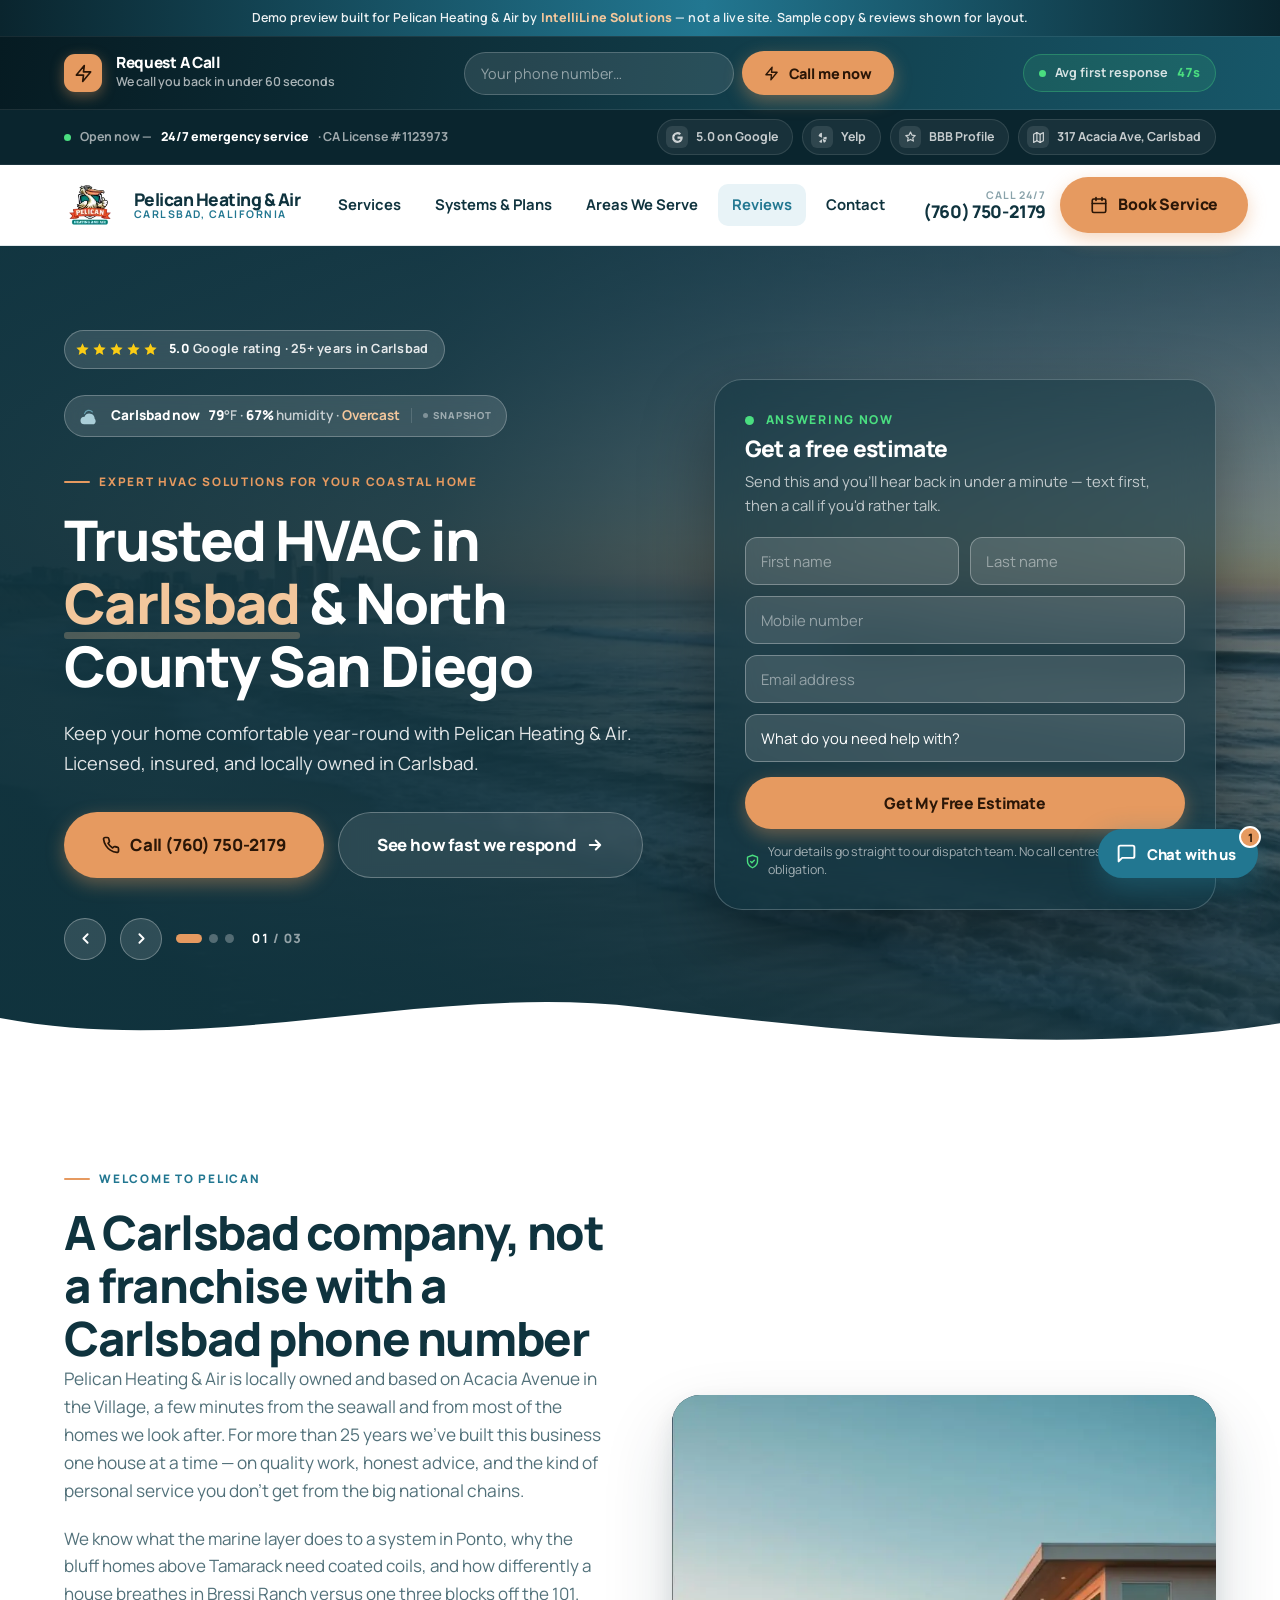
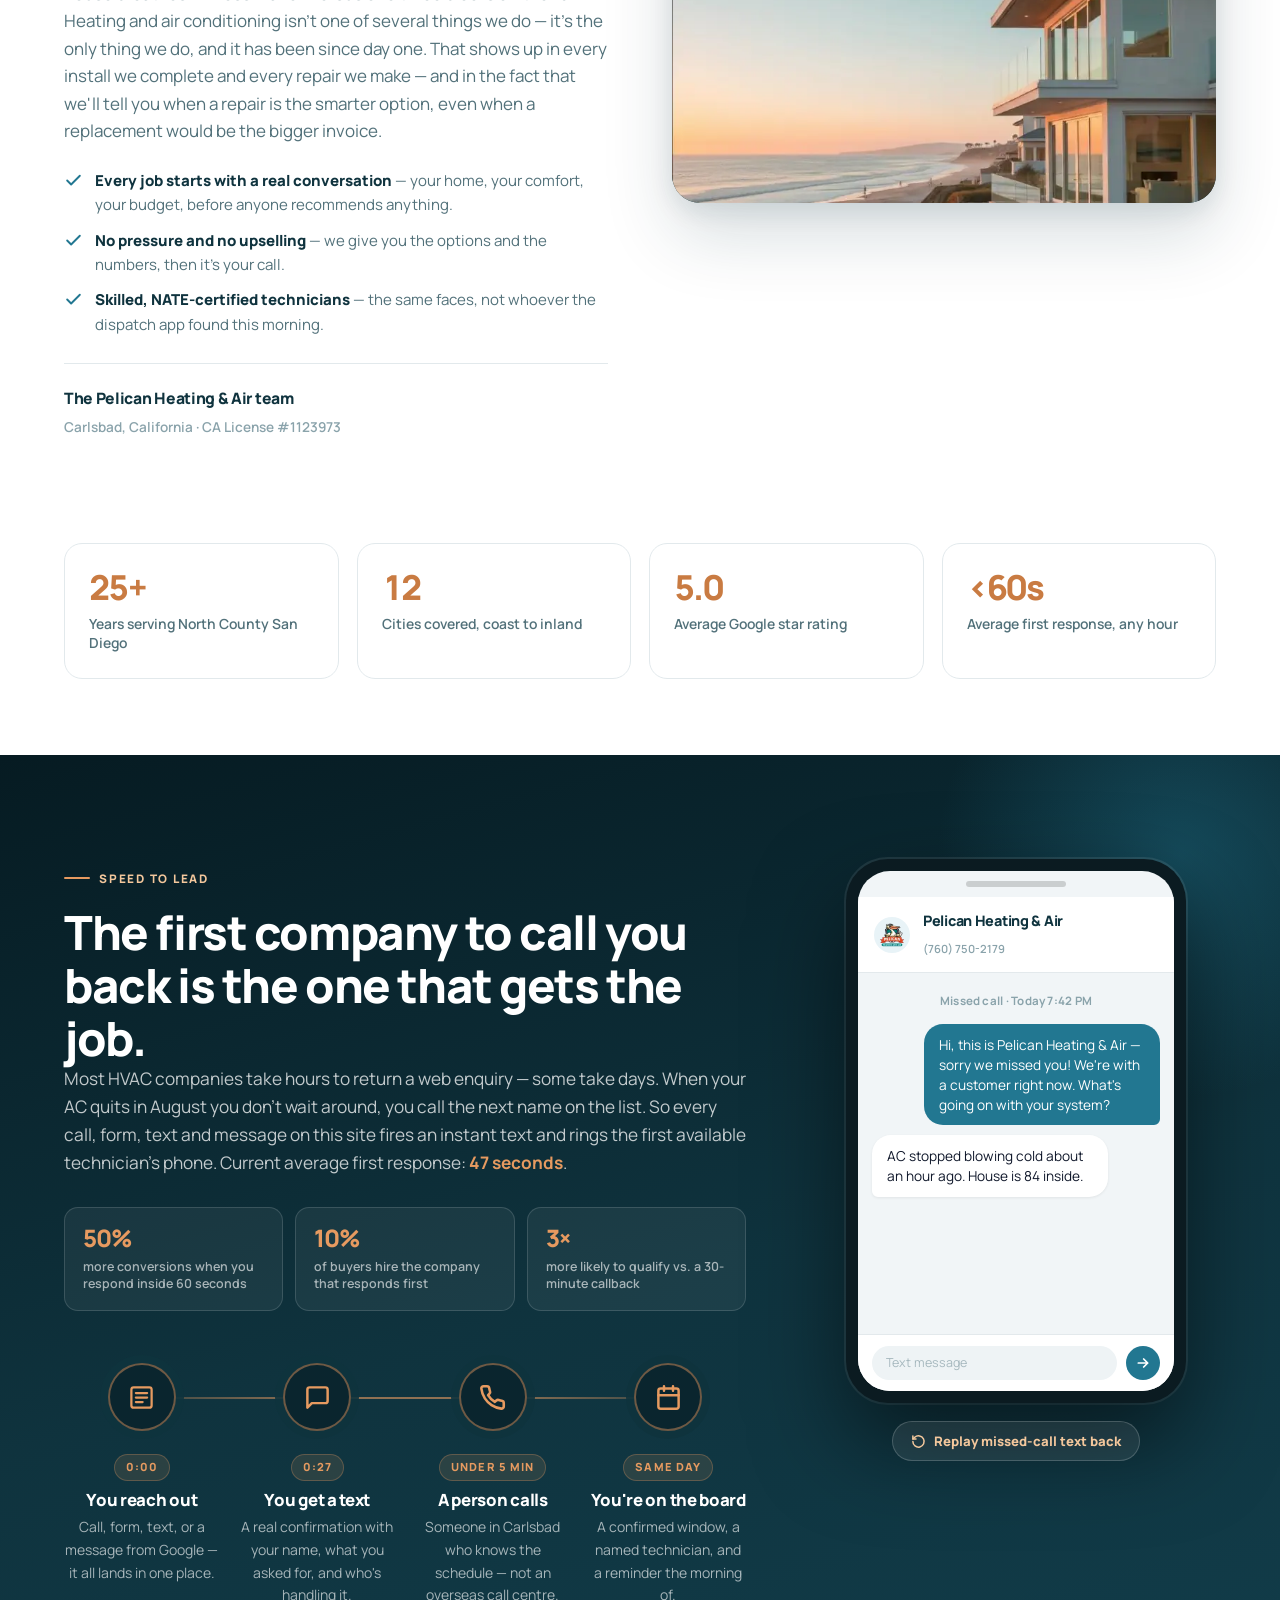
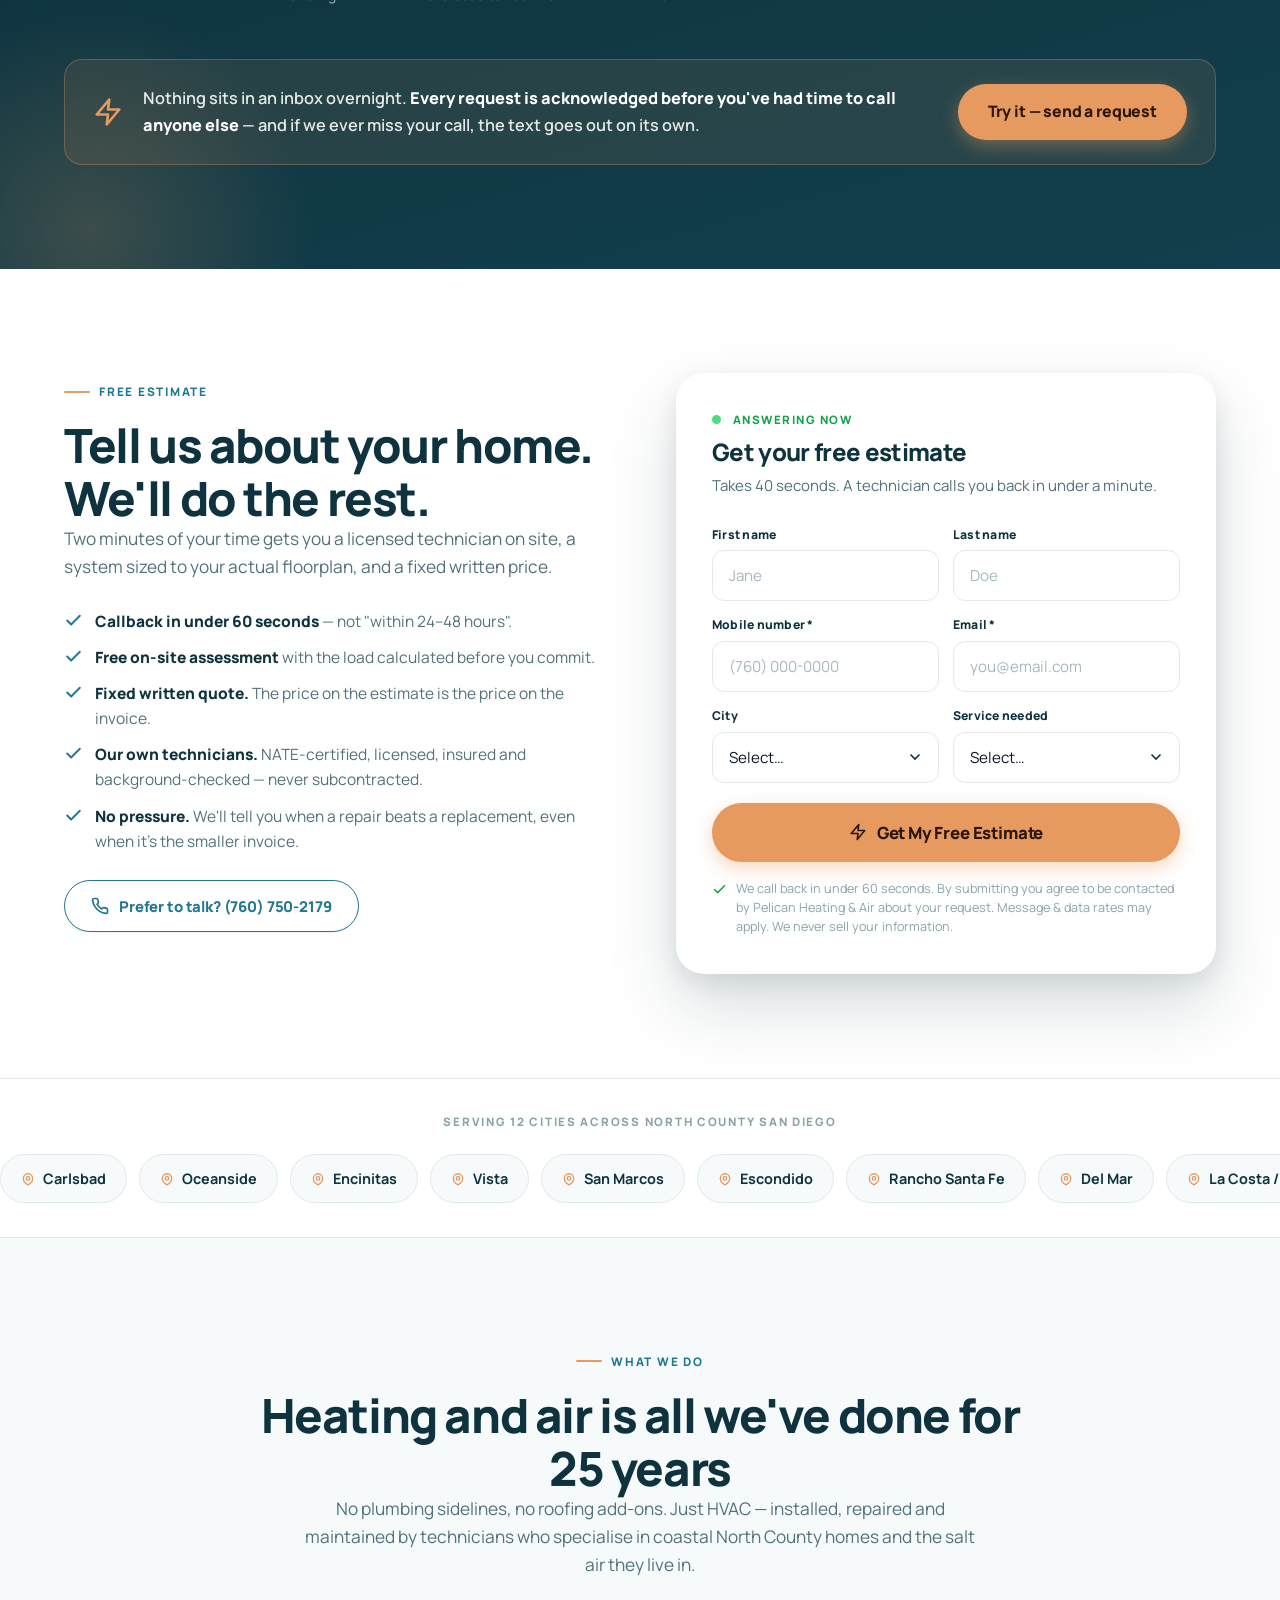
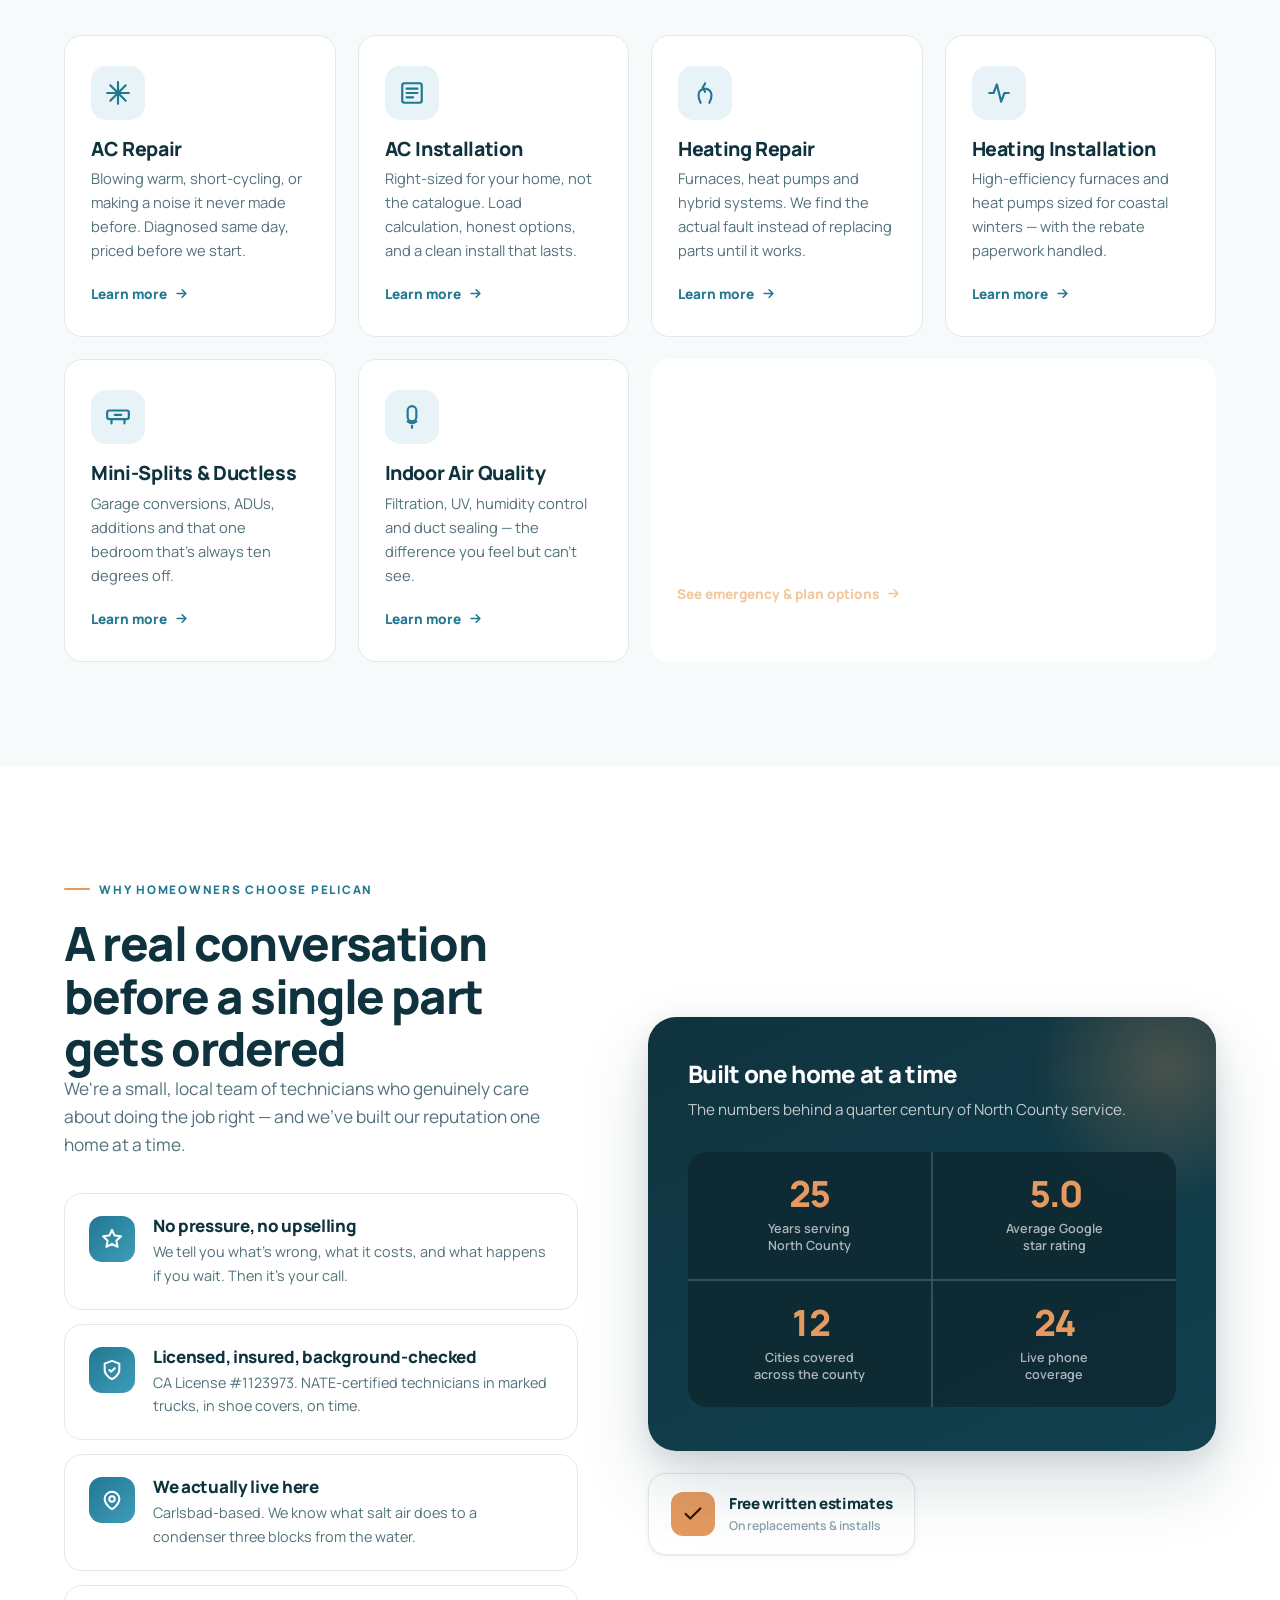
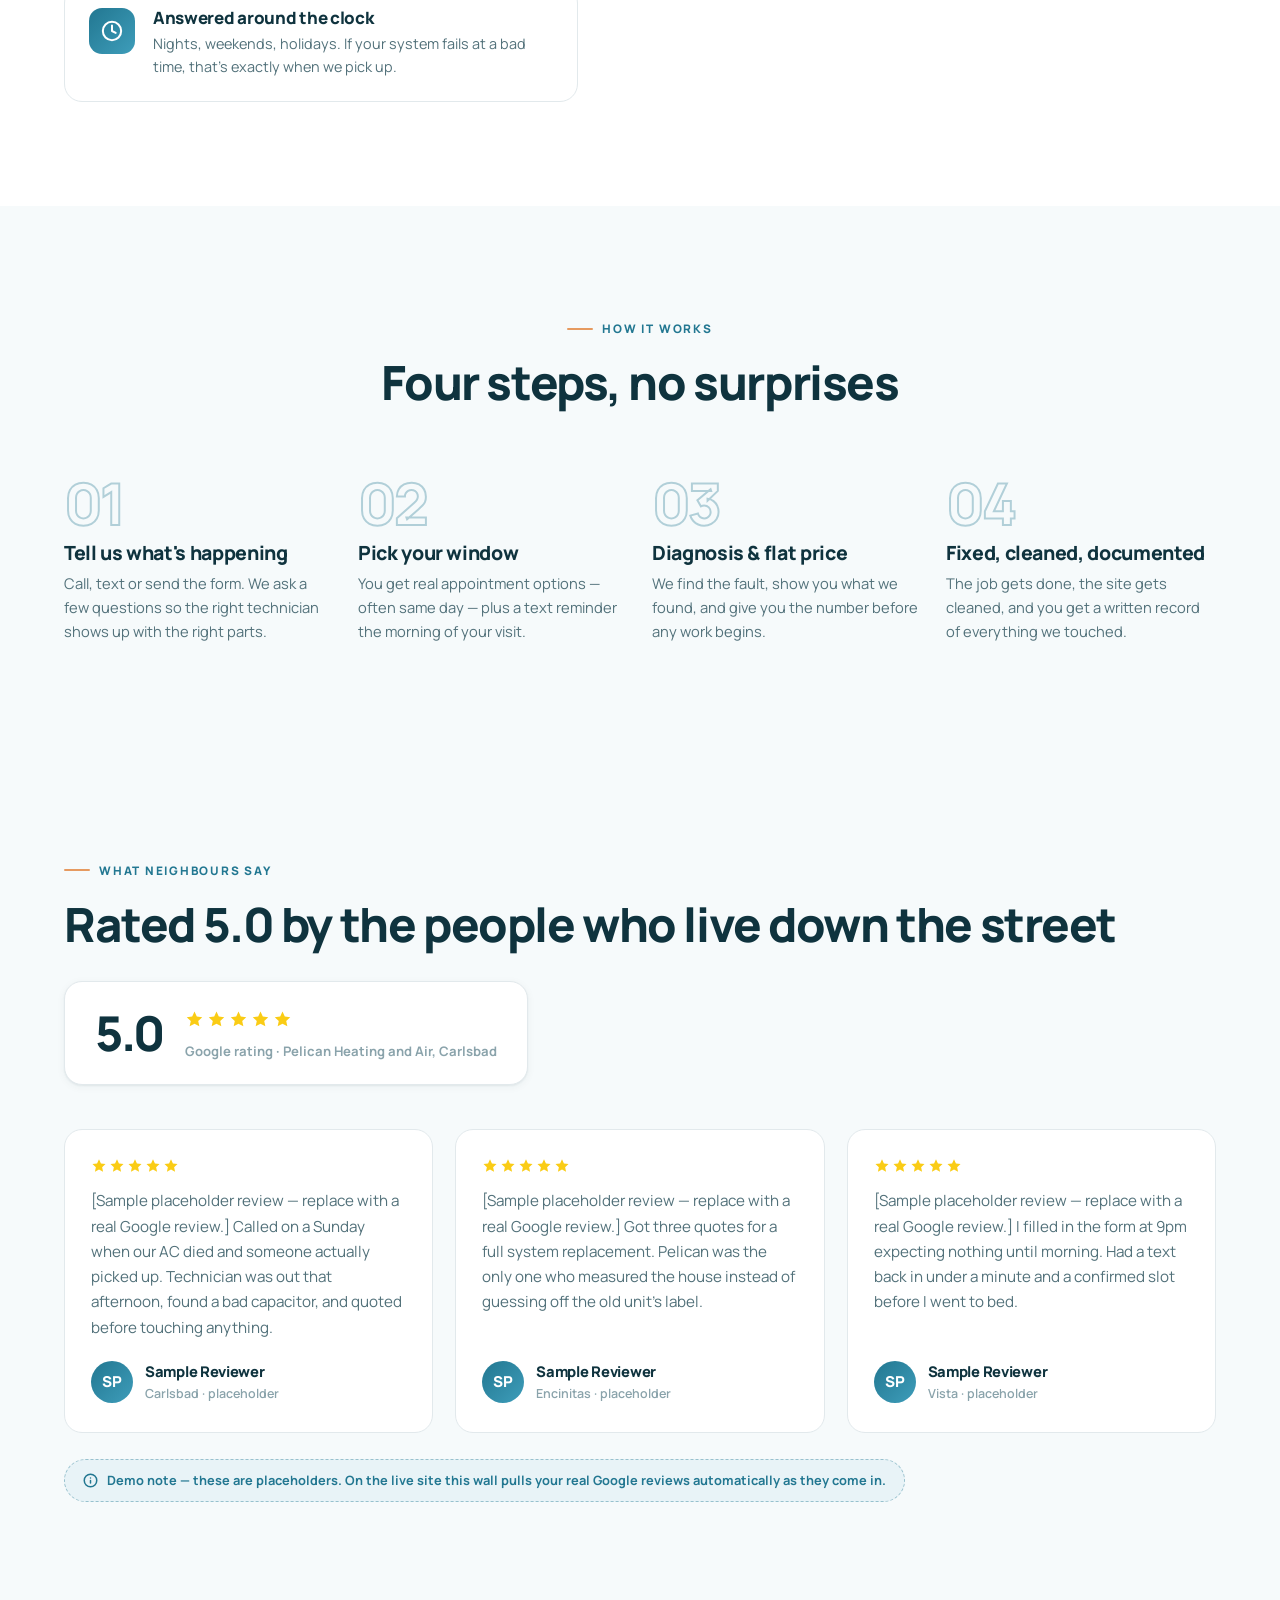
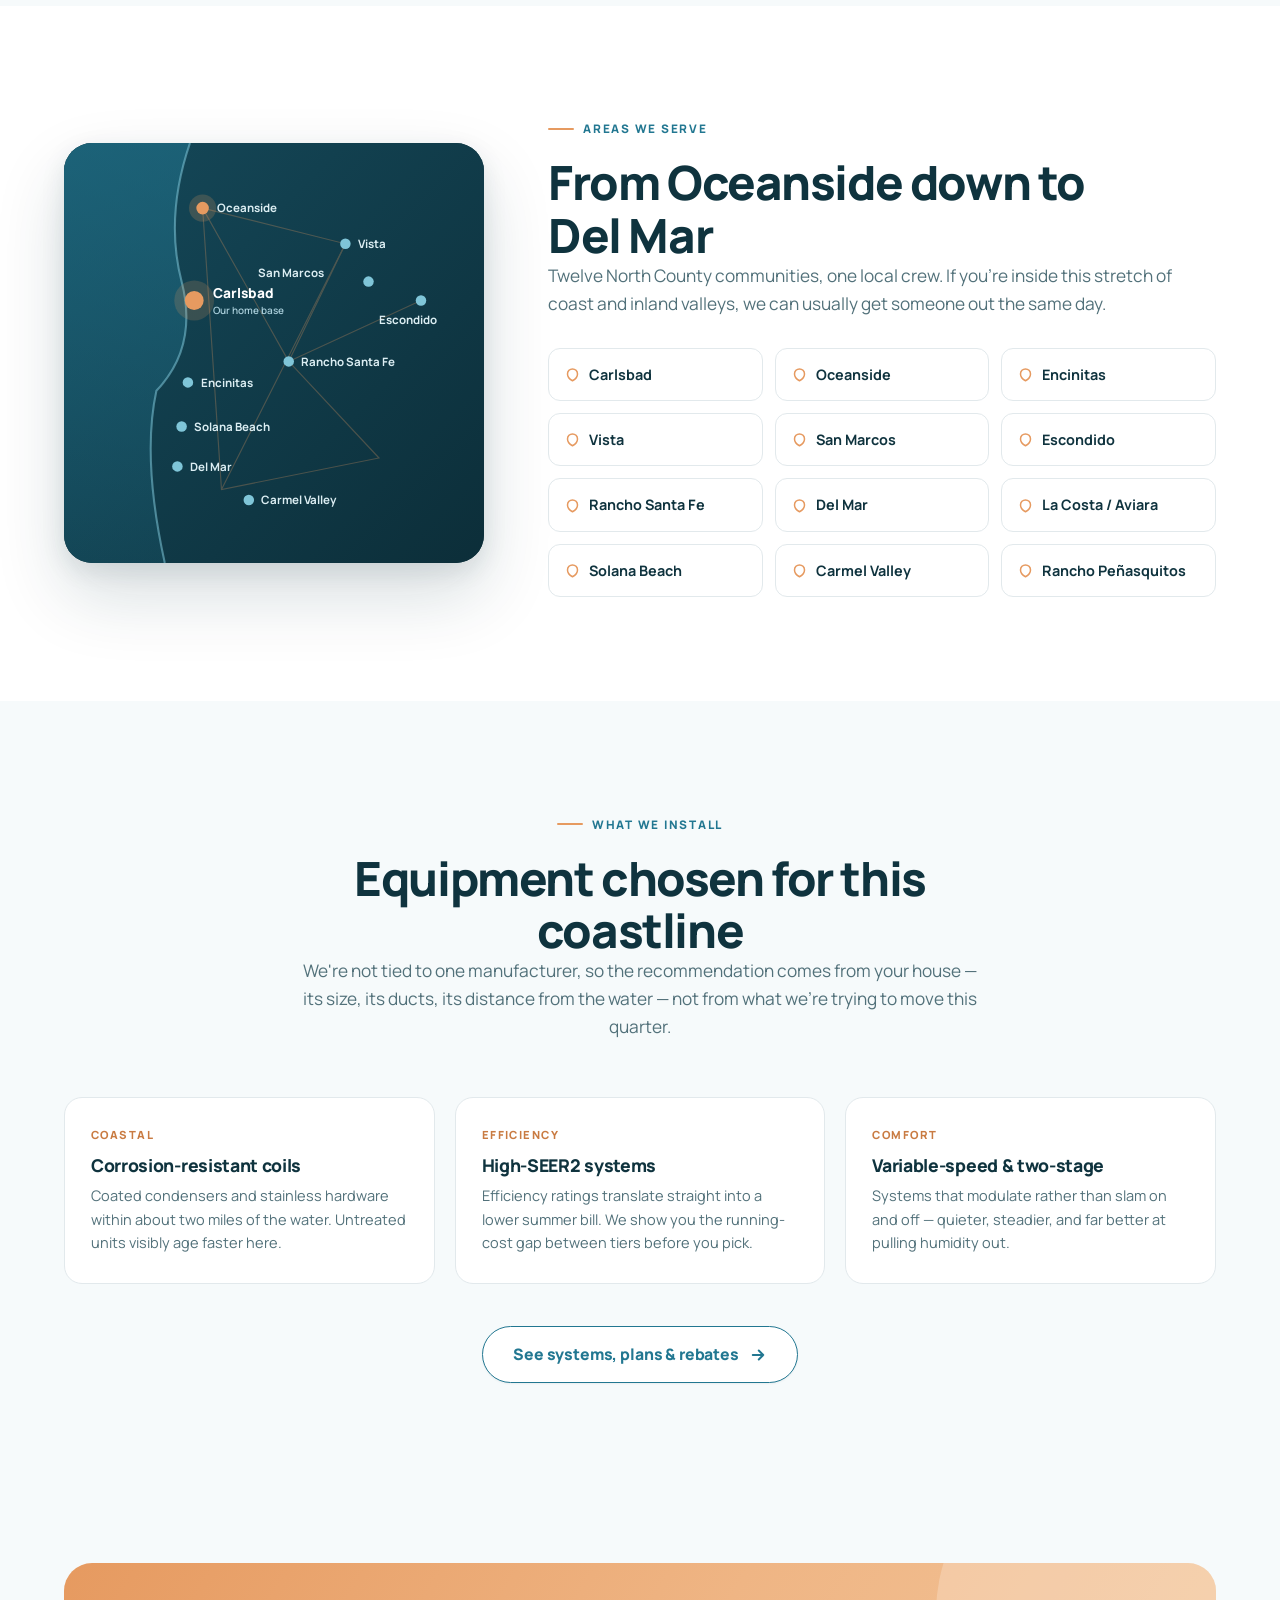
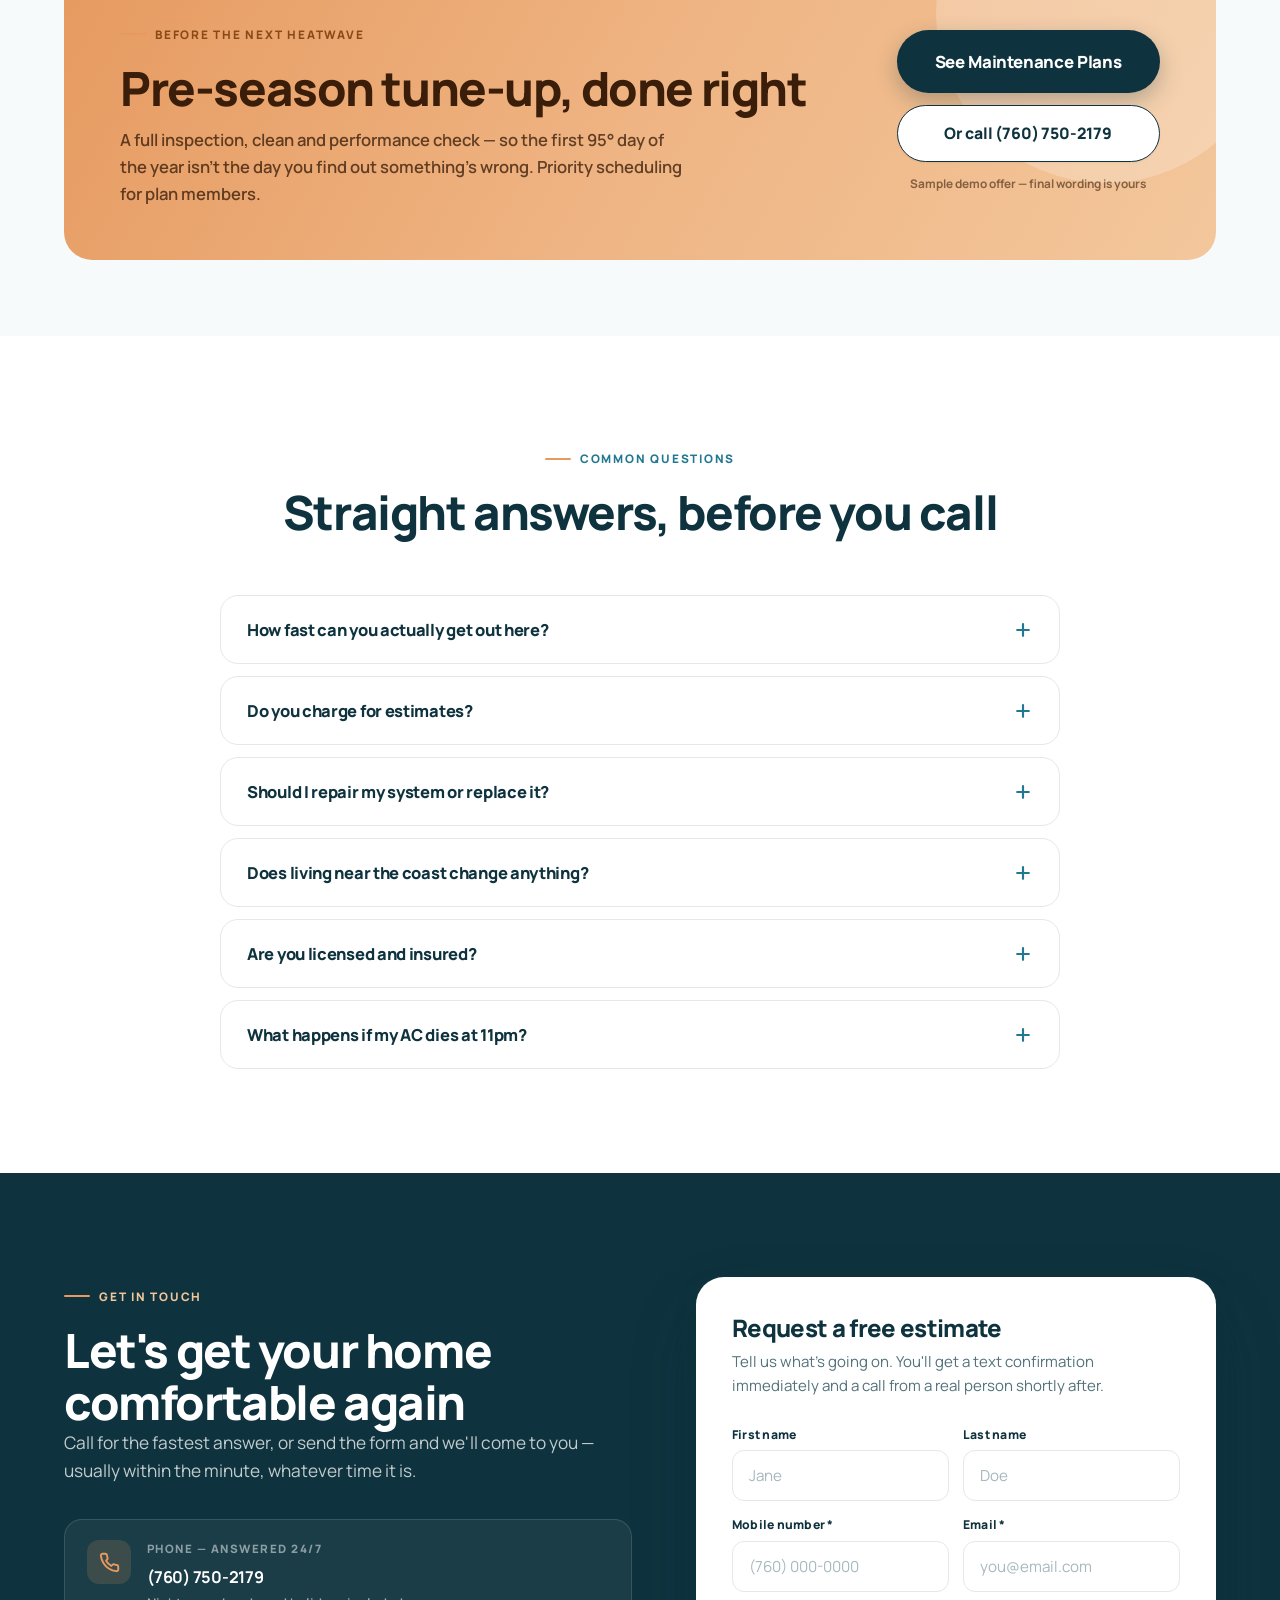
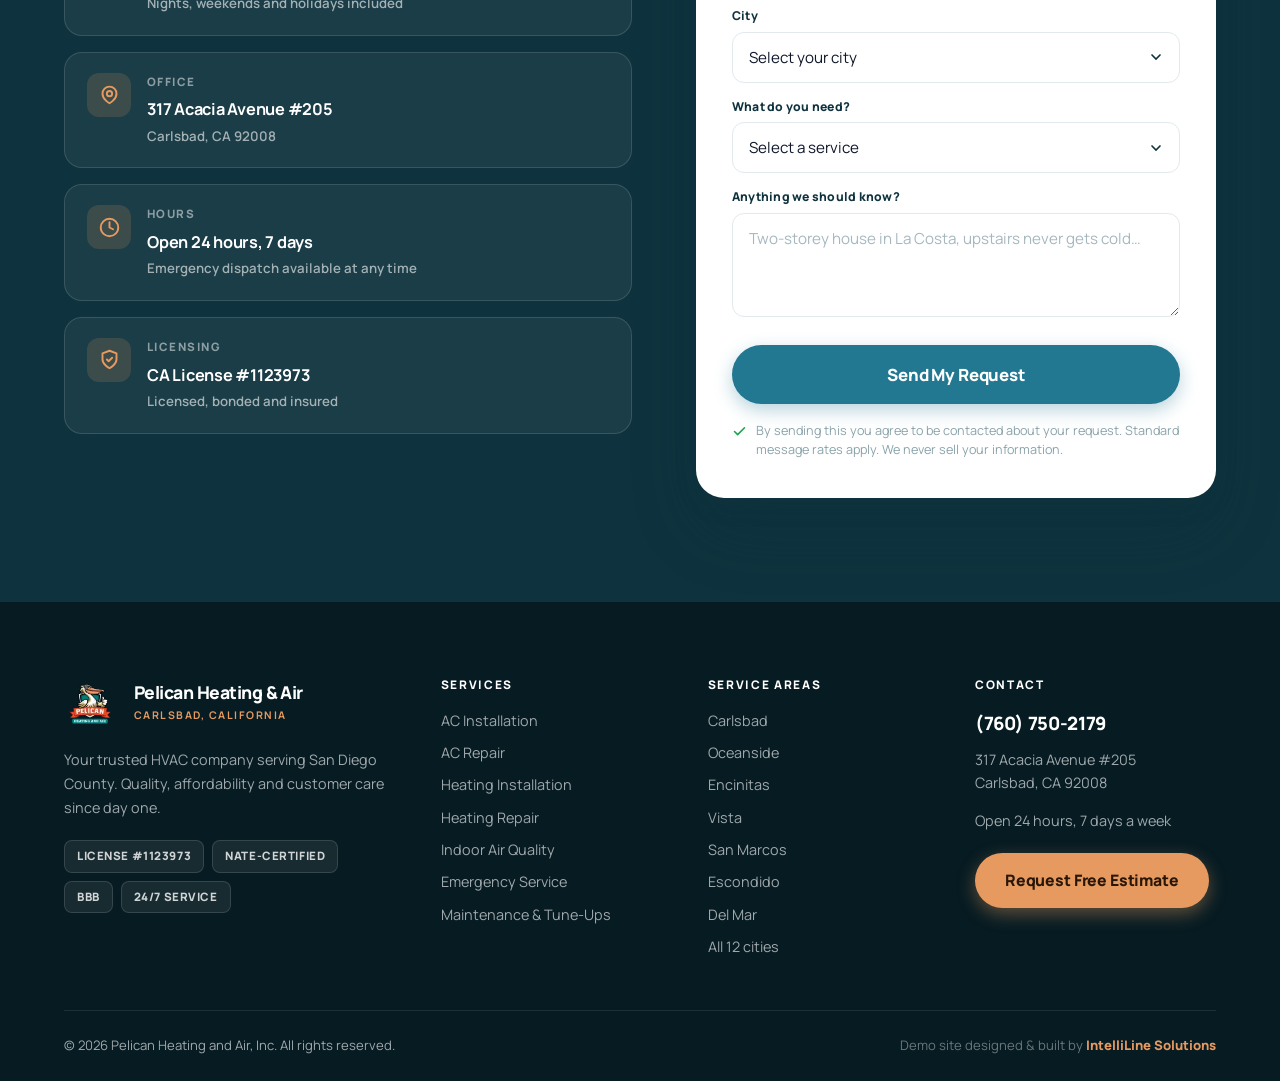
<file: index.html>
<!DOCTYPE html>
<html lang="en">
<head>
<meta charset="utf-8">
<meta name="viewport" content="width=device-width,initial-scale=1">
<title>Pelican Heating &amp; Air | 60-Second Callback | HVAC in Carlsbad, CA</title>
<meta name="description" content="Licensed, insured, locally owned HVAC in Carlsbad and North County San Diego. AC repair, heating, heat pumps and 24/7 emergency service. Callback in under 60 seconds. (760) 750-2179.">
<meta name="robots" content="noindex,nofollow">
<meta property="og:title" content="Pelican Heating &amp; Air | 60-Second Callback | HVAC in Carlsbad, CA">
<meta property="og:description" content="Licensed, insured, locally owned HVAC in Carlsbad and North County San Diego. AC repair, heating, heat pumps and 24/7 emergency service. Callback in under 60 seconds. (760) 750-2179.">
<meta property="og:type" content="website">
<link rel="icon" href="assets/logo.webp">
<link rel="preconnect" href="https://fonts.googleapis.com">
<link rel="preconnect" href="https://fonts.gstatic.com" crossorigin>
<link href="https://fonts.googleapis.com/css2?family=Manrope:wght@500;600;700;800&display=swap" rel="stylesheet">
<link rel="stylesheet" href="assets/styles.css">
</head>
<body data-page="home">

<div class="demobar">
  Demo preview built for Pelican Heating &amp; Air by <b>IntelliLine Solutions</b> — not a live site. Sample copy &amp; reviews shown for layout.
</div>


<div class="reqbar">
  <div class="wrap">
    <div class="reqbar-l">
      <span class="reqbar-ico"><svg viewBox="0 0 24 24" fill="none" stroke="currentColor" stroke-width="2.1" stroke-linecap="round" stroke-linejoin="round"><path d="M13 2L3 14h9l-1 8 10-12h-9z"/></svg></span>
      <span class="reqbar-t">
        <b>Request A Call</b>
        <span>We call you back in under 60 seconds</span>
      </span>
    </div>
    <form class="reqbar-form" id="reqForm" novalidate>
      <input type="tel" id="reqPhone" placeholder="Your phone number…" aria-label="Your phone number for a callback" autocomplete="tel" required>
      <button class="btn btn--primary" type="submit"><svg viewBox="0 0 24 24" fill="none" stroke="currentColor" stroke-width="2.1" stroke-linecap="round" stroke-linejoin="round"><path d="M13 2L3 14h9l-1 8 10-12h-9z"/></svg> Call me now</button>
    </form>
    <span class="reqbar-ok" id="reqOk"><svg viewBox="0 0 24 24" fill="none" stroke="currentColor" stroke-width="2.4" stroke-linecap="round" stroke-linejoin="round"><path d="M20 6L9 17l-5-5"/></svg> Got it — calling you now.</span>
    <span class="reqbar-live"><span class="pulse-dot"></span> Avg first response <b id="avgResp">47s</b></span>
  </div>
</div>

<div class="socials">
  <div class="wrap">
    <span class="socials-l"><span class="pulse-dot"></span> Open now — <b>24/7 emergency service</b> · CA License #1123973</span>
    <span class="socials-r">
    <a class="soc" href="https://www.google.com/search?q=Pelican+Heating+and+Air+Carlsbad" target="_blank" rel="noopener"><i><svg viewBox="0 0 24 24" fill="currentColor"><path d="M21.6 12.2c0-.7-.1-1.4-.2-2H12v3.9h5.4a4.6 4.6 0 0 1-2 3v2.5h3.2c1.9-1.7 3-4.3 3-7.4z"/><path d="M12 22c2.7 0 5-.9 6.6-2.4l-3.2-2.5c-.9.6-2 1-3.4 1-2.6 0-4.8-1.7-5.6-4.1H3.1v2.6A10 10 0 0 0 12 22z"/><path d="M6.4 14c-.2-.6-.3-1.3-.3-2s.1-1.4.3-2V7.4H3.1a10 10 0 0 0 0 9.2z"/><path d="M12 5.9c1.5 0 2.8.5 3.8 1.5l2.8-2.8A10 10 0 0 0 3.1 7.4L6.4 10c.8-2.4 3-4.1 5.6-4.1z"/></svg></i><span>5.0 on Google</span></a>
    <a class="soc" href="https://www.yelp.com/biz/pelican-heating-and-air-carlsbad-2" target="_blank" rel="noopener"><i><svg viewBox="0 0 24 24" fill="currentColor"><path d="M11 3.2v9.1L5.4 9.6a1 1 0 0 1-.5-1.3 8.9 8.9 0 0 1 4.9-4.9 1 1 0 0 1 1.2.8z"/><path d="M11 15.4v5.4a1 1 0 0 1-1.2.9 8.4 8.4 0 0 1-3.3-1.6 1 1 0 0 1-.1-1.4z"/><path d="M13.4 14.6l4.6 2.7a1 1 0 0 1 .3 1.4 8.6 8.6 0 0 1-2.8 2.6 1 1 0 0 1-1.4-.5l-1.7-4.6a1 1 0 0 1 1-1.6z"/><path d="M13.6 12.2l4.8-1.5a1 1 0 0 1 1.3.8 8.5 8.5 0 0 1-.3 3.8 1 1 0 0 1-1.4.6l-4.5-2.1a1 1 0 0 1 .1-1.6z"/></svg></i><span>Yelp</span></a>
    <a class="soc" href="https://www.bbb.org/us/ca/carlsbad/profile/air-conditioning-contractor/pelican-heating-and-air-inc-1126-1000131248" target="_blank" rel="noopener"><i><svg viewBox="0 0 24 24" fill="none" stroke="currentColor" stroke-width="2.2" stroke-linecap="round" stroke-linejoin="round"><path d="M12 2l2.6 5.6 6.1.8-4.5 4.2 1.2 6-5.4-3-5.4 3 1.2-6L3.3 8.4l6.1-.8z"/></svg></i><span>BBB Profile</span></a>
    <a class="soc" href="https://maps.google.com/?q=317+Acacia+Avenue+205+Carlsbad+CA+92008" target="_blank" rel="noopener"><i><svg viewBox="0 0 24 24" fill="none" stroke="currentColor" stroke-width="2.2" stroke-linecap="round" stroke-linejoin="round"><path d="M9 3L3 6v15l6-3 6 3 6-3V3l-6 3z"/><path d="M9 3v15M15 6v15"/></svg></i><span>317 Acacia Ave, Carlsbad</span></a>
    </span>
  </div>
</div>


<header class="hdr" id="hdr">
  <div class="wrap">
    <a class="brand" href="index.html">
      <img src="assets/logo.webp" alt="Pelican Heating and Air logo" onerror="this.style.display='none'">
      <span class="brand-txt">
        <b>Pelican Heating &amp; Air</b>
        <span>Carlsbad, California</span>
      </span>
    </a>
    <nav class="nav">
      <a href="services.html">Services</a>
      <a href="systems.html">Systems &amp; Plans</a>
      <a href="service-areas.html">Areas We Serve</a>
      <a href="index.html#reviews" class="is-active">Reviews</a>
      <a href="contact.html">Contact</a>
    </nav>
    <div class="hdr-cta">
      <a class="hdr-phone" href="tel:+17607502179">
        <span>Call 24/7</span>
        <b>(760) 750-2179</b>
      </a>
      <a class="btn btn--primary" href="contact.html"><svg viewBox="0 0 24 24" fill="none" stroke="currentColor" stroke-width="2.2" stroke-linecap="round" stroke-linejoin="round"><rect x="3" y="4" width="18" height="18" rx="2"/><path d="M16 2v4M8 2v4M3 10h18"/></svg> Book Service</a>
      <button class="burger" id="burger" aria-label="Open menu">
        <svg viewBox="0 0 24 24" fill="none" stroke="currentColor" stroke-width="2.4" stroke-linecap="round"><path d="M4 7h16M4 12h16M4 17h16"/></svg>
      </button>
    </div>
  </div>
</header>

<div class="mobnav" id="mobnav">
  <div class="mobnav-top">
    <img src="assets/logo.webp" alt="" onerror="this.style.display='none'">
    <button class="mobclose" id="mobclose" aria-label="Close menu">
      <svg viewBox="0 0 24 24" fill="none" stroke="currentColor" stroke-width="2.4" stroke-linecap="round"><path d="M6 6l12 12M18 6L6 18"/></svg>
    </button>
  </div>
  <a class="mlink" href="index.html">Home</a>
  <a class="mlink" href="services.html">Services</a>
  <a class="mlink" href="systems.html">Systems &amp; Plans</a>
  <a class="mlink" href="service-areas.html">Areas We Serve</a>
  <a class="mlink" href="index.html#reviews">Reviews</a>
  <a class="mlink" href="contact.html">Contact</a>
  <a class="btn btn--primary" href="tel:+17607502179">Call (760) 750-2179</a>
  <a class="btn btn--ghost" href="contact.html">Request Free Estimate</a>
</div>

<main>

<!-- ══ 1. hero ═══════════════════════════════════════════════════════════ -->
<section class="hero" id="top">
  <div class="hero-bg" aria-hidden="true"></div>
  <div class="hero-veil"></div>

  <div class="wrap">
    <div class="hero-grid">
      <div>
        <div class="hero-rating rv">
          <span class="stars" aria-hidden="true"><svg viewBox="0 0 24 24" fill="currentColor"><path d="M12 2l2.9 6.3 6.9.8-5.1 4.7 1.4 6.8L12 17.3 5.9 20.6l1.4-6.8L2.2 9.1l6.9-.8z"/></svg><svg viewBox="0 0 24 24" fill="currentColor"><path d="M12 2l2.9 6.3 6.9.8-5.1 4.7 1.4 6.8L12 17.3 5.9 20.6l1.4-6.8L2.2 9.1l6.9-.8z"/></svg><svg viewBox="0 0 24 24" fill="currentColor"><path d="M12 2l2.9 6.3 6.9.8-5.1 4.7 1.4 6.8L12 17.3 5.9 20.6l1.4-6.8L2.2 9.1l6.9-.8z"/></svg><svg viewBox="0 0 24 24" fill="currentColor"><path d="M12 2l2.9 6.3 6.9.8-5.1 4.7 1.4 6.8L12 17.3 5.9 20.6l1.4-6.8L2.2 9.1l6.9-.8z"/></svg><svg viewBox="0 0 24 24" fill="currentColor"><path d="M12 2l2.9 6.3 6.9.8-5.1 4.7 1.4 6.8L12 17.3 5.9 20.6l1.4-6.8L2.2 9.1l6.9-.8z"/></svg></span>
          <span><b>5.0</b> Google rating · 25+ years in Carlsbad</span>
        </div>

        <div class="wxbar rv rv-d1" id="wx" title="Live conditions in Carlsbad">
          <span class="wxbar-ico" id="wxIcon" aria-hidden="true"></span>
          <span class="wxbar-t">
            <b>Carlsbad now</b>
            <span id="wxTemp">79</span>&deg;F
            &middot; <span id="wxHum">67%</span> humidity
            &middot; <span id="wxCond">Overcast</span>
          </span>
          <span class="wxbar-badge is-snap" id="wxBadge">
            <span class="pulse-dot"></span><span id="wxBadgeT">SNAPSHOT</span>
          </span>
        </div>

        <div class="slides" id="slides">
          
        <div class="slide is-on" data-slide="0">
          <span class="eyebrow" style="color:var(--sand)">Expert HVAC solutions for your coastal home</span>
          <h1 class="hero-h">Trusted HVAC in <em>Carlsbad</em> &amp; North County <span class="nb">San Diego</span></h1>
          <p class="hero-sub">Keep your home comfortable year-round with Pelican Heating &amp; Air. Licensed, insured, and locally owned in Carlsbad.</p>
          <div class="hero-btns">
            <a class="btn btn--primary btn--lg" href="tel:+17607502179"><svg viewBox="0 0 24 24" fill="none" stroke="currentColor" stroke-width="2.3" stroke-linecap="round" stroke-linejoin="round"><path d="M22 16.9v3a2 2 0 0 1-2.2 2 19.8 19.8 0 0 1-8.6-3.1 19.5 19.5 0 0 1-6-6A19.8 19.8 0 0 1 2.1 4.2 2 2 0 0 1 4.1 2h3a2 2 0 0 1 2 1.7c.1 1 .4 1.9.7 2.8a2 2 0 0 1-.5 2.1L8.1 9.9a16 16 0 0 0 6 6l1.3-1.2a2 2 0 0 1 2.1-.5c.9.3 1.8.6 2.8.7a2 2 0 0 1 1.7 2z"/></svg> Call (760) 750-2179</a>
            <a class="btn btn--ghost btn--lg" href="#speed">See how fast we respond <svg viewBox="0 0 24 24" fill="none" stroke="currentColor" stroke-width="2.6" stroke-linecap="round" stroke-linejoin="round"><path d="M5 12h14M13 6l6 6-6 6"/></svg></a>
          </div>
        </div>
        <div class="slide" data-slide="1">
          <span class="eyebrow" style="color:var(--sand)">Emergency service · 24 hours, 7 days</span>
          <p class="hero-h">No cooling at 2am?<br>We <em>actually answer</em>.</p>
          <p class="hero-sub">No answering service, no overnight voicemail box. Nights, weekends and holidays, the phone is picked up by someone in Carlsbad who can see today's schedule and get you on it.</p>
          <div class="hero-btns">
            <a class="btn btn--primary btn--lg" href="tel:+17607502179"><svg viewBox="0 0 24 24" fill="none" stroke="currentColor" stroke-width="2.3" stroke-linecap="round" stroke-linejoin="round"><path d="M22 16.9v3a2 2 0 0 1-2.2 2 19.8 19.8 0 0 1-8.6-3.1 19.5 19.5 0 0 1-6-6A19.8 19.8 0 0 1 2.1 4.2 2 2 0 0 1 4.1 2h3a2 2 0 0 1 2 1.7c.1 1 .4 1.9.7 2.8a2 2 0 0 1-.5 2.1L8.1 9.9a16 16 0 0 0 6 6l1.3-1.2a2 2 0 0 1 2.1-.5c.9.3 1.8.6 2.8.7a2 2 0 0 1 1.7 2z"/></svg> Call (760) 750-2179</a>
            <a class="btn btn--ghost btn--lg" href="#speed">How our dispatch works <svg viewBox="0 0 24 24" fill="none" stroke="currentColor" stroke-width="2.6" stroke-linecap="round" stroke-linejoin="round"><path d="M5 12h14M13 6l6 6-6 6"/></svg></a>
          </div>
        </div>
        <div class="slide" data-slide="2">
          <span class="eyebrow" style="color:var(--sand)">System replacement · Free written estimates</span>
          <p class="hero-h">A new system,<br>sized for <em>your house</em>.</p>
          <p class="hero-sub">We measure the home — square footage, insulation, window orientation, ceiling height — before we recommend anything. Then you get the number in writing, itemised, with no pressure attached.</p>
          <div class="hero-btns">
            <a class="btn btn--primary btn--lg" href="tel:+17607502179"><svg viewBox="0 0 24 24" fill="none" stroke="currentColor" stroke-width="2.3" stroke-linecap="round" stroke-linejoin="round"><path d="M22 16.9v3a2 2 0 0 1-2.2 2 19.8 19.8 0 0 1-8.6-3.1 19.5 19.5 0 0 1-6-6A19.8 19.8 0 0 1 2.1 4.2 2 2 0 0 1 4.1 2h3a2 2 0 0 1 2 1.7c.1 1 .4 1.9.7 2.8a2 2 0 0 1-.5 2.1L8.1 9.9a16 16 0 0 0 6 6l1.3-1.2a2 2 0 0 1 2.1-.5c.9.3 1.8.6 2.8.7a2 2 0 0 1 1.7 2z"/></svg> Call (760) 750-2179</a>
            <a class="btn btn--ghost btn--lg" href="systems.html">See what we install <svg viewBox="0 0 24 24" fill="none" stroke="currentColor" stroke-width="2.6" stroke-linecap="round" stroke-linejoin="round"><path d="M5 12h14M13 6l6 6-6 6"/></svg></a>
          </div>
        </div>
        </div>

        <div class="hero-nav">
          <button class="hnav-btn" id="hPrev" aria-label="Previous slide">
            <svg viewBox="0 0 24 24" fill="none" stroke="currentColor" stroke-width="2.6" stroke-linecap="round" stroke-linejoin="round"><path d="M15 6l-6 6 6 6"/></svg>
          </button>
          <button class="hnav-btn" id="hNext" aria-label="Next slide">
            <svg viewBox="0 0 24 24" fill="none" stroke="currentColor" stroke-width="2.6" stroke-linecap="round" stroke-linejoin="round"><path d="M9 6l6 6-6 6"/></svg>
          </button>
          <span class="hdots" id="hDots"><span class="hdot is-on" data-dot="0"></span><span class="hdot" data-dot="1"></span><span class="hdot" data-dot="2"></span></span>
          <span class="hcount"><b id="hNum">01</b> / 03</span>
        </div>

      </div>

      <!-- hero estimate form -->
      <div class="hero-card rv rv-d3">
        <div id="hFormWrap">
          <div class="hero-card-h"><span class="pulse-dot"></span><b>Answering now</b></div>
          <h3>Get a free estimate</h3>
          <p>Send this and you'll hear back in under a minute &mdash; text first, then a call if you'd rather talk.</p>
          <form class="hcf" id="hForm" novalidate>
            <div class="hcf-row">
              <input type="text" name="first" placeholder="First name" aria-label="First name" autocomplete="given-name" required>
              <input type="text" name="last" placeholder="Last name" aria-label="Last name" autocomplete="family-name">
            </div>
            <input type="tel" name="phone" placeholder="Mobile number" aria-label="Mobile number" autocomplete="tel" required>
            <input type="email" name="email" placeholder="Email address" aria-label="Email address" autocomplete="email" required>
            <select name="need" aria-label="What do you need help with?" required>
              <option value="">What do you need help with?</option>
              <option>AC isn't cooling</option>
              <option>Heater isn't working</option>
              <option>New system / replacement quote</option>
              <option>Maintenance or tune-up</option>
              <option>Mini-split or ductless</option>
              <option>Indoor air quality</option>
              <option>Something else</option>
            </select>
            <button class="btn btn--primary" type="submit">Get My Free Estimate</button>
          </form>
          <div class="hcf-note">
            <svg viewBox="0 0 24 24" fill="none" stroke="currentColor" stroke-width="2.2" stroke-linecap="round" stroke-linejoin="round"><path d="M12 22s8-4 8-10V5l-8-3-8 3v7c0 6 8 10 8 10z"/><path d="M9 12l2 2 4-4"/></svg>
            <span>Your details go straight to our dispatch team. No call centres, no spam, no obligation.</span>
          </div>
        </div>

        <div class="hero-success" id="hSuccess">
          <div class="tick"><svg viewBox="0 0 24 24" fill="none" stroke="currentColor" stroke-width="2.4" stroke-linecap="round" stroke-linejoin="round"><path d="M20 6L9 17l-5-5"/></svg></div>
          <h4>Got it &mdash; you're in the queue</h4>
          <p>A confirmation text just went out and dispatch has your request.</p>
          <div class="hero-timer"><b id="hTimer">0.0</b><span>seconds to first response</span></div>
          <p style="font-size:.76rem;color:rgba(255,255,255,.45);margin-top:14px">Demo preview &mdash; nothing was actually sent.</p>
        </div>
      </div>
    </div>
  </div>

  <div class="hero-wave">
    <svg viewBox="0 0 1440 90" preserveAspectRatio="none" aria-hidden="true">
      <path d="M0 46 C 240 92, 480 6, 720 34 C 960 62, 1200 90, 1440 52 L1440 90 L0 90Z" fill="#ffffff"/>
    </svg>
  </div>
</section>
<!-- ══ 3b. welcome ═══════════════════════════════════════════════════════ -->
<section class="section" id="welcome">
  <div class="wrap">
    <div class="welcome">
      <div class="rv">
        <span class="eyebrow">Welcome to Pelican</span>
        <h2>A Carlsbad company, not a franchise with a Carlsbad phone number</h2>
        <p class="lede" style="margin-bottom:20px">
          Pelican Heating &amp; Air is locally owned and based on Acacia Avenue in the Village, a few
          minutes from the seawall and from most of the homes we look after. For more than 25 years we've built this business one house
          at a time — on quality work, honest advice, and the kind of personal service you don't get
          from the big national chains.
        </p>
        <p style="color:var(--slate)">
          We know what the marine layer does to a system in Ponto, why the bluff homes above Tamarack
          need coated coils, and how differently a house breathes in Bressi Ranch versus one three
          blocks off the 101. Heating and air conditioning isn't one of several things we do — it's
          the only thing we do, and it has been since day one. That shows up in every install we complete and every repair
          we make — and in the fact that we'll tell you when a repair is the smarter option, even
          when a replacement would be the bigger invoice.
        </p>
        <ul class="dlist" style="margin-top:24px">
          <li><svg viewBox="0 0 24 24" fill="none" stroke="currentColor" stroke-width="2.4" stroke-linecap="round" stroke-linejoin="round"><path d="M20 6L9 17l-5-5"/></svg><span><b>Every job starts with a real conversation</b> — your home, your comfort, your budget, before anyone recommends anything.</span></li>
          <li><svg viewBox="0 0 24 24" fill="none" stroke="currentColor" stroke-width="2.4" stroke-linecap="round" stroke-linejoin="round"><path d="M20 6L9 17l-5-5"/></svg><span><b>No pressure and no upselling</b> — we give you the options and the numbers, then it's your call.</span></li>
          <li><svg viewBox="0 0 24 24" fill="none" stroke="currentColor" stroke-width="2.4" stroke-linecap="round" stroke-linejoin="round"><path d="M20 6L9 17l-5-5"/></svg><span><b>Skilled, NATE-certified technicians</b> — the same faces, not whoever the dispatch app found this morning.</span></li>
        </ul>
        <div class="sig">
          <b>The Pelican Heating &amp; Air team</b>
          <span>Carlsbad, California · CA License #1123973</span>
        </div>
      </div>

      <div class="welcome-media rv rv-d2">
        <img src="assets/welcome.webp"
             alt="A bluff-top home above the sand on the Carlsbad coast at sunset"
             loading="lazy" decoding="async">
      </div>
    </div>
  </div>
</section>






















<!-- ══ 4. stat strip ═════════════════════════════════════════════════════ -->
<section class="section section--tight" style="padding-top:0">
  <div class="wrap">
    <div class="sstrip">
      <div class="sstat rv"><b data-count="25" data-suffix="+">25+</b><span>Years serving North County San Diego</span></div>
      <div class="sstat rv rv-d1"><b data-count="12">12</b><span>Cities covered, coast to inland</span></div>
      <div class="sstat rv rv-d2"><b data-count="5" data-decimals="1">5.0</b><span>Average Google star rating</span></div>
      <div class="sstat rv rv-d3"><b>&lt;60s</b><span>Average first response, any hour</span></div>
    </div>
  </div>
</section>

<!-- ══ 5. speed to lead ══════════════════════════════════════════════════ -->
<section class="section stl" id="speed">
  <div class="wrap">
    <div class="mc" style="align-items:start">
      <div>
        <span class="eyebrow rv">Speed to lead</span>
        <h2 class="rv rv-d1">The first company to call you back is the one that gets the job.</h2>
        <p class="lede rv rv-d2">
          Most HVAC companies take hours to return a web enquiry — some take days. When your AC quits
          in August you don't wait around, you call the next name on the list. So every call, form,
          text and message on this site fires an instant text and rings the first available
          technician's phone. Current average first response: <b style="color:var(--sand)">47 seconds</b>.
        </p>

        <div class="mstats rv rv-d3">
          <div class="mstat"><b>50%</b><span>more conversions when you respond inside 60 seconds</span></div>
          <div class="mstat"><b>10%</b><span>of buyers hire the company that responds first</span></div>
          <div class="mstat"><b>3&times;</b><span>more likely to qualify vs. a 30-minute callback</span></div>
        </div>

        <div class="flow" id="flow" style="margin-top:52px">
          <div class="flow-i rv" data-step="0">
            <div class="flow-num"><svg viewBox="0 0 24 24" fill="none" stroke="currentColor" stroke-width="2" stroke-linecap="round" stroke-linejoin="round"><rect x="3" y="3" width="18" height="18" rx="2"/><path d="M7 8h10M7 12h10M7 16h6"/></svg></div>
            <span class="flow-time">0:00</span>
            <h3>You reach out</h3>
            <p>Call, form, text, or a message from Google — it all lands in one place.</p>
          </div>
          <div class="flow-i rv rv-d1" data-step="1">
            <div class="flow-num"><svg viewBox="0 0 24 24" fill="none" stroke="currentColor" stroke-width="2.2" stroke-linecap="round" stroke-linejoin="round"><path d="M21 15a2 2 0 0 1-2 2H7l-4 4V5a2 2 0 0 1 2-2h14a2 2 0 0 1 2 2z"/></svg></div>
            <span class="flow-time">0:27</span>
            <h3>You get a text</h3>
            <p>A real confirmation with your name, what you asked for, and who's handling it.</p>
          </div>
          <div class="flow-i rv rv-d2" data-step="2">
            <div class="flow-num"><svg viewBox="0 0 24 24" fill="none" stroke="currentColor" stroke-width="2.3" stroke-linecap="round" stroke-linejoin="round"><path d="M22 16.9v3a2 2 0 0 1-2.2 2 19.8 19.8 0 0 1-8.6-3.1 19.5 19.5 0 0 1-6-6A19.8 19.8 0 0 1 2.1 4.2 2 2 0 0 1 4.1 2h3a2 2 0 0 1 2 1.7c.1 1 .4 1.9.7 2.8a2 2 0 0 1-.5 2.1L8.1 9.9a16 16 0 0 0 6 6l1.3-1.2a2 2 0 0 1 2.1-.5c.9.3 1.8.6 2.8.7a2 2 0 0 1 1.7 2z"/></svg></div>
            <span class="flow-time">Under 5 min</span>
            <h3>A person calls</h3>
            <p>Someone in Carlsbad who knows the schedule — not an overseas call centre.</p>
          </div>
          <div class="flow-i rv rv-d3" data-step="3">
            <div class="flow-num"><svg viewBox="0 0 24 24" fill="none" stroke="currentColor" stroke-width="2.2" stroke-linecap="round" stroke-linejoin="round"><rect x="3" y="4" width="18" height="18" rx="2"/><path d="M16 2v4M8 2v4M3 10h18"/></svg></div>
            <span class="flow-time">Same day</span>
            <h3>You're on the board</h3>
            <p>A confirmed window, a named technician, and a reminder the morning of.</p>
          </div>
        </div>
      </div>

      <div class="mc-phonewrap rv rv-d2">
        <div class="phone">
          <div class="phone-in">
            <div class="phone-notch"><i></i></div>
            <div class="phone-hdr">
              <img src="assets/logo.webp" alt="" onerror="this.style.display='none'">
              <div>
                <b>Pelican Heating &amp; Air</b>
                <span>(760) 750-2179</span>
              </div>
            </div>
            <div class="phone-body" id="smsBody"></div>
            <div class="phone-foot">
              <i>Text message</i>
              <em><svg viewBox="0 0 24 24" fill="none" stroke="currentColor" stroke-width="2.6" stroke-linecap="round" stroke-linejoin="round"><path d="M5 12h14M13 6l6 6-6 6"/></svg></em>
            </div>
          </div>
        </div>
        <button class="mc-replay" id="smsReplay">
          <svg viewBox="0 0 24 24" fill="none" stroke="currentColor" stroke-width="2.4" stroke-linecap="round" stroke-linejoin="round"><path d="M3 12a9 9 0 1 0 3-6.7L3 8"/><path d="M3 3v5h5"/></svg>
          Replay missed-call text back
        </button>
      </div>
    </div>

    <div class="stl-callout rv" style="margin-top:52px">
      <svg viewBox="0 0 24 24" fill="none" stroke="currentColor" stroke-width="2.1" stroke-linecap="round" stroke-linejoin="round"><path d="M13 2L3 14h9l-1 8 10-12h-9z"/></svg>
      <p>Nothing sits in an inbox overnight. <b>Every request is acknowledged before you've had time to call anyone else</b> — and if we ever miss your call, the text goes out on its own.</p>
      <a class="btn btn--primary" href="#quote">Try it — send a request</a>
    </div>
  </div>
</section>

<!-- ══ 6. quote ══════════════════════════════════════════════════════════ -->
<section class="section" id="quote">
  <div class="wrap">
    <div class="quote">
      <div>
        <span class="eyebrow rv">Free estimate</span>
        <h2 class="rv rv-d1">Tell us about your home. We'll do the rest.</h2>
        <p class="lede rv rv-d2" style="margin-bottom:28px">
          Two minutes of your time gets you a licensed technician on site, a system sized to your
          actual floorplan, and a fixed written price.
        </p>
        <ul class="dlist rv rv-d3">
          <li><svg viewBox="0 0 24 24" fill="none" stroke="currentColor" stroke-width="2.4" stroke-linecap="round" stroke-linejoin="round"><path d="M20 6L9 17l-5-5"/></svg><span><b>Callback in under 60 seconds</b> — not "within 24–48 hours".</span></li>
          <li><svg viewBox="0 0 24 24" fill="none" stroke="currentColor" stroke-width="2.4" stroke-linecap="round" stroke-linejoin="round"><path d="M20 6L9 17l-5-5"/></svg><span><b>Free on-site assessment</b> with the load calculated before you commit.</span></li>
          <li><svg viewBox="0 0 24 24" fill="none" stroke="currentColor" stroke-width="2.4" stroke-linecap="round" stroke-linejoin="round"><path d="M20 6L9 17l-5-5"/></svg><span><b>Fixed written quote.</b> The price on the estimate is the price on the invoice.</span></li>
          <li><svg viewBox="0 0 24 24" fill="none" stroke="currentColor" stroke-width="2.4" stroke-linecap="round" stroke-linejoin="round"><path d="M20 6L9 17l-5-5"/></svg><span><b>Our own technicians.</b> NATE-certified, licensed, insured and background-checked — never subcontracted.</span></li>
          <li><svg viewBox="0 0 24 24" fill="none" stroke="currentColor" stroke-width="2.4" stroke-linecap="round" stroke-linejoin="round"><path d="M20 6L9 17l-5-5"/></svg><span><b>No pressure.</b> We'll tell you when a repair beats a replacement, even when it's the smaller invoice.</span></li>
        </ul>
        <div class="drow-cta rv rv-d4" style="margin-top:26px">
          <a class="btn btn--outline" href="tel:+17607502179"><svg viewBox="0 0 24 24" fill="none" stroke="currentColor" stroke-width="2.3" stroke-linecap="round" stroke-linejoin="round"><path d="M22 16.9v3a2 2 0 0 1-2.2 2 19.8 19.8 0 0 1-8.6-3.1 19.5 19.5 0 0 1-6-6A19.8 19.8 0 0 1 2.1 4.2 2 2 0 0 1 4.1 2h3a2 2 0 0 1 2 1.7c.1 1 .4 1.9.7 2.8a2 2 0 0 1-.5 2.1L8.1 9.9a16 16 0 0 0 6 6l1.3-1.2a2 2 0 0 1 2.1-.5c.9.3 1.8.6 2.8.7a2 2 0 0 1 1.7 2z"/></svg> Prefer to talk? (760) 750-2179</a>
        </div>
      </div>

      <div class="form-card rv rv-d2">
        <div id="heroFormWrap">
          <div class="hero-card-h" style="margin-bottom:10px">
            <span class="pulse-dot"></span>
            <b style="font-size:.72rem;font-weight:800;letter-spacing:.13em;text-transform:uppercase;color:#16A34A">Answering now</b>
          </div>
          <h3>Get your free estimate</h3>
          <p>Takes 40 seconds. A technician calls you back in under a minute.</p>
          <form class="f" id="heroForm" novalidate>
            <div class="f-row">
              <div><label for="qfn">First name</label><input id="qfn" name="first" type="text" placeholder="Jane" autocomplete="given-name" required></div>
              <div><label for="qln">Last name</label><input id="qln" name="last" type="text" placeholder="Doe" autocomplete="family-name"></div>
            </div>
            <div class="f-row">
              <div><label for="qph">Mobile number *</label><input id="qph" name="phone" type="tel" placeholder="(760) 000-0000" autocomplete="tel" required></div>
              <div><label for="qem">Email *</label><input id="qem" name="email" type="email" placeholder="you@email.com" autocomplete="email" required></div>
            </div>
            <div class="f-row">
              <div>
                <label for="qcty">City</label>
                <select id="qcty">
                  <option value="">Select…</option>
                  <option>Carlsbad</option><option>Oceanside</option><option>Encinitas</option>
                  <option>Vista</option><option>San Marcos</option><option>Escondido</option>
                  <option>Rancho Santa Fe</option><option>Del Mar</option><option>La Costa / Aviara</option>
                  <option>Solana Beach</option><option>Carmel Valley</option><option>Rancho Peñasquitos</option>
                </select>
              </div>
              <div>
                <label for="qsvc">Service needed</label>
                <select id="qsvc" name="need" required>
                  <option value="">Select…</option>
                  <option>AC isn't cooling</option>
                  <option>Heater isn't working</option>
                  <option>New system / replacement</option>
                  <option>Maintenance or tune-up</option>
                  <option>Mini-split or ductless</option>
                  <option>Indoor air quality</option>
                  <option>Emergency — no heat or cooling</option>
                </select>
              </div>
            </div>
            <button class="btn btn--primary btn--lg" type="submit"><svg viewBox="0 0 24 24" fill="none" stroke="currentColor" stroke-width="2.1" stroke-linecap="round" stroke-linejoin="round"><path d="M13 2L3 14h9l-1 8 10-12h-9z"/></svg> Get My Free Estimate</button>
            <div class="f-note">
              <svg viewBox="0 0 24 24" fill="none" stroke="currentColor" stroke-width="2.4" stroke-linecap="round" stroke-linejoin="round"><path d="M20 6L9 17l-5-5"/></svg>
              <span>We call back in under 60 seconds. By submitting you agree to be contacted by Pelican Heating &amp; Air about your request. Message &amp; data rates may apply. We never sell your information.</span>
            </div>
          </form>
        </div>

        <div class="form-success" id="heroSuccess">
          <div class="tick"><svg viewBox="0 0 24 24" fill="none" stroke="currentColor" stroke-width="2.4" stroke-linecap="round" stroke-linejoin="round"><path d="M20 6L9 17l-5-5"/></svg></div>
          <h4>Got it — you're in the queue</h4>
          <p>A confirmation text just went out and dispatch has your request.</p>
          <div class="hero-timer" style="background:rgba(22,163,74,.1);border-color:rgba(22,163,74,.35)">
            <b id="heroTimer" style="color:#16A34A">0.0</b><span style="color:#52717A">seconds to first response</span>
          </div>
          <p style="font-size:.78rem;color:#8AA3AB;margin-top:16px">Demo preview — nothing was actually sent.</p>
        </div>
      </div>
    </div>
  </div>
</section>

<!-- ══ 7. city marquee ═══════════════════════════════════════════════════ -->
<div class="marq">
  <div class="marq-h">Serving 12 cities across North County San Diego</div>
  <div class="marq-track"><a class="marq-i" href="service-areas.html#carlsbad"><svg viewBox="0 0 24 24" fill="none" stroke="currentColor" stroke-width="2.3" stroke-linecap="round" stroke-linejoin="round"><path d="M12 22s8-4.5 8-11a8 8 0 1 0-16 0c0 6.5 8 11 8 11z"/><circle cx="12" cy="11" r="3"/></svg>Carlsbad</a><a class="marq-i" href="service-areas.html#oceanside"><svg viewBox="0 0 24 24" fill="none" stroke="currentColor" stroke-width="2.3" stroke-linecap="round" stroke-linejoin="round"><path d="M12 22s8-4.5 8-11a8 8 0 1 0-16 0c0 6.5 8 11 8 11z"/><circle cx="12" cy="11" r="3"/></svg>Oceanside</a><a class="marq-i" href="service-areas.html#encinitas"><svg viewBox="0 0 24 24" fill="none" stroke="currentColor" stroke-width="2.3" stroke-linecap="round" stroke-linejoin="round"><path d="M12 22s8-4.5 8-11a8 8 0 1 0-16 0c0 6.5 8 11 8 11z"/><circle cx="12" cy="11" r="3"/></svg>Encinitas</a><a class="marq-i" href="service-areas.html#vista"><svg viewBox="0 0 24 24" fill="none" stroke="currentColor" stroke-width="2.3" stroke-linecap="round" stroke-linejoin="round"><path d="M12 22s8-4.5 8-11a8 8 0 1 0-16 0c0 6.5 8 11 8 11z"/><circle cx="12" cy="11" r="3"/></svg>Vista</a><a class="marq-i" href="service-areas.html#san-marcos"><svg viewBox="0 0 24 24" fill="none" stroke="currentColor" stroke-width="2.3" stroke-linecap="round" stroke-linejoin="round"><path d="M12 22s8-4.5 8-11a8 8 0 1 0-16 0c0 6.5 8 11 8 11z"/><circle cx="12" cy="11" r="3"/></svg>San Marcos</a><a class="marq-i" href="service-areas.html#escondido"><svg viewBox="0 0 24 24" fill="none" stroke="currentColor" stroke-width="2.3" stroke-linecap="round" stroke-linejoin="round"><path d="M12 22s8-4.5 8-11a8 8 0 1 0-16 0c0 6.5 8 11 8 11z"/><circle cx="12" cy="11" r="3"/></svg>Escondido</a><a class="marq-i" href="service-areas.html#rancho-santa-fe"><svg viewBox="0 0 24 24" fill="none" stroke="currentColor" stroke-width="2.3" stroke-linecap="round" stroke-linejoin="round"><path d="M12 22s8-4.5 8-11a8 8 0 1 0-16 0c0 6.5 8 11 8 11z"/><circle cx="12" cy="11" r="3"/></svg>Rancho Santa Fe</a><a class="marq-i" href="service-areas.html#del-mar"><svg viewBox="0 0 24 24" fill="none" stroke="currentColor" stroke-width="2.3" stroke-linecap="round" stroke-linejoin="round"><path d="M12 22s8-4.5 8-11a8 8 0 1 0-16 0c0 6.5 8 11 8 11z"/><circle cx="12" cy="11" r="3"/></svg>Del Mar</a><a class="marq-i" href="service-areas.html#la-costa-aviara"><svg viewBox="0 0 24 24" fill="none" stroke="currentColor" stroke-width="2.3" stroke-linecap="round" stroke-linejoin="round"><path d="M12 22s8-4.5 8-11a8 8 0 1 0-16 0c0 6.5 8 11 8 11z"/><circle cx="12" cy="11" r="3"/></svg>La Costa / Aviara</a><a class="marq-i" href="service-areas.html#solana-beach"><svg viewBox="0 0 24 24" fill="none" stroke="currentColor" stroke-width="2.3" stroke-linecap="round" stroke-linejoin="round"><path d="M12 22s8-4.5 8-11a8 8 0 1 0-16 0c0 6.5 8 11 8 11z"/><circle cx="12" cy="11" r="3"/></svg>Solana Beach</a><a class="marq-i" href="service-areas.html#carmel-valley"><svg viewBox="0 0 24 24" fill="none" stroke="currentColor" stroke-width="2.3" stroke-linecap="round" stroke-linejoin="round"><path d="M12 22s8-4.5 8-11a8 8 0 1 0-16 0c0 6.5 8 11 8 11z"/><circle cx="12" cy="11" r="3"/></svg>Carmel Valley</a><a class="marq-i" href="service-areas.html#rancho-penasquitos"><svg viewBox="0 0 24 24" fill="none" stroke="currentColor" stroke-width="2.3" stroke-linecap="round" stroke-linejoin="round"><path d="M12 22s8-4.5 8-11a8 8 0 1 0-16 0c0 6.5 8 11 8 11z"/><circle cx="12" cy="11" r="3"/></svg>Rancho Peñasquitos</a><a class="marq-i" href="service-areas.html#carlsbad"><svg viewBox="0 0 24 24" fill="none" stroke="currentColor" stroke-width="2.3" stroke-linecap="round" stroke-linejoin="round"><path d="M12 22s8-4.5 8-11a8 8 0 1 0-16 0c0 6.5 8 11 8 11z"/><circle cx="12" cy="11" r="3"/></svg>Carlsbad</a><a class="marq-i" href="service-areas.html#oceanside"><svg viewBox="0 0 24 24" fill="none" stroke="currentColor" stroke-width="2.3" stroke-linecap="round" stroke-linejoin="round"><path d="M12 22s8-4.5 8-11a8 8 0 1 0-16 0c0 6.5 8 11 8 11z"/><circle cx="12" cy="11" r="3"/></svg>Oceanside</a><a class="marq-i" href="service-areas.html#encinitas"><svg viewBox="0 0 24 24" fill="none" stroke="currentColor" stroke-width="2.3" stroke-linecap="round" stroke-linejoin="round"><path d="M12 22s8-4.5 8-11a8 8 0 1 0-16 0c0 6.5 8 11 8 11z"/><circle cx="12" cy="11" r="3"/></svg>Encinitas</a><a class="marq-i" href="service-areas.html#vista"><svg viewBox="0 0 24 24" fill="none" stroke="currentColor" stroke-width="2.3" stroke-linecap="round" stroke-linejoin="round"><path d="M12 22s8-4.5 8-11a8 8 0 1 0-16 0c0 6.5 8 11 8 11z"/><circle cx="12" cy="11" r="3"/></svg>Vista</a><a class="marq-i" href="service-areas.html#san-marcos"><svg viewBox="0 0 24 24" fill="none" stroke="currentColor" stroke-width="2.3" stroke-linecap="round" stroke-linejoin="round"><path d="M12 22s8-4.5 8-11a8 8 0 1 0-16 0c0 6.5 8 11 8 11z"/><circle cx="12" cy="11" r="3"/></svg>San Marcos</a><a class="marq-i" href="service-areas.html#escondido"><svg viewBox="0 0 24 24" fill="none" stroke="currentColor" stroke-width="2.3" stroke-linecap="round" stroke-linejoin="round"><path d="M12 22s8-4.5 8-11a8 8 0 1 0-16 0c0 6.5 8 11 8 11z"/><circle cx="12" cy="11" r="3"/></svg>Escondido</a><a class="marq-i" href="service-areas.html#rancho-santa-fe"><svg viewBox="0 0 24 24" fill="none" stroke="currentColor" stroke-width="2.3" stroke-linecap="round" stroke-linejoin="round"><path d="M12 22s8-4.5 8-11a8 8 0 1 0-16 0c0 6.5 8 11 8 11z"/><circle cx="12" cy="11" r="3"/></svg>Rancho Santa Fe</a><a class="marq-i" href="service-areas.html#del-mar"><svg viewBox="0 0 24 24" fill="none" stroke="currentColor" stroke-width="2.3" stroke-linecap="round" stroke-linejoin="round"><path d="M12 22s8-4.5 8-11a8 8 0 1 0-16 0c0 6.5 8 11 8 11z"/><circle cx="12" cy="11" r="3"/></svg>Del Mar</a><a class="marq-i" href="service-areas.html#la-costa-aviara"><svg viewBox="0 0 24 24" fill="none" stroke="currentColor" stroke-width="2.3" stroke-linecap="round" stroke-linejoin="round"><path d="M12 22s8-4.5 8-11a8 8 0 1 0-16 0c0 6.5 8 11 8 11z"/><circle cx="12" cy="11" r="3"/></svg>La Costa / Aviara</a><a class="marq-i" href="service-areas.html#solana-beach"><svg viewBox="0 0 24 24" fill="none" stroke="currentColor" stroke-width="2.3" stroke-linecap="round" stroke-linejoin="round"><path d="M12 22s8-4.5 8-11a8 8 0 1 0-16 0c0 6.5 8 11 8 11z"/><circle cx="12" cy="11" r="3"/></svg>Solana Beach</a><a class="marq-i" href="service-areas.html#carmel-valley"><svg viewBox="0 0 24 24" fill="none" stroke="currentColor" stroke-width="2.3" stroke-linecap="round" stroke-linejoin="round"><path d="M12 22s8-4.5 8-11a8 8 0 1 0-16 0c0 6.5 8 11 8 11z"/><circle cx="12" cy="11" r="3"/></svg>Carmel Valley</a><a class="marq-i" href="service-areas.html#rancho-penasquitos"><svg viewBox="0 0 24 24" fill="none" stroke="currentColor" stroke-width="2.3" stroke-linecap="round" stroke-linejoin="round"><path d="M12 22s8-4.5 8-11a8 8 0 1 0-16 0c0 6.5 8 11 8 11z"/><circle cx="12" cy="11" r="3"/></svg>Rancho Peñasquitos</a></div>
</div>
<!-- ══ 4. services ═══════════════════════════════════════════════════════ -->
<section class="section section--alt" id="services">
  <div class="wrap">
    <div class="head head--center">
      <span class="eyebrow rv">What we do</span>
      <h2 class="rv rv-d1">Heating and air is all we've done for 25 years</h2>
      <p class="lede rv rv-d2">
        No plumbing sidelines, no roofing add-ons. Just HVAC — installed, repaired and maintained by
        technicians who specialise in coastal North County homes and the salt air they live in.
      </p>
    </div>

    <div class="svc-grid">
      <article class="svc rv">
        <div class="svc-ico">
          <svg viewBox="0 0 24 24" fill="none" stroke="currentColor" stroke-width="2" stroke-linecap="round" stroke-linejoin="round"><path d="M12 2v20M2 12h20M4.9 4.9l14.2 14.2M19.1 4.9L4.9 19.1"/></svg>
        </div>
        <h3>AC Repair</h3>
        <p>Blowing warm, short-cycling, or making a noise it never made before. Diagnosed same day, priced before we start.</p>
        <a class="svc-link" href="services.html#ac-repair">Learn more <svg viewBox="0 0 24 24" fill="none" stroke="currentColor" stroke-width="2.6" stroke-linecap="round" stroke-linejoin="round"><path d="M5 12h14M13 6l6 6-6 6"/></svg></a>
      </article>

      <article class="svc rv rv-d1">
        <div class="svc-ico">
          <svg viewBox="0 0 24 24" fill="none" stroke="currentColor" stroke-width="2" stroke-linecap="round" stroke-linejoin="round"><rect x="3" y="3" width="18" height="18" rx="2"/><path d="M7 8h10M7 12h10M7 16h6"/></svg>
        </div>
        <h3>AC Installation</h3>
        <p>Right-sized for your home, not the catalogue. Load calculation, honest options, and a clean install that lasts.</p>
        <a class="svc-link" href="services.html#ac-installation">Learn more <svg viewBox="0 0 24 24" fill="none" stroke="currentColor" stroke-width="2.6" stroke-linecap="round" stroke-linejoin="round"><path d="M5 12h14M13 6l6 6-6 6"/></svg></a>
      </article>

      <article class="svc rv rv-d2">
        <div class="svc-ico">
          <svg viewBox="0 0 24 24" fill="none" stroke="currentColor" stroke-width="2" stroke-linecap="round" stroke-linejoin="round"><path d="M8 21s-2-4-2-7a6 6 0 0 1 12 0c0 3-2 7-2 7"/><path d="M12 3c0 2-2 2-2 4s2 2 2 4"/></svg>
        </div>
        <h3>Heating Repair</h3>
        <p>Furnaces, heat pumps and hybrid systems. We find the actual fault instead of replacing parts until it works.</p>
        <a class="svc-link" href="services.html#heating-repair">Learn more <svg viewBox="0 0 24 24" fill="none" stroke="currentColor" stroke-width="2.6" stroke-linecap="round" stroke-linejoin="round"><path d="M5 12h14M13 6l6 6-6 6"/></svg></a>
      </article>

      <article class="svc rv rv-d3">
        <div class="svc-ico">
          <svg viewBox="0 0 24 24" fill="none" stroke="currentColor" stroke-width="2" stroke-linecap="round" stroke-linejoin="round"><path d="M3 12h4l3-8 4 16 3-8h4"/></svg>
        </div>
        <h3>Heating Installation</h3>
        <p>High-efficiency furnaces and heat pumps sized for coastal winters — with the rebate paperwork handled.</p>
        <a class="svc-link" href="services.html#heating-installation">Learn more <svg viewBox="0 0 24 24" fill="none" stroke="currentColor" stroke-width="2.6" stroke-linecap="round" stroke-linejoin="round"><path d="M5 12h14M13 6l6 6-6 6"/></svg></a>
      </article>

      <article class="svc rv">
        <div class="svc-ico">
          <svg viewBox="0 0 24 24" fill="none" stroke="currentColor" stroke-width="2" stroke-linecap="round" stroke-linejoin="round"><rect x="2" y="6" width="20" height="8" rx="2"/><path d="M6 14v4M18 14v4M9 10h6"/></svg>
        </div>
        <h3>Mini-Splits &amp; Ductless</h3>
        <p>Garage conversions, ADUs, additions and that one bedroom that's always ten degrees off.</p>
        <a class="svc-link" href="services.html#mini-split">Learn more <svg viewBox="0 0 24 24" fill="none" stroke="currentColor" stroke-width="2.6" stroke-linecap="round" stroke-linejoin="round"><path d="M5 12h14M13 6l6 6-6 6"/></svg></a>
      </article>

      <article class="svc rv rv-d1">
        <div class="svc-ico">
          <svg viewBox="0 0 24 24" fill="none" stroke="currentColor" stroke-width="2" stroke-linecap="round" stroke-linejoin="round"><path d="M12 2a4 4 0 0 1 4 4v6a4 4 0 0 1-8 0V6a4 4 0 0 1 4-4z"/><path d="M8 16a6 6 0 0 0 8 0"/><path d="M12 22v-2"/></svg>
        </div>
        <h3>Indoor Air Quality</h3>
        <p>Filtration, UV, humidity control and duct sealing — the difference you feel but can't see.</p>
        <a class="svc-link" href="services.html#indoor-air-quality">Learn more <svg viewBox="0 0 24 24" fill="none" stroke="currentColor" stroke-width="2.6" stroke-linecap="round" stroke-linejoin="round"><path d="M5 12h14M13 6l6 6-6 6"/></svg></a>
      </article>

      <article class="svc svc--wide rv rv-d2">
        <div class="svc-ico">
          <svg viewBox="0 0 24 24" fill="none" stroke="currentColor" stroke-width="2" stroke-linecap="round" stroke-linejoin="round"><path d="M13 2L3 14h9l-1 8 10-12h-9z"/></svg>
        </div>
        <h3>24/7 Emergency Service &amp; Maintenance Plans</h3>
        <p>Call at 2am in a heatwave and a person picks up. Or get ahead of it — two visits a year, priority scheduling, and a written record of everything we touch.</p>
        <a class="svc-link" href="services.html#emergency">See emergency &amp; plan options <svg viewBox="0 0 24 24" fill="none" stroke="currentColor" stroke-width="2.6" stroke-linecap="round" stroke-linejoin="round"><path d="M5 12h14M13 6l6 6-6 6"/></svg></a>
      </article>
    </div>
  </div>
</section>

<!-- ══ 5. why pelican ════════════════════════════════════════════════════ -->
<section class="section" id="why">
  <div class="wrap">
    <div class="why">
      <div>
        <span class="eyebrow rv">Why homeowners choose Pelican</span>
        <h2 class="rv rv-d1">A real conversation before a single part gets ordered</h2>
        <p class="lede rv rv-d2" style="margin-bottom:34px">
          We're a small, local team of technicians who genuinely care about doing the job right —
          and we've built our reputation one home at a time.
        </p>

        <div class="why-list">
          <div class="why-i rv rv-d2">
            <div class="why-ico">
              <svg viewBox="0 0 24 24" fill="none" stroke="currentColor" stroke-width="2.2" stroke-linecap="round" stroke-linejoin="round"><path d="M12 2l2.9 6.3 6.9.8-5.1 4.7 1.4 6.8L12 17.3 5.9 20.6l1.4-6.8L2.2 9.1l6.9-.8z"/></svg>
            </div>
            <div>
              <h3>No pressure, no upselling</h3>
              <p>We tell you what's wrong, what it costs, and what happens if you wait. Then it's your call.</p>
            </div>
          </div>
          <div class="why-i rv rv-d3">
            <div class="why-ico">
              <svg viewBox="0 0 24 24" fill="none" stroke="currentColor" stroke-width="2.2" stroke-linecap="round" stroke-linejoin="round"><path d="M12 22s8-4 8-10V5l-8-3-8 3v7c0 6 8 10 8 10z"/><path d="M9 12l2 2 4-4"/></svg>
            </div>
            <div>
              <h3>Licensed, insured, background-checked</h3>
              <p>CA License #1123973. NATE-certified technicians in marked trucks, in shoe covers, on time.</p>
            </div>
          </div>
          <div class="why-i rv rv-d4">
            <div class="why-ico">
              <svg viewBox="0 0 24 24" fill="none" stroke="currentColor" stroke-width="2.2" stroke-linecap="round" stroke-linejoin="round"><path d="M12 22s8-4.5 8-11a8 8 0 1 0-16 0c0 6.5 8 11 8 11z"/><circle cx="12" cy="11" r="3"/></svg>
            </div>
            <div>
              <h3>We actually live here</h3>
              <p>Carlsbad-based. We know what salt air does to a condenser three blocks from the water.</p>
            </div>
          </div>
          <div class="why-i rv rv-d5">
            <div class="why-ico">
              <svg viewBox="0 0 24 24" fill="none" stroke="currentColor" stroke-width="2.2" stroke-linecap="round" stroke-linejoin="round"><circle cx="12" cy="12" r="10"/><path d="M12 6v6l4 2"/></svg>
            </div>
            <div>
              <h3>Answered around the clock</h3>
              <p>Nights, weekends, holidays. If your system fails at a bad time, that's exactly when we pick up.</p>
            </div>
          </div>
        </div>
      </div>

      <div class="why-visual rv rv-d2">
        <div class="why-panel">
          <div class="why-panel-in">
            <h3>Built one home at a time</h3>
            <p>The numbers behind a quarter century of North County service.</p>
            <div class="stats">
              <div class="stat"><b data-count="25" data-suffix="+">25+</b><span>Years serving<br>North County</span></div>
              <div class="stat"><b data-count="5" data-decimals="1">5.0</b><span>Average Google<br>star rating</span></div>
              <div class="stat"><b data-count="12">12</b><span>Cities covered<br>across the county</span></div>
              <div class="stat"><b data-count="24" data-suffix="/7">24/7</b><span>Live phone<br>coverage</span></div>
            </div>
          </div>
        </div>
        <div class="why-badge">
          <div class="why-badge-ico">
            <svg viewBox="0 0 24 24" fill="none" stroke="currentColor" stroke-width="2.4" stroke-linecap="round" stroke-linejoin="round"><path d="M20 6L9 17l-5-5"/></svg>
          </div>
          <div>
            <b>Free written estimates</b>
            <span>On replacements &amp; installs</span>
          </div>
        </div>
      </div>
    </div>
  </div>
</section>

<!-- ══ 6. process ════════════════════════════════════════════════════════ -->
<section class="section section--alt">
  <div class="wrap">
    <div class="head head--center">
      <span class="eyebrow rv">How it works</span>
      <h2 class="rv rv-d1">Four steps, no surprises</h2>
    </div>
    <div class="proc">
      <div class="proc-i rv">
        <div class="proc-n">01</div>
        <h3>Tell us what's happening</h3>
        <p>Call, text or send the form. We ask a few questions so the right technician shows up with the right parts.</p>
      </div>
      <div class="proc-i rv rv-d1">
        <div class="proc-n">02</div>
        <h3>Pick your window</h3>
        <p>You get real appointment options — often same day — plus a text reminder the morning of your visit.</p>
      </div>
      <div class="proc-i rv rv-d2">
        <div class="proc-n">03</div>
        <h3>Diagnosis &amp; flat price</h3>
        <p>We find the fault, show you what we found, and give you the number before any work begins.</p>
      </div>
      <div class="proc-i rv rv-d3">
        <div class="proc-n">04</div>
        <h3>Fixed, cleaned, documented</h3>
        <p>The job gets done, the site gets cleaned, and you get a written record of everything we touched.</p>
      </div>
    </div>
  </div>
</section>

<!-- ══ 8. reviews ════════════════════════════════════════════════════════ -->
<section class="section section--alt" id="reviews">
  <div class="wrap">
    <div class="rev-top">
      <div>
        <span class="eyebrow rv">What neighbours say</span>
        <h2 class="rv rv-d1">Rated 5.0 by the people who live down the street</h2>
      </div>
      <div class="rev-score rv rv-d2">
        <div>
          <div class="rev-score-n">5.0</div>
        </div>
        <div>
          <span class="stars" aria-hidden="true">
            <svg viewBox="0 0 24 24" fill="#FACC15"><path d="M12 2l2.9 6.3 6.9.8-5.1 4.7 1.4 6.8L12 17.3 5.9 20.6l1.4-6.8L2.2 9.1l6.9-.8z"/></svg>
            <svg viewBox="0 0 24 24" fill="#FACC15"><path d="M12 2l2.9 6.3 6.9.8-5.1 4.7 1.4 6.8L12 17.3 5.9 20.6l1.4-6.8L2.2 9.1l6.9-.8z"/></svg>
            <svg viewBox="0 0 24 24" fill="#FACC15"><path d="M12 2l2.9 6.3 6.9.8-5.1 4.7 1.4 6.8L12 17.3 5.9 20.6l1.4-6.8L2.2 9.1l6.9-.8z"/></svg>
            <svg viewBox="0 0 24 24" fill="#FACC15"><path d="M12 2l2.9 6.3 6.9.8-5.1 4.7 1.4 6.8L12 17.3 5.9 20.6l1.4-6.8L2.2 9.1l6.9-.8z"/></svg>
            <svg viewBox="0 0 24 24" fill="#FACC15"><path d="M12 2l2.9 6.3 6.9.8-5.1 4.7 1.4 6.8L12 17.3 5.9 20.6l1.4-6.8L2.2 9.1l6.9-.8z"/></svg>
          </span>
          <span>Google rating · Pelican Heating and Air, Carlsbad</span>
        </div>
      </div>
    </div>

    <div class="rev-grid">
      <article class="rev rv">
        <span class="stars" aria-hidden="true">
          <svg viewBox="0 0 24 24" fill="#FACC15"><path d="M12 2l2.9 6.3 6.9.8-5.1 4.7 1.4 6.8L12 17.3 5.9 20.6l1.4-6.8L2.2 9.1l6.9-.8z"/></svg>
          <svg viewBox="0 0 24 24" fill="#FACC15"><path d="M12 2l2.9 6.3 6.9.8-5.1 4.7 1.4 6.8L12 17.3 5.9 20.6l1.4-6.8L2.2 9.1l6.9-.8z"/></svg>
          <svg viewBox="0 0 24 24" fill="#FACC15"><path d="M12 2l2.9 6.3 6.9.8-5.1 4.7 1.4 6.8L12 17.3 5.9 20.6l1.4-6.8L2.2 9.1l6.9-.8z"/></svg>
          <svg viewBox="0 0 24 24" fill="#FACC15"><path d="M12 2l2.9 6.3 6.9.8-5.1 4.7 1.4 6.8L12 17.3 5.9 20.6l1.4-6.8L2.2 9.1l6.9-.8z"/></svg>
          <svg viewBox="0 0 24 24" fill="#FACC15"><path d="M12 2l2.9 6.3 6.9.8-5.1 4.7 1.4 6.8L12 17.3 5.9 20.6l1.4-6.8L2.2 9.1l6.9-.8z"/></svg>
        </span>
        <p>[Sample placeholder review — replace with a real Google review.] Called on a Sunday when our AC died and someone actually picked up. Technician was out that afternoon, found a bad capacitor, and quoted before touching anything.</p>
        <div class="rev-who">
          <div class="rev-av">SP</div>
          <div><b>Sample Reviewer</b><span>Carlsbad · placeholder</span></div>
        </div>
      </article>

      <article class="rev rv rv-d1">
        <span class="stars" aria-hidden="true">
          <svg viewBox="0 0 24 24" fill="#FACC15"><path d="M12 2l2.9 6.3 6.9.8-5.1 4.7 1.4 6.8L12 17.3 5.9 20.6l1.4-6.8L2.2 9.1l6.9-.8z"/></svg>
          <svg viewBox="0 0 24 24" fill="#FACC15"><path d="M12 2l2.9 6.3 6.9.8-5.1 4.7 1.4 6.8L12 17.3 5.9 20.6l1.4-6.8L2.2 9.1l6.9-.8z"/></svg>
          <svg viewBox="0 0 24 24" fill="#FACC15"><path d="M12 2l2.9 6.3 6.9.8-5.1 4.7 1.4 6.8L12 17.3 5.9 20.6l1.4-6.8L2.2 9.1l6.9-.8z"/></svg>
          <svg viewBox="0 0 24 24" fill="#FACC15"><path d="M12 2l2.9 6.3 6.9.8-5.1 4.7 1.4 6.8L12 17.3 5.9 20.6l1.4-6.8L2.2 9.1l6.9-.8z"/></svg>
          <svg viewBox="0 0 24 24" fill="#FACC15"><path d="M12 2l2.9 6.3 6.9.8-5.1 4.7 1.4 6.8L12 17.3 5.9 20.6l1.4-6.8L2.2 9.1l6.9-.8z"/></svg>
        </span>
        <p>[Sample placeholder review — replace with a real Google review.] Got three quotes for a full system replacement. Pelican was the only one who measured the house instead of guessing off the old unit's label.</p>
        <div class="rev-who">
          <div class="rev-av">SP</div>
          <div><b>Sample Reviewer</b><span>Encinitas · placeholder</span></div>
        </div>
      </article>

      <article class="rev rv rv-d2">
        <span class="stars" aria-hidden="true">
          <svg viewBox="0 0 24 24" fill="#FACC15"><path d="M12 2l2.9 6.3 6.9.8-5.1 4.7 1.4 6.8L12 17.3 5.9 20.6l1.4-6.8L2.2 9.1l6.9-.8z"/></svg>
          <svg viewBox="0 0 24 24" fill="#FACC15"><path d="M12 2l2.9 6.3 6.9.8-5.1 4.7 1.4 6.8L12 17.3 5.9 20.6l1.4-6.8L2.2 9.1l6.9-.8z"/></svg>
          <svg viewBox="0 0 24 24" fill="#FACC15"><path d="M12 2l2.9 6.3 6.9.8-5.1 4.7 1.4 6.8L12 17.3 5.9 20.6l1.4-6.8L2.2 9.1l6.9-.8z"/></svg>
          <svg viewBox="0 0 24 24" fill="#FACC15"><path d="M12 2l2.9 6.3 6.9.8-5.1 4.7 1.4 6.8L12 17.3 5.9 20.6l1.4-6.8L2.2 9.1l6.9-.8z"/></svg>
          <svg viewBox="0 0 24 24" fill="#FACC15"><path d="M12 2l2.9 6.3 6.9.8-5.1 4.7 1.4 6.8L12 17.3 5.9 20.6l1.4-6.8L2.2 9.1l6.9-.8z"/></svg>
        </span>
        <p>[Sample placeholder review — replace with a real Google review.] I filled in the form at 9pm expecting nothing until morning. Had a text back in under a minute and a confirmed slot before I went to bed.</p>
        <div class="rev-who">
          <div class="rev-av">SP</div>
          <div><b>Sample Reviewer</b><span>Vista · placeholder</span></div>
        </div>
      </article>
    </div>

    <div class="samplenote rv">
      <svg viewBox="0 0 24 24" fill="none" stroke="currentColor" stroke-width="2.4" stroke-linecap="round" stroke-linejoin="round"><circle cx="12" cy="12" r="10"/><path d="M12 16v-4M12 8h.01"/></svg>
      Demo note — these are placeholders. On the live site this wall pulls your real Google reviews automatically as they come in.
    </div>
  </div>
</section>

<!-- ══ 9. service areas ══════════════════════════════════════════════════ -->
<section class="section" id="areas">
  <div class="wrap">
    <div class="areas">
      <div class="map rv">
        <svg viewBox="0 0 400 400" aria-hidden="true">
          <defs>
            <linearGradient id="land" x1="0" y1="0" x2="1" y2="1">
              <stop offset="0%" stop-color="#15495A"/><stop offset="100%" stop-color="#0C2E39"/>
            </linearGradient>
            <linearGradient id="sea" x1="0" y1="0" x2="0" y2="1">
              <stop offset="0%" stop-color="#227791" stop-opacity=".55"/><stop offset="100%" stop-color="#227791" stop-opacity=".18"/>
            </linearGradient>
          </defs>
          <rect width="400" height="400" fill="url(#land)"/>
          <path d="M0 0 L120 0 Q96 70 112 132 T88 236 Q74 300 96 400 L0 400Z" fill="url(#sea)"/>
          <path d="M120 0 Q96 70 112 132 T88 236 Q74 300 96 400" fill="none" stroke="#7FC5D8" stroke-width="2" opacity=".55"/>
          <g stroke="#E69A60" stroke-width="1.1" opacity=".28" fill="none">
            <path d="M132 62 L268 96 L214 208 L300 300 L150 330 Z"/>
            <path d="M132 62 L214 208 M268 96 L150 330 M214 208 L340 150"/>
          </g>
          <g font-family="Manrope, sans-serif" font-size="11" font-weight="700" fill="#DCEEF3">
            <g><circle cx="132" cy="62" r="6" fill="#E69A60"/><circle cx="132" cy="62" r="13" fill="#E69A60" opacity=".2"/><text x="146" y="66">Oceanside</text></g>
            <g><circle cx="268" cy="96" r="5" fill="#7FC5D8"/><text x="280" y="100">Vista</text></g>
            <g><circle cx="340" cy="150" r="5" fill="#7FC5D8"/><text x="300" y="172">Escondido</text></g>
            <g><circle cx="290" cy="132" r="5" fill="#7FC5D8"/><text x="248" y="128" text-anchor="end">San Marcos</text></g>
            <g><circle cx="124" cy="150" r="9" fill="#E69A60"/><circle cx="124" cy="150" r="19" fill="#E69A60" opacity=".18"/><text x="142" y="148" font-size="13" font-weight="800" fill="#fff">Carlsbad</text><text x="142" y="163" font-size="9.5" font-weight="600" fill="#A9CEDA">Our home base</text></g>
            <g><circle cx="214" cy="208" r="5" fill="#7FC5D8"/><text x="226" y="212">Rancho Santa Fe</text></g>
            <g><circle cx="118" cy="228" r="5" fill="#7FC5D8"/><text x="130" y="232">Encinitas</text></g>
            <g><circle cx="112" cy="270" r="5" fill="#7FC5D8"/><text x="124" y="274">Solana Beach</text></g>
            <g><circle cx="108" cy="308" r="5" fill="#7FC5D8"/><text x="120" y="312">Del Mar</text></g>
            <g><circle cx="176" cy="340" r="5" fill="#7FC5D8"/><text x="188" y="344">Carmel Valley</text></g>
          </g>
        </svg>
      </div>

      <div>
        <span class="eyebrow rv">Areas we serve</span>
        <h2 class="rv rv-d1">From Oceanside down to Del&nbsp;Mar</h2>
        <p class="lede rv rv-d2" style="margin-bottom:30px">
          Twelve North County communities, one local crew. If you're inside this stretch of coast
          and inland valleys, we can usually get someone out the same day.
        </p>
        <div class="area-grid">
          <a class="area rv rv-d1" href="service-areas.html#carlsbad"><svg viewBox="0 0 24 24" fill="none" stroke="currentColor" stroke-width="2.4" stroke-linecap="round" stroke-linejoin="round"><path d="M12 22s8-4.5 8-11a8 8 0 1 0-16 0c0 6.5 8 11 8 11z"/></svg>Carlsbad</a>
          <a class="area rv rv-d1" href="service-areas.html#oceanside"><svg viewBox="0 0 24 24" fill="none" stroke="currentColor" stroke-width="2.4" stroke-linecap="round" stroke-linejoin="round"><path d="M12 22s8-4.5 8-11a8 8 0 1 0-16 0c0 6.5 8 11 8 11z"/></svg>Oceanside</a>
          <a class="area rv rv-d2" href="service-areas.html#encinitas"><svg viewBox="0 0 24 24" fill="none" stroke="currentColor" stroke-width="2.4" stroke-linecap="round" stroke-linejoin="round"><path d="M12 22s8-4.5 8-11a8 8 0 1 0-16 0c0 6.5 8 11 8 11z"/></svg>Encinitas</a>
          <a class="area rv rv-d2" href="service-areas.html#vista"><svg viewBox="0 0 24 24" fill="none" stroke="currentColor" stroke-width="2.4" stroke-linecap="round" stroke-linejoin="round"><path d="M12 22s8-4.5 8-11a8 8 0 1 0-16 0c0 6.5 8 11 8 11z"/></svg>Vista</a>
          <a class="area rv rv-d3" href="service-areas.html#san-marcos"><svg viewBox="0 0 24 24" fill="none" stroke="currentColor" stroke-width="2.4" stroke-linecap="round" stroke-linejoin="round"><path d="M12 22s8-4.5 8-11a8 8 0 1 0-16 0c0 6.5 8 11 8 11z"/></svg>San Marcos</a>
          <a class="area rv rv-d3" href="service-areas.html#escondido"><svg viewBox="0 0 24 24" fill="none" stroke="currentColor" stroke-width="2.4" stroke-linecap="round" stroke-linejoin="round"><path d="M12 22s8-4.5 8-11a8 8 0 1 0-16 0c0 6.5 8 11 8 11z"/></svg>Escondido</a>
          <a class="area rv rv-d4" href="service-areas.html#rancho-santa-fe"><svg viewBox="0 0 24 24" fill="none" stroke="currentColor" stroke-width="2.4" stroke-linecap="round" stroke-linejoin="round"><path d="M12 22s8-4.5 8-11a8 8 0 1 0-16 0c0 6.5 8 11 8 11z"/></svg>Rancho Santa Fe</a>
          <a class="area rv rv-d4" href="service-areas.html#del-mar"><svg viewBox="0 0 24 24" fill="none" stroke="currentColor" stroke-width="2.4" stroke-linecap="round" stroke-linejoin="round"><path d="M12 22s8-4.5 8-11a8 8 0 1 0-16 0c0 6.5 8 11 8 11z"/></svg>Del Mar</a>
          <a class="area rv rv-d5" href="service-areas.html#la-costa-aviara"><svg viewBox="0 0 24 24" fill="none" stroke="currentColor" stroke-width="2.4" stroke-linecap="round" stroke-linejoin="round"><path d="M12 22s8-4.5 8-11a8 8 0 1 0-16 0c0 6.5 8 11 8 11z"/></svg>La Costa / Aviara</a>
          <a class="area rv rv-d5" href="service-areas.html#solana-beach"><svg viewBox="0 0 24 24" fill="none" stroke="currentColor" stroke-width="2.4" stroke-linecap="round" stroke-linejoin="round"><path d="M12 22s8-4.5 8-11a8 8 0 1 0-16 0c0 6.5 8 11 8 11z"/></svg>Solana Beach</a>
          <a class="area rv rv-d6" href="service-areas.html#carmel-valley"><svg viewBox="0 0 24 24" fill="none" stroke="currentColor" stroke-width="2.4" stroke-linecap="round" stroke-linejoin="round"><path d="M12 22s8-4.5 8-11a8 8 0 1 0-16 0c0 6.5 8 11 8 11z"/></svg>Carmel Valley</a>
          <a class="area rv rv-d6" href="service-areas.html#rancho-penasquitos"><svg viewBox="0 0 24 24" fill="none" stroke="currentColor" stroke-width="2.4" stroke-linecap="round" stroke-linejoin="round"><path d="M12 22s8-4.5 8-11a8 8 0 1 0-16 0c0 6.5 8 11 8 11z"/></svg>Rancho Peñasquitos</a>
        </div>
      </div>
    </div>
  </div>
</section>


<!-- ══ 9b. equipment ═════════════════════════════════════════════════════ -->
<section class="section section--alt" id="equipment">
  <div class="wrap">
    <div class="head head--center">
      <span class="eyebrow rv">What we install</span>
      <h2 class="rv rv-d1">Equipment chosen for this coastline</h2>
      <p class="lede rv rv-d2">We're not tied to one manufacturer, so the recommendation comes from your house — its size, its ducts, its distance from the water — not from what we're trying to move this quarter.</p>
    </div>
    <div class="spec">
      <div class="spec-i rv"><span class="num">Coastal</span><h3>Corrosion-resistant coils</h3><p>Coated condensers and stainless hardware within about two miles of the water. Untreated units visibly age faster here.</p></div>
      <div class="spec-i rv rv-d1"><span class="num">Efficiency</span><h3>High-SEER2 systems</h3><p>Efficiency ratings translate straight into a lower summer bill. We show you the running-cost gap between tiers before you pick.</p></div>
      <div class="spec-i rv rv-d2"><span class="num">Comfort</span><h3>Variable-speed &amp; two-stage</h3><p>Systems that modulate rather than slam on and off — quieter, steadier, and far better at pulling humidity out.</p></div>
    </div>
    <div style="text-align:center;margin-top:42px">
      <a class="btn btn--outline rv" href="systems.html">See systems, plans &amp; rebates <svg viewBox="0 0 24 24" fill="none" stroke="currentColor" stroke-width="2.6" stroke-linecap="round" stroke-linejoin="round"><path d="M5 12h14M13 6l6 6-6 6"/></svg></a>
    </div>
  </div>
</section>

<!-- ══ 10. offer ═════════════════════════════════════════════════════════ -->
<section class="section section--tight section--alt">
  <div class="wrap">
    <div class="offer rv">
      <div class="offer-in">
        <span class="eyebrow" style="color:#8A4A18">Before the next heatwave</span>
        <h2>Pre-season tune-up, done right</h2>
        <p>A full inspection, clean and performance check — so the first 95° day of the year isn't the day you find out something's wrong. Priority scheduling for plan members.</p>
      </div>
      <div class="offer-cta">
        <a class="btn btn--dark btn--lg" href="systems.html">See Maintenance Plans</a>
        <a class="btn btn--outline" href="tel:+17607502179">Or call (760) 750-2179</a>
        <span class="offer-fine">Sample demo offer — final wording is yours</span>
      </div>
    </div>
  </div>
</section>

<!-- ══ 11. faq ═══════════════════════════════════════════════════════════ -->
<section class="section" id="faq">
  <div class="wrap">
    <div class="head head--center">
      <span class="eyebrow rv">Common questions</span>
      <h2 class="rv rv-d1">Straight answers, before you call</h2>
    </div>

    <div class="faq">
      <div class="faq-i rv">
        <button class="faq-q">How fast can you actually get out here?
          <svg viewBox="0 0 24 24" fill="none" stroke="currentColor" stroke-width="2.6" stroke-linecap="round"><path d="M12 5v14M5 12h14"/></svg>
        </button>
        <div class="faq-a"><p>Most repair calls placed before early afternoon get a same-day visit, and we hold emergency slots for no-cooling and no-heat situations. You'll get a confirmed window in writing rather than a vague "sometime today."</p></div>
      </div>
      <div class="faq-i rv rv-d1">
        <button class="faq-q">Do you charge for estimates?
          <svg viewBox="0 0 24 24" fill="none" stroke="currentColor" stroke-width="2.6" stroke-linecap="round"><path d="M12 5v14M5 12h14"/></svg>
        </button>
        <div class="faq-a"><p>Estimates on new systems and replacements are free and written down. For repair calls there's a standard diagnostic fee, which we tell you before we book — and you approve the repair price before any work starts.</p></div>
      </div>
      <div class="faq-i rv rv-d2">
        <button class="faq-q">Should I repair my system or replace it?
          <svg viewBox="0 0 24 24" fill="none" stroke="currentColor" stroke-width="2.6" stroke-linecap="round"><path d="M12 5v14M5 12h14"/></svg>
        </button>
        <div class="faq-a"><p>It depends on the age of the unit, what's failed, and what the repair costs relative to a replacement. We'll show you both numbers and tell you honestly which one we'd choose if it were our house. No pressure either way.</p></div>
      </div>
      <div class="faq-i rv rv-d3">
        <button class="faq-q">Does living near the coast change anything?
          <svg viewBox="0 0 24 24" fill="none" stroke="currentColor" stroke-width="2.6" stroke-linecap="round"><path d="M12 5v14M5 12h14"/></svg>
        </button>
        <div class="faq-a"><p>Quite a bit. Salt air corrodes condenser coils and fasteners much faster than it does inland, which is why we recommend coastal-rated equipment and more frequent coil cleaning for homes within a mile or two of the water.</p></div>
      </div>
      <div class="faq-i rv rv-d4">
        <button class="faq-q">Are you licensed and insured?
          <svg viewBox="0 0 24 24" fill="none" stroke="currentColor" stroke-width="2.6" stroke-linecap="round"><path d="M12 5v14M5 12h14"/></svg>
        </button>
        <div class="faq-a"><p>Yes — California contractor's license #1123973, fully insured, with NATE-certified technicians. Ask any contractor for their number before they start work; a legitimate one will give it to you without hesitating.</p></div>
      </div>
      <div class="faq-i rv rv-d5">
        <button class="faq-q">What happens if my AC dies at 11pm?
          <svg viewBox="0 0 24 24" fill="none" stroke="currentColor" stroke-width="2.6" stroke-linecap="round"><path d="M12 5v14M5 12h14"/></svg>
        </button>
        <div class="faq-a"><p>Call us. Our line is answered around the clock, every day of the year. If a technician can't safely reach you until morning we'll tell you straight away and get you first on the board — not leave you wondering.</p></div>
      </div>
    </div>
  </div>
</section>

<!-- ══ 12. contact ═══════════════════════════════════════════════════════ -->
<section class="section section--deep" id="contact">
  <div class="wrap">
    <div class="contact">
      <div>
        <span class="eyebrow rv">Get in touch</span>
        <h2 class="rv rv-d1">Let's get your home comfortable again</h2>
        <p class="lede rv rv-d2">
          Call for the fastest answer, or send the form and we'll come to you — usually
          within the minute, whatever time it is.
        </p>

        <div class="ci-list">
          <div class="ci rv rv-d2">
            <div class="ci-ico"><svg viewBox="0 0 24 24" fill="none" stroke="currentColor" stroke-width="2.2" stroke-linecap="round" stroke-linejoin="round"><path d="M22 16.9v3a2 2 0 0 1-2.2 2 19.8 19.8 0 0 1-8.6-3.1 19.5 19.5 0 0 1-6-6A19.8 19.8 0 0 1 2.1 4.2 2 2 0 0 1 4.1 2h3a2 2 0 0 1 2 1.7c.1 1 .4 1.9.7 2.8a2 2 0 0 1-.5 2.1L8.1 9.9a16 16 0 0 0 6 6l1.3-1.2a2 2 0 0 1 2.1-.5c.9.3 1.8.6 2.8.7a2 2 0 0 1 1.7 2z"/></svg></div>
            <div><b>Phone — answered 24/7</b><p><a href="tel:+17607502179">(760) 750-2179</a><small>Nights, weekends and holidays included</small></p></div>
          </div>
          <div class="ci rv rv-d3">
            <div class="ci-ico"><svg viewBox="0 0 24 24" fill="none" stroke="currentColor" stroke-width="2.2" stroke-linecap="round" stroke-linejoin="round"><path d="M12 22s8-4.5 8-11a8 8 0 1 0-16 0c0 6.5 8 11 8 11z"/><circle cx="12" cy="11" r="3"/></svg></div>
            <div><b>Office</b><p>317 Acacia Avenue #205<small>Carlsbad, CA 92008</small></p></div>
          </div>
          <div class="ci rv rv-d4">
            <div class="ci-ico"><svg viewBox="0 0 24 24" fill="none" stroke="currentColor" stroke-width="2.2" stroke-linecap="round" stroke-linejoin="round"><circle cx="12" cy="12" r="10"/><path d="M12 6v6l4 2"/></svg></div>
            <div><b>Hours</b><p>Open 24 hours, 7 days<small>Emergency dispatch available at any time</small></p></div>
          </div>
          <div class="ci rv rv-d5">
            <div class="ci-ico"><svg viewBox="0 0 24 24" fill="none" stroke="currentColor" stroke-width="2.2" stroke-linecap="round" stroke-linejoin="round"><path d="M12 22s8-4 8-10V5l-8-3-8 3v7c0 6 8 10 8 10z"/><path d="M9 12l2 2 4-4"/></svg></div>
            <div><b>Licensing</b><p>CA License #1123973<small>Licensed, bonded and insured</small></p></div>
          </div>
        </div>
      </div>

      <div class="form-card rv rv-d2">
        <div id="mainFormWrap">
          <h3>Request a free estimate</h3>
          <p>Tell us what's going on. You'll get a text confirmation immediately and a call from a real person shortly after.</p>
          <form class="f" id="mainForm" novalidate>
            <div class="f-row">
              <div><label for="fn">First name</label><input id="fn" type="text" placeholder="Jane" autocomplete="given-name" required></div>
              <div><label for="ln">Last name</label><input id="ln" type="text" placeholder="Doe" autocomplete="family-name"></div>
            </div>
            <div class="f-row">
              <div><label for="ph">Mobile number *</label><input id="ph" type="tel" placeholder="(760) 000-0000" autocomplete="tel" required></div>
              <div><label for="em">Email *</label><input id="em" type="email" placeholder="you@email.com" autocomplete="email" required></div>
            </div>
            <div>
              <label for="cty">City</label>
              <select id="cty">
                <option value="">Select your city</option>
                <option>Carlsbad</option><option>Oceanside</option><option>Encinitas</option>
                <option>Vista</option><option>San Marcos</option><option>Escondido</option>
                <option>Rancho Santa Fe</option><option>Del Mar</option><option>La Costa / Aviara</option>
                <option>Solana Beach</option><option>Carmel Valley</option><option>Rancho Peñasquitos</option>
              </select>
            </div>
            <div>
              <label for="svc">What do you need?</label>
              <select id="svc">
                <option value="">Select a service</option>
                <option>AC repair</option><option>AC installation / replacement</option>
                <option>Heating repair</option><option>Heating installation</option>
                <option>Mini-split / ductless</option><option>Indoor air quality</option>
                <option>Maintenance &amp; tune-up</option><option>Emergency — no cooling or heat</option>
              </select>
            </div>
            <div><label for="msg">Anything we should know?</label><textarea id="msg" placeholder="Two-storey house in La Costa, upstairs never gets cold…"></textarea></div>
            <button class="btn btn--teal btn--lg" type="submit">Send My Request</button>
            <div class="f-note">
              <svg viewBox="0 0 24 24" fill="none" stroke="currentColor" stroke-width="2.4" stroke-linecap="round" stroke-linejoin="round"><path d="M20 6L9 17l-5-5"/></svg>
              <span>By sending this you agree to be contacted about your request. Standard message rates apply. We never sell your information.</span>
            </div>
          </form>
        </div>

        <div class="form-success" id="mainSuccess">
          <div class="tick"><svg viewBox="0 0 24 24" fill="none" stroke="currentColor" stroke-width="2.6" stroke-linecap="round" stroke-linejoin="round"><path d="M20 6L9 17l-5-5"/></svg></div>
          <h4>Request received</h4>
          <p>A confirmation text is on its way and dispatch has your details. Expect a call from a Carlsbad number shortly.</p>
          <div class="hero-timer" style="background:rgba(22,163,74,.1);border-color:rgba(22,163,74,.35)">
            <b id="mainTimer" style="color:#16A34A">0.0</b><span style="color:#52717A">seconds to first response</span>
          </div>
          <p style="font-size:.78rem;color:#8AA3AB;margin-top:16px">Demo preview — nothing was actually sent.</p>
        </div>
      </div>
    </div>
  </div>
</section>

</main>

<footer class="ftr">
  <div class="wrap">
    <div class="ftr-grid">
      <div>
        <div class="ftr-brand">
          <img src="assets/logo.webp" alt="Pelican Heating and Air logo" onerror="this.style.display='none'">
          <div>
            <b>Pelican Heating &amp; Air</b>
            <span>Carlsbad, California</span>
          </div>
        </div>
        <p>Your trusted HVAC company serving San Diego County. Quality, affordability and customer care since day one.</p>
        <div class="ftr-badges">
          <span class="ftr-badge">LICENSE #1123973</span>
          <span class="ftr-badge">NATE-CERTIFIED</span>
          <span class="ftr-badge">BBB</span>
          <span class="ftr-badge">24/7 SERVICE</span>
        </div>
      </div>

      <div>
        <h4>Services</h4>
        <div class="ftr-links">
          <a href="services.html#ac-installation">AC Installation</a>
          <a href="services.html#ac-repair">AC Repair</a>
          <a href="services.html#heating-installation">Heating Installation</a>
          <a href="services.html#heating-repair">Heating Repair</a>
          <a href="services.html#indoor-air-quality">Indoor Air Quality</a>
          <a href="services.html#emergency">Emergency Service</a>
          <a href="services.html#maintenance">Maintenance &amp; Tune-Ups</a>
        </div>
      </div>

      <div>
        <h4>Service Areas</h4>
        <div class="ftr-links">
          <a href="service-areas.html#carlsbad">Carlsbad</a>
          <a href="service-areas.html#oceanside">Oceanside</a>
          <a href="service-areas.html#encinitas">Encinitas</a>
          <a href="service-areas.html#vista">Vista</a>
          <a href="service-areas.html#san-marcos">San Marcos</a>
          <a href="service-areas.html#escondido">Escondido</a>
          <a href="service-areas.html#del-mar">Del Mar</a>
          <a href="service-areas.html">All 12 cities</a>
        </div>
      </div>

      <div>
        <h4>Contact</h4>
        <div class="ftr-links">
          <a href="tel:+17607502179" style="font-size:1.15rem;font-weight:800;color:#fff;letter-spacing:-.02em">(760) 750-2179</a>
          <span style="font-size:.9rem">317 Acacia Avenue #205<br>Carlsbad, CA 92008</span>
          <span style="font-size:.9rem;margin-top:6px">Open 24 hours, 7 days a week</span>
        </div>
        <a class="btn btn--primary" href="contact.html" style="margin-top:20px">Request Free Estimate</a>
      </div>
    </div>

    <div class="ftr-bot">
      <span>© 2026 Pelican Heating and Air, Inc. All rights reserved.</span>
      <span class="ftr-by">Demo site designed &amp; built by <b>IntelliLine Solutions</b></span>
    </div>
  </div>
</footer>

<div class="callbar">
  <a class="btn btn--primary" href="tel:+17607502179"><svg viewBox="0 0 24 24" fill="none" stroke="currentColor" stroke-width="2.3" stroke-linecap="round" stroke-linejoin="round"><path d="M22 16.9v3a2 2 0 0 1-2.2 2 19.8 19.8 0 0 1-8.6-3.1 19.5 19.5 0 0 1-6-6A19.8 19.8 0 0 1 2.1 4.2 2 2 0 0 1 4.1 2h3a2 2 0 0 1 2 1.7c.1 1 .4 1.9.7 2.8a2 2 0 0 1-.5 2.1L8.1 9.9a16 16 0 0 0 6 6l1.3-1.2a2 2 0 0 1 2.1-.5c.9.3 1.8.6 2.8.7a2 2 0 0 1 1.7 2z"/></svg> Call Now</a>
  <a class="btn btn--teal" href="contact.html">Free Estimate</a>
</div>

<div class="chat-bubble" id="chatBubble">
  <span class="bx" id="chatBubbleX">&times;</span>
  <b>Need an HVAC quote?</b>
  <em>Marina, our assistant, can price your job in about 60 seconds — or hand you straight to a technician.</em>
</div>

<button class="chat-fab" id="chatFab" aria-label="Open chat">
  <svg viewBox="0 0 24 24" fill="none" stroke="currentColor" stroke-width="2.2" stroke-linecap="round" stroke-linejoin="round"><path d="M21 15a2 2 0 0 1-2 2H7l-4 4V5a2 2 0 0 1 2-2h14a2 2 0 0 1 2 2z"/></svg>
  <span class="fab-t">Chat with us</span>
  <span class="ping">1</span>
</button>

<div class="chat" id="chat" role="dialog" aria-label="Chat with Pelican Heating and Air">
  <div class="chat-hdr">
    <img src="assets/logo.webp" alt="" onerror="this.style.display='none'">
    <div class="chat-hdr-t">
      <b>Marina · Pelican Assistant</b>
      <span><span class="pulse-dot"></span> Live now · replies in seconds</span>
    </div>
    <button class="chat-x" id="chatX" aria-label="Close chat">
      <svg viewBox="0 0 24 24" fill="none" stroke="currentColor" stroke-width="2.4" stroke-linecap="round"><path d="M6 6l12 12M18 6L6 18"/></svg>
    </button>
  </div>
  <div class="chat-body" id="chatBody"></div>
  <div class="chat-opts" id="chatOpts"></div>
  <div class="chat-foot">
    <input id="chatInput" type="text" placeholder="Type a message…" autocomplete="off">
    <button class="chat-send" id="chatSend" aria-label="Send">
      <svg viewBox="0 0 24 24" fill="none" stroke="currentColor" stroke-width="2.4" stroke-linecap="round" stroke-linejoin="round"><path d="M22 2L11 13M22 2l-7 20-4-9-9-4z"/></svg>
    </button>
  </div>
  <div class="chat-legal">Demo assistant — scripted for this preview. Nothing is sent.</div>
</div>

<script src="assets/app.js"></script>
</body>
</html>
</file>
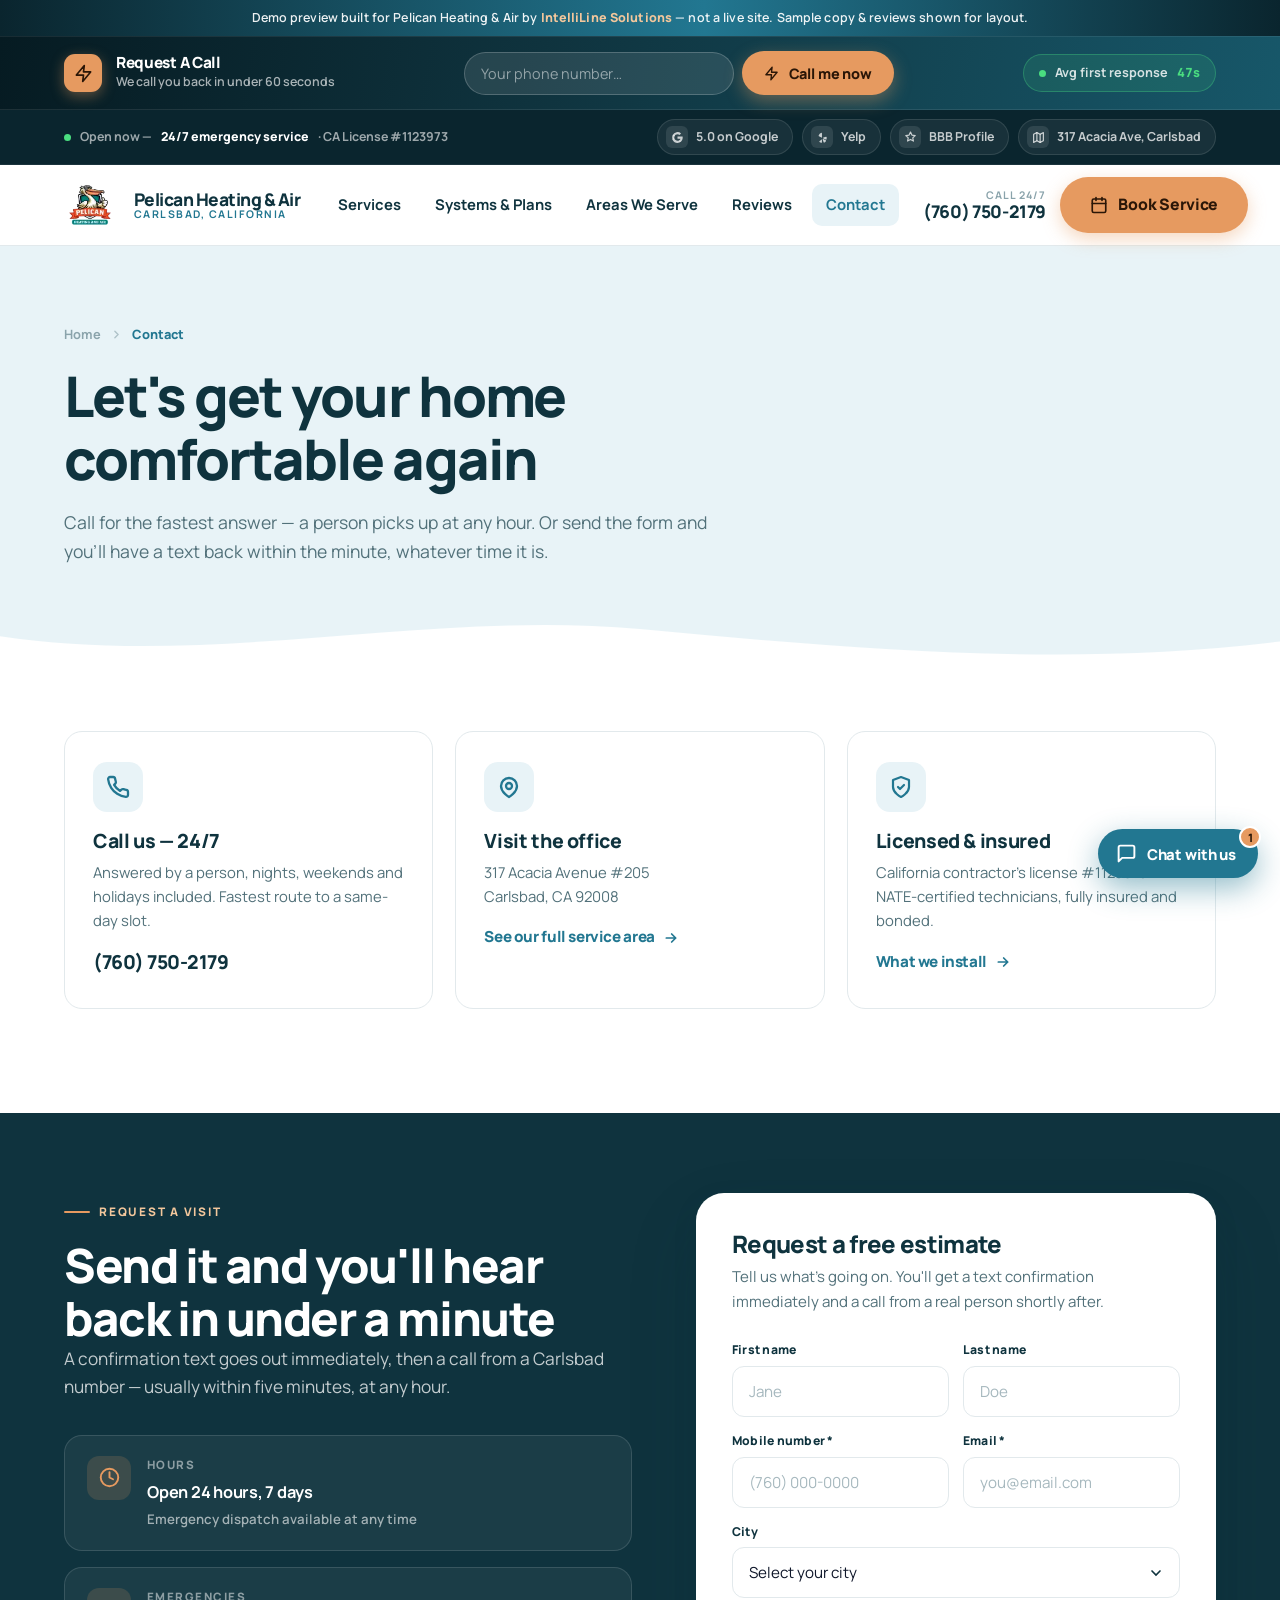
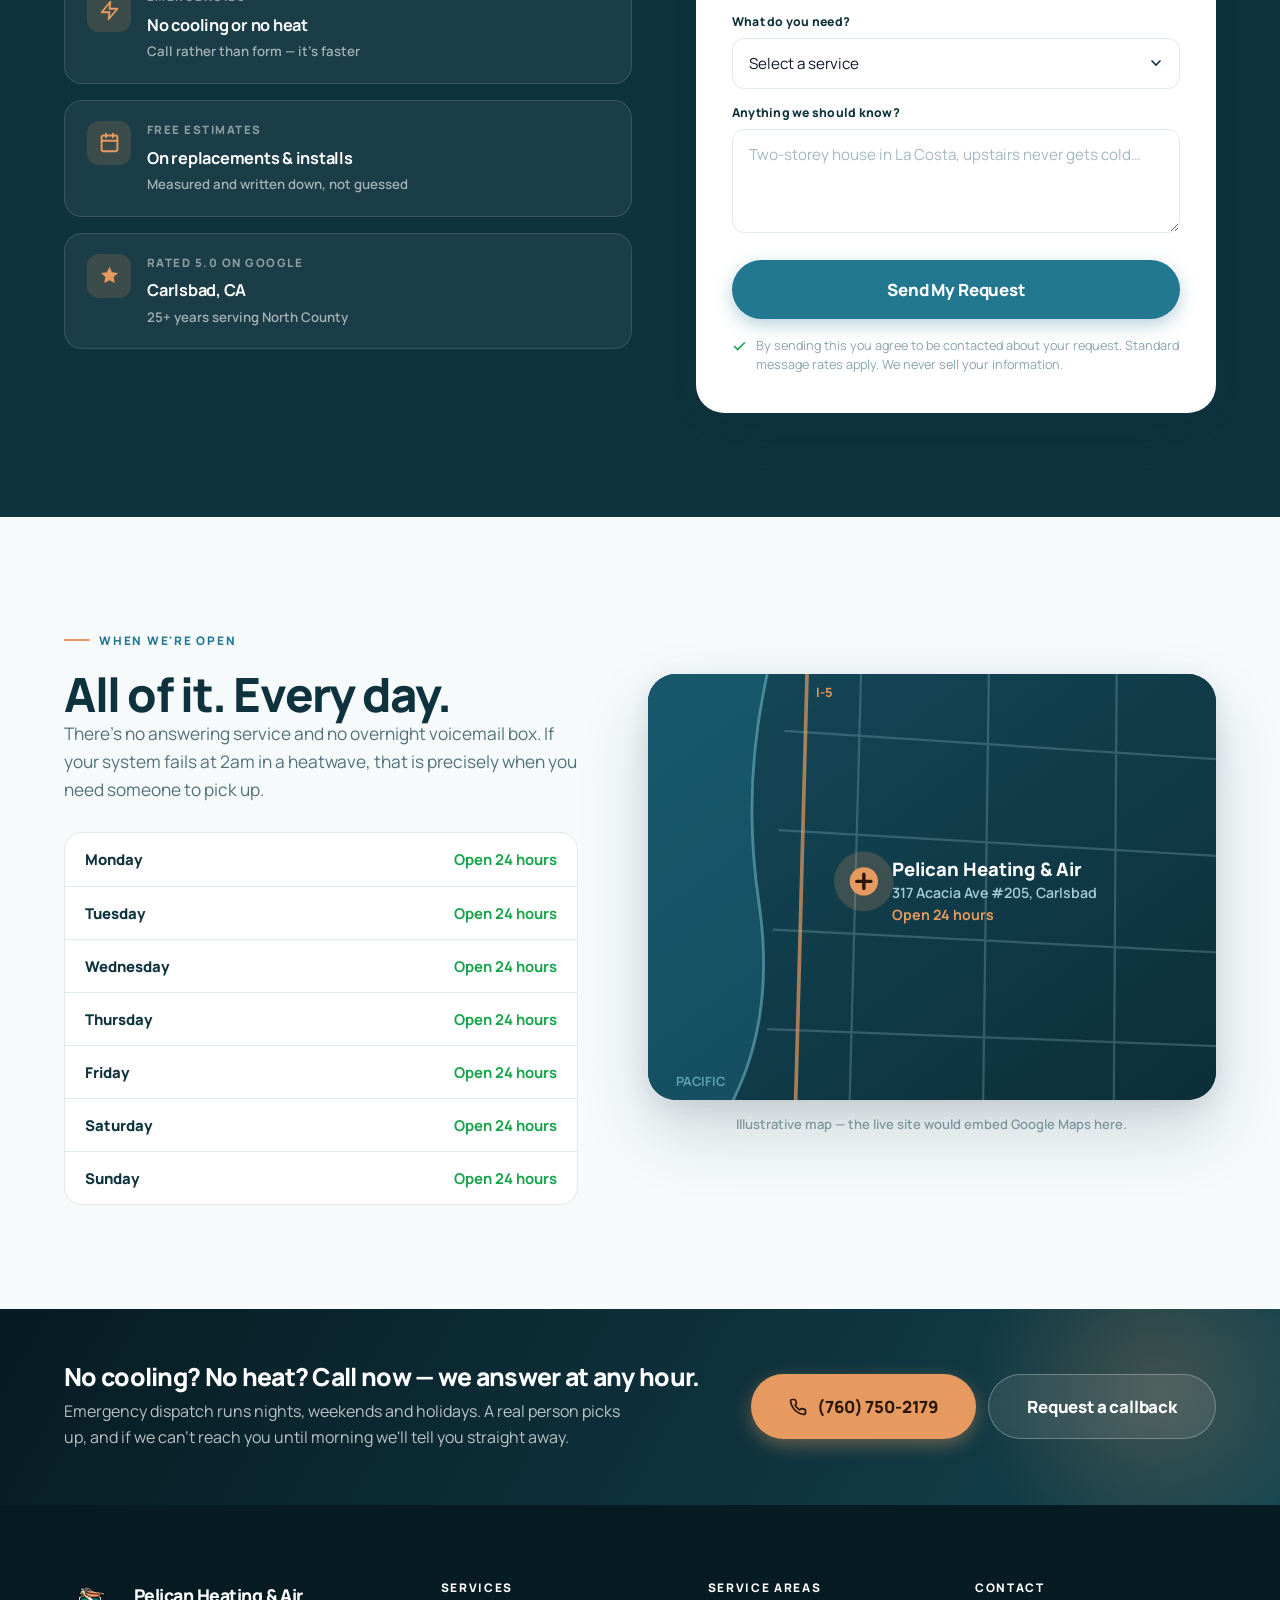
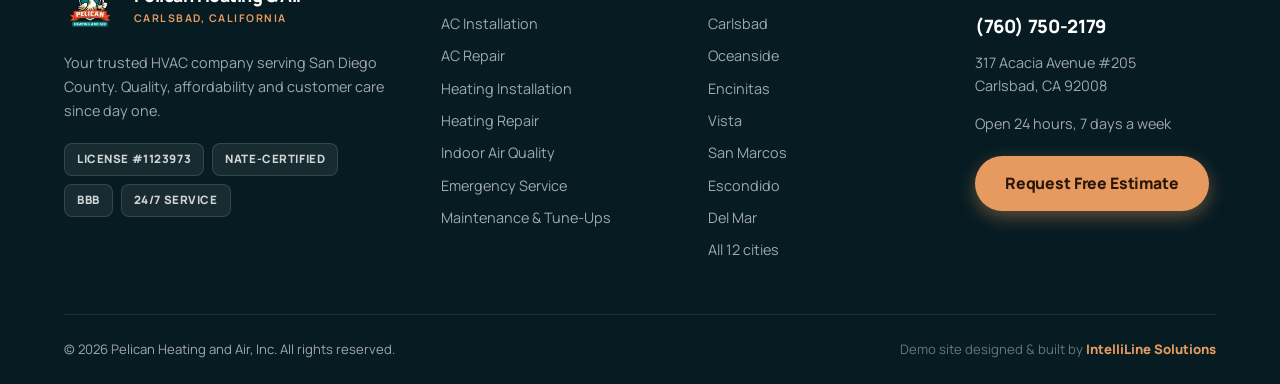
<file: contact.html>
<!DOCTYPE html>
<html lang="en">
<head>
<meta charset="utf-8">
<meta name="viewport" content="width=device-width,initial-scale=1">
<title>Contact Pelican Heating &amp; Air | Carlsbad, CA | (760) 750-2179</title>
<meta name="description" content="Call (760) 750-2179 any hour, or request a free estimate. Pelican Heating & Air, 317 Acacia Avenue #205, Carlsbad, CA 92008. Open 24 hours, 7 days.">
<meta name="robots" content="noindex,nofollow">
<meta property="og:title" content="Contact Pelican Heating &amp; Air | Carlsbad, CA | (760) 750-2179">
<meta property="og:description" content="Call (760) 750-2179 any hour, or request a free estimate. Pelican Heating & Air, 317 Acacia Avenue #205, Carlsbad, CA 92008. Open 24 hours, 7 days.">
<meta property="og:type" content="website">
<link rel="icon" href="assets/logo.webp">
<link rel="preconnect" href="https://fonts.googleapis.com">
<link rel="preconnect" href="https://fonts.gstatic.com" crossorigin>
<link href="https://fonts.googleapis.com/css2?family=Manrope:wght@500;600;700;800&display=swap" rel="stylesheet">
<link rel="stylesheet" href="assets/styles.css">
</head>
<body data-page="contact">

<div class="demobar">
  Demo preview built for Pelican Heating &amp; Air by <b>IntelliLine Solutions</b> — not a live site. Sample copy &amp; reviews shown for layout.
</div>


<div class="reqbar">
  <div class="wrap">
    <div class="reqbar-l">
      <span class="reqbar-ico"><svg viewBox="0 0 24 24" fill="none" stroke="currentColor" stroke-width="2.1" stroke-linecap="round" stroke-linejoin="round"><path d="M13 2L3 14h9l-1 8 10-12h-9z"/></svg></span>
      <span class="reqbar-t">
        <b>Request A Call</b>
        <span>We call you back in under 60 seconds</span>
      </span>
    </div>
    <form class="reqbar-form" id="reqForm" novalidate>
      <input type="tel" id="reqPhone" placeholder="Your phone number…" aria-label="Your phone number for a callback" autocomplete="tel" required>
      <button class="btn btn--primary" type="submit"><svg viewBox="0 0 24 24" fill="none" stroke="currentColor" stroke-width="2.1" stroke-linecap="round" stroke-linejoin="round"><path d="M13 2L3 14h9l-1 8 10-12h-9z"/></svg> Call me now</button>
    </form>
    <span class="reqbar-ok" id="reqOk"><svg viewBox="0 0 24 24" fill="none" stroke="currentColor" stroke-width="2.4" stroke-linecap="round" stroke-linejoin="round"><path d="M20 6L9 17l-5-5"/></svg> Got it — calling you now.</span>
    <span class="reqbar-live"><span class="pulse-dot"></span> Avg first response <b id="avgResp">47s</b></span>
  </div>
</div>

<div class="socials">
  <div class="wrap">
    <span class="socials-l"><span class="pulse-dot"></span> Open now — <b>24/7 emergency service</b> · CA License #1123973</span>
    <span class="socials-r">
    <a class="soc" href="https://www.google.com/search?q=Pelican+Heating+and+Air+Carlsbad" target="_blank" rel="noopener"><i><svg viewBox="0 0 24 24" fill="currentColor"><path d="M21.6 12.2c0-.7-.1-1.4-.2-2H12v3.9h5.4a4.6 4.6 0 0 1-2 3v2.5h3.2c1.9-1.7 3-4.3 3-7.4z"/><path d="M12 22c2.7 0 5-.9 6.6-2.4l-3.2-2.5c-.9.6-2 1-3.4 1-2.6 0-4.8-1.7-5.6-4.1H3.1v2.6A10 10 0 0 0 12 22z"/><path d="M6.4 14c-.2-.6-.3-1.3-.3-2s.1-1.4.3-2V7.4H3.1a10 10 0 0 0 0 9.2z"/><path d="M12 5.9c1.5 0 2.8.5 3.8 1.5l2.8-2.8A10 10 0 0 0 3.1 7.4L6.4 10c.8-2.4 3-4.1 5.6-4.1z"/></svg></i><span>5.0 on Google</span></a>
    <a class="soc" href="https://www.yelp.com/biz/pelican-heating-and-air-carlsbad-2" target="_blank" rel="noopener"><i><svg viewBox="0 0 24 24" fill="currentColor"><path d="M11 3.2v9.1L5.4 9.6a1 1 0 0 1-.5-1.3 8.9 8.9 0 0 1 4.9-4.9 1 1 0 0 1 1.2.8z"/><path d="M11 15.4v5.4a1 1 0 0 1-1.2.9 8.4 8.4 0 0 1-3.3-1.6 1 1 0 0 1-.1-1.4z"/><path d="M13.4 14.6l4.6 2.7a1 1 0 0 1 .3 1.4 8.6 8.6 0 0 1-2.8 2.6 1 1 0 0 1-1.4-.5l-1.7-4.6a1 1 0 0 1 1-1.6z"/><path d="M13.6 12.2l4.8-1.5a1 1 0 0 1 1.3.8 8.5 8.5 0 0 1-.3 3.8 1 1 0 0 1-1.4.6l-4.5-2.1a1 1 0 0 1 .1-1.6z"/></svg></i><span>Yelp</span></a>
    <a class="soc" href="https://www.bbb.org/us/ca/carlsbad/profile/air-conditioning-contractor/pelican-heating-and-air-inc-1126-1000131248" target="_blank" rel="noopener"><i><svg viewBox="0 0 24 24" fill="none" stroke="currentColor" stroke-width="2.2" stroke-linecap="round" stroke-linejoin="round"><path d="M12 2l2.6 5.6 6.1.8-4.5 4.2 1.2 6-5.4-3-5.4 3 1.2-6L3.3 8.4l6.1-.8z"/></svg></i><span>BBB Profile</span></a>
    <a class="soc" href="https://maps.google.com/?q=317+Acacia+Avenue+205+Carlsbad+CA+92008" target="_blank" rel="noopener"><i><svg viewBox="0 0 24 24" fill="none" stroke="currentColor" stroke-width="2.2" stroke-linecap="round" stroke-linejoin="round"><path d="M9 3L3 6v15l6-3 6 3 6-3V3l-6 3z"/><path d="M9 3v15M15 6v15"/></svg></i><span>317 Acacia Ave, Carlsbad</span></a>
    </span>
  </div>
</div>


<header class="hdr" id="hdr">
  <div class="wrap">
    <a class="brand" href="index.html">
      <img src="assets/logo.webp" alt="Pelican Heating and Air logo" onerror="this.style.display='none'">
      <span class="brand-txt">
        <b>Pelican Heating &amp; Air</b>
        <span>Carlsbad, California</span>
      </span>
    </a>
    <nav class="nav">
      <a href="services.html">Services</a>
      <a href="systems.html">Systems &amp; Plans</a>
      <a href="service-areas.html">Areas We Serve</a>
      <a href="index.html#reviews">Reviews</a>
      <a href="contact.html" class="is-active">Contact</a>
    </nav>
    <div class="hdr-cta">
      <a class="hdr-phone" href="tel:+17607502179">
        <span>Call 24/7</span>
        <b>(760) 750-2179</b>
      </a>
      <a class="btn btn--primary" href="contact.html"><svg viewBox="0 0 24 24" fill="none" stroke="currentColor" stroke-width="2.2" stroke-linecap="round" stroke-linejoin="round"><rect x="3" y="4" width="18" height="18" rx="2"/><path d="M16 2v4M8 2v4M3 10h18"/></svg> Book Service</a>
      <button class="burger" id="burger" aria-label="Open menu">
        <svg viewBox="0 0 24 24" fill="none" stroke="currentColor" stroke-width="2.4" stroke-linecap="round"><path d="M4 7h16M4 12h16M4 17h16"/></svg>
      </button>
    </div>
  </div>
</header>

<div class="mobnav" id="mobnav">
  <div class="mobnav-top">
    <img src="assets/logo.webp" alt="" onerror="this.style.display='none'">
    <button class="mobclose" id="mobclose" aria-label="Close menu">
      <svg viewBox="0 0 24 24" fill="none" stroke="currentColor" stroke-width="2.4" stroke-linecap="round"><path d="M6 6l12 12M18 6L6 18"/></svg>
    </button>
  </div>
  <a class="mlink" href="index.html">Home</a>
  <a class="mlink" href="services.html">Services</a>
  <a class="mlink" href="systems.html">Systems &amp; Plans</a>
  <a class="mlink" href="service-areas.html">Areas We Serve</a>
  <a class="mlink" href="index.html#reviews">Reviews</a>
  <a class="mlink" href="contact.html">Contact</a>
  <a class="btn btn--primary" href="tel:+17607502179">Call (760) 750-2179</a>
  <a class="btn btn--ghost" href="contact.html">Request Free Estimate</a>
</div>

<section class="phero">
  <div class="phero-bg">
    <svg viewBox="0 0 1440 420" preserveAspectRatio="xMidYMid slice" aria-hidden="true">
      <defs>
        <linearGradient id="psky" x1="0" y1="0" x2="0" y2="1">
          <stop offset="0%" stop-color="#0A2530"/><stop offset="100%" stop-color="#1B647C"/>
        </linearGradient>
        <linearGradient id="psun" x1="0" y1="0" x2="0" y2="1">
          <stop offset="0%" stop-color="#E69A60" stop-opacity=".45"/><stop offset="100%" stop-color="#E69A60" stop-opacity="0"/>
        </linearGradient>
      </defs>
      <rect width="1440" height="420" fill="url(#psky)"/>
      <circle cx="1150" cy="140" r="190" fill="url(#psun)"/>
      <path d="M0 300 Q200 268 400 296 T800 292 T1200 276 T1440 288 L1440 420 L0 420Z" fill="#0F333E" opacity=".55"/>
      <path d="M0 348 Q240 320 480 348 T960 344 T1440 330 L1440 420 L0 420Z" fill="#082129" opacity=".7"/>
      <g stroke="#082129" stroke-width="6" fill="none" stroke-linecap="round" opacity=".9">
        <path d="M300 420 q-6 -52 3 -88"/>
        <path d="M303 332 q-30 -16 -50 -6M303 332 q-12 -32 -38 -38M303 332 q22 -28 50 -24"/>
        <path d="M1180 420 q-5 -44 2 -74"/>
        <path d="M1182 346 q-26 -14 -44 -5M1182 346 q-10 -28 -34 -33M1182 346 q20 -24 44 -21"/>
      </g>
    </svg>
  </div>
  <div class="phero-veil"></div>
  <div class="wrap">
    <div class="crumb">
      <a href="index.html">Home</a> <svg viewBox="0 0 24 24" fill="none" stroke="currentColor" stroke-width="2.6" stroke-linecap="round" stroke-linejoin="round"><path d="M9 6l6 6-6 6"/></svg> <b>Contact</b>
    </div>
    <h1>Let's get your home comfortable again</h1>
    <p class="lede">Call for the fastest answer — a person picks up at any hour. Or send the form and you'll have a text back within the minute, whatever time it is.</p>
  </div>
  <div class="phero-wave">
    <svg viewBox="0 0 1440 70" preserveAspectRatio="none" aria-hidden="true">
      <path d="M0 34 C 240 70, 480 4, 720 26 C 960 48, 1200 70, 1440 40 L1440 70 L0 70Z" fill="#ffffff"/>
    </svg>
  </div>
</section>

<main>
  <section class="section" style="padding-top:64px">
    <div class="wrap">
      <div class="cgrid">
        <div class="ccard rv">
          <div class="ccard-ico"><svg viewBox="0 0 24 24" fill="none" stroke="currentColor" stroke-width="2.3" stroke-linecap="round" stroke-linejoin="round"><path d="M22 16.9v3a2 2 0 0 1-2.2 2 19.8 19.8 0 0 1-8.6-3.1 19.5 19.5 0 0 1-6-6A19.8 19.8 0 0 1 2.1 4.2 2 2 0 0 1 4.1 2h3a2 2 0 0 1 2 1.7c.1 1 .4 1.9.7 2.8a2 2 0 0 1-.5 2.1L8.1 9.9a16 16 0 0 0 6 6l1.3-1.2a2 2 0 0 1 2.1-.5c.9.3 1.8.6 2.8.7a2 2 0 0 1 1.7 2z"/></svg></div>
          <h3>Call us — 24/7</h3>
          <p>Answered by a person, nights, weekends and holidays included. Fastest route to a same-day slot.</p>
          <a class="big" href="tel:+17607502179">(760) 750-2179</a>
        </div>
        <div class="ccard rv rv-d1">
          <div class="ccard-ico"><svg viewBox="0 0 24 24" fill="none" stroke="currentColor" stroke-width="2.3" stroke-linecap="round" stroke-linejoin="round"><path d="M12 22s8-4.5 8-11a8 8 0 1 0-16 0c0 6.5 8 11 8 11z"/><circle cx="12" cy="11" r="3"/></svg></div>
          <h3>Visit the office</h3>
          <p>317 Acacia Avenue #205<br>Carlsbad, CA 92008</p>
          <a class="big" href="service-areas.html" style="font-size:.95rem;color:var(--teal)">See our full service area <svg viewBox="0 0 24 24" fill="none" stroke="currentColor" stroke-width="2.6" stroke-linecap="round" stroke-linejoin="round"><path d="M5 12h14M13 6l6 6-6 6"/></svg></a>
        </div>
        <div class="ccard rv rv-d2">
          <div class="ccard-ico"><svg viewBox="0 0 24 24" fill="none" stroke="currentColor" stroke-width="2.2" stroke-linecap="round" stroke-linejoin="round"><path d="M12 22s8-4 8-10V5l-8-3-8 3v7c0 6 8 10 8 10z"/><path d="M9 12l2 2 4-4"/></svg></div>
          <h3>Licensed &amp; insured</h3>
          <p>California contractor's license #1123973. NATE-certified technicians, fully insured and bonded.</p>
          <a class="big" href="systems.html" style="font-size:.95rem;color:var(--teal)">What we install <svg viewBox="0 0 24 24" fill="none" stroke="currentColor" stroke-width="2.6" stroke-linecap="round" stroke-linejoin="round"><path d="M5 12h14M13 6l6 6-6 6"/></svg></a>
        </div>
      </div>
    </div>
  </section>

  <section class="section section--deep" id="request" style="padding-top:80px">
    <div class="wrap">
      <div class="contact">
        <div>
          <span class="eyebrow rv">Request a visit</span>
          <h2 class="rv rv-d1">Send it and you'll hear back in under a minute</h2>
          <p class="lede rv rv-d2">A confirmation text goes out immediately, then a call from a Carlsbad number — usually within five minutes, at any hour.</p>

          <div class="ci-list">
            <div class="ci rv rv-d2">
              <div class="ci-ico"><svg viewBox="0 0 24 24" fill="none" stroke="currentColor" stroke-width="2.2" stroke-linecap="round" stroke-linejoin="round"><circle cx="12" cy="12" r="10"/><path d="M12 6v6l4 2"/></svg></div>
              <div><b>Hours</b><p>Open 24 hours, 7 days<small>Emergency dispatch available at any time</small></p></div>
            </div>
            <div class="ci rv rv-d3">
              <div class="ci-ico"><svg viewBox="0 0 24 24" fill="none" stroke="currentColor" stroke-width="2.1" stroke-linecap="round" stroke-linejoin="round"><path d="M13 2L3 14h9l-1 8 10-12h-9z"/></svg></div>
              <div><b>Emergencies</b><p>No cooling or no heat<small>Call rather than form — it's faster</small></p></div>
            </div>
            <div class="ci rv rv-d4">
              <div class="ci-ico"><svg viewBox="0 0 24 24" fill="none" stroke="currentColor" stroke-width="2.2" stroke-linecap="round" stroke-linejoin="round"><rect x="3" y="4" width="18" height="18" rx="2"/><path d="M16 2v4M8 2v4M3 10h18"/></svg></div>
              <div><b>Free estimates</b><p>On replacements &amp; installs<small>Measured and written down, not guessed</small></p></div>
            </div>
            <div class="ci rv rv-d5">
              <div class="ci-ico"><svg viewBox="0 0 24 24" fill="currentColor"><path d="M12 2l2.9 6.3 6.9.8-5.1 4.7 1.4 6.8L12 17.3 5.9 20.6l1.4-6.8L2.2 9.1l6.9-.8z"/></svg></div>
              <div><b>Rated 5.0 on Google</b><p>Carlsbad, CA<small>25+ years serving North County</small></p></div>
            </div>
          </div>
        </div>

        <div class="form-card rv rv-d2">
          <div id="mainFormWrap">
            <h3>Request a free estimate</h3>
            <p>Tell us what's going on. You'll get a text confirmation immediately and a call from a real person shortly after.</p>
            <form class="f" id="mainForm" novalidate>
              <div class="f-row">
                <div><label for="fn">First name</label><input id="fn" type="text" placeholder="Jane" autocomplete="given-name" required></div>
                <div><label for="ln">Last name</label><input id="ln" type="text" placeholder="Doe" autocomplete="family-name"></div>
              </div>
              <div class="f-row">
                <div><label for="ph">Mobile number *</label><input id="ph" type="tel" placeholder="(760) 000-0000" autocomplete="tel" required></div>
                <div><label for="em">Email *</label><input id="em" type="email" placeholder="you@email.com" autocomplete="email" required></div>
              </div>
              <div>
                <label for="cty">City</label>
                <select id="cty">
                  <option value="">Select your city</option>
                  <option>Carlsbad</option><option>Oceanside</option><option>Encinitas</option>
                  <option>Vista</option><option>San Marcos</option><option>Escondido</option>
                  <option>Rancho Santa Fe</option><option>Del Mar</option><option>La Costa / Aviara</option>
                  <option>Solana Beach</option><option>Carmel Valley</option><option>Rancho Peñasquitos</option>
                </select>
              </div>
              <div>
                <label for="svc">What do you need?</label>
                <select id="svc">
                  <option value="">Select a service</option>
                  <option>AC repair</option><option>AC installation / replacement</option>
                  <option>Heating repair</option><option>Heating installation</option>
                  <option>Heat pump</option><option>Mini-split / ductless</option>
                  <option>Indoor air quality</option><option>Ductwork</option>
                  <option>Thermostat</option><option>Maintenance &amp; tune-up</option>
                  <option>Emergency — no cooling or heat</option>
                </select>
              </div>
              <div><label for="msg">Anything we should know?</label><textarea id="msg" placeholder="Two-storey house in La Costa, upstairs never gets cold…"></textarea></div>
              <button class="btn btn--teal btn--lg" type="submit">Send My Request</button>
              <div class="f-note">
                <svg viewBox="0 0 24 24" fill="none" stroke="currentColor" stroke-width="2.4" stroke-linecap="round" stroke-linejoin="round"><path d="M20 6L9 17l-5-5"/></svg>
                <span>By sending this you agree to be contacted about your request. Standard message rates apply. We never sell your information.</span>
              </div>
            </form>
          </div>

          <div class="form-success" id="mainSuccess">
            <div class="tick"><svg viewBox="0 0 24 24" fill="none" stroke="currentColor" stroke-width="2.4" stroke-linecap="round" stroke-linejoin="round"><path d="M20 6L9 17l-5-5"/></svg></div>
            <h4>Request received</h4>
            <p>A confirmation text is on its way and dispatch has your details. Expect a call from a Carlsbad number shortly.</p>
            <div class="hero-timer" style="background:rgba(22,163,74,.1);border-color:rgba(22,163,74,.35)">
              <b id="mainTimer" style="color:#16A34A">0.0</b><span style="color:#52717A">seconds to first response</span>
            </div>
            <p style="font-size:.78rem;color:#8AA3AB;margin-top:16px">Demo preview — nothing was actually sent.</p>
          </div>
        </div>
      </div>
    </div>
  </section>

  <section class="section section--alt">
    <div class="wrap">
      <div class="why">
        <div>
          <span class="eyebrow rv">When we're open</span>
          <h2 class="rv rv-d1">All of it. Every day.</h2>
          <p class="lede rv rv-d2" style="margin-bottom:28px">There's no answering service and no overnight voicemail box. If your system fails at 2am in a heatwave, that is precisely when you need someone to pick up.</p>
          <div class="hours rv rv-d3">
            <div class="hours-r"><b>Monday</b><span>Open 24 hours</span></div>
            <div class="hours-r"><b>Tuesday</b><span>Open 24 hours</span></div>
            <div class="hours-r"><b>Wednesday</b><span>Open 24 hours</span></div>
            <div class="hours-r"><b>Thursday</b><span>Open 24 hours</span></div>
            <div class="hours-r"><b>Friday</b><span>Open 24 hours</span></div>
            <div class="hours-r"><b>Saturday</b><span>Open 24 hours</span></div>
            <div class="hours-r"><b>Sunday</b><span>Open 24 hours</span></div>
          </div>
        </div>
        <div class="rv rv-d2">
          <div class="map" style="aspect-ratio:4/3">
            <svg viewBox="0 0 400 300" aria-hidden="true">
              <defs>
                <linearGradient id="mland" x1="0" y1="0" x2="1" y2="1">
                  <stop offset="0%" stop-color="#15495A"/><stop offset="100%" stop-color="#0C2E39"/>
                </linearGradient>
              </defs>
              <rect width="400" height="300" fill="url(#mland)"/>
              <path d="M0 0 L84 0 Q66 80 78 160 T60 300 L0 300Z" fill="#227791" opacity=".35"/>
              <path d="M84 0 Q66 80 78 160 T60 300" fill="none" stroke="#7FC5D8" stroke-width="2" opacity=".5"/>
              <g stroke="#8FB4C0" stroke-width="1.6" opacity=".3" fill="none">
                <path d="M96 40 L400 60M92 110 L400 128M88 180 L400 196M84 250 L400 262"/>
                <path d="M150 0 L142 300M240 0 L236 300M330 0 L328 300"/>
              </g>
              <g stroke="#E69A60" stroke-width="2.6" opacity=".7" fill="none"><path d="M112 0 L104 300"/></g>
              <g font-family="Manrope, sans-serif" font-weight="700" fill="#DCEEF3" font-size="10">
                <text x="118" y="16" fill="#E69A60" font-size="9">I-5</text>
                <g>
                  <circle cx="152" cy="146" r="10" fill="#E69A60"/>
                  <circle cx="152" cy="146" r="21" fill="#E69A60" opacity=".2"/>
                  <path d="M152 141 v10 M147 146 h10" stroke="#2A1607" stroke-width="2.4" stroke-linecap="round"/>
                  <text x="172" y="142" font-size="13" font-weight="800" fill="#fff">Pelican Heating &amp; Air</text>
                  <text x="172" y="158" font-size="10" font-weight="600" fill="#A9CEDA">317 Acacia Ave #205, Carlsbad</text>
                  <text x="172" y="173" font-size="10" font-weight="700" fill="#E69A60">Open 24 hours</text>
                </g>
              </g>
              <text x="20" y="290" font-family="Manrope, sans-serif" font-size="9" font-weight="700" fill="#7FC5D8" opacity=".7">PACIFIC</text>
            </svg>
          </div>
          <p style="font-size:.82rem;color:var(--slate-lt);text-align:center;margin-top:14px;font-weight:600">Illustrative map — the live site would embed Google Maps here.</p>
        </div>
      </div>
    </div>
  </section>

  
<section class="eband">
  <div class="wrap">
    <div class="eband-t">
      <h3>No cooling? No heat? Call now — we answer at any hour.</h3>
      <p>Emergency dispatch runs nights, weekends and holidays. A real person picks up, and if we can't reach you until morning we'll tell you straight away.</p>
    </div>
    <div class="eband-cta">
      <a class="btn btn--primary btn--lg" href="tel:+17607502179"><svg viewBox="0 0 24 24" fill="none" stroke="currentColor" stroke-width="2.3" stroke-linecap="round" stroke-linejoin="round"><path d="M22 16.9v3a2 2 0 0 1-2.2 2 19.8 19.8 0 0 1-8.6-3.1 19.5 19.5 0 0 1-6-6A19.8 19.8 0 0 1 2.1 4.2 2 2 0 0 1 4.1 2h3a2 2 0 0 1 2 1.7c.1 1 .4 1.9.7 2.8a2 2 0 0 1-.5 2.1L8.1 9.9a16 16 0 0 0 6 6l1.3-1.2a2 2 0 0 1 2.1-.5c.9.3 1.8.6 2.8.7a2 2 0 0 1 1.7 2z"/></svg> (760) 750-2179</a>
      <a class="btn btn--ghost btn--lg" href="contact.html">Request a callback</a>
    </div>
  </div>
</section>

</main>

<footer class="ftr">
  <div class="wrap">
    <div class="ftr-grid">
      <div>
        <div class="ftr-brand">
          <img src="assets/logo.webp" alt="Pelican Heating and Air logo" onerror="this.style.display='none'">
          <div>
            <b>Pelican Heating &amp; Air</b>
            <span>Carlsbad, California</span>
          </div>
        </div>
        <p>Your trusted HVAC company serving San Diego County. Quality, affordability and customer care since day one.</p>
        <div class="ftr-badges">
          <span class="ftr-badge">LICENSE #1123973</span>
          <span class="ftr-badge">NATE-CERTIFIED</span>
          <span class="ftr-badge">BBB</span>
          <span class="ftr-badge">24/7 SERVICE</span>
        </div>
      </div>

      <div>
        <h4>Services</h4>
        <div class="ftr-links">
          <a href="services.html#ac-installation">AC Installation</a>
          <a href="services.html#ac-repair">AC Repair</a>
          <a href="services.html#heating-installation">Heating Installation</a>
          <a href="services.html#heating-repair">Heating Repair</a>
          <a href="services.html#indoor-air-quality">Indoor Air Quality</a>
          <a href="services.html#emergency">Emergency Service</a>
          <a href="services.html#maintenance">Maintenance &amp; Tune-Ups</a>
        </div>
      </div>

      <div>
        <h4>Service Areas</h4>
        <div class="ftr-links">
          <a href="service-areas.html#carlsbad">Carlsbad</a>
          <a href="service-areas.html#oceanside">Oceanside</a>
          <a href="service-areas.html#encinitas">Encinitas</a>
          <a href="service-areas.html#vista">Vista</a>
          <a href="service-areas.html#san-marcos">San Marcos</a>
          <a href="service-areas.html#escondido">Escondido</a>
          <a href="service-areas.html#del-mar">Del Mar</a>
          <a href="service-areas.html">All 12 cities</a>
        </div>
      </div>

      <div>
        <h4>Contact</h4>
        <div class="ftr-links">
          <a href="tel:+17607502179" style="font-size:1.15rem;font-weight:800;color:#fff;letter-spacing:-.02em">(760) 750-2179</a>
          <span style="font-size:.9rem">317 Acacia Avenue #205<br>Carlsbad, CA 92008</span>
          <span style="font-size:.9rem;margin-top:6px">Open 24 hours, 7 days a week</span>
        </div>
        <a class="btn btn--primary" href="contact.html" style="margin-top:20px">Request Free Estimate</a>
      </div>
    </div>

    <div class="ftr-bot">
      <span>© 2026 Pelican Heating and Air, Inc. All rights reserved.</span>
      <span class="ftr-by">Demo site designed &amp; built by <b>IntelliLine Solutions</b></span>
    </div>
  </div>
</footer>

<div class="callbar">
  <a class="btn btn--primary" href="tel:+17607502179"><svg viewBox="0 0 24 24" fill="none" stroke="currentColor" stroke-width="2.3" stroke-linecap="round" stroke-linejoin="round"><path d="M22 16.9v3a2 2 0 0 1-2.2 2 19.8 19.8 0 0 1-8.6-3.1 19.5 19.5 0 0 1-6-6A19.8 19.8 0 0 1 2.1 4.2 2 2 0 0 1 4.1 2h3a2 2 0 0 1 2 1.7c.1 1 .4 1.9.7 2.8a2 2 0 0 1-.5 2.1L8.1 9.9a16 16 0 0 0 6 6l1.3-1.2a2 2 0 0 1 2.1-.5c.9.3 1.8.6 2.8.7a2 2 0 0 1 1.7 2z"/></svg> Call Now</a>
  <a class="btn btn--teal" href="contact.html">Free Estimate</a>
</div>

<div class="chat-bubble" id="chatBubble">
  <span class="bx" id="chatBubbleX">&times;</span>
  <b>Need an HVAC quote?</b>
  <em>Marina, our assistant, can price your job in about 60 seconds — or hand you straight to a technician.</em>
</div>

<button class="chat-fab" id="chatFab" aria-label="Open chat">
  <svg viewBox="0 0 24 24" fill="none" stroke="currentColor" stroke-width="2.2" stroke-linecap="round" stroke-linejoin="round"><path d="M21 15a2 2 0 0 1-2 2H7l-4 4V5a2 2 0 0 1 2-2h14a2 2 0 0 1 2 2z"/></svg>
  <span class="fab-t">Chat with us</span>
  <span class="ping">1</span>
</button>

<div class="chat" id="chat" role="dialog" aria-label="Chat with Pelican Heating and Air">
  <div class="chat-hdr">
    <img src="assets/logo.webp" alt="" onerror="this.style.display='none'">
    <div class="chat-hdr-t">
      <b>Marina · Pelican Assistant</b>
      <span><span class="pulse-dot"></span> Live now · replies in seconds</span>
    </div>
    <button class="chat-x" id="chatX" aria-label="Close chat">
      <svg viewBox="0 0 24 24" fill="none" stroke="currentColor" stroke-width="2.4" stroke-linecap="round"><path d="M6 6l12 12M18 6L6 18"/></svg>
    </button>
  </div>
  <div class="chat-body" id="chatBody"></div>
  <div class="chat-opts" id="chatOpts"></div>
  <div class="chat-foot">
    <input id="chatInput" type="text" placeholder="Type a message…" autocomplete="off">
    <button class="chat-send" id="chatSend" aria-label="Send">
      <svg viewBox="0 0 24 24" fill="none" stroke="currentColor" stroke-width="2.4" stroke-linecap="round" stroke-linejoin="round"><path d="M22 2L11 13M22 2l-7 20-4-9-9-4z"/></svg>
    </button>
  </div>
  <div class="chat-legal">Demo assistant — scripted for this preview. Nothing is sent.</div>
</div>

<script src="assets/app.js"></script>
</body>
</html>
</file>
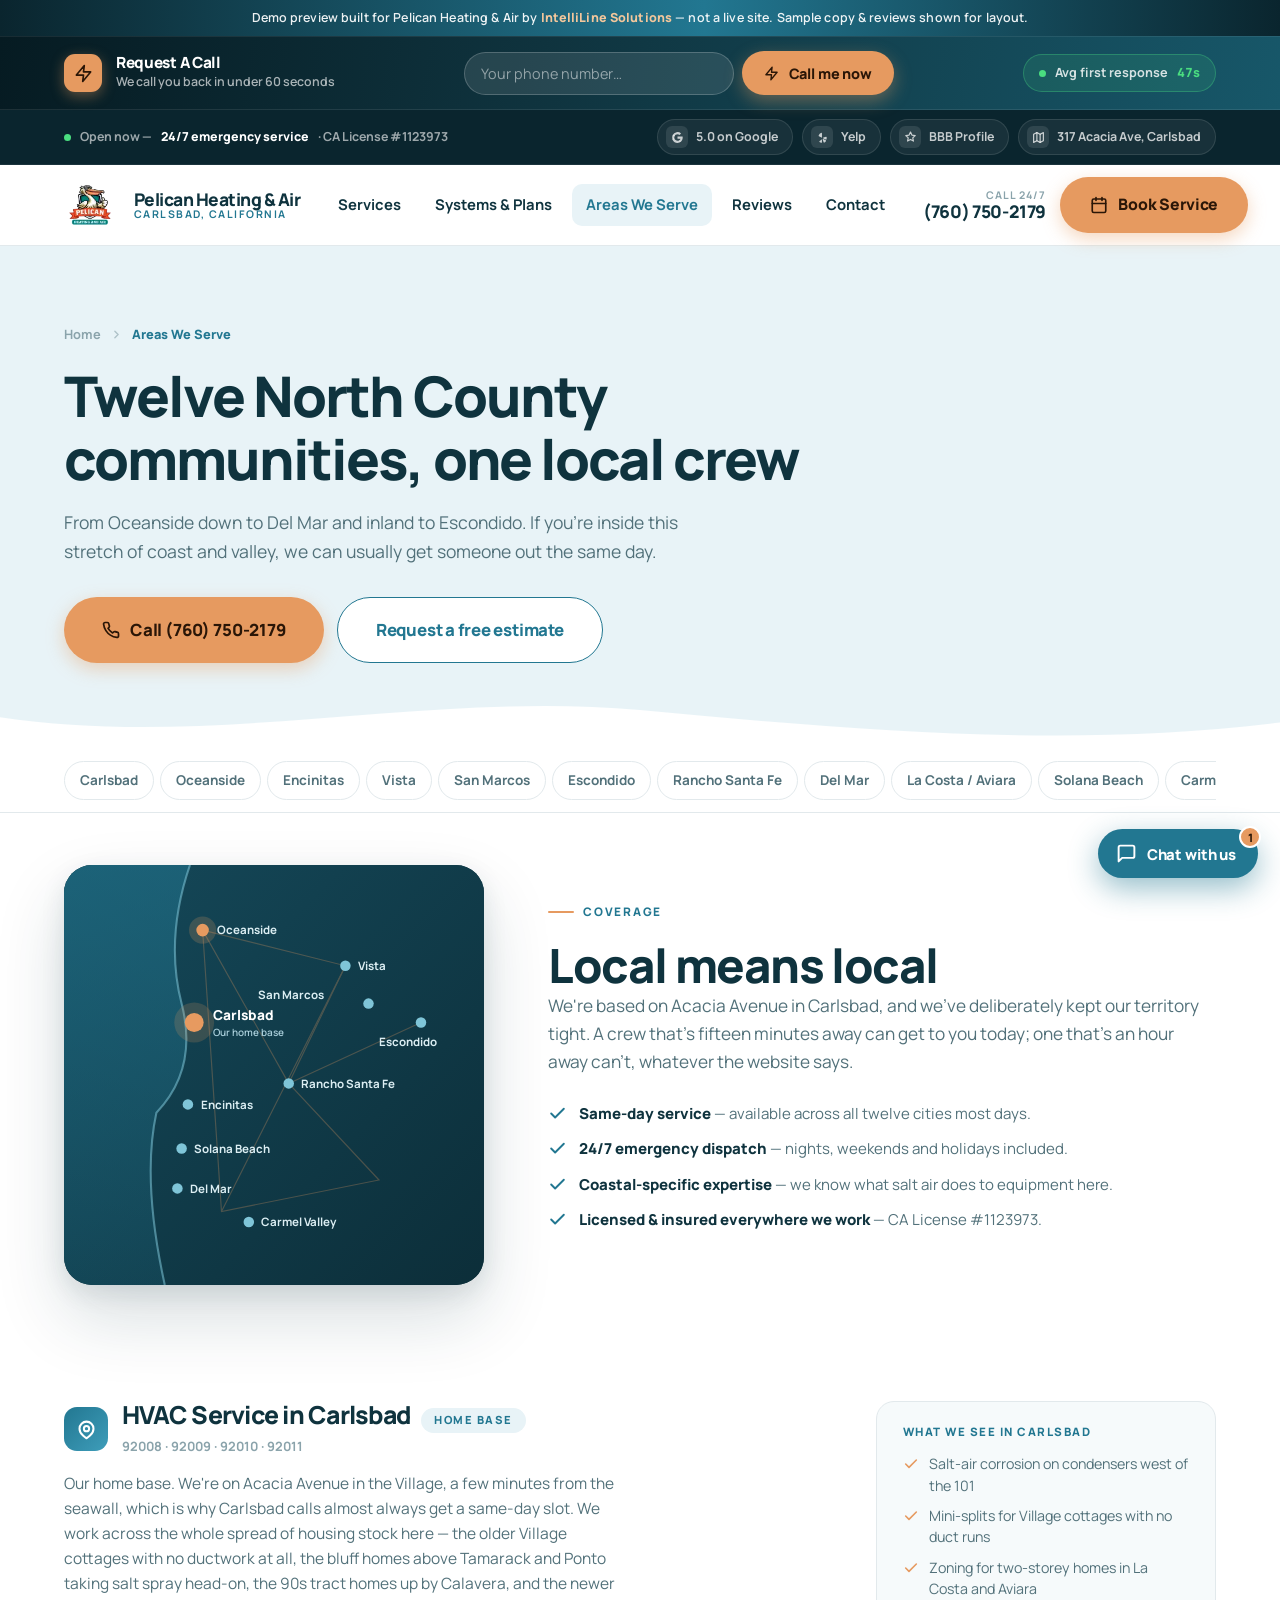
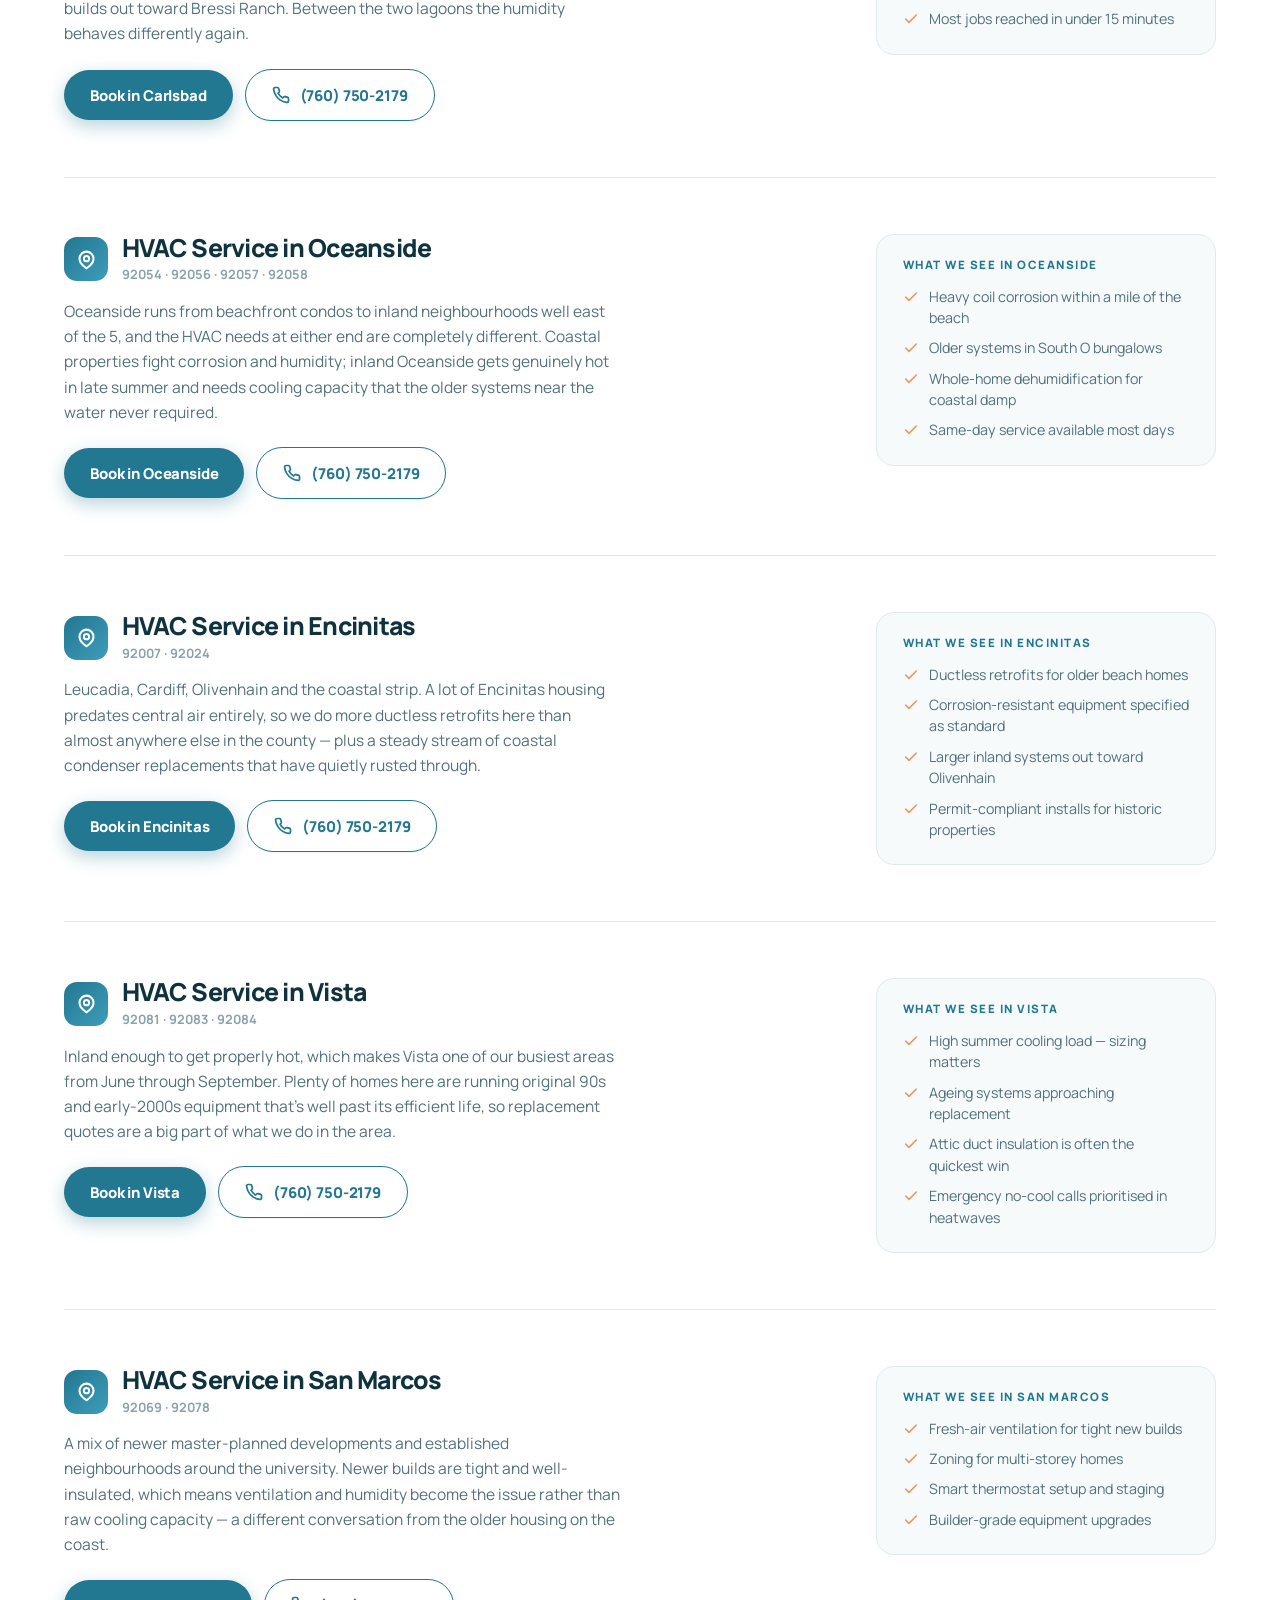
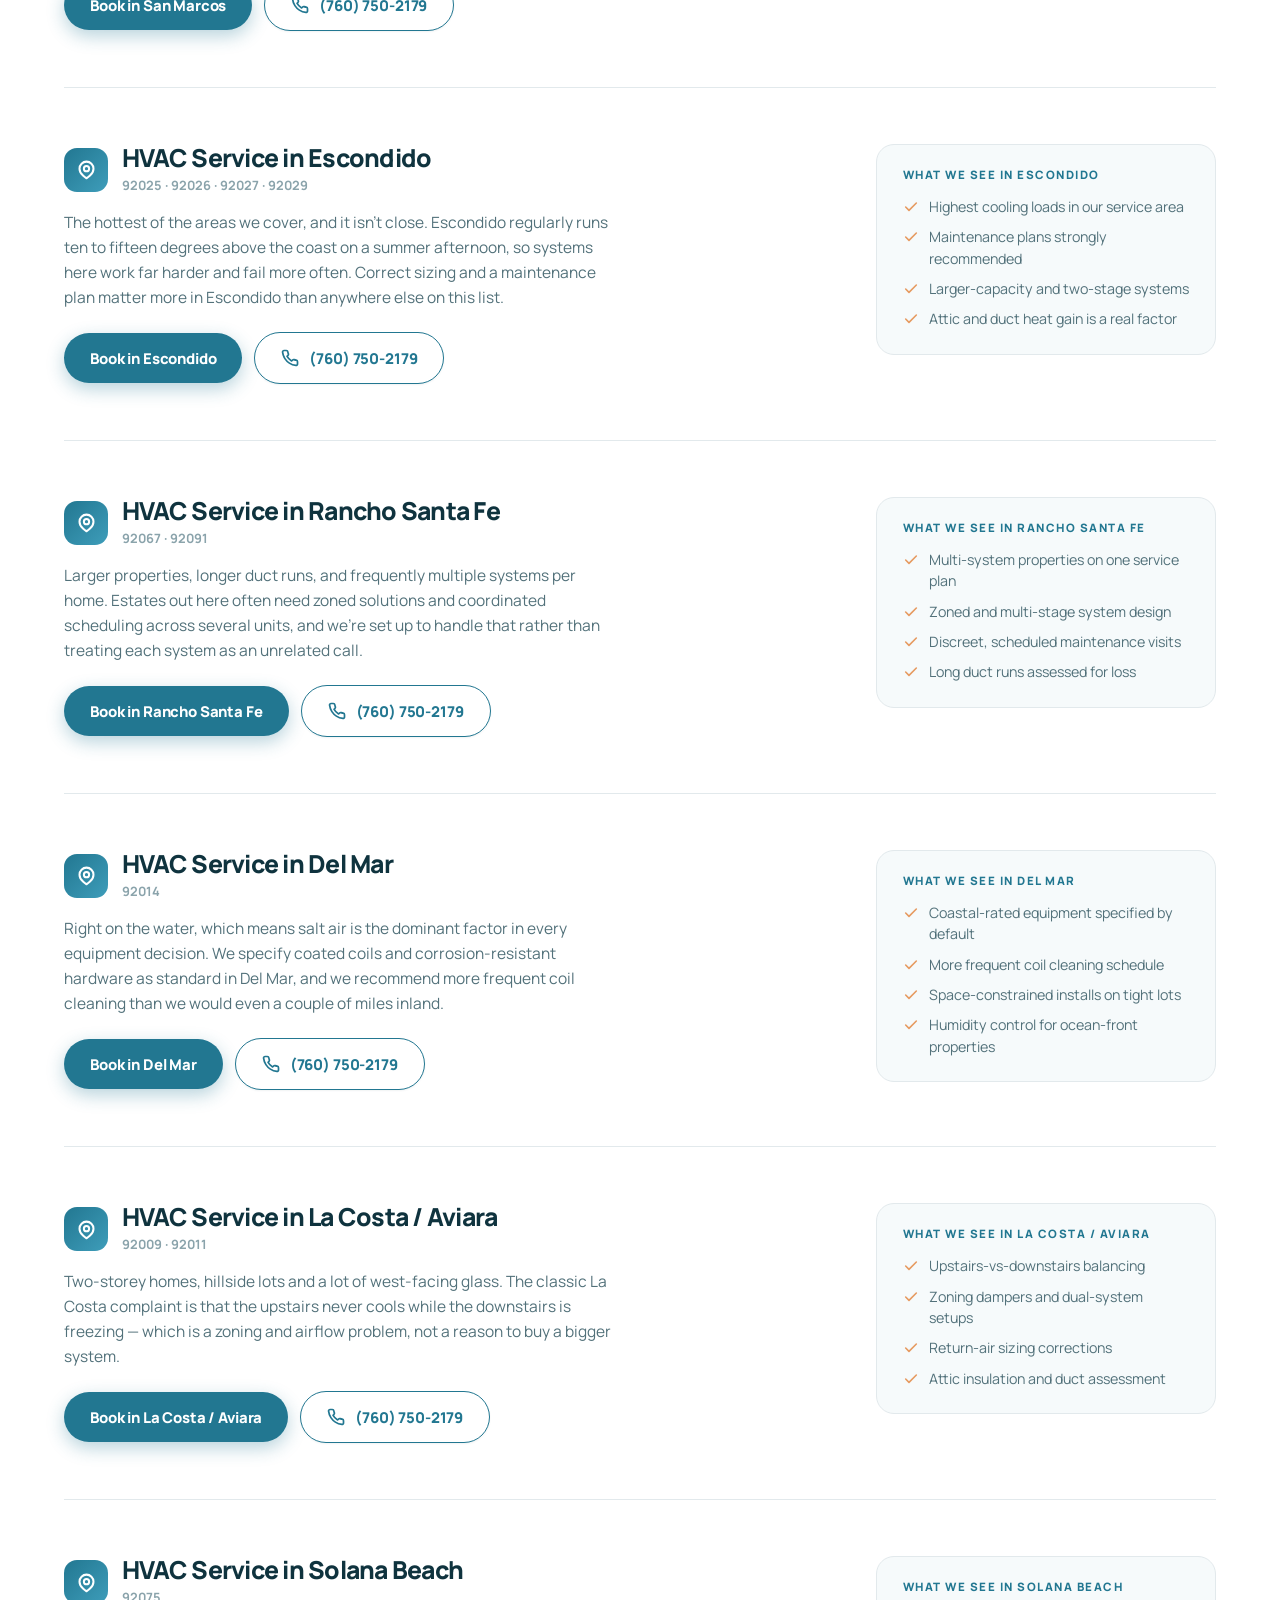
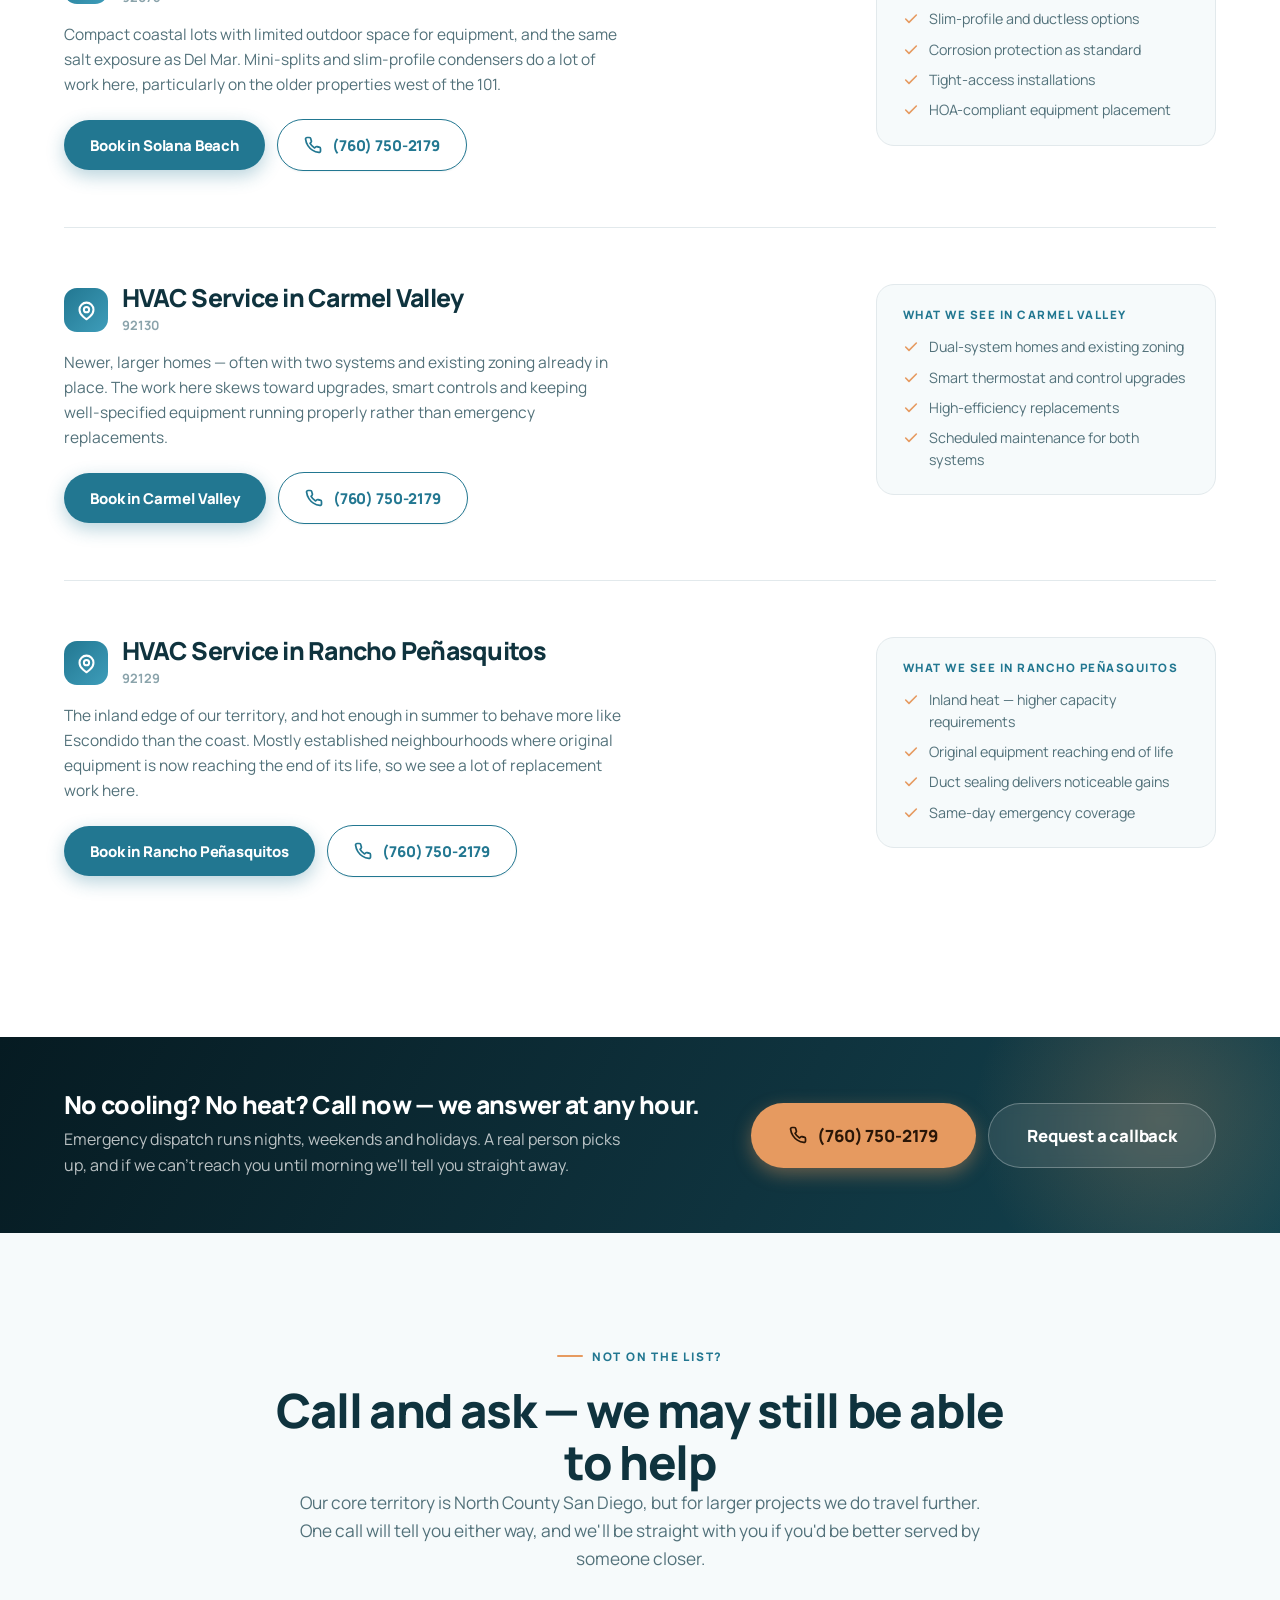
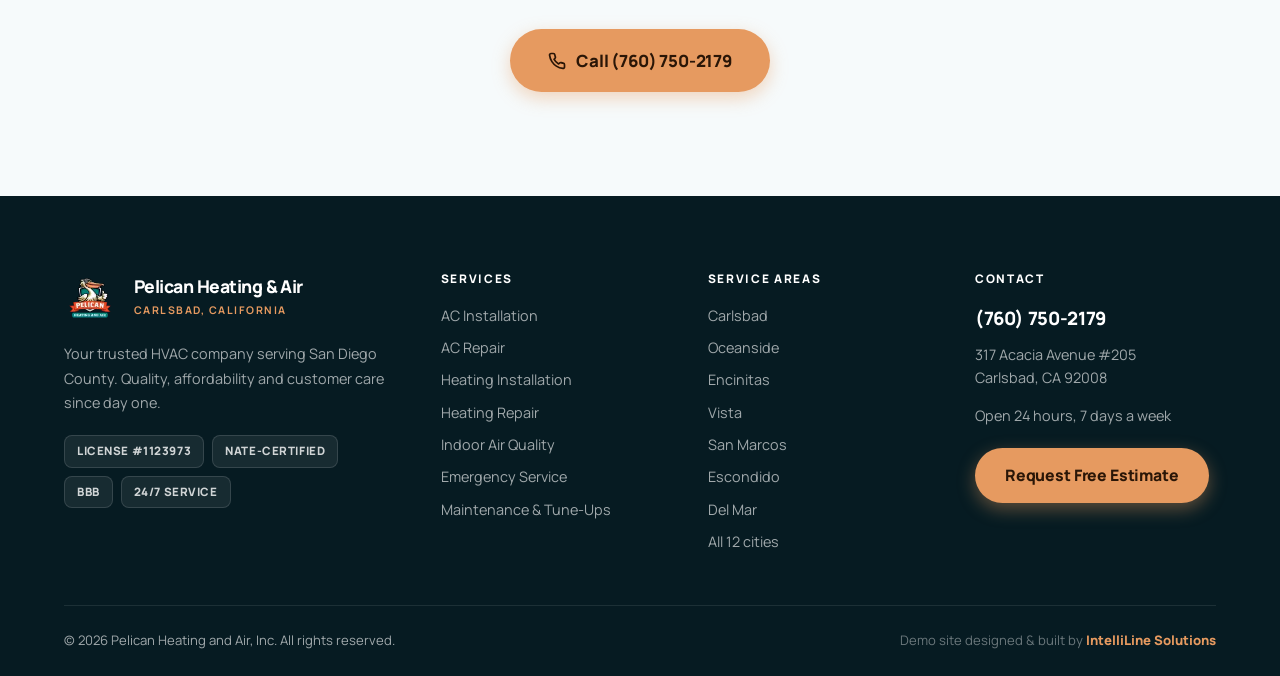
<file: service-areas.html>
<!DOCTYPE html>
<html lang="en">
<head>
<meta charset="utf-8">
<meta name="viewport" content="width=device-width,initial-scale=1">
<title>HVAC Service Areas | Carlsbad &amp; North County San Diego | Pelican Heating &amp; Air</title>
<meta name="description" content="Pelican Heating & Air serves Carlsbad, Oceanside, Encinitas, Vista, San Marcos, Escondido, Rancho Santa Fe, Del Mar, La Costa, Solana Beach, Carmel Valley and Rancho Peñasquitos.">
<meta name="robots" content="noindex,nofollow">
<meta property="og:title" content="HVAC Service Areas | Carlsbad &amp; North County San Diego | Pelican Heating &amp; Air">
<meta property="og:description" content="Pelican Heating & Air serves Carlsbad, Oceanside, Encinitas, Vista, San Marcos, Escondido, Rancho Santa Fe, Del Mar, La Costa, Solana Beach, Carmel Valley and Rancho Peñasquitos.">
<meta property="og:type" content="website">
<link rel="icon" href="assets/logo.webp">
<link rel="preconnect" href="https://fonts.googleapis.com">
<link rel="preconnect" href="https://fonts.gstatic.com" crossorigin>
<link href="https://fonts.googleapis.com/css2?family=Manrope:wght@500;600;700;800&display=swap" rel="stylesheet">
<link rel="stylesheet" href="assets/styles.css">
</head>
<body data-page="areas">

<div class="demobar">
  Demo preview built for Pelican Heating &amp; Air by <b>IntelliLine Solutions</b> — not a live site. Sample copy &amp; reviews shown for layout.
</div>


<div class="reqbar">
  <div class="wrap">
    <div class="reqbar-l">
      <span class="reqbar-ico"><svg viewBox="0 0 24 24" fill="none" stroke="currentColor" stroke-width="2.1" stroke-linecap="round" stroke-linejoin="round"><path d="M13 2L3 14h9l-1 8 10-12h-9z"/></svg></span>
      <span class="reqbar-t">
        <b>Request A Call</b>
        <span>We call you back in under 60 seconds</span>
      </span>
    </div>
    <form class="reqbar-form" id="reqForm" novalidate>
      <input type="tel" id="reqPhone" placeholder="Your phone number…" aria-label="Your phone number for a callback" autocomplete="tel" required>
      <button class="btn btn--primary" type="submit"><svg viewBox="0 0 24 24" fill="none" stroke="currentColor" stroke-width="2.1" stroke-linecap="round" stroke-linejoin="round"><path d="M13 2L3 14h9l-1 8 10-12h-9z"/></svg> Call me now</button>
    </form>
    <span class="reqbar-ok" id="reqOk"><svg viewBox="0 0 24 24" fill="none" stroke="currentColor" stroke-width="2.4" stroke-linecap="round" stroke-linejoin="round"><path d="M20 6L9 17l-5-5"/></svg> Got it — calling you now.</span>
    <span class="reqbar-live"><span class="pulse-dot"></span> Avg first response <b id="avgResp">47s</b></span>
  </div>
</div>

<div class="socials">
  <div class="wrap">
    <span class="socials-l"><span class="pulse-dot"></span> Open now — <b>24/7 emergency service</b> · CA License #1123973</span>
    <span class="socials-r">
    <a class="soc" href="https://www.google.com/search?q=Pelican+Heating+and+Air+Carlsbad" target="_blank" rel="noopener"><i><svg viewBox="0 0 24 24" fill="currentColor"><path d="M21.6 12.2c0-.7-.1-1.4-.2-2H12v3.9h5.4a4.6 4.6 0 0 1-2 3v2.5h3.2c1.9-1.7 3-4.3 3-7.4z"/><path d="M12 22c2.7 0 5-.9 6.6-2.4l-3.2-2.5c-.9.6-2 1-3.4 1-2.6 0-4.8-1.7-5.6-4.1H3.1v2.6A10 10 0 0 0 12 22z"/><path d="M6.4 14c-.2-.6-.3-1.3-.3-2s.1-1.4.3-2V7.4H3.1a10 10 0 0 0 0 9.2z"/><path d="M12 5.9c1.5 0 2.8.5 3.8 1.5l2.8-2.8A10 10 0 0 0 3.1 7.4L6.4 10c.8-2.4 3-4.1 5.6-4.1z"/></svg></i><span>5.0 on Google</span></a>
    <a class="soc" href="https://www.yelp.com/biz/pelican-heating-and-air-carlsbad-2" target="_blank" rel="noopener"><i><svg viewBox="0 0 24 24" fill="currentColor"><path d="M11 3.2v9.1L5.4 9.6a1 1 0 0 1-.5-1.3 8.9 8.9 0 0 1 4.9-4.9 1 1 0 0 1 1.2.8z"/><path d="M11 15.4v5.4a1 1 0 0 1-1.2.9 8.4 8.4 0 0 1-3.3-1.6 1 1 0 0 1-.1-1.4z"/><path d="M13.4 14.6l4.6 2.7a1 1 0 0 1 .3 1.4 8.6 8.6 0 0 1-2.8 2.6 1 1 0 0 1-1.4-.5l-1.7-4.6a1 1 0 0 1 1-1.6z"/><path d="M13.6 12.2l4.8-1.5a1 1 0 0 1 1.3.8 8.5 8.5 0 0 1-.3 3.8 1 1 0 0 1-1.4.6l-4.5-2.1a1 1 0 0 1 .1-1.6z"/></svg></i><span>Yelp</span></a>
    <a class="soc" href="https://www.bbb.org/us/ca/carlsbad/profile/air-conditioning-contractor/pelican-heating-and-air-inc-1126-1000131248" target="_blank" rel="noopener"><i><svg viewBox="0 0 24 24" fill="none" stroke="currentColor" stroke-width="2.2" stroke-linecap="round" stroke-linejoin="round"><path d="M12 2l2.6 5.6 6.1.8-4.5 4.2 1.2 6-5.4-3-5.4 3 1.2-6L3.3 8.4l6.1-.8z"/></svg></i><span>BBB Profile</span></a>
    <a class="soc" href="https://maps.google.com/?q=317+Acacia+Avenue+205+Carlsbad+CA+92008" target="_blank" rel="noopener"><i><svg viewBox="0 0 24 24" fill="none" stroke="currentColor" stroke-width="2.2" stroke-linecap="round" stroke-linejoin="round"><path d="M9 3L3 6v15l6-3 6 3 6-3V3l-6 3z"/><path d="M9 3v15M15 6v15"/></svg></i><span>317 Acacia Ave, Carlsbad</span></a>
    </span>
  </div>
</div>


<header class="hdr" id="hdr">
  <div class="wrap">
    <a class="brand" href="index.html">
      <img src="assets/logo.webp" alt="Pelican Heating and Air logo" onerror="this.style.display='none'">
      <span class="brand-txt">
        <b>Pelican Heating &amp; Air</b>
        <span>Carlsbad, California</span>
      </span>
    </a>
    <nav class="nav">
      <a href="services.html">Services</a>
      <a href="systems.html">Systems &amp; Plans</a>
      <a href="service-areas.html" class="is-active">Areas We Serve</a>
      <a href="index.html#reviews">Reviews</a>
      <a href="contact.html">Contact</a>
    </nav>
    <div class="hdr-cta">
      <a class="hdr-phone" href="tel:+17607502179">
        <span>Call 24/7</span>
        <b>(760) 750-2179</b>
      </a>
      <a class="btn btn--primary" href="contact.html"><svg viewBox="0 0 24 24" fill="none" stroke="currentColor" stroke-width="2.2" stroke-linecap="round" stroke-linejoin="round"><rect x="3" y="4" width="18" height="18" rx="2"/><path d="M16 2v4M8 2v4M3 10h18"/></svg> Book Service</a>
      <button class="burger" id="burger" aria-label="Open menu">
        <svg viewBox="0 0 24 24" fill="none" stroke="currentColor" stroke-width="2.4" stroke-linecap="round"><path d="M4 7h16M4 12h16M4 17h16"/></svg>
      </button>
    </div>
  </div>
</header>

<div class="mobnav" id="mobnav">
  <div class="mobnav-top">
    <img src="assets/logo.webp" alt="" onerror="this.style.display='none'">
    <button class="mobclose" id="mobclose" aria-label="Close menu">
      <svg viewBox="0 0 24 24" fill="none" stroke="currentColor" stroke-width="2.4" stroke-linecap="round"><path d="M6 6l12 12M18 6L6 18"/></svg>
    </button>
  </div>
  <a class="mlink" href="index.html">Home</a>
  <a class="mlink" href="services.html">Services</a>
  <a class="mlink" href="systems.html">Systems &amp; Plans</a>
  <a class="mlink" href="service-areas.html">Areas We Serve</a>
  <a class="mlink" href="index.html#reviews">Reviews</a>
  <a class="mlink" href="contact.html">Contact</a>
  <a class="btn btn--primary" href="tel:+17607502179">Call (760) 750-2179</a>
  <a class="btn btn--ghost" href="contact.html">Request Free Estimate</a>
</div>

<section class="phero">
  <div class="phero-bg">
    <svg viewBox="0 0 1440 420" preserveAspectRatio="xMidYMid slice" aria-hidden="true">
      <defs>
        <linearGradient id="psky" x1="0" y1="0" x2="0" y2="1">
          <stop offset="0%" stop-color="#0A2530"/><stop offset="100%" stop-color="#1B647C"/>
        </linearGradient>
        <linearGradient id="psun" x1="0" y1="0" x2="0" y2="1">
          <stop offset="0%" stop-color="#E69A60" stop-opacity=".45"/><stop offset="100%" stop-color="#E69A60" stop-opacity="0"/>
        </linearGradient>
      </defs>
      <rect width="1440" height="420" fill="url(#psky)"/>
      <circle cx="1150" cy="140" r="190" fill="url(#psun)"/>
      <path d="M0 300 Q200 268 400 296 T800 292 T1200 276 T1440 288 L1440 420 L0 420Z" fill="#0F333E" opacity=".55"/>
      <path d="M0 348 Q240 320 480 348 T960 344 T1440 330 L1440 420 L0 420Z" fill="#082129" opacity=".7"/>
      <g stroke="#082129" stroke-width="6" fill="none" stroke-linecap="round" opacity=".9">
        <path d="M300 420 q-6 -52 3 -88"/>
        <path d="M303 332 q-30 -16 -50 -6M303 332 q-12 -32 -38 -38M303 332 q22 -28 50 -24"/>
        <path d="M1180 420 q-5 -44 2 -74"/>
        <path d="M1182 346 q-26 -14 -44 -5M1182 346 q-10 -28 -34 -33M1182 346 q20 -24 44 -21"/>
      </g>
    </svg>
  </div>
  <div class="phero-veil"></div>
  <div class="wrap">
    <div class="crumb">
      <a href="index.html">Home</a> <svg viewBox="0 0 24 24" fill="none" stroke="currentColor" stroke-width="2.6" stroke-linecap="round" stroke-linejoin="round"><path d="M9 6l6 6-6 6"/></svg> <b>Areas We Serve</b>
    </div>
    <h1>Twelve North County communities, one local crew</h1>
    <p class="lede">From Oceanside down to Del Mar and inland to Escondido. If you're inside this stretch of coast and valley, we can usually get someone out the same day.</p>
      <div class="phero-btns">
        <a class="btn btn--primary btn--lg" href="tel:+17607502179"><svg viewBox="0 0 24 24" fill="none" stroke="currentColor" stroke-width="2.3" stroke-linecap="round" stroke-linejoin="round"><path d="M22 16.9v3a2 2 0 0 1-2.2 2 19.8 19.8 0 0 1-8.6-3.1 19.5 19.5 0 0 1-6-6A19.8 19.8 0 0 1 2.1 4.2 2 2 0 0 1 4.1 2h3a2 2 0 0 1 2 1.7c.1 1 .4 1.9.7 2.8a2 2 0 0 1-.5 2.1L8.1 9.9a16 16 0 0 0 6 6l1.3-1.2a2 2 0 0 1 2.1-.5c.9.3 1.8.6 2.8.7a2 2 0 0 1 1.7 2z"/></svg> Call (760) 750-2179</a>
        <a class="btn btn--ghost btn--lg" href="contact.html">Request a free estimate</a>
      </div>
  </div>
  <div class="phero-wave">
    <svg viewBox="0 0 1440 70" preserveAspectRatio="none" aria-hidden="true">
      <path d="M0 34 C 240 70, 480 4, 720 26 C 960 48, 1200 70, 1440 40 L1440 70 L0 70Z" fill="#ffffff"/>
    </svg>
  </div>
</section>

<main>
  <div class="jump">
    <div class="wrap">
      <div class="jump-in">
      <a href="#carlsbad">Carlsbad</a>
      <a href="#oceanside">Oceanside</a>
      <a href="#encinitas">Encinitas</a>
      <a href="#vista">Vista</a>
      <a href="#san-marcos">San Marcos</a>
      <a href="#escondido">Escondido</a>
      <a href="#rancho-santa-fe">Rancho Santa Fe</a>
      <a href="#del-mar">Del Mar</a>
      <a href="#la-costa-aviara">La Costa / Aviara</a>
      <a href="#solana-beach">Solana Beach</a>
      <a href="#carmel-valley">Carmel Valley</a>
      <a href="#rancho-penasquitos">Rancho Peñasquitos</a>
      </div>
    </div>
  </div>

  <section class="section" style="padding-top:52px;padding-bottom:40px">
    <div class="wrap">
      <div class="areas">
        <div class="map rv">
          <svg viewBox="0 0 400 400" aria-hidden="true">
            <defs>
              <linearGradient id="land2" x1="0" y1="0" x2="1" y2="1">
                <stop offset="0%" stop-color="#15495A"/><stop offset="100%" stop-color="#0C2E39"/>
              </linearGradient>
              <linearGradient id="sea2" x1="0" y1="0" x2="0" y2="1">
                <stop offset="0%" stop-color="#227791" stop-opacity=".55"/><stop offset="100%" stop-color="#227791" stop-opacity=".18"/>
              </linearGradient>
            </defs>
            <rect width="400" height="400" fill="url(#land2)"/>
            <path d="M0 0 L120 0 Q96 70 112 132 T88 236 Q74 300 96 400 L0 400Z" fill="url(#sea2)"/>
            <path d="M120 0 Q96 70 112 132 T88 236 Q74 300 96 400" fill="none" stroke="#7FC5D8" stroke-width="2" opacity=".55"/>
            <g stroke="#E69A60" stroke-width="1.1" opacity=".28" fill="none">
              <path d="M132 62 L268 96 L214 208 L300 300 L150 330 Z"/>
              <path d="M132 62 L214 208 M268 96 L150 330 M214 208 L340 150"/>
            </g>
            <g font-family="Manrope, sans-serif" font-size="11" font-weight="700" fill="#DCEEF3">
              <g><circle cx="132" cy="62" r="6" fill="#E69A60"/><circle cx="132" cy="62" r="13" fill="#E69A60" opacity=".2"/><text x="146" y="66">Oceanside</text></g>
              <g><circle cx="268" cy="96" r="5" fill="#7FC5D8"/><text x="280" y="100">Vista</text></g>
              <g><circle cx="340" cy="150" r="5" fill="#7FC5D8"/><text x="300" y="172">Escondido</text></g>
              <g><circle cx="290" cy="132" r="5" fill="#7FC5D8"/><text x="248" y="128" text-anchor="end">San Marcos</text></g>
              <g><circle cx="124" cy="150" r="9" fill="#E69A60"/><circle cx="124" cy="150" r="19" fill="#E69A60" opacity=".18"/><text x="142" y="148" font-size="13" font-weight="800" fill="#fff">Carlsbad</text><text x="142" y="163" font-size="9.5" font-weight="600" fill="#A9CEDA">Our home base</text></g>
              <g><circle cx="214" cy="208" r="5" fill="#7FC5D8"/><text x="226" y="212">Rancho Santa Fe</text></g>
              <g><circle cx="118" cy="228" r="5" fill="#7FC5D8"/><text x="130" y="232">Encinitas</text></g>
              <g><circle cx="112" cy="270" r="5" fill="#7FC5D8"/><text x="124" y="274">Solana Beach</text></g>
              <g><circle cx="108" cy="308" r="5" fill="#7FC5D8"/><text x="120" y="312">Del Mar</text></g>
              <g><circle cx="176" cy="340" r="5" fill="#7FC5D8"/><text x="188" y="344">Carmel Valley</text></g>
            </g>
          </svg>
        </div>
        <div>
          <span class="eyebrow rv">Coverage</span>
          <h2 class="rv rv-d1">Local means local</h2>
          <p class="lede rv rv-d2" style="margin-bottom:26px">We're based on Acacia Avenue in Carlsbad, and we've deliberately kept our territory tight. A crew that's fifteen minutes away can get to you today; one that's an hour away can't, whatever the website says.</p>
          <ul class="dlist rv rv-d3">
            <li><svg viewBox="0 0 24 24" fill="none" stroke="currentColor" stroke-width="2.4" stroke-linecap="round" stroke-linejoin="round"><path d="M20 6L9 17l-5-5"/></svg><span><b>Same-day service</b> — available across all twelve cities most days.</span></li>
            <li><svg viewBox="0 0 24 24" fill="none" stroke="currentColor" stroke-width="2.4" stroke-linecap="round" stroke-linejoin="round"><path d="M20 6L9 17l-5-5"/></svg><span><b>24/7 emergency dispatch</b> — nights, weekends and holidays included.</span></li>
            <li><svg viewBox="0 0 24 24" fill="none" stroke="currentColor" stroke-width="2.4" stroke-linecap="round" stroke-linejoin="round"><path d="M20 6L9 17l-5-5"/></svg><span><b>Coastal-specific expertise</b> — we know what salt air does to equipment here.</span></li>
            <li><svg viewBox="0 0 24 24" fill="none" stroke="currentColor" stroke-width="2.4" stroke-linecap="round" stroke-linejoin="round"><path d="M20 6L9 17l-5-5"/></svg><span><b>Licensed &amp; insured everywhere we work</b> — CA License #1123973.</span></li>
          </ul>
        </div>
      </div>
    </div>
  </section>

  <section class="section" style="padding-top:20px">
    <div class="wrap">
      
      <div class="city" id="carlsbad">
        <div>
          <div class="city-h">
            <span class="city-pin"><svg viewBox="0 0 24 24" fill="none" stroke="currentColor" stroke-width="2.3" stroke-linecap="round" stroke-linejoin="round"><path d="M12 22s8-4.5 8-11a8 8 0 1 0-16 0c0 6.5 8 11 8 11z"/><circle cx="12" cy="11" r="3"/></svg></span>
            <div>
              <h2>HVAC Service in Carlsbad <span class="drow-tag" style="margin:0 0 0 6px">Home base</span></h2>
              <div class="city-zip">92008 · 92009 · 92010 · 92011</div>
            </div>
          </div>
          <p>Our home base. We're on Acacia Avenue in the Village, a few minutes from the seawall, which is why Carlsbad calls almost always get a same-day slot. We work across the whole spread of housing stock here — the older Village cottages with no ductwork at all, the bluff homes above Tamarack and Ponto taking salt spray head-on, the 90s tract homes up by Calavera, and the newer builds out toward Bressi Ranch. Between the two lagoons the humidity behaves differently again.</p>
          <div class="drow-cta" style="margin-top:22px">
            <a class="btn btn--teal" href="contact.html">Book in Carlsbad</a>
            <a class="btn btn--outline" href="tel:+17607502179"><svg viewBox="0 0 24 24" fill="none" stroke="currentColor" stroke-width="2.3" stroke-linecap="round" stroke-linejoin="round"><path d="M22 16.9v3a2 2 0 0 1-2.2 2 19.8 19.8 0 0 1-8.6-3.1 19.5 19.5 0 0 1-6-6A19.8 19.8 0 0 1 2.1 4.2 2 2 0 0 1 4.1 2h3a2 2 0 0 1 2 1.7c.1 1 .4 1.9.7 2.8a2 2 0 0 1-.5 2.1L8.1 9.9a16 16 0 0 0 6 6l1.3-1.2a2 2 0 0 1 2.1-.5c.9.3 1.8.6 2.8.7a2 2 0 0 1 1.7 2z"/></svg> (760) 750-2179</a>
          </div>
        </div>
        <div class="city-side">
          <h4>What we see in Carlsbad</h4>
          <ul>
          <li><svg viewBox="0 0 24 24" fill="none" stroke="currentColor" stroke-width="2.4" stroke-linecap="round" stroke-linejoin="round"><path d="M20 6L9 17l-5-5"/></svg><span>Salt-air corrosion on condensers west of the 101</span></li>
          <li><svg viewBox="0 0 24 24" fill="none" stroke="currentColor" stroke-width="2.4" stroke-linecap="round" stroke-linejoin="round"><path d="M20 6L9 17l-5-5"/></svg><span>Mini-splits for Village cottages with no duct runs</span></li>
          <li><svg viewBox="0 0 24 24" fill="none" stroke="currentColor" stroke-width="2.4" stroke-linecap="round" stroke-linejoin="round"><path d="M20 6L9 17l-5-5"/></svg><span>Zoning for two-storey homes in La Costa and Aviara</span></li>
          <li><svg viewBox="0 0 24 24" fill="none" stroke="currentColor" stroke-width="2.4" stroke-linecap="round" stroke-linejoin="round"><path d="M20 6L9 17l-5-5"/></svg><span>Most jobs reached in under 15 minutes</span></li>
          </ul>
        </div>
      </div>

      <div class="city" id="oceanside">
        <div>
          <div class="city-h">
            <span class="city-pin"><svg viewBox="0 0 24 24" fill="none" stroke="currentColor" stroke-width="2.3" stroke-linecap="round" stroke-linejoin="round"><path d="M12 22s8-4.5 8-11a8 8 0 1 0-16 0c0 6.5 8 11 8 11z"/><circle cx="12" cy="11" r="3"/></svg></span>
            <div>
              <h2>HVAC Service in Oceanside</h2>
              <div class="city-zip">92054 · 92056 · 92057 · 92058</div>
            </div>
          </div>
          <p>Oceanside runs from beachfront condos to inland neighbourhoods well east of the 5, and the HVAC needs at either end are completely different. Coastal properties fight corrosion and humidity; inland Oceanside gets genuinely hot in late summer and needs cooling capacity that the older systems near the water never required.</p>
          <div class="drow-cta" style="margin-top:22px">
            <a class="btn btn--teal" href="contact.html">Book in Oceanside</a>
            <a class="btn btn--outline" href="tel:+17607502179"><svg viewBox="0 0 24 24" fill="none" stroke="currentColor" stroke-width="2.3" stroke-linecap="round" stroke-linejoin="round"><path d="M22 16.9v3a2 2 0 0 1-2.2 2 19.8 19.8 0 0 1-8.6-3.1 19.5 19.5 0 0 1-6-6A19.8 19.8 0 0 1 2.1 4.2 2 2 0 0 1 4.1 2h3a2 2 0 0 1 2 1.7c.1 1 .4 1.9.7 2.8a2 2 0 0 1-.5 2.1L8.1 9.9a16 16 0 0 0 6 6l1.3-1.2a2 2 0 0 1 2.1-.5c.9.3 1.8.6 2.8.7a2 2 0 0 1 1.7 2z"/></svg> (760) 750-2179</a>
          </div>
        </div>
        <div class="city-side">
          <h4>What we see in Oceanside</h4>
          <ul>
          <li><svg viewBox="0 0 24 24" fill="none" stroke="currentColor" stroke-width="2.4" stroke-linecap="round" stroke-linejoin="round"><path d="M20 6L9 17l-5-5"/></svg><span>Heavy coil corrosion within a mile of the beach</span></li>
          <li><svg viewBox="0 0 24 24" fill="none" stroke="currentColor" stroke-width="2.4" stroke-linecap="round" stroke-linejoin="round"><path d="M20 6L9 17l-5-5"/></svg><span>Older systems in South O bungalows</span></li>
          <li><svg viewBox="0 0 24 24" fill="none" stroke="currentColor" stroke-width="2.4" stroke-linecap="round" stroke-linejoin="round"><path d="M20 6L9 17l-5-5"/></svg><span>Whole-home dehumidification for coastal damp</span></li>
          <li><svg viewBox="0 0 24 24" fill="none" stroke="currentColor" stroke-width="2.4" stroke-linecap="round" stroke-linejoin="round"><path d="M20 6L9 17l-5-5"/></svg><span>Same-day service available most days</span></li>
          </ul>
        </div>
      </div>

      <div class="city" id="encinitas">
        <div>
          <div class="city-h">
            <span class="city-pin"><svg viewBox="0 0 24 24" fill="none" stroke="currentColor" stroke-width="2.3" stroke-linecap="round" stroke-linejoin="round"><path d="M12 22s8-4.5 8-11a8 8 0 1 0-16 0c0 6.5 8 11 8 11z"/><circle cx="12" cy="11" r="3"/></svg></span>
            <div>
              <h2>HVAC Service in Encinitas</h2>
              <div class="city-zip">92007 · 92024</div>
            </div>
          </div>
          <p>Leucadia, Cardiff, Olivenhain and the coastal strip. A lot of Encinitas housing predates central air entirely, so we do more ductless retrofits here than almost anywhere else in the county — plus a steady stream of coastal condenser replacements that have quietly rusted through.</p>
          <div class="drow-cta" style="margin-top:22px">
            <a class="btn btn--teal" href="contact.html">Book in Encinitas</a>
            <a class="btn btn--outline" href="tel:+17607502179"><svg viewBox="0 0 24 24" fill="none" stroke="currentColor" stroke-width="2.3" stroke-linecap="round" stroke-linejoin="round"><path d="M22 16.9v3a2 2 0 0 1-2.2 2 19.8 19.8 0 0 1-8.6-3.1 19.5 19.5 0 0 1-6-6A19.8 19.8 0 0 1 2.1 4.2 2 2 0 0 1 4.1 2h3a2 2 0 0 1 2 1.7c.1 1 .4 1.9.7 2.8a2 2 0 0 1-.5 2.1L8.1 9.9a16 16 0 0 0 6 6l1.3-1.2a2 2 0 0 1 2.1-.5c.9.3 1.8.6 2.8.7a2 2 0 0 1 1.7 2z"/></svg> (760) 750-2179</a>
          </div>
        </div>
        <div class="city-side">
          <h4>What we see in Encinitas</h4>
          <ul>
          <li><svg viewBox="0 0 24 24" fill="none" stroke="currentColor" stroke-width="2.4" stroke-linecap="round" stroke-linejoin="round"><path d="M20 6L9 17l-5-5"/></svg><span>Ductless retrofits for older beach homes</span></li>
          <li><svg viewBox="0 0 24 24" fill="none" stroke="currentColor" stroke-width="2.4" stroke-linecap="round" stroke-linejoin="round"><path d="M20 6L9 17l-5-5"/></svg><span>Corrosion-resistant equipment specified as standard</span></li>
          <li><svg viewBox="0 0 24 24" fill="none" stroke="currentColor" stroke-width="2.4" stroke-linecap="round" stroke-linejoin="round"><path d="M20 6L9 17l-5-5"/></svg><span>Larger inland systems out toward Olivenhain</span></li>
          <li><svg viewBox="0 0 24 24" fill="none" stroke="currentColor" stroke-width="2.4" stroke-linecap="round" stroke-linejoin="round"><path d="M20 6L9 17l-5-5"/></svg><span>Permit-compliant installs for historic properties</span></li>
          </ul>
        </div>
      </div>

      <div class="city" id="vista">
        <div>
          <div class="city-h">
            <span class="city-pin"><svg viewBox="0 0 24 24" fill="none" stroke="currentColor" stroke-width="2.3" stroke-linecap="round" stroke-linejoin="round"><path d="M12 22s8-4.5 8-11a8 8 0 1 0-16 0c0 6.5 8 11 8 11z"/><circle cx="12" cy="11" r="3"/></svg></span>
            <div>
              <h2>HVAC Service in Vista</h2>
              <div class="city-zip">92081 · 92083 · 92084</div>
            </div>
          </div>
          <p>Inland enough to get properly hot, which makes Vista one of our busiest areas from June through September. Plenty of homes here are running original 90s and early-2000s equipment that's well past its efficient life, so replacement quotes are a big part of what we do in the area.</p>
          <div class="drow-cta" style="margin-top:22px">
            <a class="btn btn--teal" href="contact.html">Book in Vista</a>
            <a class="btn btn--outline" href="tel:+17607502179"><svg viewBox="0 0 24 24" fill="none" stroke="currentColor" stroke-width="2.3" stroke-linecap="round" stroke-linejoin="round"><path d="M22 16.9v3a2 2 0 0 1-2.2 2 19.8 19.8 0 0 1-8.6-3.1 19.5 19.5 0 0 1-6-6A19.8 19.8 0 0 1 2.1 4.2 2 2 0 0 1 4.1 2h3a2 2 0 0 1 2 1.7c.1 1 .4 1.9.7 2.8a2 2 0 0 1-.5 2.1L8.1 9.9a16 16 0 0 0 6 6l1.3-1.2a2 2 0 0 1 2.1-.5c.9.3 1.8.6 2.8.7a2 2 0 0 1 1.7 2z"/></svg> (760) 750-2179</a>
          </div>
        </div>
        <div class="city-side">
          <h4>What we see in Vista</h4>
          <ul>
          <li><svg viewBox="0 0 24 24" fill="none" stroke="currentColor" stroke-width="2.4" stroke-linecap="round" stroke-linejoin="round"><path d="M20 6L9 17l-5-5"/></svg><span>High summer cooling load — sizing matters</span></li>
          <li><svg viewBox="0 0 24 24" fill="none" stroke="currentColor" stroke-width="2.4" stroke-linecap="round" stroke-linejoin="round"><path d="M20 6L9 17l-5-5"/></svg><span>Ageing systems approaching replacement</span></li>
          <li><svg viewBox="0 0 24 24" fill="none" stroke="currentColor" stroke-width="2.4" stroke-linecap="round" stroke-linejoin="round"><path d="M20 6L9 17l-5-5"/></svg><span>Attic duct insulation is often the quickest win</span></li>
          <li><svg viewBox="0 0 24 24" fill="none" stroke="currentColor" stroke-width="2.4" stroke-linecap="round" stroke-linejoin="round"><path d="M20 6L9 17l-5-5"/></svg><span>Emergency no-cool calls prioritised in heatwaves</span></li>
          </ul>
        </div>
      </div>

      <div class="city" id="san-marcos">
        <div>
          <div class="city-h">
            <span class="city-pin"><svg viewBox="0 0 24 24" fill="none" stroke="currentColor" stroke-width="2.3" stroke-linecap="round" stroke-linejoin="round"><path d="M12 22s8-4.5 8-11a8 8 0 1 0-16 0c0 6.5 8 11 8 11z"/><circle cx="12" cy="11" r="3"/></svg></span>
            <div>
              <h2>HVAC Service in San Marcos</h2>
              <div class="city-zip">92069 · 92078</div>
            </div>
          </div>
          <p>A mix of newer master-planned developments and established neighbourhoods around the university. Newer builds are tight and well-insulated, which means ventilation and humidity become the issue rather than raw cooling capacity — a different conversation from the older housing on the coast.</p>
          <div class="drow-cta" style="margin-top:22px">
            <a class="btn btn--teal" href="contact.html">Book in San Marcos</a>
            <a class="btn btn--outline" href="tel:+17607502179"><svg viewBox="0 0 24 24" fill="none" stroke="currentColor" stroke-width="2.3" stroke-linecap="round" stroke-linejoin="round"><path d="M22 16.9v3a2 2 0 0 1-2.2 2 19.8 19.8 0 0 1-8.6-3.1 19.5 19.5 0 0 1-6-6A19.8 19.8 0 0 1 2.1 4.2 2 2 0 0 1 4.1 2h3a2 2 0 0 1 2 1.7c.1 1 .4 1.9.7 2.8a2 2 0 0 1-.5 2.1L8.1 9.9a16 16 0 0 0 6 6l1.3-1.2a2 2 0 0 1 2.1-.5c.9.3 1.8.6 2.8.7a2 2 0 0 1 1.7 2z"/></svg> (760) 750-2179</a>
          </div>
        </div>
        <div class="city-side">
          <h4>What we see in San Marcos</h4>
          <ul>
          <li><svg viewBox="0 0 24 24" fill="none" stroke="currentColor" stroke-width="2.4" stroke-linecap="round" stroke-linejoin="round"><path d="M20 6L9 17l-5-5"/></svg><span>Fresh-air ventilation for tight new builds</span></li>
          <li><svg viewBox="0 0 24 24" fill="none" stroke="currentColor" stroke-width="2.4" stroke-linecap="round" stroke-linejoin="round"><path d="M20 6L9 17l-5-5"/></svg><span>Zoning for multi-storey homes</span></li>
          <li><svg viewBox="0 0 24 24" fill="none" stroke="currentColor" stroke-width="2.4" stroke-linecap="round" stroke-linejoin="round"><path d="M20 6L9 17l-5-5"/></svg><span>Smart thermostat setup and staging</span></li>
          <li><svg viewBox="0 0 24 24" fill="none" stroke="currentColor" stroke-width="2.4" stroke-linecap="round" stroke-linejoin="round"><path d="M20 6L9 17l-5-5"/></svg><span>Builder-grade equipment upgrades</span></li>
          </ul>
        </div>
      </div>

      <div class="city" id="escondido">
        <div>
          <div class="city-h">
            <span class="city-pin"><svg viewBox="0 0 24 24" fill="none" stroke="currentColor" stroke-width="2.3" stroke-linecap="round" stroke-linejoin="round"><path d="M12 22s8-4.5 8-11a8 8 0 1 0-16 0c0 6.5 8 11 8 11z"/><circle cx="12" cy="11" r="3"/></svg></span>
            <div>
              <h2>HVAC Service in Escondido</h2>
              <div class="city-zip">92025 · 92026 · 92027 · 92029</div>
            </div>
          </div>
          <p>The hottest of the areas we cover, and it isn't close. Escondido regularly runs ten to fifteen degrees above the coast on a summer afternoon, so systems here work far harder and fail more often. Correct sizing and a maintenance plan matter more in Escondido than anywhere else on this list.</p>
          <div class="drow-cta" style="margin-top:22px">
            <a class="btn btn--teal" href="contact.html">Book in Escondido</a>
            <a class="btn btn--outline" href="tel:+17607502179"><svg viewBox="0 0 24 24" fill="none" stroke="currentColor" stroke-width="2.3" stroke-linecap="round" stroke-linejoin="round"><path d="M22 16.9v3a2 2 0 0 1-2.2 2 19.8 19.8 0 0 1-8.6-3.1 19.5 19.5 0 0 1-6-6A19.8 19.8 0 0 1 2.1 4.2 2 2 0 0 1 4.1 2h3a2 2 0 0 1 2 1.7c.1 1 .4 1.9.7 2.8a2 2 0 0 1-.5 2.1L8.1 9.9a16 16 0 0 0 6 6l1.3-1.2a2 2 0 0 1 2.1-.5c.9.3 1.8.6 2.8.7a2 2 0 0 1 1.7 2z"/></svg> (760) 750-2179</a>
          </div>
        </div>
        <div class="city-side">
          <h4>What we see in Escondido</h4>
          <ul>
          <li><svg viewBox="0 0 24 24" fill="none" stroke="currentColor" stroke-width="2.4" stroke-linecap="round" stroke-linejoin="round"><path d="M20 6L9 17l-5-5"/></svg><span>Highest cooling loads in our service area</span></li>
          <li><svg viewBox="0 0 24 24" fill="none" stroke="currentColor" stroke-width="2.4" stroke-linecap="round" stroke-linejoin="round"><path d="M20 6L9 17l-5-5"/></svg><span>Maintenance plans strongly recommended</span></li>
          <li><svg viewBox="0 0 24 24" fill="none" stroke="currentColor" stroke-width="2.4" stroke-linecap="round" stroke-linejoin="round"><path d="M20 6L9 17l-5-5"/></svg><span>Larger-capacity and two-stage systems</span></li>
          <li><svg viewBox="0 0 24 24" fill="none" stroke="currentColor" stroke-width="2.4" stroke-linecap="round" stroke-linejoin="round"><path d="M20 6L9 17l-5-5"/></svg><span>Attic and duct heat gain is a real factor</span></li>
          </ul>
        </div>
      </div>

      <div class="city" id="rancho-santa-fe">
        <div>
          <div class="city-h">
            <span class="city-pin"><svg viewBox="0 0 24 24" fill="none" stroke="currentColor" stroke-width="2.3" stroke-linecap="round" stroke-linejoin="round"><path d="M12 22s8-4.5 8-11a8 8 0 1 0-16 0c0 6.5 8 11 8 11z"/><circle cx="12" cy="11" r="3"/></svg></span>
            <div>
              <h2>HVAC Service in Rancho Santa Fe</h2>
              <div class="city-zip">92067 · 92091</div>
            </div>
          </div>
          <p>Larger properties, longer duct runs, and frequently multiple systems per home. Estates out here often need zoned solutions and coordinated scheduling across several units, and we're set up to handle that rather than treating each system as an unrelated call.</p>
          <div class="drow-cta" style="margin-top:22px">
            <a class="btn btn--teal" href="contact.html">Book in Rancho Santa Fe</a>
            <a class="btn btn--outline" href="tel:+17607502179"><svg viewBox="0 0 24 24" fill="none" stroke="currentColor" stroke-width="2.3" stroke-linecap="round" stroke-linejoin="round"><path d="M22 16.9v3a2 2 0 0 1-2.2 2 19.8 19.8 0 0 1-8.6-3.1 19.5 19.5 0 0 1-6-6A19.8 19.8 0 0 1 2.1 4.2 2 2 0 0 1 4.1 2h3a2 2 0 0 1 2 1.7c.1 1 .4 1.9.7 2.8a2 2 0 0 1-.5 2.1L8.1 9.9a16 16 0 0 0 6 6l1.3-1.2a2 2 0 0 1 2.1-.5c.9.3 1.8.6 2.8.7a2 2 0 0 1 1.7 2z"/></svg> (760) 750-2179</a>
          </div>
        </div>
        <div class="city-side">
          <h4>What we see in Rancho Santa Fe</h4>
          <ul>
          <li><svg viewBox="0 0 24 24" fill="none" stroke="currentColor" stroke-width="2.4" stroke-linecap="round" stroke-linejoin="round"><path d="M20 6L9 17l-5-5"/></svg><span>Multi-system properties on one service plan</span></li>
          <li><svg viewBox="0 0 24 24" fill="none" stroke="currentColor" stroke-width="2.4" stroke-linecap="round" stroke-linejoin="round"><path d="M20 6L9 17l-5-5"/></svg><span>Zoned and multi-stage system design</span></li>
          <li><svg viewBox="0 0 24 24" fill="none" stroke="currentColor" stroke-width="2.4" stroke-linecap="round" stroke-linejoin="round"><path d="M20 6L9 17l-5-5"/></svg><span>Discreet, scheduled maintenance visits</span></li>
          <li><svg viewBox="0 0 24 24" fill="none" stroke="currentColor" stroke-width="2.4" stroke-linecap="round" stroke-linejoin="round"><path d="M20 6L9 17l-5-5"/></svg><span>Long duct runs assessed for loss</span></li>
          </ul>
        </div>
      </div>

      <div class="city" id="del-mar">
        <div>
          <div class="city-h">
            <span class="city-pin"><svg viewBox="0 0 24 24" fill="none" stroke="currentColor" stroke-width="2.3" stroke-linecap="round" stroke-linejoin="round"><path d="M12 22s8-4.5 8-11a8 8 0 1 0-16 0c0 6.5 8 11 8 11z"/><circle cx="12" cy="11" r="3"/></svg></span>
            <div>
              <h2>HVAC Service in Del Mar</h2>
              <div class="city-zip">92014</div>
            </div>
          </div>
          <p>Right on the water, which means salt air is the dominant factor in every equipment decision. We specify coated coils and corrosion-resistant hardware as standard in Del Mar, and we recommend more frequent coil cleaning than we would even a couple of miles inland.</p>
          <div class="drow-cta" style="margin-top:22px">
            <a class="btn btn--teal" href="contact.html">Book in Del Mar</a>
            <a class="btn btn--outline" href="tel:+17607502179"><svg viewBox="0 0 24 24" fill="none" stroke="currentColor" stroke-width="2.3" stroke-linecap="round" stroke-linejoin="round"><path d="M22 16.9v3a2 2 0 0 1-2.2 2 19.8 19.8 0 0 1-8.6-3.1 19.5 19.5 0 0 1-6-6A19.8 19.8 0 0 1 2.1 4.2 2 2 0 0 1 4.1 2h3a2 2 0 0 1 2 1.7c.1 1 .4 1.9.7 2.8a2 2 0 0 1-.5 2.1L8.1 9.9a16 16 0 0 0 6 6l1.3-1.2a2 2 0 0 1 2.1-.5c.9.3 1.8.6 2.8.7a2 2 0 0 1 1.7 2z"/></svg> (760) 750-2179</a>
          </div>
        </div>
        <div class="city-side">
          <h4>What we see in Del Mar</h4>
          <ul>
          <li><svg viewBox="0 0 24 24" fill="none" stroke="currentColor" stroke-width="2.4" stroke-linecap="round" stroke-linejoin="round"><path d="M20 6L9 17l-5-5"/></svg><span>Coastal-rated equipment specified by default</span></li>
          <li><svg viewBox="0 0 24 24" fill="none" stroke="currentColor" stroke-width="2.4" stroke-linecap="round" stroke-linejoin="round"><path d="M20 6L9 17l-5-5"/></svg><span>More frequent coil cleaning schedule</span></li>
          <li><svg viewBox="0 0 24 24" fill="none" stroke="currentColor" stroke-width="2.4" stroke-linecap="round" stroke-linejoin="round"><path d="M20 6L9 17l-5-5"/></svg><span>Space-constrained installs on tight lots</span></li>
          <li><svg viewBox="0 0 24 24" fill="none" stroke="currentColor" stroke-width="2.4" stroke-linecap="round" stroke-linejoin="round"><path d="M20 6L9 17l-5-5"/></svg><span>Humidity control for ocean-front properties</span></li>
          </ul>
        </div>
      </div>

      <div class="city" id="la-costa-aviara">
        <div>
          <div class="city-h">
            <span class="city-pin"><svg viewBox="0 0 24 24" fill="none" stroke="currentColor" stroke-width="2.3" stroke-linecap="round" stroke-linejoin="round"><path d="M12 22s8-4.5 8-11a8 8 0 1 0-16 0c0 6.5 8 11 8 11z"/><circle cx="12" cy="11" r="3"/></svg></span>
            <div>
              <h2>HVAC Service in La Costa / Aviara</h2>
              <div class="city-zip">92009 · 92011</div>
            </div>
          </div>
          <p>Two-storey homes, hillside lots and a lot of west-facing glass. The classic La Costa complaint is that the upstairs never cools while the downstairs is freezing — which is a zoning and airflow problem, not a reason to buy a bigger system.</p>
          <div class="drow-cta" style="margin-top:22px">
            <a class="btn btn--teal" href="contact.html">Book in La Costa / Aviara</a>
            <a class="btn btn--outline" href="tel:+17607502179"><svg viewBox="0 0 24 24" fill="none" stroke="currentColor" stroke-width="2.3" stroke-linecap="round" stroke-linejoin="round"><path d="M22 16.9v3a2 2 0 0 1-2.2 2 19.8 19.8 0 0 1-8.6-3.1 19.5 19.5 0 0 1-6-6A19.8 19.8 0 0 1 2.1 4.2 2 2 0 0 1 4.1 2h3a2 2 0 0 1 2 1.7c.1 1 .4 1.9.7 2.8a2 2 0 0 1-.5 2.1L8.1 9.9a16 16 0 0 0 6 6l1.3-1.2a2 2 0 0 1 2.1-.5c.9.3 1.8.6 2.8.7a2 2 0 0 1 1.7 2z"/></svg> (760) 750-2179</a>
          </div>
        </div>
        <div class="city-side">
          <h4>What we see in La Costa / Aviara</h4>
          <ul>
          <li><svg viewBox="0 0 24 24" fill="none" stroke="currentColor" stroke-width="2.4" stroke-linecap="round" stroke-linejoin="round"><path d="M20 6L9 17l-5-5"/></svg><span>Upstairs-vs-downstairs balancing</span></li>
          <li><svg viewBox="0 0 24 24" fill="none" stroke="currentColor" stroke-width="2.4" stroke-linecap="round" stroke-linejoin="round"><path d="M20 6L9 17l-5-5"/></svg><span>Zoning dampers and dual-system setups</span></li>
          <li><svg viewBox="0 0 24 24" fill="none" stroke="currentColor" stroke-width="2.4" stroke-linecap="round" stroke-linejoin="round"><path d="M20 6L9 17l-5-5"/></svg><span>Return-air sizing corrections</span></li>
          <li><svg viewBox="0 0 24 24" fill="none" stroke="currentColor" stroke-width="2.4" stroke-linecap="round" stroke-linejoin="round"><path d="M20 6L9 17l-5-5"/></svg><span>Attic insulation and duct assessment</span></li>
          </ul>
        </div>
      </div>

      <div class="city" id="solana-beach">
        <div>
          <div class="city-h">
            <span class="city-pin"><svg viewBox="0 0 24 24" fill="none" stroke="currentColor" stroke-width="2.3" stroke-linecap="round" stroke-linejoin="round"><path d="M12 22s8-4.5 8-11a8 8 0 1 0-16 0c0 6.5 8 11 8 11z"/><circle cx="12" cy="11" r="3"/></svg></span>
            <div>
              <h2>HVAC Service in Solana Beach</h2>
              <div class="city-zip">92075</div>
            </div>
          </div>
          <p>Compact coastal lots with limited outdoor space for equipment, and the same salt exposure as Del Mar. Mini-splits and slim-profile condensers do a lot of work here, particularly on the older properties west of the 101.</p>
          <div class="drow-cta" style="margin-top:22px">
            <a class="btn btn--teal" href="contact.html">Book in Solana Beach</a>
            <a class="btn btn--outline" href="tel:+17607502179"><svg viewBox="0 0 24 24" fill="none" stroke="currentColor" stroke-width="2.3" stroke-linecap="round" stroke-linejoin="round"><path d="M22 16.9v3a2 2 0 0 1-2.2 2 19.8 19.8 0 0 1-8.6-3.1 19.5 19.5 0 0 1-6-6A19.8 19.8 0 0 1 2.1 4.2 2 2 0 0 1 4.1 2h3a2 2 0 0 1 2 1.7c.1 1 .4 1.9.7 2.8a2 2 0 0 1-.5 2.1L8.1 9.9a16 16 0 0 0 6 6l1.3-1.2a2 2 0 0 1 2.1-.5c.9.3 1.8.6 2.8.7a2 2 0 0 1 1.7 2z"/></svg> (760) 750-2179</a>
          </div>
        </div>
        <div class="city-side">
          <h4>What we see in Solana Beach</h4>
          <ul>
          <li><svg viewBox="0 0 24 24" fill="none" stroke="currentColor" stroke-width="2.4" stroke-linecap="round" stroke-linejoin="round"><path d="M20 6L9 17l-5-5"/></svg><span>Slim-profile and ductless options</span></li>
          <li><svg viewBox="0 0 24 24" fill="none" stroke="currentColor" stroke-width="2.4" stroke-linecap="round" stroke-linejoin="round"><path d="M20 6L9 17l-5-5"/></svg><span>Corrosion protection as standard</span></li>
          <li><svg viewBox="0 0 24 24" fill="none" stroke="currentColor" stroke-width="2.4" stroke-linecap="round" stroke-linejoin="round"><path d="M20 6L9 17l-5-5"/></svg><span>Tight-access installations</span></li>
          <li><svg viewBox="0 0 24 24" fill="none" stroke="currentColor" stroke-width="2.4" stroke-linecap="round" stroke-linejoin="round"><path d="M20 6L9 17l-5-5"/></svg><span>HOA-compliant equipment placement</span></li>
          </ul>
        </div>
      </div>

      <div class="city" id="carmel-valley">
        <div>
          <div class="city-h">
            <span class="city-pin"><svg viewBox="0 0 24 24" fill="none" stroke="currentColor" stroke-width="2.3" stroke-linecap="round" stroke-linejoin="round"><path d="M12 22s8-4.5 8-11a8 8 0 1 0-16 0c0 6.5 8 11 8 11z"/><circle cx="12" cy="11" r="3"/></svg></span>
            <div>
              <h2>HVAC Service in Carmel Valley</h2>
              <div class="city-zip">92130</div>
            </div>
          </div>
          <p>Newer, larger homes — often with two systems and existing zoning already in place. The work here skews toward upgrades, smart controls and keeping well-specified equipment running properly rather than emergency replacements.</p>
          <div class="drow-cta" style="margin-top:22px">
            <a class="btn btn--teal" href="contact.html">Book in Carmel Valley</a>
            <a class="btn btn--outline" href="tel:+17607502179"><svg viewBox="0 0 24 24" fill="none" stroke="currentColor" stroke-width="2.3" stroke-linecap="round" stroke-linejoin="round"><path d="M22 16.9v3a2 2 0 0 1-2.2 2 19.8 19.8 0 0 1-8.6-3.1 19.5 19.5 0 0 1-6-6A19.8 19.8 0 0 1 2.1 4.2 2 2 0 0 1 4.1 2h3a2 2 0 0 1 2 1.7c.1 1 .4 1.9.7 2.8a2 2 0 0 1-.5 2.1L8.1 9.9a16 16 0 0 0 6 6l1.3-1.2a2 2 0 0 1 2.1-.5c.9.3 1.8.6 2.8.7a2 2 0 0 1 1.7 2z"/></svg> (760) 750-2179</a>
          </div>
        </div>
        <div class="city-side">
          <h4>What we see in Carmel Valley</h4>
          <ul>
          <li><svg viewBox="0 0 24 24" fill="none" stroke="currentColor" stroke-width="2.4" stroke-linecap="round" stroke-linejoin="round"><path d="M20 6L9 17l-5-5"/></svg><span>Dual-system homes and existing zoning</span></li>
          <li><svg viewBox="0 0 24 24" fill="none" stroke="currentColor" stroke-width="2.4" stroke-linecap="round" stroke-linejoin="round"><path d="M20 6L9 17l-5-5"/></svg><span>Smart thermostat and control upgrades</span></li>
          <li><svg viewBox="0 0 24 24" fill="none" stroke="currentColor" stroke-width="2.4" stroke-linecap="round" stroke-linejoin="round"><path d="M20 6L9 17l-5-5"/></svg><span>High-efficiency replacements</span></li>
          <li><svg viewBox="0 0 24 24" fill="none" stroke="currentColor" stroke-width="2.4" stroke-linecap="round" stroke-linejoin="round"><path d="M20 6L9 17l-5-5"/></svg><span>Scheduled maintenance for both systems</span></li>
          </ul>
        </div>
      </div>

      <div class="city" id="rancho-penasquitos">
        <div>
          <div class="city-h">
            <span class="city-pin"><svg viewBox="0 0 24 24" fill="none" stroke="currentColor" stroke-width="2.3" stroke-linecap="round" stroke-linejoin="round"><path d="M12 22s8-4.5 8-11a8 8 0 1 0-16 0c0 6.5 8 11 8 11z"/><circle cx="12" cy="11" r="3"/></svg></span>
            <div>
              <h2>HVAC Service in Rancho Peñasquitos</h2>
              <div class="city-zip">92129</div>
            </div>
          </div>
          <p>The inland edge of our territory, and hot enough in summer to behave more like Escondido than the coast. Mostly established neighbourhoods where original equipment is now reaching the end of its life, so we see a lot of replacement work here.</p>
          <div class="drow-cta" style="margin-top:22px">
            <a class="btn btn--teal" href="contact.html">Book in Rancho Peñasquitos</a>
            <a class="btn btn--outline" href="tel:+17607502179"><svg viewBox="0 0 24 24" fill="none" stroke="currentColor" stroke-width="2.3" stroke-linecap="round" stroke-linejoin="round"><path d="M22 16.9v3a2 2 0 0 1-2.2 2 19.8 19.8 0 0 1-8.6-3.1 19.5 19.5 0 0 1-6-6A19.8 19.8 0 0 1 2.1 4.2 2 2 0 0 1 4.1 2h3a2 2 0 0 1 2 1.7c.1 1 .4 1.9.7 2.8a2 2 0 0 1-.5 2.1L8.1 9.9a16 16 0 0 0 6 6l1.3-1.2a2 2 0 0 1 2.1-.5c.9.3 1.8.6 2.8.7a2 2 0 0 1 1.7 2z"/></svg> (760) 750-2179</a>
          </div>
        </div>
        <div class="city-side">
          <h4>What we see in Rancho Peñasquitos</h4>
          <ul>
          <li><svg viewBox="0 0 24 24" fill="none" stroke="currentColor" stroke-width="2.4" stroke-linecap="round" stroke-linejoin="round"><path d="M20 6L9 17l-5-5"/></svg><span>Inland heat — higher capacity requirements</span></li>
          <li><svg viewBox="0 0 24 24" fill="none" stroke="currentColor" stroke-width="2.4" stroke-linecap="round" stroke-linejoin="round"><path d="M20 6L9 17l-5-5"/></svg><span>Original equipment reaching end of life</span></li>
          <li><svg viewBox="0 0 24 24" fill="none" stroke="currentColor" stroke-width="2.4" stroke-linecap="round" stroke-linejoin="round"><path d="M20 6L9 17l-5-5"/></svg><span>Duct sealing delivers noticeable gains</span></li>
          <li><svg viewBox="0 0 24 24" fill="none" stroke="currentColor" stroke-width="2.4" stroke-linecap="round" stroke-linejoin="round"><path d="M20 6L9 17l-5-5"/></svg><span>Same-day emergency coverage</span></li>
          </ul>
        </div>
      </div>
    </div>
  </section>

  
<section class="eband">
  <div class="wrap">
    <div class="eband-t">
      <h3>No cooling? No heat? Call now — we answer at any hour.</h3>
      <p>Emergency dispatch runs nights, weekends and holidays. A real person picks up, and if we can't reach you until morning we'll tell you straight away.</p>
    </div>
    <div class="eband-cta">
      <a class="btn btn--primary btn--lg" href="tel:+17607502179"><svg viewBox="0 0 24 24" fill="none" stroke="currentColor" stroke-width="2.3" stroke-linecap="round" stroke-linejoin="round"><path d="M22 16.9v3a2 2 0 0 1-2.2 2 19.8 19.8 0 0 1-8.6-3.1 19.5 19.5 0 0 1-6-6A19.8 19.8 0 0 1 2.1 4.2 2 2 0 0 1 4.1 2h3a2 2 0 0 1 2 1.7c.1 1 .4 1.9.7 2.8a2 2 0 0 1-.5 2.1L8.1 9.9a16 16 0 0 0 6 6l1.3-1.2a2 2 0 0 1 2.1-.5c.9.3 1.8.6 2.8.7a2 2 0 0 1 1.7 2z"/></svg> (760) 750-2179</a>
      <a class="btn btn--ghost btn--lg" href="contact.html">Request a callback</a>
    </div>
  </div>
</section>


  <section class="section section--alt">
    <div class="wrap">
      <div class="head head--center">
        <span class="eyebrow rv">Not on the list?</span>
        <h2 class="rv rv-d1">Call and ask — we may still be able to help</h2>
        <p class="lede rv rv-d2">Our core territory is North County San Diego, but for larger projects we do travel further. One call will tell you either way, and we'll be straight with you if you'd be better served by someone closer.</p>
      </div>
      <div style="text-align:center">
        <a class="btn btn--primary btn--lg rv" href="tel:+17607502179"><svg viewBox="0 0 24 24" fill="none" stroke="currentColor" stroke-width="2.3" stroke-linecap="round" stroke-linejoin="round"><path d="M22 16.9v3a2 2 0 0 1-2.2 2 19.8 19.8 0 0 1-8.6-3.1 19.5 19.5 0 0 1-6-6A19.8 19.8 0 0 1 2.1 4.2 2 2 0 0 1 4.1 2h3a2 2 0 0 1 2 1.7c.1 1 .4 1.9.7 2.8a2 2 0 0 1-.5 2.1L8.1 9.9a16 16 0 0 0 6 6l1.3-1.2a2 2 0 0 1 2.1-.5c.9.3 1.8.6 2.8.7a2 2 0 0 1 1.7 2z"/></svg> Call (760) 750-2179</a>
      </div>
    </div>
  </section>
</main>

<footer class="ftr">
  <div class="wrap">
    <div class="ftr-grid">
      <div>
        <div class="ftr-brand">
          <img src="assets/logo.webp" alt="Pelican Heating and Air logo" onerror="this.style.display='none'">
          <div>
            <b>Pelican Heating &amp; Air</b>
            <span>Carlsbad, California</span>
          </div>
        </div>
        <p>Your trusted HVAC company serving San Diego County. Quality, affordability and customer care since day one.</p>
        <div class="ftr-badges">
          <span class="ftr-badge">LICENSE #1123973</span>
          <span class="ftr-badge">NATE-CERTIFIED</span>
          <span class="ftr-badge">BBB</span>
          <span class="ftr-badge">24/7 SERVICE</span>
        </div>
      </div>

      <div>
        <h4>Services</h4>
        <div class="ftr-links">
          <a href="services.html#ac-installation">AC Installation</a>
          <a href="services.html#ac-repair">AC Repair</a>
          <a href="services.html#heating-installation">Heating Installation</a>
          <a href="services.html#heating-repair">Heating Repair</a>
          <a href="services.html#indoor-air-quality">Indoor Air Quality</a>
          <a href="services.html#emergency">Emergency Service</a>
          <a href="services.html#maintenance">Maintenance &amp; Tune-Ups</a>
        </div>
      </div>

      <div>
        <h4>Service Areas</h4>
        <div class="ftr-links">
          <a href="service-areas.html#carlsbad">Carlsbad</a>
          <a href="service-areas.html#oceanside">Oceanside</a>
          <a href="service-areas.html#encinitas">Encinitas</a>
          <a href="service-areas.html#vista">Vista</a>
          <a href="service-areas.html#san-marcos">San Marcos</a>
          <a href="service-areas.html#escondido">Escondido</a>
          <a href="service-areas.html#del-mar">Del Mar</a>
          <a href="service-areas.html">All 12 cities</a>
        </div>
      </div>

      <div>
        <h4>Contact</h4>
        <div class="ftr-links">
          <a href="tel:+17607502179" style="font-size:1.15rem;font-weight:800;color:#fff;letter-spacing:-.02em">(760) 750-2179</a>
          <span style="font-size:.9rem">317 Acacia Avenue #205<br>Carlsbad, CA 92008</span>
          <span style="font-size:.9rem;margin-top:6px">Open 24 hours, 7 days a week</span>
        </div>
        <a class="btn btn--primary" href="contact.html" style="margin-top:20px">Request Free Estimate</a>
      </div>
    </div>

    <div class="ftr-bot">
      <span>© 2026 Pelican Heating and Air, Inc. All rights reserved.</span>
      <span class="ftr-by">Demo site designed &amp; built by <b>IntelliLine Solutions</b></span>
    </div>
  </div>
</footer>

<div class="callbar">
  <a class="btn btn--primary" href="tel:+17607502179"><svg viewBox="0 0 24 24" fill="none" stroke="currentColor" stroke-width="2.3" stroke-linecap="round" stroke-linejoin="round"><path d="M22 16.9v3a2 2 0 0 1-2.2 2 19.8 19.8 0 0 1-8.6-3.1 19.5 19.5 0 0 1-6-6A19.8 19.8 0 0 1 2.1 4.2 2 2 0 0 1 4.1 2h3a2 2 0 0 1 2 1.7c.1 1 .4 1.9.7 2.8a2 2 0 0 1-.5 2.1L8.1 9.9a16 16 0 0 0 6 6l1.3-1.2a2 2 0 0 1 2.1-.5c.9.3 1.8.6 2.8.7a2 2 0 0 1 1.7 2z"/></svg> Call Now</a>
  <a class="btn btn--teal" href="contact.html">Free Estimate</a>
</div>

<div class="chat-bubble" id="chatBubble">
  <span class="bx" id="chatBubbleX">&times;</span>
  <b>Need an HVAC quote?</b>
  <em>Marina, our assistant, can price your job in about 60 seconds — or hand you straight to a technician.</em>
</div>

<button class="chat-fab" id="chatFab" aria-label="Open chat">
  <svg viewBox="0 0 24 24" fill="none" stroke="currentColor" stroke-width="2.2" stroke-linecap="round" stroke-linejoin="round"><path d="M21 15a2 2 0 0 1-2 2H7l-4 4V5a2 2 0 0 1 2-2h14a2 2 0 0 1 2 2z"/></svg>
  <span class="fab-t">Chat with us</span>
  <span class="ping">1</span>
</button>

<div class="chat" id="chat" role="dialog" aria-label="Chat with Pelican Heating and Air">
  <div class="chat-hdr">
    <img src="assets/logo.webp" alt="" onerror="this.style.display='none'">
    <div class="chat-hdr-t">
      <b>Marina · Pelican Assistant</b>
      <span><span class="pulse-dot"></span> Live now · replies in seconds</span>
    </div>
    <button class="chat-x" id="chatX" aria-label="Close chat">
      <svg viewBox="0 0 24 24" fill="none" stroke="currentColor" stroke-width="2.4" stroke-linecap="round"><path d="M6 6l12 12M18 6L6 18"/></svg>
    </button>
  </div>
  <div class="chat-body" id="chatBody"></div>
  <div class="chat-opts" id="chatOpts"></div>
  <div class="chat-foot">
    <input id="chatInput" type="text" placeholder="Type a message…" autocomplete="off">
    <button class="chat-send" id="chatSend" aria-label="Send">
      <svg viewBox="0 0 24 24" fill="none" stroke="currentColor" stroke-width="2.4" stroke-linecap="round" stroke-linejoin="round"><path d="M22 2L11 13M22 2l-7 20-4-9-9-4z"/></svg>
    </button>
  </div>
  <div class="chat-legal">Demo assistant — scripted for this preview. Nothing is sent.</div>
</div>

<script src="assets/app.js"></script>
</body>
</html>
</file>
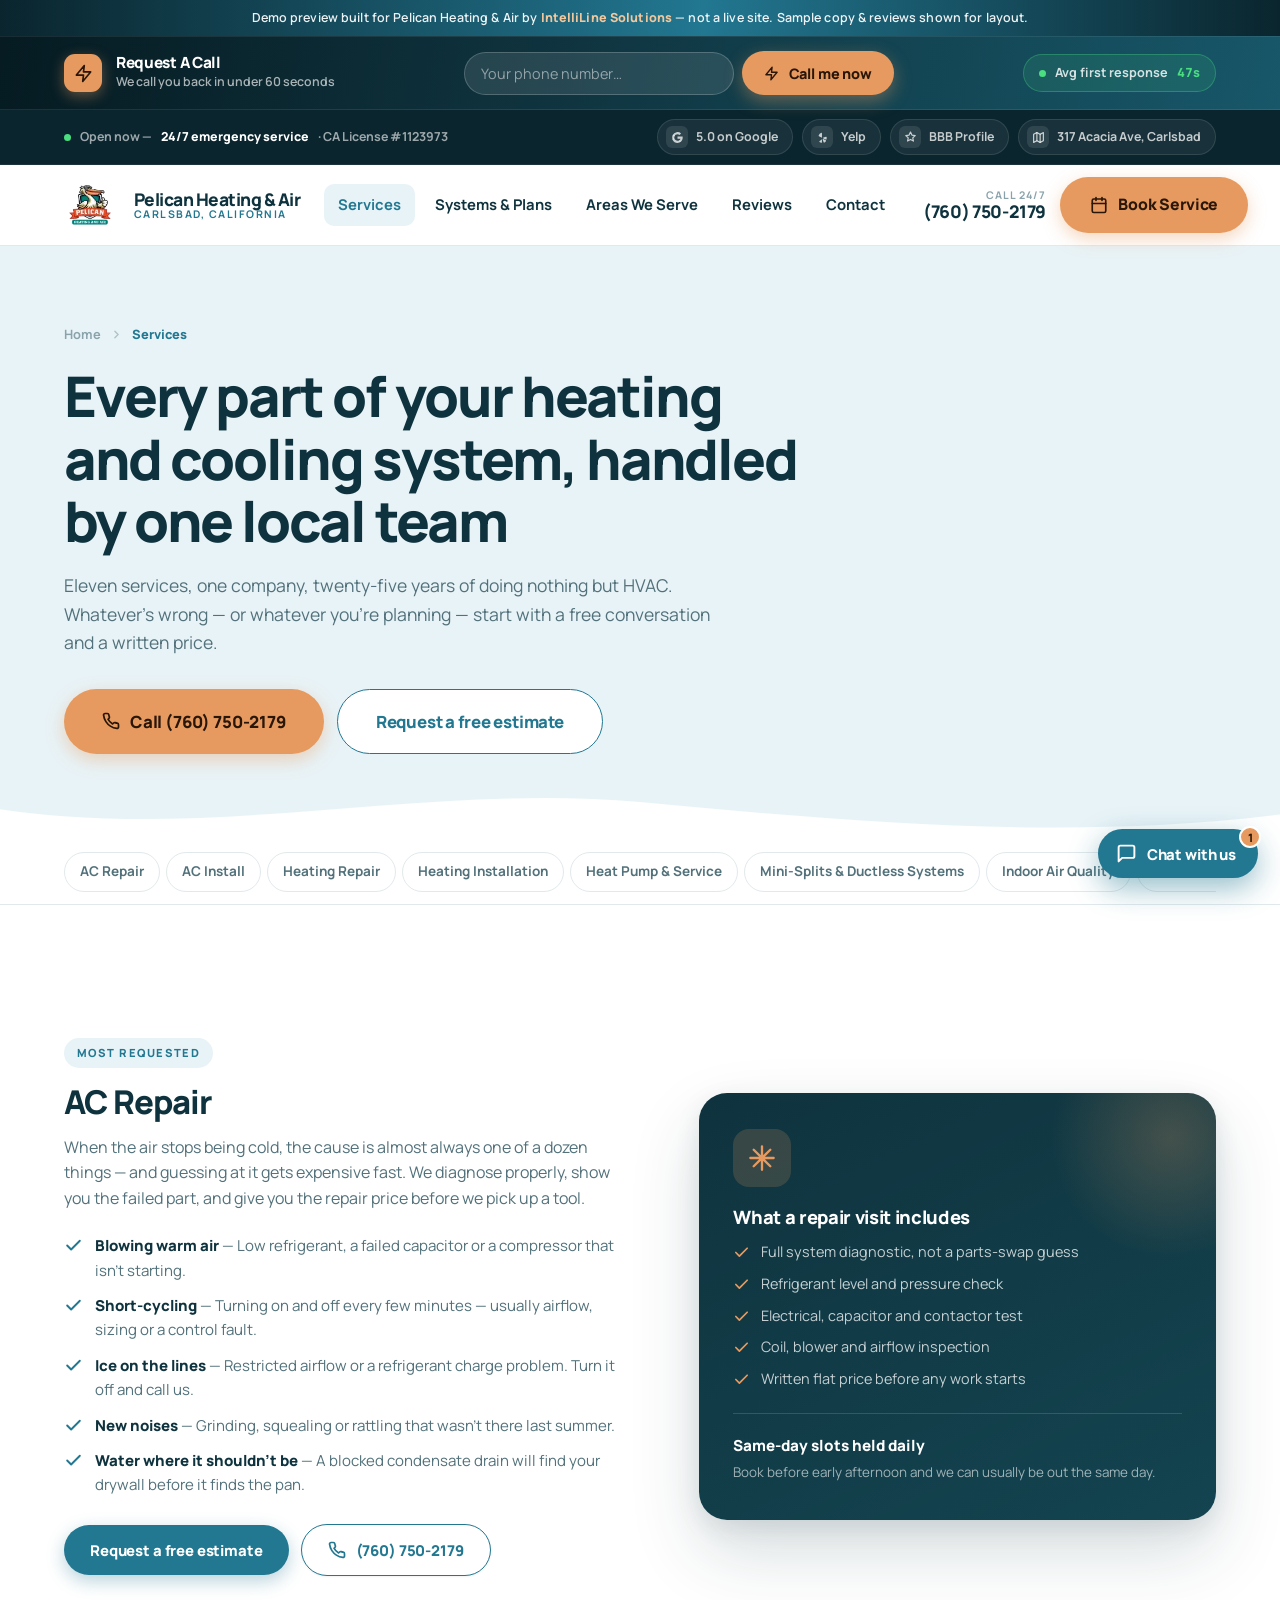
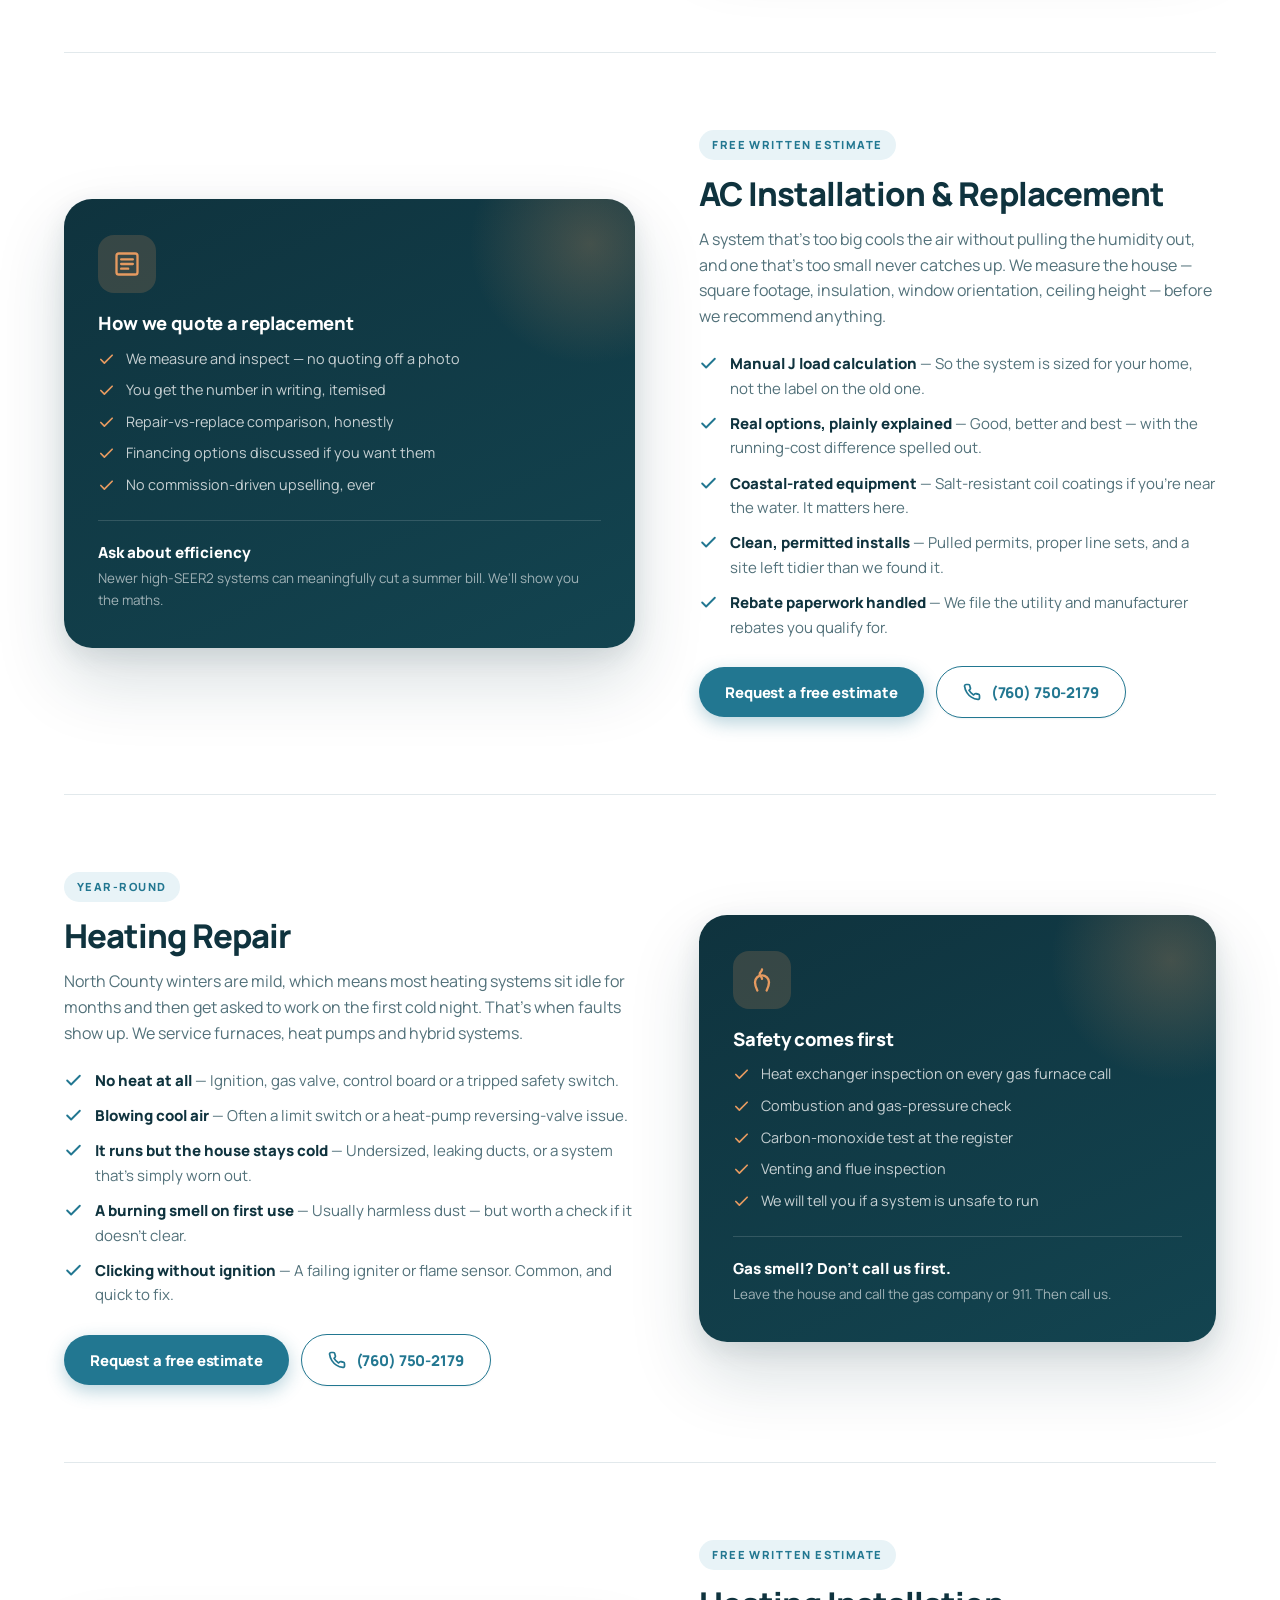
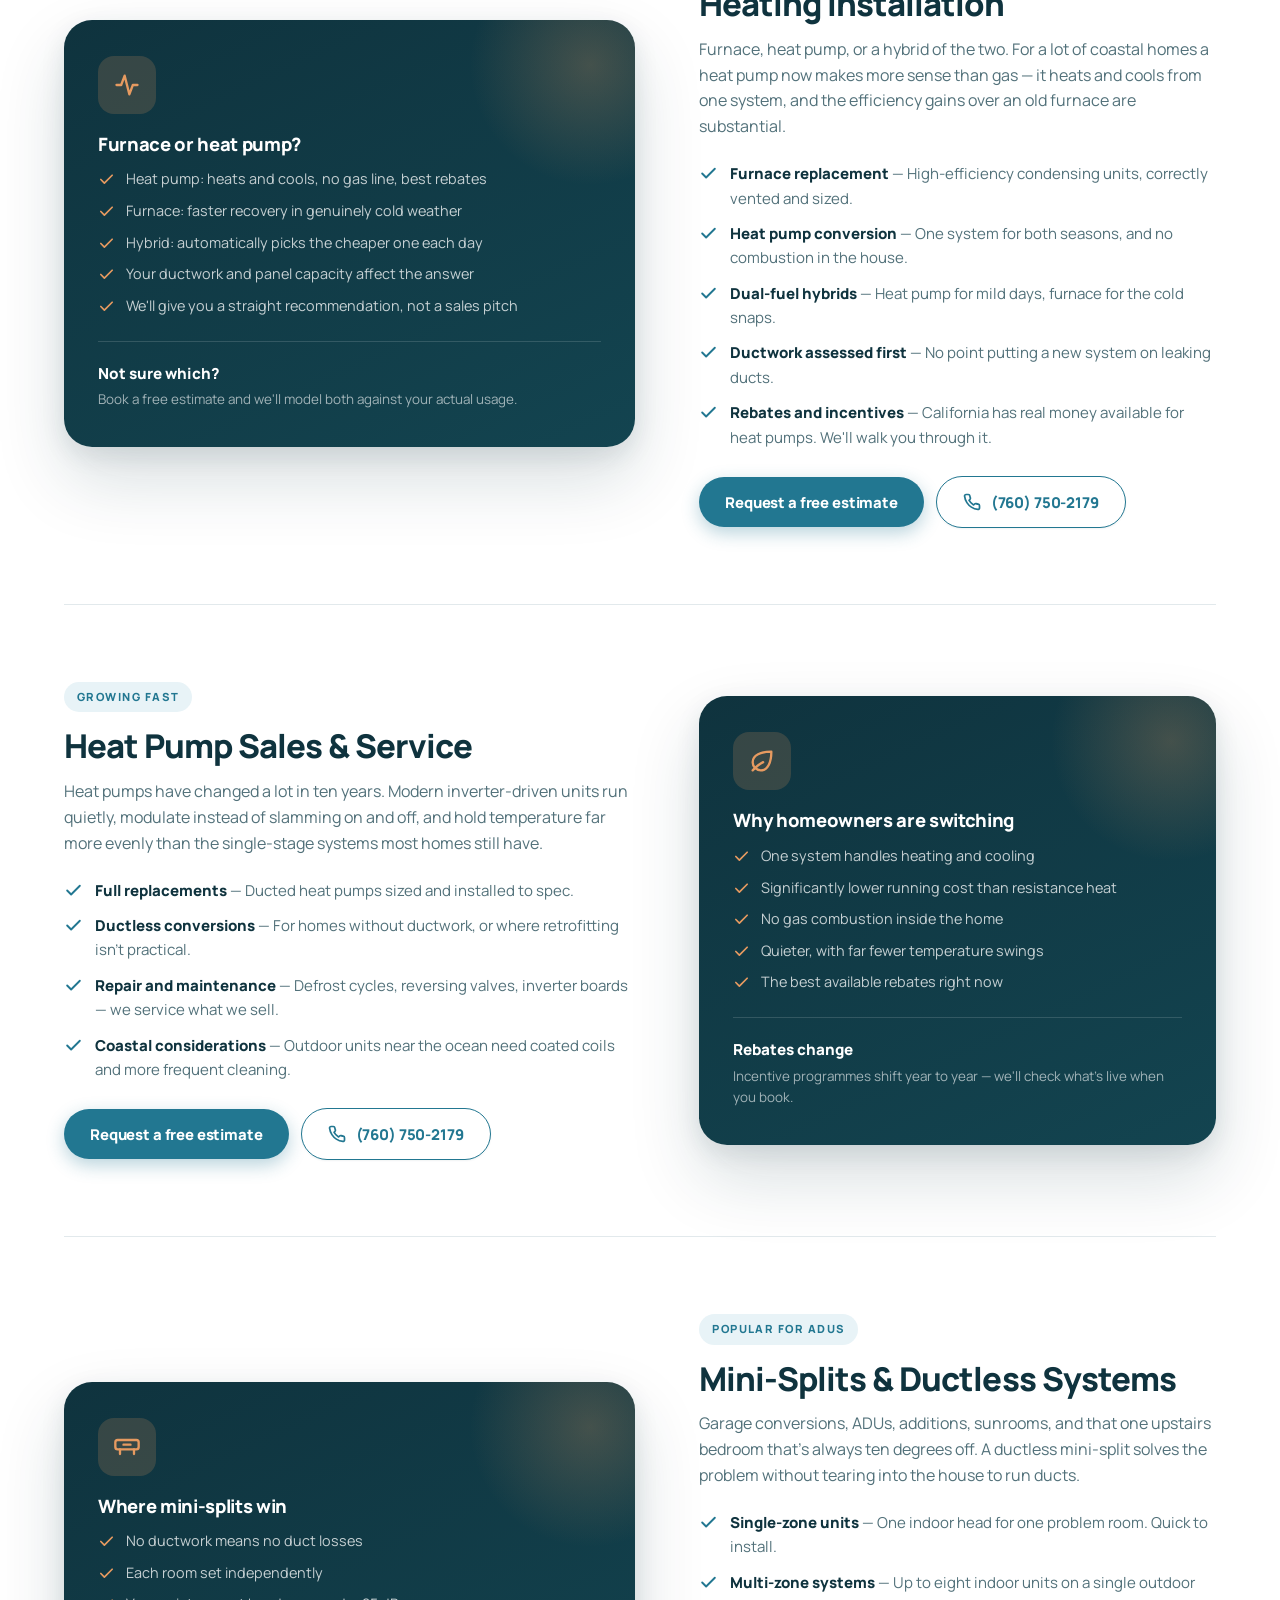
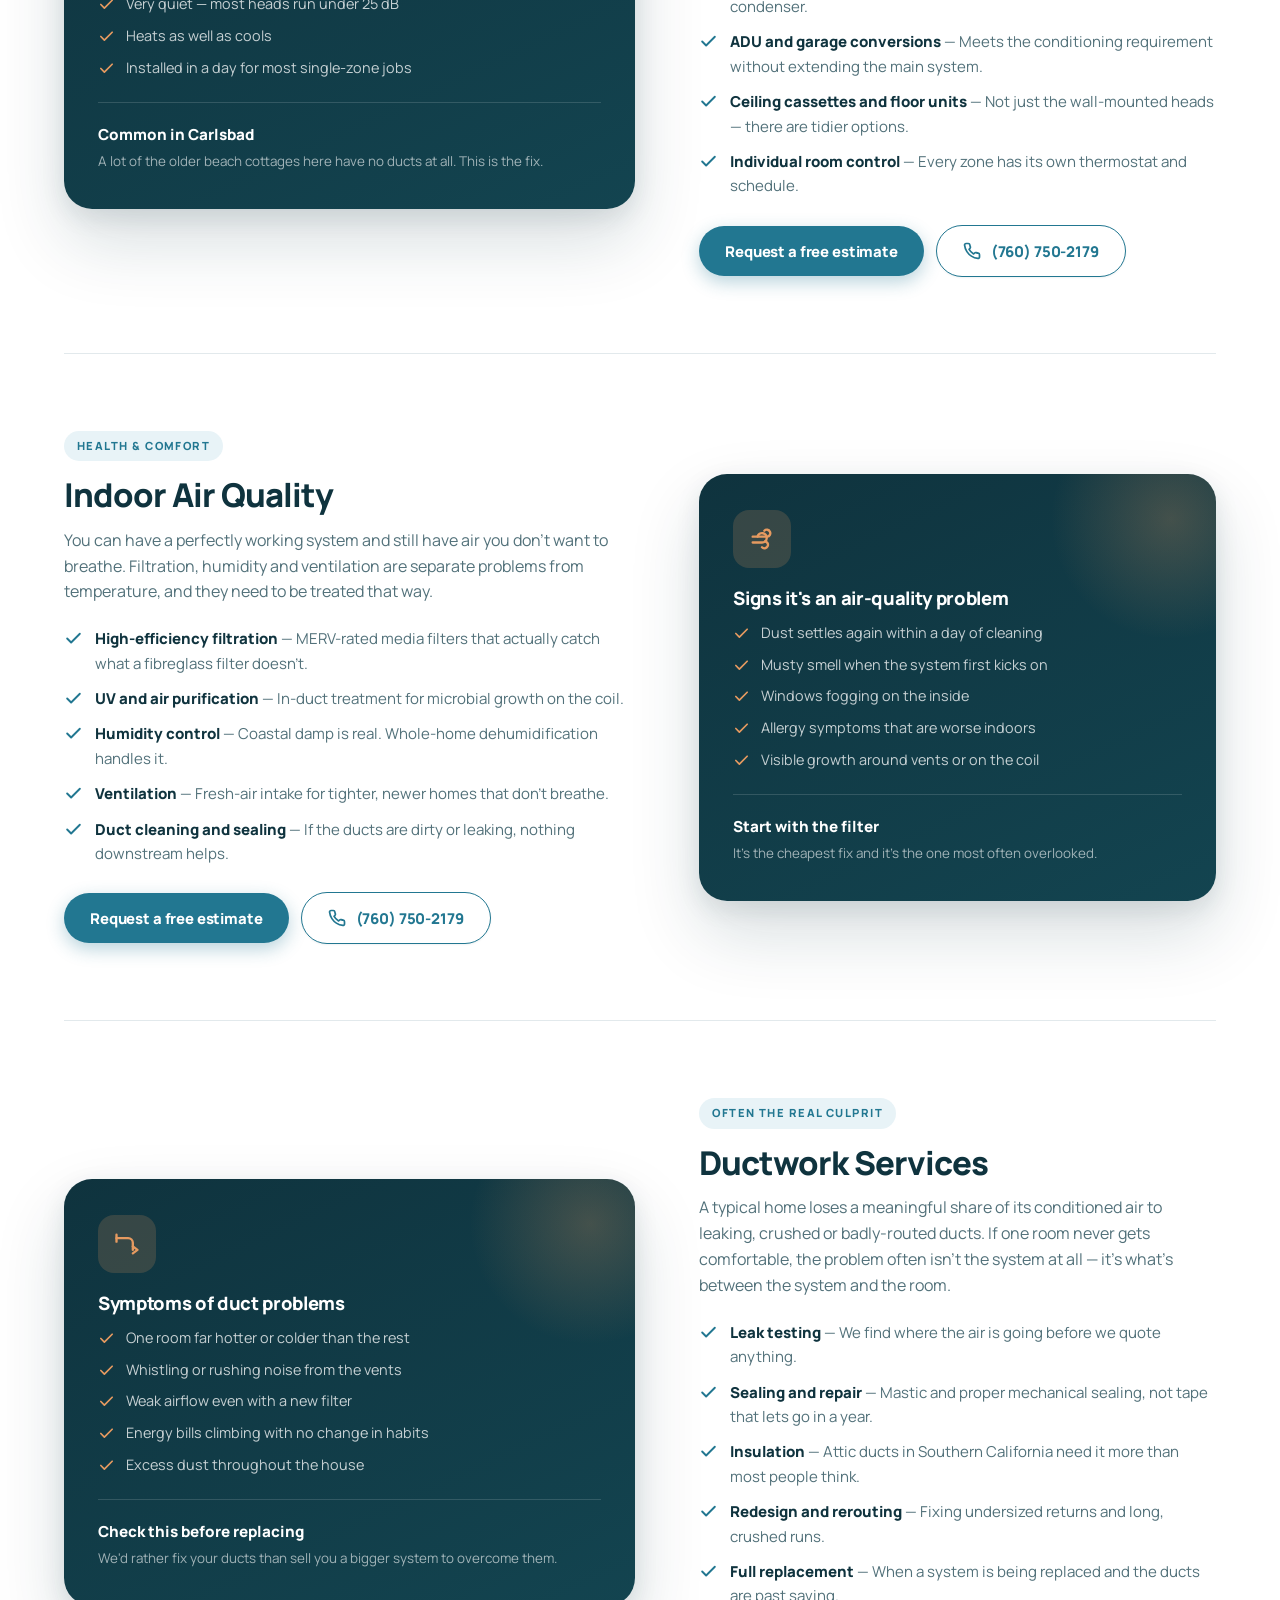
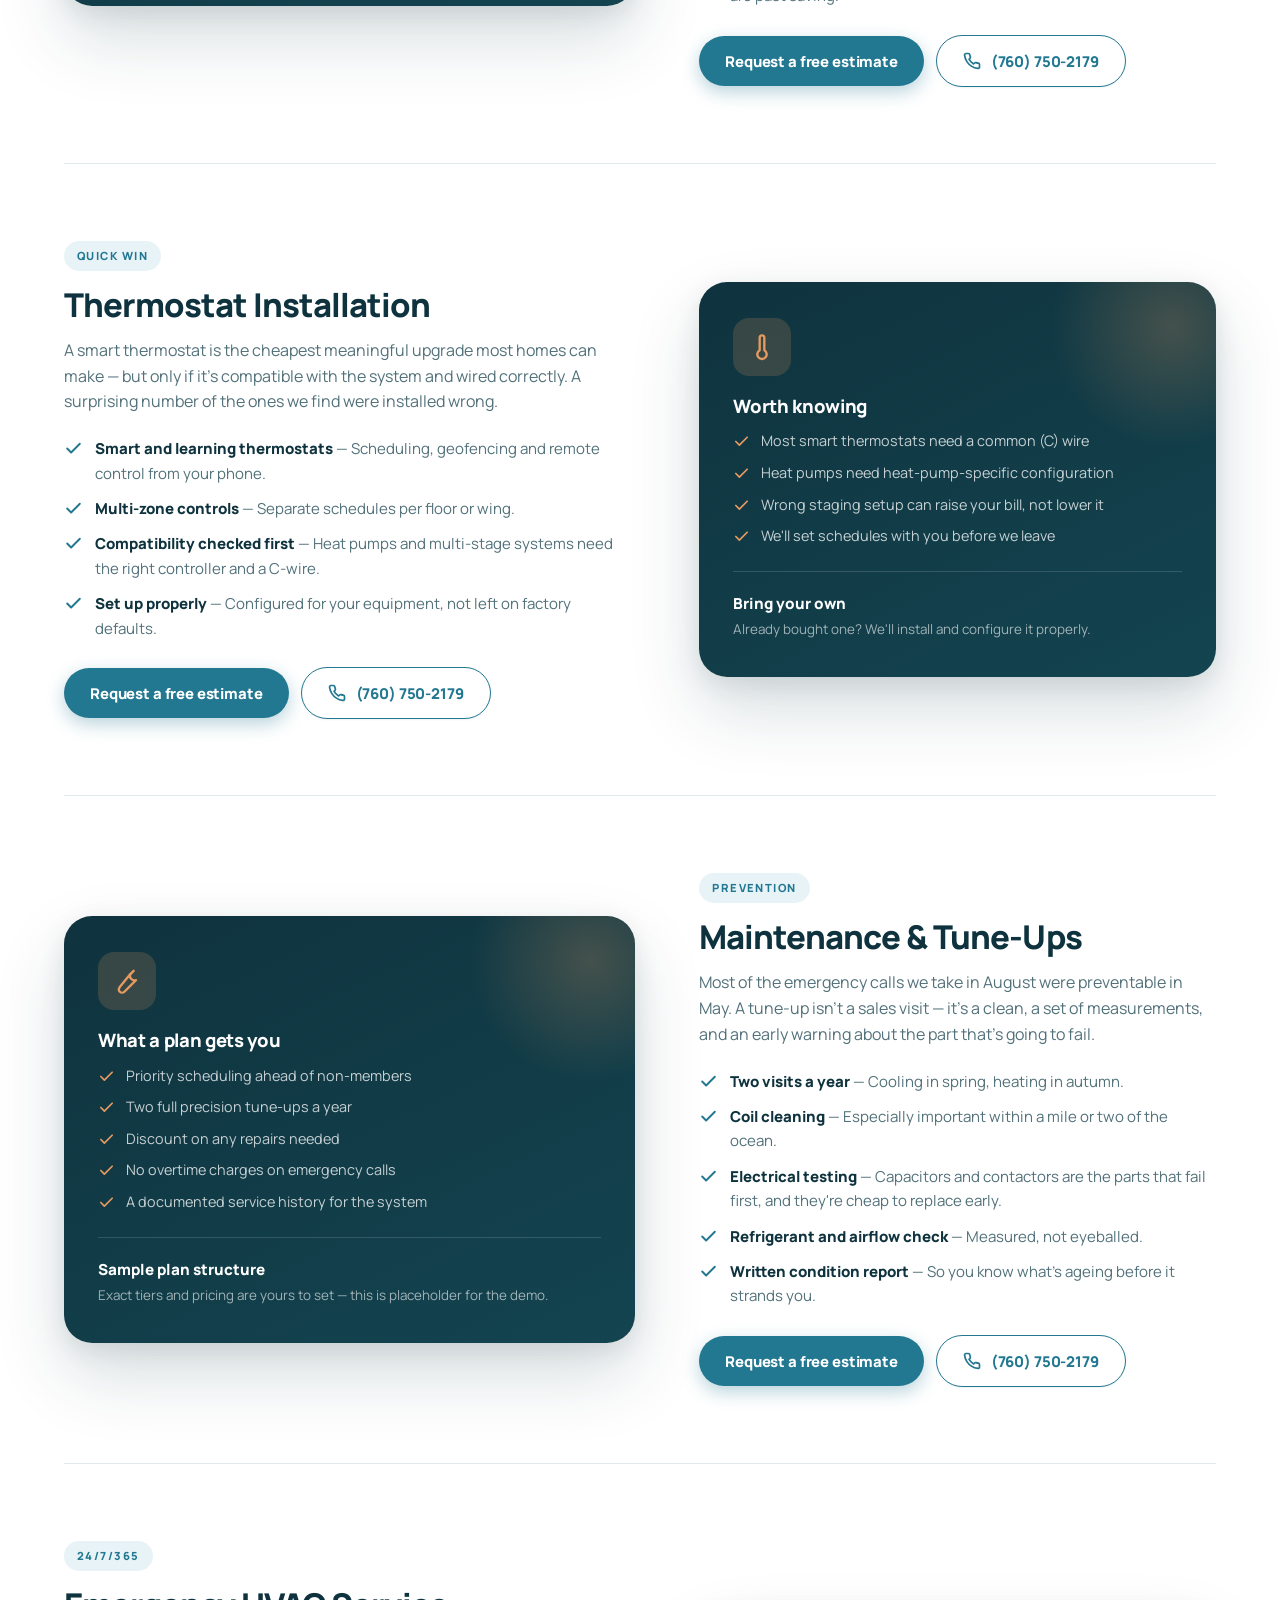
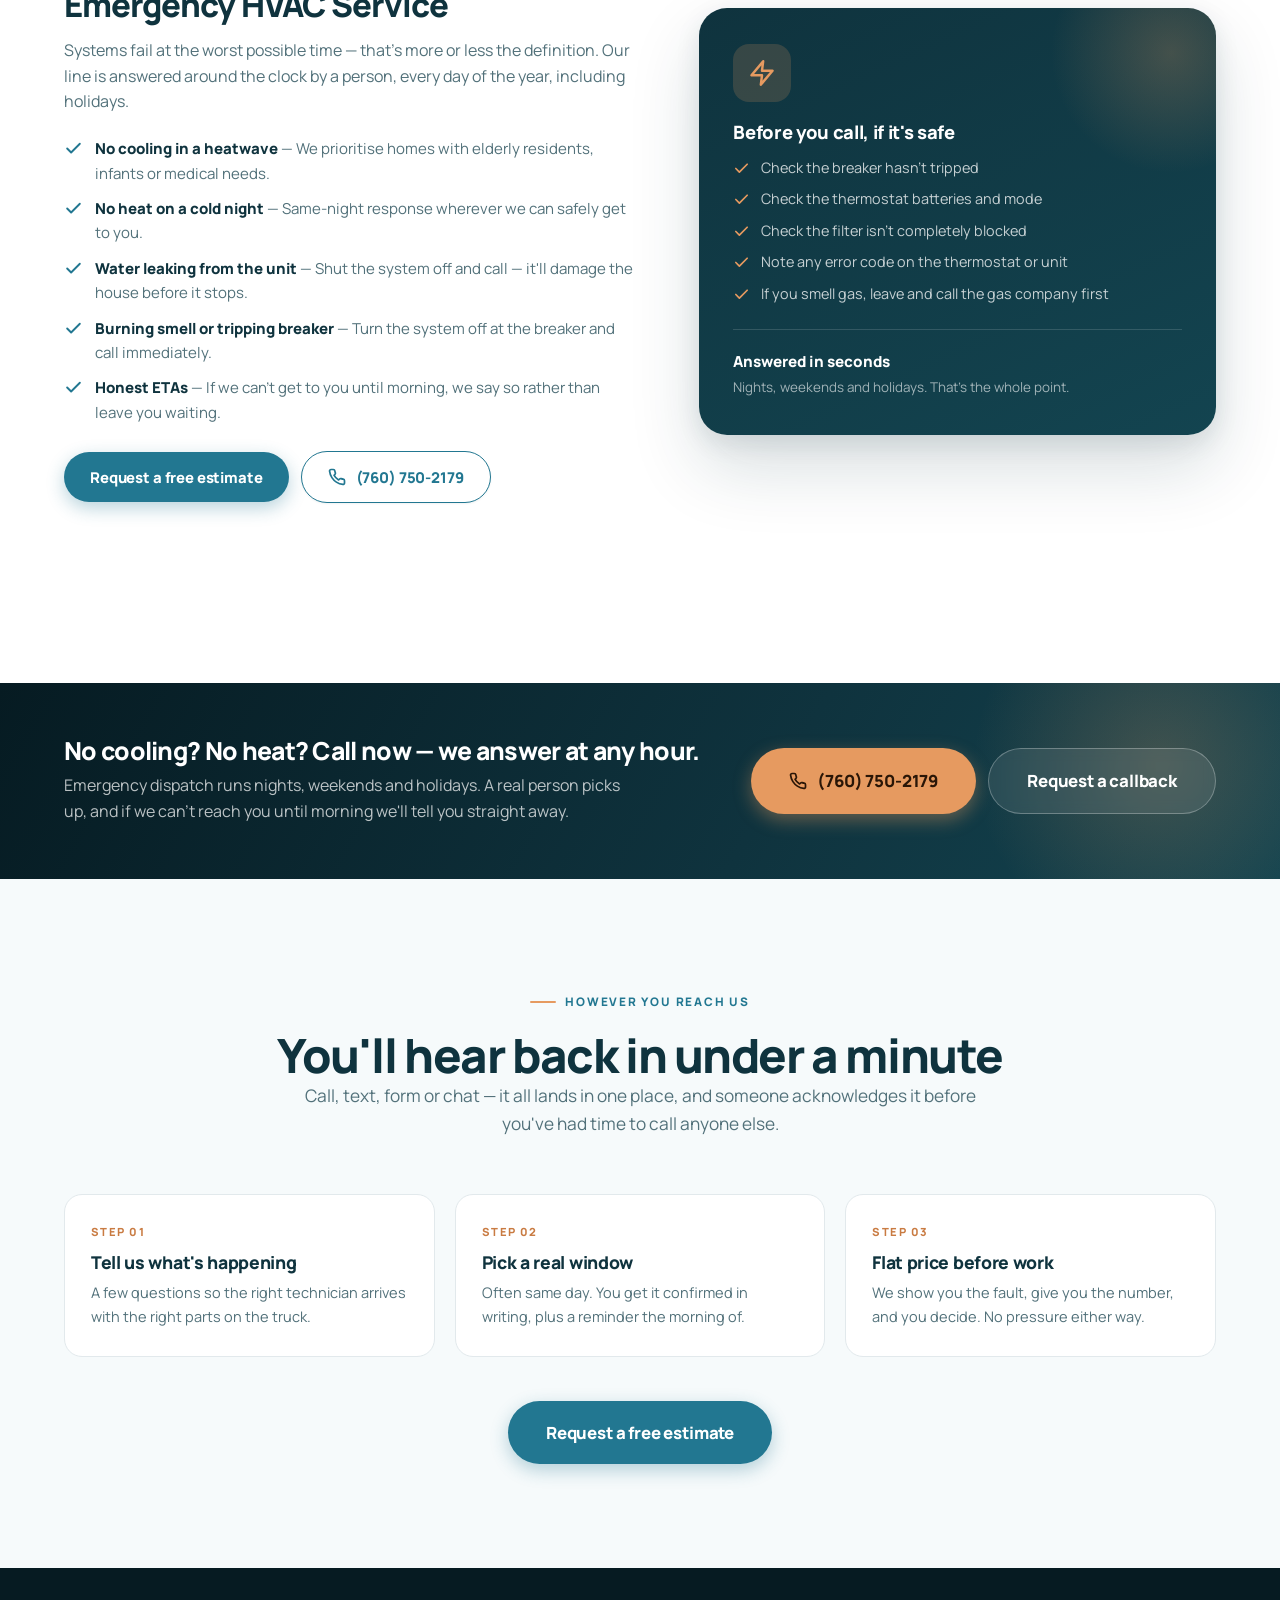
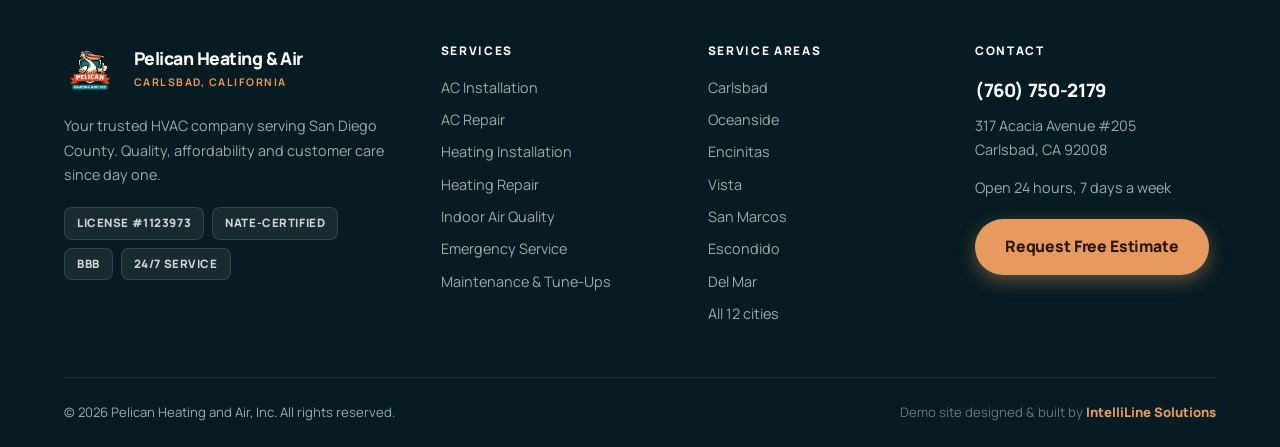
<file: services.html>
<!DOCTYPE html>
<html lang="en">
<head>
<meta charset="utf-8">
<meta name="viewport" content="width=device-width,initial-scale=1">
<title>HVAC Services in Carlsbad, CA | Pelican Heating &amp; Air</title>
<meta name="description" content="AC repair and installation, heating, heat pumps, mini-splits, ductwork, indoor air quality, maintenance and 24/7 emergency HVAC across North County San Diego.">
<meta name="robots" content="noindex,nofollow">
<meta property="og:title" content="HVAC Services in Carlsbad, CA | Pelican Heating &amp; Air">
<meta property="og:description" content="AC repair and installation, heating, heat pumps, mini-splits, ductwork, indoor air quality, maintenance and 24/7 emergency HVAC across North County San Diego.">
<meta property="og:type" content="website">
<link rel="icon" href="assets/logo.webp">
<link rel="preconnect" href="https://fonts.googleapis.com">
<link rel="preconnect" href="https://fonts.gstatic.com" crossorigin>
<link href="https://fonts.googleapis.com/css2?family=Manrope:wght@500;600;700;800&display=swap" rel="stylesheet">
<link rel="stylesheet" href="assets/styles.css">
</head>
<body data-page="services">

<div class="demobar">
  Demo preview built for Pelican Heating &amp; Air by <b>IntelliLine Solutions</b> — not a live site. Sample copy &amp; reviews shown for layout.
</div>


<div class="reqbar">
  <div class="wrap">
    <div class="reqbar-l">
      <span class="reqbar-ico"><svg viewBox="0 0 24 24" fill="none" stroke="currentColor" stroke-width="2.1" stroke-linecap="round" stroke-linejoin="round"><path d="M13 2L3 14h9l-1 8 10-12h-9z"/></svg></span>
      <span class="reqbar-t">
        <b>Request A Call</b>
        <span>We call you back in under 60 seconds</span>
      </span>
    </div>
    <form class="reqbar-form" id="reqForm" novalidate>
      <input type="tel" id="reqPhone" placeholder="Your phone number…" aria-label="Your phone number for a callback" autocomplete="tel" required>
      <button class="btn btn--primary" type="submit"><svg viewBox="0 0 24 24" fill="none" stroke="currentColor" stroke-width="2.1" stroke-linecap="round" stroke-linejoin="round"><path d="M13 2L3 14h9l-1 8 10-12h-9z"/></svg> Call me now</button>
    </form>
    <span class="reqbar-ok" id="reqOk"><svg viewBox="0 0 24 24" fill="none" stroke="currentColor" stroke-width="2.4" stroke-linecap="round" stroke-linejoin="round"><path d="M20 6L9 17l-5-5"/></svg> Got it — calling you now.</span>
    <span class="reqbar-live"><span class="pulse-dot"></span> Avg first response <b id="avgResp">47s</b></span>
  </div>
</div>

<div class="socials">
  <div class="wrap">
    <span class="socials-l"><span class="pulse-dot"></span> Open now — <b>24/7 emergency service</b> · CA License #1123973</span>
    <span class="socials-r">
    <a class="soc" href="https://www.google.com/search?q=Pelican+Heating+and+Air+Carlsbad" target="_blank" rel="noopener"><i><svg viewBox="0 0 24 24" fill="currentColor"><path d="M21.6 12.2c0-.7-.1-1.4-.2-2H12v3.9h5.4a4.6 4.6 0 0 1-2 3v2.5h3.2c1.9-1.7 3-4.3 3-7.4z"/><path d="M12 22c2.7 0 5-.9 6.6-2.4l-3.2-2.5c-.9.6-2 1-3.4 1-2.6 0-4.8-1.7-5.6-4.1H3.1v2.6A10 10 0 0 0 12 22z"/><path d="M6.4 14c-.2-.6-.3-1.3-.3-2s.1-1.4.3-2V7.4H3.1a10 10 0 0 0 0 9.2z"/><path d="M12 5.9c1.5 0 2.8.5 3.8 1.5l2.8-2.8A10 10 0 0 0 3.1 7.4L6.4 10c.8-2.4 3-4.1 5.6-4.1z"/></svg></i><span>5.0 on Google</span></a>
    <a class="soc" href="https://www.yelp.com/biz/pelican-heating-and-air-carlsbad-2" target="_blank" rel="noopener"><i><svg viewBox="0 0 24 24" fill="currentColor"><path d="M11 3.2v9.1L5.4 9.6a1 1 0 0 1-.5-1.3 8.9 8.9 0 0 1 4.9-4.9 1 1 0 0 1 1.2.8z"/><path d="M11 15.4v5.4a1 1 0 0 1-1.2.9 8.4 8.4 0 0 1-3.3-1.6 1 1 0 0 1-.1-1.4z"/><path d="M13.4 14.6l4.6 2.7a1 1 0 0 1 .3 1.4 8.6 8.6 0 0 1-2.8 2.6 1 1 0 0 1-1.4-.5l-1.7-4.6a1 1 0 0 1 1-1.6z"/><path d="M13.6 12.2l4.8-1.5a1 1 0 0 1 1.3.8 8.5 8.5 0 0 1-.3 3.8 1 1 0 0 1-1.4.6l-4.5-2.1a1 1 0 0 1 .1-1.6z"/></svg></i><span>Yelp</span></a>
    <a class="soc" href="https://www.bbb.org/us/ca/carlsbad/profile/air-conditioning-contractor/pelican-heating-and-air-inc-1126-1000131248" target="_blank" rel="noopener"><i><svg viewBox="0 0 24 24" fill="none" stroke="currentColor" stroke-width="2.2" stroke-linecap="round" stroke-linejoin="round"><path d="M12 2l2.6 5.6 6.1.8-4.5 4.2 1.2 6-5.4-3-5.4 3 1.2-6L3.3 8.4l6.1-.8z"/></svg></i><span>BBB Profile</span></a>
    <a class="soc" href="https://maps.google.com/?q=317+Acacia+Avenue+205+Carlsbad+CA+92008" target="_blank" rel="noopener"><i><svg viewBox="0 0 24 24" fill="none" stroke="currentColor" stroke-width="2.2" stroke-linecap="round" stroke-linejoin="round"><path d="M9 3L3 6v15l6-3 6 3 6-3V3l-6 3z"/><path d="M9 3v15M15 6v15"/></svg></i><span>317 Acacia Ave, Carlsbad</span></a>
    </span>
  </div>
</div>


<header class="hdr" id="hdr">
  <div class="wrap">
    <a class="brand" href="index.html">
      <img src="assets/logo.webp" alt="Pelican Heating and Air logo" onerror="this.style.display='none'">
      <span class="brand-txt">
        <b>Pelican Heating &amp; Air</b>
        <span>Carlsbad, California</span>
      </span>
    </a>
    <nav class="nav">
      <a href="services.html" class="is-active">Services</a>
      <a href="systems.html">Systems &amp; Plans</a>
      <a href="service-areas.html">Areas We Serve</a>
      <a href="index.html#reviews">Reviews</a>
      <a href="contact.html">Contact</a>
    </nav>
    <div class="hdr-cta">
      <a class="hdr-phone" href="tel:+17607502179">
        <span>Call 24/7</span>
        <b>(760) 750-2179</b>
      </a>
      <a class="btn btn--primary" href="contact.html"><svg viewBox="0 0 24 24" fill="none" stroke="currentColor" stroke-width="2.2" stroke-linecap="round" stroke-linejoin="round"><rect x="3" y="4" width="18" height="18" rx="2"/><path d="M16 2v4M8 2v4M3 10h18"/></svg> Book Service</a>
      <button class="burger" id="burger" aria-label="Open menu">
        <svg viewBox="0 0 24 24" fill="none" stroke="currentColor" stroke-width="2.4" stroke-linecap="round"><path d="M4 7h16M4 12h16M4 17h16"/></svg>
      </button>
    </div>
  </div>
</header>

<div class="mobnav" id="mobnav">
  <div class="mobnav-top">
    <img src="assets/logo.webp" alt="" onerror="this.style.display='none'">
    <button class="mobclose" id="mobclose" aria-label="Close menu">
      <svg viewBox="0 0 24 24" fill="none" stroke="currentColor" stroke-width="2.4" stroke-linecap="round"><path d="M6 6l12 12M18 6L6 18"/></svg>
    </button>
  </div>
  <a class="mlink" href="index.html">Home</a>
  <a class="mlink" href="services.html">Services</a>
  <a class="mlink" href="systems.html">Systems &amp; Plans</a>
  <a class="mlink" href="service-areas.html">Areas We Serve</a>
  <a class="mlink" href="index.html#reviews">Reviews</a>
  <a class="mlink" href="contact.html">Contact</a>
  <a class="btn btn--primary" href="tel:+17607502179">Call (760) 750-2179</a>
  <a class="btn btn--ghost" href="contact.html">Request Free Estimate</a>
</div>

<section class="phero">
  <div class="phero-bg">
    <svg viewBox="0 0 1440 420" preserveAspectRatio="xMidYMid slice" aria-hidden="true">
      <defs>
        <linearGradient id="psky" x1="0" y1="0" x2="0" y2="1">
          <stop offset="0%" stop-color="#0A2530"/><stop offset="100%" stop-color="#1B647C"/>
        </linearGradient>
        <linearGradient id="psun" x1="0" y1="0" x2="0" y2="1">
          <stop offset="0%" stop-color="#E69A60" stop-opacity=".45"/><stop offset="100%" stop-color="#E69A60" stop-opacity="0"/>
        </linearGradient>
      </defs>
      <rect width="1440" height="420" fill="url(#psky)"/>
      <circle cx="1150" cy="140" r="190" fill="url(#psun)"/>
      <path d="M0 300 Q200 268 400 296 T800 292 T1200 276 T1440 288 L1440 420 L0 420Z" fill="#0F333E" opacity=".55"/>
      <path d="M0 348 Q240 320 480 348 T960 344 T1440 330 L1440 420 L0 420Z" fill="#082129" opacity=".7"/>
      <g stroke="#082129" stroke-width="6" fill="none" stroke-linecap="round" opacity=".9">
        <path d="M300 420 q-6 -52 3 -88"/>
        <path d="M303 332 q-30 -16 -50 -6M303 332 q-12 -32 -38 -38M303 332 q22 -28 50 -24"/>
        <path d="M1180 420 q-5 -44 2 -74"/>
        <path d="M1182 346 q-26 -14 -44 -5M1182 346 q-10 -28 -34 -33M1182 346 q20 -24 44 -21"/>
      </g>
    </svg>
  </div>
  <div class="phero-veil"></div>
  <div class="wrap">
    <div class="crumb">
      <a href="index.html">Home</a> <svg viewBox="0 0 24 24" fill="none" stroke="currentColor" stroke-width="2.6" stroke-linecap="round" stroke-linejoin="round"><path d="M9 6l6 6-6 6"/></svg> <b>Services</b>
    </div>
    <h1>Every part of your heating and cooling system, handled by one local team</h1>
    <p class="lede">Eleven services, one company, twenty-five years of doing nothing but HVAC. Whatever's wrong — or whatever you're planning — start with a free conversation and a written price.</p>
      <div class="phero-btns">
        <a class="btn btn--primary btn--lg" href="tel:+17607502179"><svg viewBox="0 0 24 24" fill="none" stroke="currentColor" stroke-width="2.3" stroke-linecap="round" stroke-linejoin="round"><path d="M22 16.9v3a2 2 0 0 1-2.2 2 19.8 19.8 0 0 1-8.6-3.1 19.5 19.5 0 0 1-6-6A19.8 19.8 0 0 1 2.1 4.2 2 2 0 0 1 4.1 2h3a2 2 0 0 1 2 1.7c.1 1 .4 1.9.7 2.8a2 2 0 0 1-.5 2.1L8.1 9.9a16 16 0 0 0 6 6l1.3-1.2a2 2 0 0 1 2.1-.5c.9.3 1.8.6 2.8.7a2 2 0 0 1 1.7 2z"/></svg> Call (760) 750-2179</a>
        <a class="btn btn--ghost btn--lg" href="contact.html">Request a free estimate</a>
      </div>
  </div>
  <div class="phero-wave">
    <svg viewBox="0 0 1440 70" preserveAspectRatio="none" aria-hidden="true">
      <path d="M0 34 C 240 70, 480 4, 720 26 C 960 48, 1200 70, 1440 40 L1440 70 L0 70Z" fill="#ffffff"/>
    </svg>
  </div>
</section>

<main>
  <div class="jump">
    <div class="wrap">
      <div class="jump-in">
      <a href="#ac-repair">AC Repair</a>
      <a href="#ac-installation">AC Install</a>
      <a href="#heating-repair">Heating Repair</a>
      <a href="#heating-installation">Heating Installation</a>
      <a href="#heat-pumps">Heat Pump & Service</a>
      <a href="#mini-split">Mini-Splits & Ductless Systems</a>
      <a href="#indoor-air-quality">Indoor Air Quality</a>
      <a href="#ductwork">Ductwork Services</a>
      <a href="#thermostats">Thermostat Installation</a>
      <a href="#maintenance">Maintenance & Tune-Ups</a>
      <a href="#emergency">Emergency HVAC Service</a>
      </div>
    </div>
  </div>

  <section class="section" style="padding-top:56px">
    <div class="wrap">
      
      <div class="drow" id="ac-repair">
        <div>
          <span class="drow-tag">Most requested</span>
          <h2>AC Repair</h2>
          <p>When the air stops being cold, the cause is almost always one of a dozen things — and guessing at it gets expensive fast. We diagnose properly, show you the failed part, and give you the repair price before we pick up a tool.</p>
          <ul class="dlist">
            <li><svg viewBox="0 0 24 24" fill="none" stroke="currentColor" stroke-width="2.4" stroke-linecap="round" stroke-linejoin="round"><path d="M20 6L9 17l-5-5"/></svg><span><b>Blowing warm air</b> — Low refrigerant, a failed capacitor or a compressor that isn't starting.</span></li>
            <li><svg viewBox="0 0 24 24" fill="none" stroke="currentColor" stroke-width="2.4" stroke-linecap="round" stroke-linejoin="round"><path d="M20 6L9 17l-5-5"/></svg><span><b>Short-cycling</b> — Turning on and off every few minutes — usually airflow, sizing or a control fault.</span></li>
            <li><svg viewBox="0 0 24 24" fill="none" stroke="currentColor" stroke-width="2.4" stroke-linecap="round" stroke-linejoin="round"><path d="M20 6L9 17l-5-5"/></svg><span><b>Ice on the lines</b> — Restricted airflow or a refrigerant charge problem. Turn it off and call us.</span></li>
            <li><svg viewBox="0 0 24 24" fill="none" stroke="currentColor" stroke-width="2.4" stroke-linecap="round" stroke-linejoin="round"><path d="M20 6L9 17l-5-5"/></svg><span><b>New noises</b> — Grinding, squealing or rattling that wasn't there last summer.</span></li>
            <li><svg viewBox="0 0 24 24" fill="none" stroke="currentColor" stroke-width="2.4" stroke-linecap="round" stroke-linejoin="round"><path d="M20 6L9 17l-5-5"/></svg><span><b>Water where it shouldn't be</b> — A blocked condensate drain will find your drywall before it finds the pan.</span></li>
          </ul>
          <div class="drow-cta">
            <a class="btn btn--teal" href="contact.html">Request a free estimate</a>
            <a class="btn btn--outline" href="tel:+17607502179"><svg viewBox="0 0 24 24" fill="none" stroke="currentColor" stroke-width="2.3" stroke-linecap="round" stroke-linejoin="round"><path d="M22 16.9v3a2 2 0 0 1-2.2 2 19.8 19.8 0 0 1-8.6-3.1 19.5 19.5 0 0 1-6-6A19.8 19.8 0 0 1 2.1 4.2 2 2 0 0 1 4.1 2h3a2 2 0 0 1 2 1.7c.1 1 .4 1.9.7 2.8a2 2 0 0 1-.5 2.1L8.1 9.9a16 16 0 0 0 6 6l1.3-1.2a2 2 0 0 1 2.1-.5c.9.3 1.8.6 2.8.7a2 2 0 0 1 1.7 2z"/></svg> (760) 750-2179</a>
          </div>
        </div>
        <div class="drow-media">
          <div class="dcard">
            <div class="dcard-in">
              <div class="dcard-ico"><svg viewBox="0 0 24 24" fill="none" stroke="currentColor" stroke-width="2" stroke-linecap="round" stroke-linejoin="round"><path d="M12 2v20M2 12h20M4.9 4.9l14.2 14.2M19.1 4.9L4.9 19.1"/></svg></div>
              <h3>What a repair visit includes</h3>
              <ul>
            <li><svg viewBox="0 0 24 24" fill="none" stroke="currentColor" stroke-width="2.4" stroke-linecap="round" stroke-linejoin="round"><path d="M20 6L9 17l-5-5"/></svg><span>Full system diagnostic, not a parts-swap guess</span></li>
            <li><svg viewBox="0 0 24 24" fill="none" stroke="currentColor" stroke-width="2.4" stroke-linecap="round" stroke-linejoin="round"><path d="M20 6L9 17l-5-5"/></svg><span>Refrigerant level and pressure check</span></li>
            <li><svg viewBox="0 0 24 24" fill="none" stroke="currentColor" stroke-width="2.4" stroke-linecap="round" stroke-linejoin="round"><path d="M20 6L9 17l-5-5"/></svg><span>Electrical, capacitor and contactor test</span></li>
            <li><svg viewBox="0 0 24 24" fill="none" stroke="currentColor" stroke-width="2.4" stroke-linecap="round" stroke-linejoin="round"><path d="M20 6L9 17l-5-5"/></svg><span>Coil, blower and airflow inspection</span></li>
            <li><svg viewBox="0 0 24 24" fill="none" stroke="currentColor" stroke-width="2.4" stroke-linecap="round" stroke-linejoin="round"><path d="M20 6L9 17l-5-5"/></svg><span>Written flat price before any work starts</span></li>
              </ul>
              <div class="dcard-foot"><b>Same-day slots held daily</b>Book before early afternoon and we can usually be out the same day.</div>
            </div>
          </div>
        </div>
      </div>

      <div class="drow drow--flip" id="ac-installation">
        <div>
          <span class="drow-tag">Free written estimate</span>
          <h2>AC Installation & Replacement</h2>
          <p>A system that's too big cools the air without pulling the humidity out, and one that's too small never catches up. We measure the house — square footage, insulation, window orientation, ceiling height — before we recommend anything.</p>
          <ul class="dlist">
            <li><svg viewBox="0 0 24 24" fill="none" stroke="currentColor" stroke-width="2.4" stroke-linecap="round" stroke-linejoin="round"><path d="M20 6L9 17l-5-5"/></svg><span><b>Manual J load calculation</b> — So the system is sized for your home, not the label on the old one.</span></li>
            <li><svg viewBox="0 0 24 24" fill="none" stroke="currentColor" stroke-width="2.4" stroke-linecap="round" stroke-linejoin="round"><path d="M20 6L9 17l-5-5"/></svg><span><b>Real options, plainly explained</b> — Good, better and best — with the running-cost difference spelled out.</span></li>
            <li><svg viewBox="0 0 24 24" fill="none" stroke="currentColor" stroke-width="2.4" stroke-linecap="round" stroke-linejoin="round"><path d="M20 6L9 17l-5-5"/></svg><span><b>Coastal-rated equipment</b> — Salt-resistant coil coatings if you're near the water. It matters here.</span></li>
            <li><svg viewBox="0 0 24 24" fill="none" stroke="currentColor" stroke-width="2.4" stroke-linecap="round" stroke-linejoin="round"><path d="M20 6L9 17l-5-5"/></svg><span><b>Clean, permitted installs</b> — Pulled permits, proper line sets, and a site left tidier than we found it.</span></li>
            <li><svg viewBox="0 0 24 24" fill="none" stroke="currentColor" stroke-width="2.4" stroke-linecap="round" stroke-linejoin="round"><path d="M20 6L9 17l-5-5"/></svg><span><b>Rebate paperwork handled</b> — We file the utility and manufacturer rebates you qualify for.</span></li>
          </ul>
          <div class="drow-cta">
            <a class="btn btn--teal" href="contact.html">Request a free estimate</a>
            <a class="btn btn--outline" href="tel:+17607502179"><svg viewBox="0 0 24 24" fill="none" stroke="currentColor" stroke-width="2.3" stroke-linecap="round" stroke-linejoin="round"><path d="M22 16.9v3a2 2 0 0 1-2.2 2 19.8 19.8 0 0 1-8.6-3.1 19.5 19.5 0 0 1-6-6A19.8 19.8 0 0 1 2.1 4.2 2 2 0 0 1 4.1 2h3a2 2 0 0 1 2 1.7c.1 1 .4 1.9.7 2.8a2 2 0 0 1-.5 2.1L8.1 9.9a16 16 0 0 0 6 6l1.3-1.2a2 2 0 0 1 2.1-.5c.9.3 1.8.6 2.8.7a2 2 0 0 1 1.7 2z"/></svg> (760) 750-2179</a>
          </div>
        </div>
        <div class="drow-media">
          <div class="dcard">
            <div class="dcard-in">
              <div class="dcard-ico"><svg viewBox="0 0 24 24" fill="none" stroke="currentColor" stroke-width="2" stroke-linecap="round" stroke-linejoin="round"><rect x="3" y="3" width="18" height="18" rx="2"/><path d="M7 8h10M7 12h10M7 16h6"/></svg></div>
              <h3>How we quote a replacement</h3>
              <ul>
            <li><svg viewBox="0 0 24 24" fill="none" stroke="currentColor" stroke-width="2.4" stroke-linecap="round" stroke-linejoin="round"><path d="M20 6L9 17l-5-5"/></svg><span>We measure and inspect — no quoting off a photo</span></li>
            <li><svg viewBox="0 0 24 24" fill="none" stroke="currentColor" stroke-width="2.4" stroke-linecap="round" stroke-linejoin="round"><path d="M20 6L9 17l-5-5"/></svg><span>You get the number in writing, itemised</span></li>
            <li><svg viewBox="0 0 24 24" fill="none" stroke="currentColor" stroke-width="2.4" stroke-linecap="round" stroke-linejoin="round"><path d="M20 6L9 17l-5-5"/></svg><span>Repair-vs-replace comparison, honestly</span></li>
            <li><svg viewBox="0 0 24 24" fill="none" stroke="currentColor" stroke-width="2.4" stroke-linecap="round" stroke-linejoin="round"><path d="M20 6L9 17l-5-5"/></svg><span>Financing options discussed if you want them</span></li>
            <li><svg viewBox="0 0 24 24" fill="none" stroke="currentColor" stroke-width="2.4" stroke-linecap="round" stroke-linejoin="round"><path d="M20 6L9 17l-5-5"/></svg><span>No commission-driven upselling, ever</span></li>
              </ul>
              <div class="dcard-foot"><b>Ask about efficiency</b>Newer high-SEER2 systems can meaningfully cut a summer bill. We'll show you the maths.</div>
            </div>
          </div>
        </div>
      </div>

      <div class="drow" id="heating-repair">
        <div>
          <span class="drow-tag">Year-round</span>
          <h2>Heating Repair</h2>
          <p>North County winters are mild, which means most heating systems sit idle for months and then get asked to work on the first cold night. That's when faults show up. We service furnaces, heat pumps and hybrid systems.</p>
          <ul class="dlist">
            <li><svg viewBox="0 0 24 24" fill="none" stroke="currentColor" stroke-width="2.4" stroke-linecap="round" stroke-linejoin="round"><path d="M20 6L9 17l-5-5"/></svg><span><b>No heat at all</b> — Ignition, gas valve, control board or a tripped safety switch.</span></li>
            <li><svg viewBox="0 0 24 24" fill="none" stroke="currentColor" stroke-width="2.4" stroke-linecap="round" stroke-linejoin="round"><path d="M20 6L9 17l-5-5"/></svg><span><b>Blowing cool air</b> — Often a limit switch or a heat-pump reversing-valve issue.</span></li>
            <li><svg viewBox="0 0 24 24" fill="none" stroke="currentColor" stroke-width="2.4" stroke-linecap="round" stroke-linejoin="round"><path d="M20 6L9 17l-5-5"/></svg><span><b>It runs but the house stays cold</b> — Undersized, leaking ducts, or a system that's simply worn out.</span></li>
            <li><svg viewBox="0 0 24 24" fill="none" stroke="currentColor" stroke-width="2.4" stroke-linecap="round" stroke-linejoin="round"><path d="M20 6L9 17l-5-5"/></svg><span><b>A burning smell on first use</b> — Usually harmless dust — but worth a check if it doesn't clear.</span></li>
            <li><svg viewBox="0 0 24 24" fill="none" stroke="currentColor" stroke-width="2.4" stroke-linecap="round" stroke-linejoin="round"><path d="M20 6L9 17l-5-5"/></svg><span><b>Clicking without ignition</b> — A failing igniter or flame sensor. Common, and quick to fix.</span></li>
          </ul>
          <div class="drow-cta">
            <a class="btn btn--teal" href="contact.html">Request a free estimate</a>
            <a class="btn btn--outline" href="tel:+17607502179"><svg viewBox="0 0 24 24" fill="none" stroke="currentColor" stroke-width="2.3" stroke-linecap="round" stroke-linejoin="round"><path d="M22 16.9v3a2 2 0 0 1-2.2 2 19.8 19.8 0 0 1-8.6-3.1 19.5 19.5 0 0 1-6-6A19.8 19.8 0 0 1 2.1 4.2 2 2 0 0 1 4.1 2h3a2 2 0 0 1 2 1.7c.1 1 .4 1.9.7 2.8a2 2 0 0 1-.5 2.1L8.1 9.9a16 16 0 0 0 6 6l1.3-1.2a2 2 0 0 1 2.1-.5c.9.3 1.8.6 2.8.7a2 2 0 0 1 1.7 2z"/></svg> (760) 750-2179</a>
          </div>
        </div>
        <div class="drow-media">
          <div class="dcard">
            <div class="dcard-in">
              <div class="dcard-ico"><svg viewBox="0 0 24 24" fill="none" stroke="currentColor" stroke-width="2" stroke-linecap="round" stroke-linejoin="round"><path d="M8 21s-2-4-2-7a6 6 0 0 1 12 0c0 3-2 7-2 7"/><path d="M12 3c0 2-2 2-2 4s2 2 2 4"/></svg></div>
              <h3>Safety comes first</h3>
              <ul>
            <li><svg viewBox="0 0 24 24" fill="none" stroke="currentColor" stroke-width="2.4" stroke-linecap="round" stroke-linejoin="round"><path d="M20 6L9 17l-5-5"/></svg><span>Heat exchanger inspection on every gas furnace call</span></li>
            <li><svg viewBox="0 0 24 24" fill="none" stroke="currentColor" stroke-width="2.4" stroke-linecap="round" stroke-linejoin="round"><path d="M20 6L9 17l-5-5"/></svg><span>Combustion and gas-pressure check</span></li>
            <li><svg viewBox="0 0 24 24" fill="none" stroke="currentColor" stroke-width="2.4" stroke-linecap="round" stroke-linejoin="round"><path d="M20 6L9 17l-5-5"/></svg><span>Carbon-monoxide test at the register</span></li>
            <li><svg viewBox="0 0 24 24" fill="none" stroke="currentColor" stroke-width="2.4" stroke-linecap="round" stroke-linejoin="round"><path d="M20 6L9 17l-5-5"/></svg><span>Venting and flue inspection</span></li>
            <li><svg viewBox="0 0 24 24" fill="none" stroke="currentColor" stroke-width="2.4" stroke-linecap="round" stroke-linejoin="round"><path d="M20 6L9 17l-5-5"/></svg><span>We will tell you if a system is unsafe to run</span></li>
              </ul>
              <div class="dcard-foot"><b>Gas smell? Don't call us first.</b>Leave the house and call the gas company or 911. Then call us.</div>
            </div>
          </div>
        </div>
      </div>

      <div class="drow drow--flip" id="heating-installation">
        <div>
          <span class="drow-tag">Free written estimate</span>
          <h2>Heating Installation</h2>
          <p>Furnace, heat pump, or a hybrid of the two. For a lot of coastal homes a heat pump now makes more sense than gas — it heats and cools from one system, and the efficiency gains over an old furnace are substantial.</p>
          <ul class="dlist">
            <li><svg viewBox="0 0 24 24" fill="none" stroke="currentColor" stroke-width="2.4" stroke-linecap="round" stroke-linejoin="round"><path d="M20 6L9 17l-5-5"/></svg><span><b>Furnace replacement</b> — High-efficiency condensing units, correctly vented and sized.</span></li>
            <li><svg viewBox="0 0 24 24" fill="none" stroke="currentColor" stroke-width="2.4" stroke-linecap="round" stroke-linejoin="round"><path d="M20 6L9 17l-5-5"/></svg><span><b>Heat pump conversion</b> — One system for both seasons, and no combustion in the house.</span></li>
            <li><svg viewBox="0 0 24 24" fill="none" stroke="currentColor" stroke-width="2.4" stroke-linecap="round" stroke-linejoin="round"><path d="M20 6L9 17l-5-5"/></svg><span><b>Dual-fuel hybrids</b> — Heat pump for mild days, furnace for the cold snaps.</span></li>
            <li><svg viewBox="0 0 24 24" fill="none" stroke="currentColor" stroke-width="2.4" stroke-linecap="round" stroke-linejoin="round"><path d="M20 6L9 17l-5-5"/></svg><span><b>Ductwork assessed first</b> — No point putting a new system on leaking ducts.</span></li>
            <li><svg viewBox="0 0 24 24" fill="none" stroke="currentColor" stroke-width="2.4" stroke-linecap="round" stroke-linejoin="round"><path d="M20 6L9 17l-5-5"/></svg><span><b>Rebates and incentives</b> — California has real money available for heat pumps. We'll walk you through it.</span></li>
          </ul>
          <div class="drow-cta">
            <a class="btn btn--teal" href="contact.html">Request a free estimate</a>
            <a class="btn btn--outline" href="tel:+17607502179"><svg viewBox="0 0 24 24" fill="none" stroke="currentColor" stroke-width="2.3" stroke-linecap="round" stroke-linejoin="round"><path d="M22 16.9v3a2 2 0 0 1-2.2 2 19.8 19.8 0 0 1-8.6-3.1 19.5 19.5 0 0 1-6-6A19.8 19.8 0 0 1 2.1 4.2 2 2 0 0 1 4.1 2h3a2 2 0 0 1 2 1.7c.1 1 .4 1.9.7 2.8a2 2 0 0 1-.5 2.1L8.1 9.9a16 16 0 0 0 6 6l1.3-1.2a2 2 0 0 1 2.1-.5c.9.3 1.8.6 2.8.7a2 2 0 0 1 1.7 2z"/></svg> (760) 750-2179</a>
          </div>
        </div>
        <div class="drow-media">
          <div class="dcard">
            <div class="dcard-in">
              <div class="dcard-ico"><svg viewBox="0 0 24 24" fill="none" stroke="currentColor" stroke-width="2" stroke-linecap="round" stroke-linejoin="round"><path d="M3 12h4l3-8 4 16 3-8h4"/></svg></div>
              <h3>Furnace or heat pump?</h3>
              <ul>
            <li><svg viewBox="0 0 24 24" fill="none" stroke="currentColor" stroke-width="2.4" stroke-linecap="round" stroke-linejoin="round"><path d="M20 6L9 17l-5-5"/></svg><span>Heat pump: heats and cools, no gas line, best rebates</span></li>
            <li><svg viewBox="0 0 24 24" fill="none" stroke="currentColor" stroke-width="2.4" stroke-linecap="round" stroke-linejoin="round"><path d="M20 6L9 17l-5-5"/></svg><span>Furnace: faster recovery in genuinely cold weather</span></li>
            <li><svg viewBox="0 0 24 24" fill="none" stroke="currentColor" stroke-width="2.4" stroke-linecap="round" stroke-linejoin="round"><path d="M20 6L9 17l-5-5"/></svg><span>Hybrid: automatically picks the cheaper one each day</span></li>
            <li><svg viewBox="0 0 24 24" fill="none" stroke="currentColor" stroke-width="2.4" stroke-linecap="round" stroke-linejoin="round"><path d="M20 6L9 17l-5-5"/></svg><span>Your ductwork and panel capacity affect the answer</span></li>
            <li><svg viewBox="0 0 24 24" fill="none" stroke="currentColor" stroke-width="2.4" stroke-linecap="round" stroke-linejoin="round"><path d="M20 6L9 17l-5-5"/></svg><span>We'll give you a straight recommendation, not a sales pitch</span></li>
              </ul>
              <div class="dcard-foot"><b>Not sure which?</b>Book a free estimate and we'll model both against your actual usage.</div>
            </div>
          </div>
        </div>
      </div>

      <div class="drow" id="heat-pumps">
        <div>
          <span class="drow-tag">Growing fast</span>
          <h2>Heat Pump Sales & Service</h2>
          <p>Heat pumps have changed a lot in ten years. Modern inverter-driven units run quietly, modulate instead of slamming on and off, and hold temperature far more evenly than the single-stage systems most homes still have.</p>
          <ul class="dlist">
            <li><svg viewBox="0 0 24 24" fill="none" stroke="currentColor" stroke-width="2.4" stroke-linecap="round" stroke-linejoin="round"><path d="M20 6L9 17l-5-5"/></svg><span><b>Full replacements</b> — Ducted heat pumps sized and installed to spec.</span></li>
            <li><svg viewBox="0 0 24 24" fill="none" stroke="currentColor" stroke-width="2.4" stroke-linecap="round" stroke-linejoin="round"><path d="M20 6L9 17l-5-5"/></svg><span><b>Ductless conversions</b> — For homes without ductwork, or where retrofitting isn't practical.</span></li>
            <li><svg viewBox="0 0 24 24" fill="none" stroke="currentColor" stroke-width="2.4" stroke-linecap="round" stroke-linejoin="round"><path d="M20 6L9 17l-5-5"/></svg><span><b>Repair and maintenance</b> — Defrost cycles, reversing valves, inverter boards — we service what we sell.</span></li>
            <li><svg viewBox="0 0 24 24" fill="none" stroke="currentColor" stroke-width="2.4" stroke-linecap="round" stroke-linejoin="round"><path d="M20 6L9 17l-5-5"/></svg><span><b>Coastal considerations</b> — Outdoor units near the ocean need coated coils and more frequent cleaning.</span></li>
          </ul>
          <div class="drow-cta">
            <a class="btn btn--teal" href="contact.html">Request a free estimate</a>
            <a class="btn btn--outline" href="tel:+17607502179"><svg viewBox="0 0 24 24" fill="none" stroke="currentColor" stroke-width="2.3" stroke-linecap="round" stroke-linejoin="round"><path d="M22 16.9v3a2 2 0 0 1-2.2 2 19.8 19.8 0 0 1-8.6-3.1 19.5 19.5 0 0 1-6-6A19.8 19.8 0 0 1 2.1 4.2 2 2 0 0 1 4.1 2h3a2 2 0 0 1 2 1.7c.1 1 .4 1.9.7 2.8a2 2 0 0 1-.5 2.1L8.1 9.9a16 16 0 0 0 6 6l1.3-1.2a2 2 0 0 1 2.1-.5c.9.3 1.8.6 2.8.7a2 2 0 0 1 1.7 2z"/></svg> (760) 750-2179</a>
          </div>
        </div>
        <div class="drow-media">
          <div class="dcard">
            <div class="dcard-in">
              <div class="dcard-ico"><svg viewBox="0 0 24 24" fill="none" stroke="currentColor" stroke-width="2" stroke-linecap="round" stroke-linejoin="round"><path d="M11 20A7 7 0 0 1 4 13c0-6 7-9 16-9 0 9-3 16-9 16z"/><path d="M4 20c3-3 5-5 9-7"/></svg></div>
              <h3>Why homeowners are switching</h3>
              <ul>
            <li><svg viewBox="0 0 24 24" fill="none" stroke="currentColor" stroke-width="2.4" stroke-linecap="round" stroke-linejoin="round"><path d="M20 6L9 17l-5-5"/></svg><span>One system handles heating and cooling</span></li>
            <li><svg viewBox="0 0 24 24" fill="none" stroke="currentColor" stroke-width="2.4" stroke-linecap="round" stroke-linejoin="round"><path d="M20 6L9 17l-5-5"/></svg><span>Significantly lower running cost than resistance heat</span></li>
            <li><svg viewBox="0 0 24 24" fill="none" stroke="currentColor" stroke-width="2.4" stroke-linecap="round" stroke-linejoin="round"><path d="M20 6L9 17l-5-5"/></svg><span>No gas combustion inside the home</span></li>
            <li><svg viewBox="0 0 24 24" fill="none" stroke="currentColor" stroke-width="2.4" stroke-linecap="round" stroke-linejoin="round"><path d="M20 6L9 17l-5-5"/></svg><span>Quieter, with far fewer temperature swings</span></li>
            <li><svg viewBox="0 0 24 24" fill="none" stroke="currentColor" stroke-width="2.4" stroke-linecap="round" stroke-linejoin="round"><path d="M20 6L9 17l-5-5"/></svg><span>The best available rebates right now</span></li>
              </ul>
              <div class="dcard-foot"><b>Rebates change</b>Incentive programmes shift year to year — we'll check what's live when you book.</div>
            </div>
          </div>
        </div>
      </div>

      <div class="drow drow--flip" id="mini-split">
        <div>
          <span class="drow-tag">Popular for ADUs</span>
          <h2>Mini-Splits & Ductless Systems</h2>
          <p>Garage conversions, ADUs, additions, sunrooms, and that one upstairs bedroom that's always ten degrees off. A ductless mini-split solves the problem without tearing into the house to run ducts.</p>
          <ul class="dlist">
            <li><svg viewBox="0 0 24 24" fill="none" stroke="currentColor" stroke-width="2.4" stroke-linecap="round" stroke-linejoin="round"><path d="M20 6L9 17l-5-5"/></svg><span><b>Single-zone units</b> — One indoor head for one problem room. Quick to install.</span></li>
            <li><svg viewBox="0 0 24 24" fill="none" stroke="currentColor" stroke-width="2.4" stroke-linecap="round" stroke-linejoin="round"><path d="M20 6L9 17l-5-5"/></svg><span><b>Multi-zone systems</b> — Up to eight indoor units on a single outdoor condenser.</span></li>
            <li><svg viewBox="0 0 24 24" fill="none" stroke="currentColor" stroke-width="2.4" stroke-linecap="round" stroke-linejoin="round"><path d="M20 6L9 17l-5-5"/></svg><span><b>ADU and garage conversions</b> — Meets the conditioning requirement without extending the main system.</span></li>
            <li><svg viewBox="0 0 24 24" fill="none" stroke="currentColor" stroke-width="2.4" stroke-linecap="round" stroke-linejoin="round"><path d="M20 6L9 17l-5-5"/></svg><span><b>Ceiling cassettes and floor units</b> — Not just the wall-mounted heads — there are tidier options.</span></li>
            <li><svg viewBox="0 0 24 24" fill="none" stroke="currentColor" stroke-width="2.4" stroke-linecap="round" stroke-linejoin="round"><path d="M20 6L9 17l-5-5"/></svg><span><b>Individual room control</b> — Every zone has its own thermostat and schedule.</span></li>
          </ul>
          <div class="drow-cta">
            <a class="btn btn--teal" href="contact.html">Request a free estimate</a>
            <a class="btn btn--outline" href="tel:+17607502179"><svg viewBox="0 0 24 24" fill="none" stroke="currentColor" stroke-width="2.3" stroke-linecap="round" stroke-linejoin="round"><path d="M22 16.9v3a2 2 0 0 1-2.2 2 19.8 19.8 0 0 1-8.6-3.1 19.5 19.5 0 0 1-6-6A19.8 19.8 0 0 1 2.1 4.2 2 2 0 0 1 4.1 2h3a2 2 0 0 1 2 1.7c.1 1 .4 1.9.7 2.8a2 2 0 0 1-.5 2.1L8.1 9.9a16 16 0 0 0 6 6l1.3-1.2a2 2 0 0 1 2.1-.5c.9.3 1.8.6 2.8.7a2 2 0 0 1 1.7 2z"/></svg> (760) 750-2179</a>
          </div>
        </div>
        <div class="drow-media">
          <div class="dcard">
            <div class="dcard-in">
              <div class="dcard-ico"><svg viewBox="0 0 24 24" fill="none" stroke="currentColor" stroke-width="2" stroke-linecap="round" stroke-linejoin="round"><rect x="2" y="6" width="20" height="8" rx="2"/><path d="M6 14v4M18 14v4M9 10h6"/></svg></div>
              <h3>Where mini-splits win</h3>
              <ul>
            <li><svg viewBox="0 0 24 24" fill="none" stroke="currentColor" stroke-width="2.4" stroke-linecap="round" stroke-linejoin="round"><path d="M20 6L9 17l-5-5"/></svg><span>No ductwork means no duct losses</span></li>
            <li><svg viewBox="0 0 24 24" fill="none" stroke="currentColor" stroke-width="2.4" stroke-linecap="round" stroke-linejoin="round"><path d="M20 6L9 17l-5-5"/></svg><span>Each room set independently</span></li>
            <li><svg viewBox="0 0 24 24" fill="none" stroke="currentColor" stroke-width="2.4" stroke-linecap="round" stroke-linejoin="round"><path d="M20 6L9 17l-5-5"/></svg><span>Very quiet — most heads run under 25 dB</span></li>
            <li><svg viewBox="0 0 24 24" fill="none" stroke="currentColor" stroke-width="2.4" stroke-linecap="round" stroke-linejoin="round"><path d="M20 6L9 17l-5-5"/></svg><span>Heats as well as cools</span></li>
            <li><svg viewBox="0 0 24 24" fill="none" stroke="currentColor" stroke-width="2.4" stroke-linecap="round" stroke-linejoin="round"><path d="M20 6L9 17l-5-5"/></svg><span>Installed in a day for most single-zone jobs</span></li>
              </ul>
              <div class="dcard-foot"><b>Common in Carlsbad</b>A lot of the older beach cottages here have no ducts at all. This is the fix.</div>
            </div>
          </div>
        </div>
      </div>

      <div class="drow" id="indoor-air-quality">
        <div>
          <span class="drow-tag">Health & comfort</span>
          <h2>Indoor Air Quality</h2>
          <p>You can have a perfectly working system and still have air you don't want to breathe. Filtration, humidity and ventilation are separate problems from temperature, and they need to be treated that way.</p>
          <ul class="dlist">
            <li><svg viewBox="0 0 24 24" fill="none" stroke="currentColor" stroke-width="2.4" stroke-linecap="round" stroke-linejoin="round"><path d="M20 6L9 17l-5-5"/></svg><span><b>High-efficiency filtration</b> — MERV-rated media filters that actually catch what a fibreglass filter doesn't.</span></li>
            <li><svg viewBox="0 0 24 24" fill="none" stroke="currentColor" stroke-width="2.4" stroke-linecap="round" stroke-linejoin="round"><path d="M20 6L9 17l-5-5"/></svg><span><b>UV and air purification</b> — In-duct treatment for microbial growth on the coil.</span></li>
            <li><svg viewBox="0 0 24 24" fill="none" stroke="currentColor" stroke-width="2.4" stroke-linecap="round" stroke-linejoin="round"><path d="M20 6L9 17l-5-5"/></svg><span><b>Humidity control</b> — Coastal damp is real. Whole-home dehumidification handles it.</span></li>
            <li><svg viewBox="0 0 24 24" fill="none" stroke="currentColor" stroke-width="2.4" stroke-linecap="round" stroke-linejoin="round"><path d="M20 6L9 17l-5-5"/></svg><span><b>Ventilation</b> — Fresh-air intake for tighter, newer homes that don't breathe.</span></li>
            <li><svg viewBox="0 0 24 24" fill="none" stroke="currentColor" stroke-width="2.4" stroke-linecap="round" stroke-linejoin="round"><path d="M20 6L9 17l-5-5"/></svg><span><b>Duct cleaning and sealing</b> — If the ducts are dirty or leaking, nothing downstream helps.</span></li>
          </ul>
          <div class="drow-cta">
            <a class="btn btn--teal" href="contact.html">Request a free estimate</a>
            <a class="btn btn--outline" href="tel:+17607502179"><svg viewBox="0 0 24 24" fill="none" stroke="currentColor" stroke-width="2.3" stroke-linecap="round" stroke-linejoin="round"><path d="M22 16.9v3a2 2 0 0 1-2.2 2 19.8 19.8 0 0 1-8.6-3.1 19.5 19.5 0 0 1-6-6A19.8 19.8 0 0 1 2.1 4.2 2 2 0 0 1 4.1 2h3a2 2 0 0 1 2 1.7c.1 1 .4 1.9.7 2.8a2 2 0 0 1-.5 2.1L8.1 9.9a16 16 0 0 0 6 6l1.3-1.2a2 2 0 0 1 2.1-.5c.9.3 1.8.6 2.8.7a2 2 0 0 1 1.7 2z"/></svg> (760) 750-2179</a>
          </div>
        </div>
        <div class="drow-media">
          <div class="dcard">
            <div class="dcard-in">
              <div class="dcard-ico"><svg viewBox="0 0 24 24" fill="none" stroke="currentColor" stroke-width="2" stroke-linecap="round" stroke-linejoin="round"><path d="M8.2 9.9A4 4 0 1 1 12 15H4"/><path d="M14 4.9A3 3 0 1 1 16.5 10H4"/><path d="M12 19.1A3 3 0 1 0 14.5 14"/></svg></div>
              <h3>Signs it's an air-quality problem</h3>
              <ul>
            <li><svg viewBox="0 0 24 24" fill="none" stroke="currentColor" stroke-width="2.4" stroke-linecap="round" stroke-linejoin="round"><path d="M20 6L9 17l-5-5"/></svg><span>Dust settles again within a day of cleaning</span></li>
            <li><svg viewBox="0 0 24 24" fill="none" stroke="currentColor" stroke-width="2.4" stroke-linecap="round" stroke-linejoin="round"><path d="M20 6L9 17l-5-5"/></svg><span>Musty smell when the system first kicks on</span></li>
            <li><svg viewBox="0 0 24 24" fill="none" stroke="currentColor" stroke-width="2.4" stroke-linecap="round" stroke-linejoin="round"><path d="M20 6L9 17l-5-5"/></svg><span>Windows fogging on the inside</span></li>
            <li><svg viewBox="0 0 24 24" fill="none" stroke="currentColor" stroke-width="2.4" stroke-linecap="round" stroke-linejoin="round"><path d="M20 6L9 17l-5-5"/></svg><span>Allergy symptoms that are worse indoors</span></li>
            <li><svg viewBox="0 0 24 24" fill="none" stroke="currentColor" stroke-width="2.4" stroke-linecap="round" stroke-linejoin="round"><path d="M20 6L9 17l-5-5"/></svg><span>Visible growth around vents or on the coil</span></li>
              </ul>
              <div class="dcard-foot"><b>Start with the filter</b>It's the cheapest fix and it's the one most often overlooked.</div>
            </div>
          </div>
        </div>
      </div>

      <div class="drow drow--flip" id="ductwork">
        <div>
          <span class="drow-tag">Often the real culprit</span>
          <h2>Ductwork Services</h2>
          <p>A typical home loses a meaningful share of its conditioned air to leaking, crushed or badly-routed ducts. If one room never gets comfortable, the problem often isn't the system at all — it's what's between the system and the room.</p>
          <ul class="dlist">
            <li><svg viewBox="0 0 24 24" fill="none" stroke="currentColor" stroke-width="2.4" stroke-linecap="round" stroke-linejoin="round"><path d="M20 6L9 17l-5-5"/></svg><span><b>Leak testing</b> — We find where the air is going before we quote anything.</span></li>
            <li><svg viewBox="0 0 24 24" fill="none" stroke="currentColor" stroke-width="2.4" stroke-linecap="round" stroke-linejoin="round"><path d="M20 6L9 17l-5-5"/></svg><span><b>Sealing and repair</b> — Mastic and proper mechanical sealing, not tape that lets go in a year.</span></li>
            <li><svg viewBox="0 0 24 24" fill="none" stroke="currentColor" stroke-width="2.4" stroke-linecap="round" stroke-linejoin="round"><path d="M20 6L9 17l-5-5"/></svg><span><b>Insulation</b> — Attic ducts in Southern California need it more than most people think.</span></li>
            <li><svg viewBox="0 0 24 24" fill="none" stroke="currentColor" stroke-width="2.4" stroke-linecap="round" stroke-linejoin="round"><path d="M20 6L9 17l-5-5"/></svg><span><b>Redesign and rerouting</b> — Fixing undersized returns and long, crushed runs.</span></li>
            <li><svg viewBox="0 0 24 24" fill="none" stroke="currentColor" stroke-width="2.4" stroke-linecap="round" stroke-linejoin="round"><path d="M20 6L9 17l-5-5"/></svg><span><b>Full replacement</b> — When a system is being replaced and the ducts are past saving.</span></li>
          </ul>
          <div class="drow-cta">
            <a class="btn btn--teal" href="contact.html">Request a free estimate</a>
            <a class="btn btn--outline" href="tel:+17607502179"><svg viewBox="0 0 24 24" fill="none" stroke="currentColor" stroke-width="2.3" stroke-linecap="round" stroke-linejoin="round"><path d="M22 16.9v3a2 2 0 0 1-2.2 2 19.8 19.8 0 0 1-8.6-3.1 19.5 19.5 0 0 1-6-6A19.8 19.8 0 0 1 2.1 4.2 2 2 0 0 1 4.1 2h3a2 2 0 0 1 2 1.7c.1 1 .4 1.9.7 2.8a2 2 0 0 1-.5 2.1L8.1 9.9a16 16 0 0 0 6 6l1.3-1.2a2 2 0 0 1 2.1-.5c.9.3 1.8.6 2.8.7a2 2 0 0 1 1.7 2z"/></svg> (760) 750-2179</a>
          </div>
        </div>
        <div class="drow-media">
          <div class="dcard">
            <div class="dcard-in">
              <div class="dcard-ico"><svg viewBox="0 0 24 24" fill="none" stroke="currentColor" stroke-width="2" stroke-linecap="round" stroke-linejoin="round"><path d="M3 7h10a4 4 0 0 1 4 4v6"/><path d="M3 4v6M17 14l4 3-4 3"/></svg></div>
              <h3>Symptoms of duct problems</h3>
              <ul>
            <li><svg viewBox="0 0 24 24" fill="none" stroke="currentColor" stroke-width="2.4" stroke-linecap="round" stroke-linejoin="round"><path d="M20 6L9 17l-5-5"/></svg><span>One room far hotter or colder than the rest</span></li>
            <li><svg viewBox="0 0 24 24" fill="none" stroke="currentColor" stroke-width="2.4" stroke-linecap="round" stroke-linejoin="round"><path d="M20 6L9 17l-5-5"/></svg><span>Whistling or rushing noise from the vents</span></li>
            <li><svg viewBox="0 0 24 24" fill="none" stroke="currentColor" stroke-width="2.4" stroke-linecap="round" stroke-linejoin="round"><path d="M20 6L9 17l-5-5"/></svg><span>Weak airflow even with a new filter</span></li>
            <li><svg viewBox="0 0 24 24" fill="none" stroke="currentColor" stroke-width="2.4" stroke-linecap="round" stroke-linejoin="round"><path d="M20 6L9 17l-5-5"/></svg><span>Energy bills climbing with no change in habits</span></li>
            <li><svg viewBox="0 0 24 24" fill="none" stroke="currentColor" stroke-width="2.4" stroke-linecap="round" stroke-linejoin="round"><path d="M20 6L9 17l-5-5"/></svg><span>Excess dust throughout the house</span></li>
              </ul>
              <div class="dcard-foot"><b>Check this before replacing</b>We'd rather fix your ducts than sell you a bigger system to overcome them.</div>
            </div>
          </div>
        </div>
      </div>

      <div class="drow" id="thermostats">
        <div>
          <span class="drow-tag">Quick win</span>
          <h2>Thermostat Installation</h2>
          <p>A smart thermostat is the cheapest meaningful upgrade most homes can make — but only if it's compatible with the system and wired correctly. A surprising number of the ones we find were installed wrong.</p>
          <ul class="dlist">
            <li><svg viewBox="0 0 24 24" fill="none" stroke="currentColor" stroke-width="2.4" stroke-linecap="round" stroke-linejoin="round"><path d="M20 6L9 17l-5-5"/></svg><span><b>Smart and learning thermostats</b> — Scheduling, geofencing and remote control from your phone.</span></li>
            <li><svg viewBox="0 0 24 24" fill="none" stroke="currentColor" stroke-width="2.4" stroke-linecap="round" stroke-linejoin="round"><path d="M20 6L9 17l-5-5"/></svg><span><b>Multi-zone controls</b> — Separate schedules per floor or wing.</span></li>
            <li><svg viewBox="0 0 24 24" fill="none" stroke="currentColor" stroke-width="2.4" stroke-linecap="round" stroke-linejoin="round"><path d="M20 6L9 17l-5-5"/></svg><span><b>Compatibility checked first</b> — Heat pumps and multi-stage systems need the right controller and a C-wire.</span></li>
            <li><svg viewBox="0 0 24 24" fill="none" stroke="currentColor" stroke-width="2.4" stroke-linecap="round" stroke-linejoin="round"><path d="M20 6L9 17l-5-5"/></svg><span><b>Set up properly</b> — Configured for your equipment, not left on factory defaults.</span></li>
          </ul>
          <div class="drow-cta">
            <a class="btn btn--teal" href="contact.html">Request a free estimate</a>
            <a class="btn btn--outline" href="tel:+17607502179"><svg viewBox="0 0 24 24" fill="none" stroke="currentColor" stroke-width="2.3" stroke-linecap="round" stroke-linejoin="round"><path d="M22 16.9v3a2 2 0 0 1-2.2 2 19.8 19.8 0 0 1-8.6-3.1 19.5 19.5 0 0 1-6-6A19.8 19.8 0 0 1 2.1 4.2 2 2 0 0 1 4.1 2h3a2 2 0 0 1 2 1.7c.1 1 .4 1.9.7 2.8a2 2 0 0 1-.5 2.1L8.1 9.9a16 16 0 0 0 6 6l1.3-1.2a2 2 0 0 1 2.1-.5c.9.3 1.8.6 2.8.7a2 2 0 0 1 1.7 2z"/></svg> (760) 750-2179</a>
          </div>
        </div>
        <div class="drow-media">
          <div class="dcard">
            <div class="dcard-in">
              <div class="dcard-ico"><svg viewBox="0 0 24 24" fill="none" stroke="currentColor" stroke-width="2" stroke-linecap="round" stroke-linejoin="round"><path d="M14 14.8V4a2 2 0 1 0-4 0v10.8a4 4 0 1 0 4 0z"/></svg></div>
              <h3>Worth knowing</h3>
              <ul>
            <li><svg viewBox="0 0 24 24" fill="none" stroke="currentColor" stroke-width="2.4" stroke-linecap="round" stroke-linejoin="round"><path d="M20 6L9 17l-5-5"/></svg><span>Most smart thermostats need a common (C) wire</span></li>
            <li><svg viewBox="0 0 24 24" fill="none" stroke="currentColor" stroke-width="2.4" stroke-linecap="round" stroke-linejoin="round"><path d="M20 6L9 17l-5-5"/></svg><span>Heat pumps need heat-pump-specific configuration</span></li>
            <li><svg viewBox="0 0 24 24" fill="none" stroke="currentColor" stroke-width="2.4" stroke-linecap="round" stroke-linejoin="round"><path d="M20 6L9 17l-5-5"/></svg><span>Wrong staging setup can raise your bill, not lower it</span></li>
            <li><svg viewBox="0 0 24 24" fill="none" stroke="currentColor" stroke-width="2.4" stroke-linecap="round" stroke-linejoin="round"><path d="M20 6L9 17l-5-5"/></svg><span>We'll set schedules with you before we leave</span></li>
              </ul>
              <div class="dcard-foot"><b>Bring your own</b>Already bought one? We'll install and configure it properly.</div>
            </div>
          </div>
        </div>
      </div>

      <div class="drow drow--flip" id="maintenance">
        <div>
          <span class="drow-tag">Prevention</span>
          <h2>Maintenance & Tune-Ups</h2>
          <p>Most of the emergency calls we take in August were preventable in May. A tune-up isn't a sales visit — it's a clean, a set of measurements, and an early warning about the part that's going to fail.</p>
          <ul class="dlist">
            <li><svg viewBox="0 0 24 24" fill="none" stroke="currentColor" stroke-width="2.4" stroke-linecap="round" stroke-linejoin="round"><path d="M20 6L9 17l-5-5"/></svg><span><b>Two visits a year</b> — Cooling in spring, heating in autumn.</span></li>
            <li><svg viewBox="0 0 24 24" fill="none" stroke="currentColor" stroke-width="2.4" stroke-linecap="round" stroke-linejoin="round"><path d="M20 6L9 17l-5-5"/></svg><span><b>Coil cleaning</b> — Especially important within a mile or two of the ocean.</span></li>
            <li><svg viewBox="0 0 24 24" fill="none" stroke="currentColor" stroke-width="2.4" stroke-linecap="round" stroke-linejoin="round"><path d="M20 6L9 17l-5-5"/></svg><span><b>Electrical testing</b> — Capacitors and contactors are the parts that fail first, and they're cheap to replace early.</span></li>
            <li><svg viewBox="0 0 24 24" fill="none" stroke="currentColor" stroke-width="2.4" stroke-linecap="round" stroke-linejoin="round"><path d="M20 6L9 17l-5-5"/></svg><span><b>Refrigerant and airflow check</b> — Measured, not eyeballed.</span></li>
            <li><svg viewBox="0 0 24 24" fill="none" stroke="currentColor" stroke-width="2.4" stroke-linecap="round" stroke-linejoin="round"><path d="M20 6L9 17l-5-5"/></svg><span><b>Written condition report</b> — So you know what's ageing before it strands you.</span></li>
          </ul>
          <div class="drow-cta">
            <a class="btn btn--teal" href="contact.html">Request a free estimate</a>
            <a class="btn btn--outline" href="tel:+17607502179"><svg viewBox="0 0 24 24" fill="none" stroke="currentColor" stroke-width="2.3" stroke-linecap="round" stroke-linejoin="round"><path d="M22 16.9v3a2 2 0 0 1-2.2 2 19.8 19.8 0 0 1-8.6-3.1 19.5 19.5 0 0 1-6-6A19.8 19.8 0 0 1 2.1 4.2 2 2 0 0 1 4.1 2h3a2 2 0 0 1 2 1.7c.1 1 .4 1.9.7 2.8a2 2 0 0 1-.5 2.1L8.1 9.9a16 16 0 0 0 6 6l1.3-1.2a2 2 0 0 1 2.1-.5c.9.3 1.8.6 2.8.7a2 2 0 0 1 1.7 2z"/></svg> (760) 750-2179</a>
          </div>
        </div>
        <div class="drow-media">
          <div class="dcard">
            <div class="dcard-in">
              <div class="dcard-ico"><svg viewBox="0 0 24 24" fill="none" stroke="currentColor" stroke-width="2" stroke-linecap="round" stroke-linejoin="round"><path d="M14.7 6.3a4 4 0 0 0 5 5l-9.9 9.9a2.8 2.8 0 0 1-4-4z"/><path d="M14.7 6.3l3-3"/></svg></div>
              <h3>What a plan gets you</h3>
              <ul>
            <li><svg viewBox="0 0 24 24" fill="none" stroke="currentColor" stroke-width="2.4" stroke-linecap="round" stroke-linejoin="round"><path d="M20 6L9 17l-5-5"/></svg><span>Priority scheduling ahead of non-members</span></li>
            <li><svg viewBox="0 0 24 24" fill="none" stroke="currentColor" stroke-width="2.4" stroke-linecap="round" stroke-linejoin="round"><path d="M20 6L9 17l-5-5"/></svg><span>Two full precision tune-ups a year</span></li>
            <li><svg viewBox="0 0 24 24" fill="none" stroke="currentColor" stroke-width="2.4" stroke-linecap="round" stroke-linejoin="round"><path d="M20 6L9 17l-5-5"/></svg><span>Discount on any repairs needed</span></li>
            <li><svg viewBox="0 0 24 24" fill="none" stroke="currentColor" stroke-width="2.4" stroke-linecap="round" stroke-linejoin="round"><path d="M20 6L9 17l-5-5"/></svg><span>No overtime charges on emergency calls</span></li>
            <li><svg viewBox="0 0 24 24" fill="none" stroke="currentColor" stroke-width="2.4" stroke-linecap="round" stroke-linejoin="round"><path d="M20 6L9 17l-5-5"/></svg><span>A documented service history for the system</span></li>
              </ul>
              <div class="dcard-foot"><b>Sample plan structure</b>Exact tiers and pricing are yours to set — this is placeholder for the demo.</div>
            </div>
          </div>
        </div>
      </div>

      <div class="drow" id="emergency">
        <div>
          <span class="drow-tag">24/7/365</span>
          <h2>Emergency HVAC Service</h2>
          <p>Systems fail at the worst possible time — that's more or less the definition. Our line is answered around the clock by a person, every day of the year, including holidays.</p>
          <ul class="dlist">
            <li><svg viewBox="0 0 24 24" fill="none" stroke="currentColor" stroke-width="2.4" stroke-linecap="round" stroke-linejoin="round"><path d="M20 6L9 17l-5-5"/></svg><span><b>No cooling in a heatwave</b> — We prioritise homes with elderly residents, infants or medical needs.</span></li>
            <li><svg viewBox="0 0 24 24" fill="none" stroke="currentColor" stroke-width="2.4" stroke-linecap="round" stroke-linejoin="round"><path d="M20 6L9 17l-5-5"/></svg><span><b>No heat on a cold night</b> — Same-night response wherever we can safely get to you.</span></li>
            <li><svg viewBox="0 0 24 24" fill="none" stroke="currentColor" stroke-width="2.4" stroke-linecap="round" stroke-linejoin="round"><path d="M20 6L9 17l-5-5"/></svg><span><b>Water leaking from the unit</b> — Shut the system off and call — it'll damage the house before it stops.</span></li>
            <li><svg viewBox="0 0 24 24" fill="none" stroke="currentColor" stroke-width="2.4" stroke-linecap="round" stroke-linejoin="round"><path d="M20 6L9 17l-5-5"/></svg><span><b>Burning smell or tripping breaker</b> — Turn the system off at the breaker and call immediately.</span></li>
            <li><svg viewBox="0 0 24 24" fill="none" stroke="currentColor" stroke-width="2.4" stroke-linecap="round" stroke-linejoin="round"><path d="M20 6L9 17l-5-5"/></svg><span><b>Honest ETAs</b> — If we can't get to you until morning, we say so rather than leave you waiting.</span></li>
          </ul>
          <div class="drow-cta">
            <a class="btn btn--teal" href="contact.html">Request a free estimate</a>
            <a class="btn btn--outline" href="tel:+17607502179"><svg viewBox="0 0 24 24" fill="none" stroke="currentColor" stroke-width="2.3" stroke-linecap="round" stroke-linejoin="round"><path d="M22 16.9v3a2 2 0 0 1-2.2 2 19.8 19.8 0 0 1-8.6-3.1 19.5 19.5 0 0 1-6-6A19.8 19.8 0 0 1 2.1 4.2 2 2 0 0 1 4.1 2h3a2 2 0 0 1 2 1.7c.1 1 .4 1.9.7 2.8a2 2 0 0 1-.5 2.1L8.1 9.9a16 16 0 0 0 6 6l1.3-1.2a2 2 0 0 1 2.1-.5c.9.3 1.8.6 2.8.7a2 2 0 0 1 1.7 2z"/></svg> (760) 750-2179</a>
          </div>
        </div>
        <div class="drow-media">
          <div class="dcard">
            <div class="dcard-in">
              <div class="dcard-ico"><svg viewBox="0 0 24 24" fill="none" stroke="currentColor" stroke-width="2.1" stroke-linecap="round" stroke-linejoin="round"><path d="M13 2L3 14h9l-1 8 10-12h-9z"/></svg></div>
              <h3>Before you call, if it's safe</h3>
              <ul>
            <li><svg viewBox="0 0 24 24" fill="none" stroke="currentColor" stroke-width="2.4" stroke-linecap="round" stroke-linejoin="round"><path d="M20 6L9 17l-5-5"/></svg><span>Check the breaker hasn't tripped</span></li>
            <li><svg viewBox="0 0 24 24" fill="none" stroke="currentColor" stroke-width="2.4" stroke-linecap="round" stroke-linejoin="round"><path d="M20 6L9 17l-5-5"/></svg><span>Check the thermostat batteries and mode</span></li>
            <li><svg viewBox="0 0 24 24" fill="none" stroke="currentColor" stroke-width="2.4" stroke-linecap="round" stroke-linejoin="round"><path d="M20 6L9 17l-5-5"/></svg><span>Check the filter isn't completely blocked</span></li>
            <li><svg viewBox="0 0 24 24" fill="none" stroke="currentColor" stroke-width="2.4" stroke-linecap="round" stroke-linejoin="round"><path d="M20 6L9 17l-5-5"/></svg><span>Note any error code on the thermostat or unit</span></li>
            <li><svg viewBox="0 0 24 24" fill="none" stroke="currentColor" stroke-width="2.4" stroke-linecap="round" stroke-linejoin="round"><path d="M20 6L9 17l-5-5"/></svg><span>If you smell gas, leave and call the gas company first</span></li>
              </ul>
              <div class="dcard-foot"><b>Answered in seconds</b>Nights, weekends and holidays. That's the whole point.</div>
            </div>
          </div>
        </div>
      </div>
    </div>
  </section>

  
<section class="eband">
  <div class="wrap">
    <div class="eband-t">
      <h3>No cooling? No heat? Call now — we answer at any hour.</h3>
      <p>Emergency dispatch runs nights, weekends and holidays. A real person picks up, and if we can't reach you until morning we'll tell you straight away.</p>
    </div>
    <div class="eband-cta">
      <a class="btn btn--primary btn--lg" href="tel:+17607502179"><svg viewBox="0 0 24 24" fill="none" stroke="currentColor" stroke-width="2.3" stroke-linecap="round" stroke-linejoin="round"><path d="M22 16.9v3a2 2 0 0 1-2.2 2 19.8 19.8 0 0 1-8.6-3.1 19.5 19.5 0 0 1-6-6A19.8 19.8 0 0 1 2.1 4.2 2 2 0 0 1 4.1 2h3a2 2 0 0 1 2 1.7c.1 1 .4 1.9.7 2.8a2 2 0 0 1-.5 2.1L8.1 9.9a16 16 0 0 0 6 6l1.3-1.2a2 2 0 0 1 2.1-.5c.9.3 1.8.6 2.8.7a2 2 0 0 1 1.7 2z"/></svg> (760) 750-2179</a>
      <a class="btn btn--ghost btn--lg" href="contact.html">Request a callback</a>
    </div>
  </div>
</section>


  <section class="section section--alt">
    <div class="wrap">
      <div class="head head--center">
        <span class="eyebrow rv">However you reach us</span>
        <h2 class="rv rv-d1">You'll hear back in under a minute</h2>
        <p class="lede rv rv-d2">Call, text, form or chat — it all lands in one place, and someone acknowledges it before you've had time to call anyone else.</p>
      </div>
      <div class="spec">
        <div class="spec-i rv"><span class="num">Step 01</span><h3>Tell us what's happening</h3><p>A few questions so the right technician arrives with the right parts on the truck.</p></div>
        <div class="spec-i rv rv-d1"><span class="num">Step 02</span><h3>Pick a real window</h3><p>Often same day. You get it confirmed in writing, plus a reminder the morning of.</p></div>
        <div class="spec-i rv rv-d2"><span class="num">Step 03</span><h3>Flat price before work</h3><p>We show you the fault, give you the number, and you decide. No pressure either way.</p></div>
      </div>
      <div style="text-align:center;margin-top:44px">
        <a class="btn btn--teal btn--lg rv" href="contact.html">Request a free estimate</a>
      </div>
    </div>
  </section>
</main>

<footer class="ftr">
  <div class="wrap">
    <div class="ftr-grid">
      <div>
        <div class="ftr-brand">
          <img src="assets/logo.webp" alt="Pelican Heating and Air logo" onerror="this.style.display='none'">
          <div>
            <b>Pelican Heating &amp; Air</b>
            <span>Carlsbad, California</span>
          </div>
        </div>
        <p>Your trusted HVAC company serving San Diego County. Quality, affordability and customer care since day one.</p>
        <div class="ftr-badges">
          <span class="ftr-badge">LICENSE #1123973</span>
          <span class="ftr-badge">NATE-CERTIFIED</span>
          <span class="ftr-badge">BBB</span>
          <span class="ftr-badge">24/7 SERVICE</span>
        </div>
      </div>

      <div>
        <h4>Services</h4>
        <div class="ftr-links">
          <a href="services.html#ac-installation">AC Installation</a>
          <a href="services.html#ac-repair">AC Repair</a>
          <a href="services.html#heating-installation">Heating Installation</a>
          <a href="services.html#heating-repair">Heating Repair</a>
          <a href="services.html#indoor-air-quality">Indoor Air Quality</a>
          <a href="services.html#emergency">Emergency Service</a>
          <a href="services.html#maintenance">Maintenance &amp; Tune-Ups</a>
        </div>
      </div>

      <div>
        <h4>Service Areas</h4>
        <div class="ftr-links">
          <a href="service-areas.html#carlsbad">Carlsbad</a>
          <a href="service-areas.html#oceanside">Oceanside</a>
          <a href="service-areas.html#encinitas">Encinitas</a>
          <a href="service-areas.html#vista">Vista</a>
          <a href="service-areas.html#san-marcos">San Marcos</a>
          <a href="service-areas.html#escondido">Escondido</a>
          <a href="service-areas.html#del-mar">Del Mar</a>
          <a href="service-areas.html">All 12 cities</a>
        </div>
      </div>

      <div>
        <h4>Contact</h4>
        <div class="ftr-links">
          <a href="tel:+17607502179" style="font-size:1.15rem;font-weight:800;color:#fff;letter-spacing:-.02em">(760) 750-2179</a>
          <span style="font-size:.9rem">317 Acacia Avenue #205<br>Carlsbad, CA 92008</span>
          <span style="font-size:.9rem;margin-top:6px">Open 24 hours, 7 days a week</span>
        </div>
        <a class="btn btn--primary" href="contact.html" style="margin-top:20px">Request Free Estimate</a>
      </div>
    </div>

    <div class="ftr-bot">
      <span>© 2026 Pelican Heating and Air, Inc. All rights reserved.</span>
      <span class="ftr-by">Demo site designed &amp; built by <b>IntelliLine Solutions</b></span>
    </div>
  </div>
</footer>

<div class="callbar">
  <a class="btn btn--primary" href="tel:+17607502179"><svg viewBox="0 0 24 24" fill="none" stroke="currentColor" stroke-width="2.3" stroke-linecap="round" stroke-linejoin="round"><path d="M22 16.9v3a2 2 0 0 1-2.2 2 19.8 19.8 0 0 1-8.6-3.1 19.5 19.5 0 0 1-6-6A19.8 19.8 0 0 1 2.1 4.2 2 2 0 0 1 4.1 2h3a2 2 0 0 1 2 1.7c.1 1 .4 1.9.7 2.8a2 2 0 0 1-.5 2.1L8.1 9.9a16 16 0 0 0 6 6l1.3-1.2a2 2 0 0 1 2.1-.5c.9.3 1.8.6 2.8.7a2 2 0 0 1 1.7 2z"/></svg> Call Now</a>
  <a class="btn btn--teal" href="contact.html">Free Estimate</a>
</div>

<div class="chat-bubble" id="chatBubble">
  <span class="bx" id="chatBubbleX">&times;</span>
  <b>Need an HVAC quote?</b>
  <em>Marina, our assistant, can price your job in about 60 seconds — or hand you straight to a technician.</em>
</div>

<button class="chat-fab" id="chatFab" aria-label="Open chat">
  <svg viewBox="0 0 24 24" fill="none" stroke="currentColor" stroke-width="2.2" stroke-linecap="round" stroke-linejoin="round"><path d="M21 15a2 2 0 0 1-2 2H7l-4 4V5a2 2 0 0 1 2-2h14a2 2 0 0 1 2 2z"/></svg>
  <span class="fab-t">Chat with us</span>
  <span class="ping">1</span>
</button>

<div class="chat" id="chat" role="dialog" aria-label="Chat with Pelican Heating and Air">
  <div class="chat-hdr">
    <img src="assets/logo.webp" alt="" onerror="this.style.display='none'">
    <div class="chat-hdr-t">
      <b>Marina · Pelican Assistant</b>
      <span><span class="pulse-dot"></span> Live now · replies in seconds</span>
    </div>
    <button class="chat-x" id="chatX" aria-label="Close chat">
      <svg viewBox="0 0 24 24" fill="none" stroke="currentColor" stroke-width="2.4" stroke-linecap="round"><path d="M6 6l12 12M18 6L6 18"/></svg>
    </button>
  </div>
  <div class="chat-body" id="chatBody"></div>
  <div class="chat-opts" id="chatOpts"></div>
  <div class="chat-foot">
    <input id="chatInput" type="text" placeholder="Type a message…" autocomplete="off">
    <button class="chat-send" id="chatSend" aria-label="Send">
      <svg viewBox="0 0 24 24" fill="none" stroke="currentColor" stroke-width="2.4" stroke-linecap="round" stroke-linejoin="round"><path d="M22 2L11 13M22 2l-7 20-4-9-9-4z"/></svg>
    </button>
  </div>
  <div class="chat-legal">Demo assistant — scripted for this preview. Nothing is sent.</div>
</div>

<script src="assets/app.js"></script>
</body>
</html>
</file>
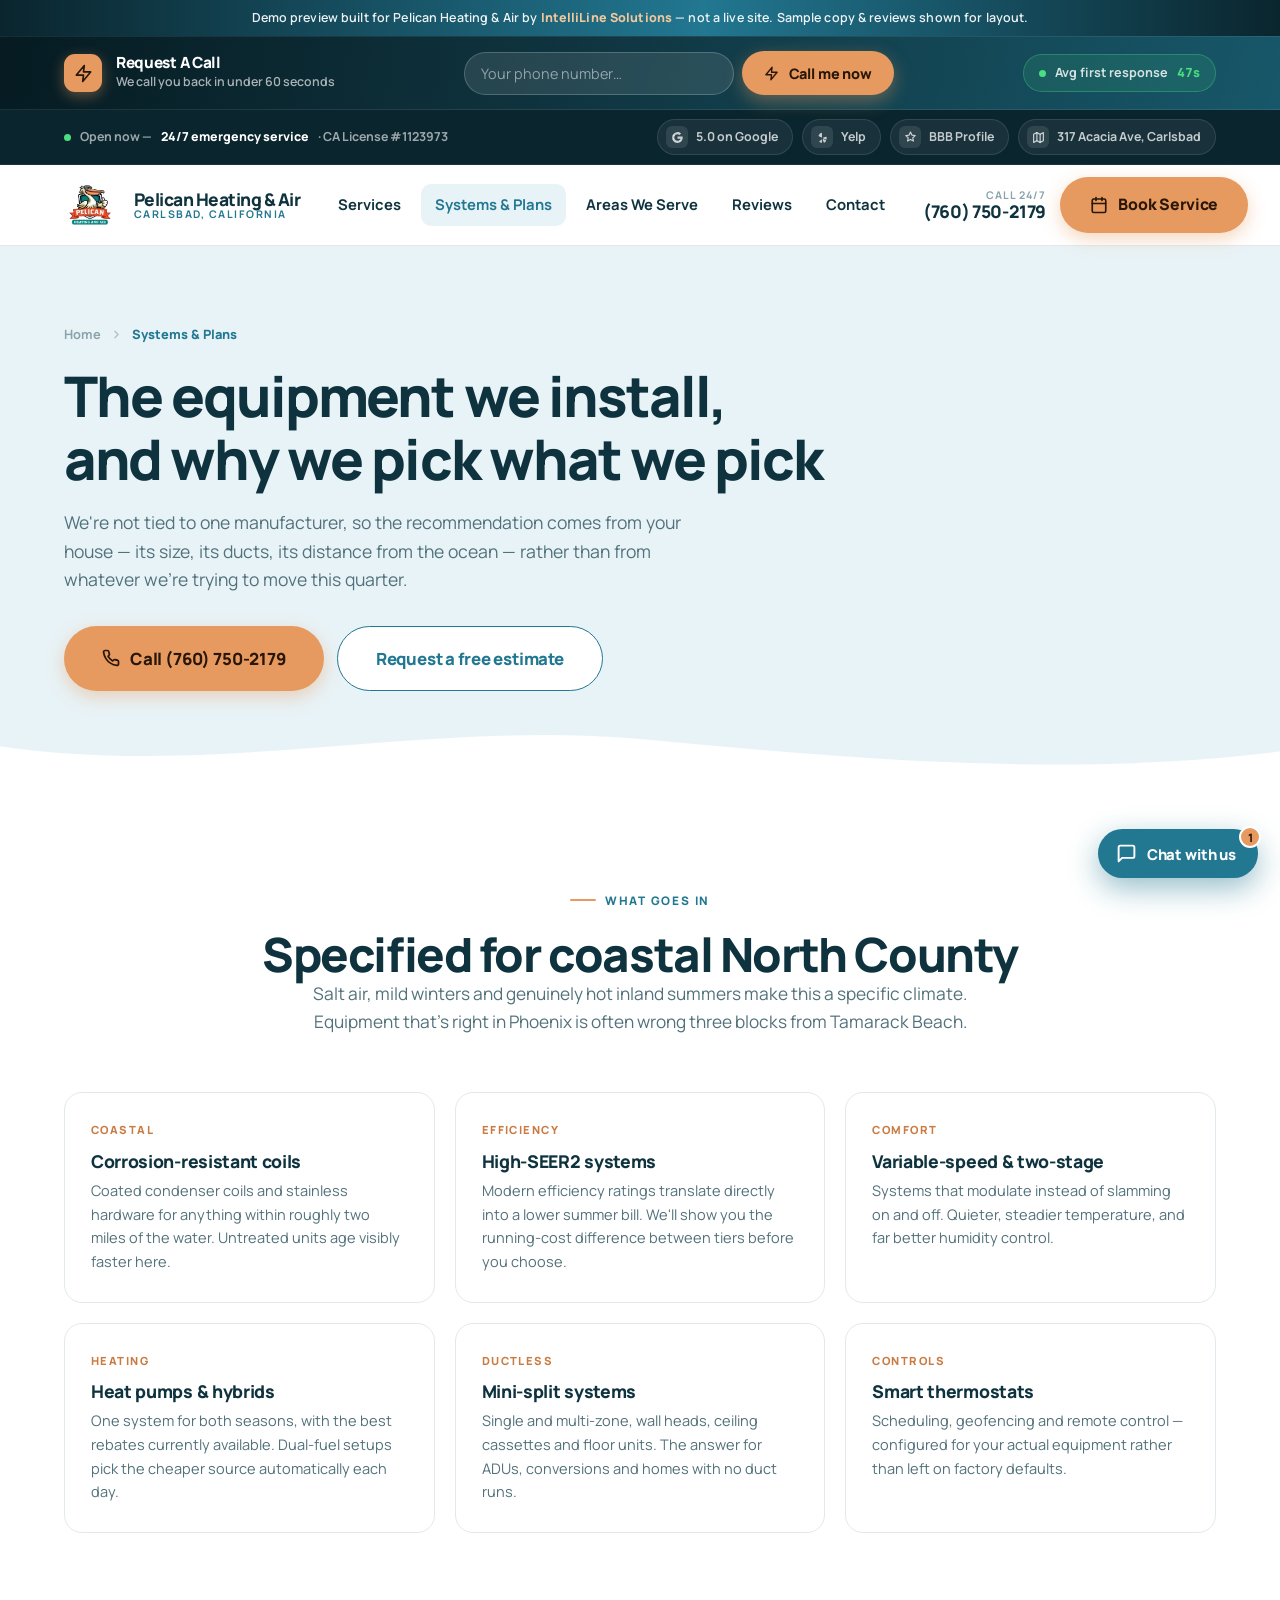
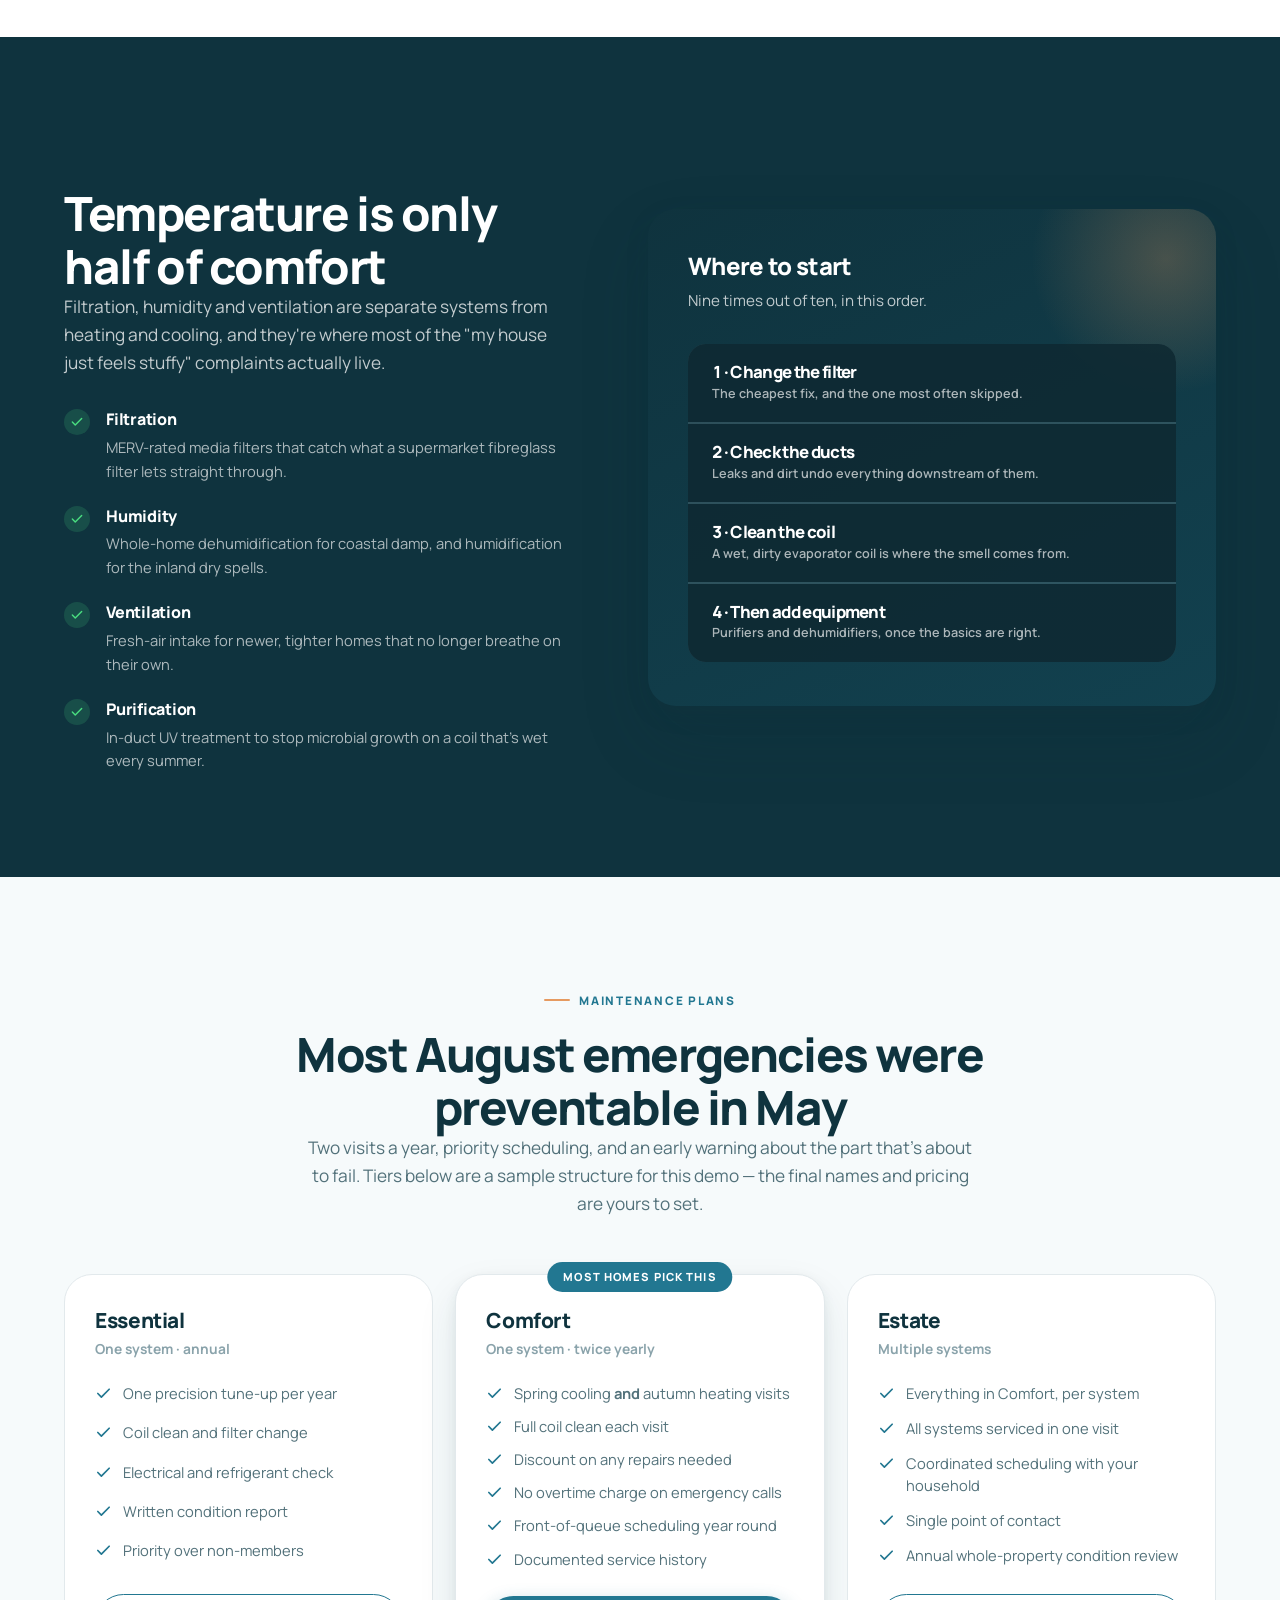
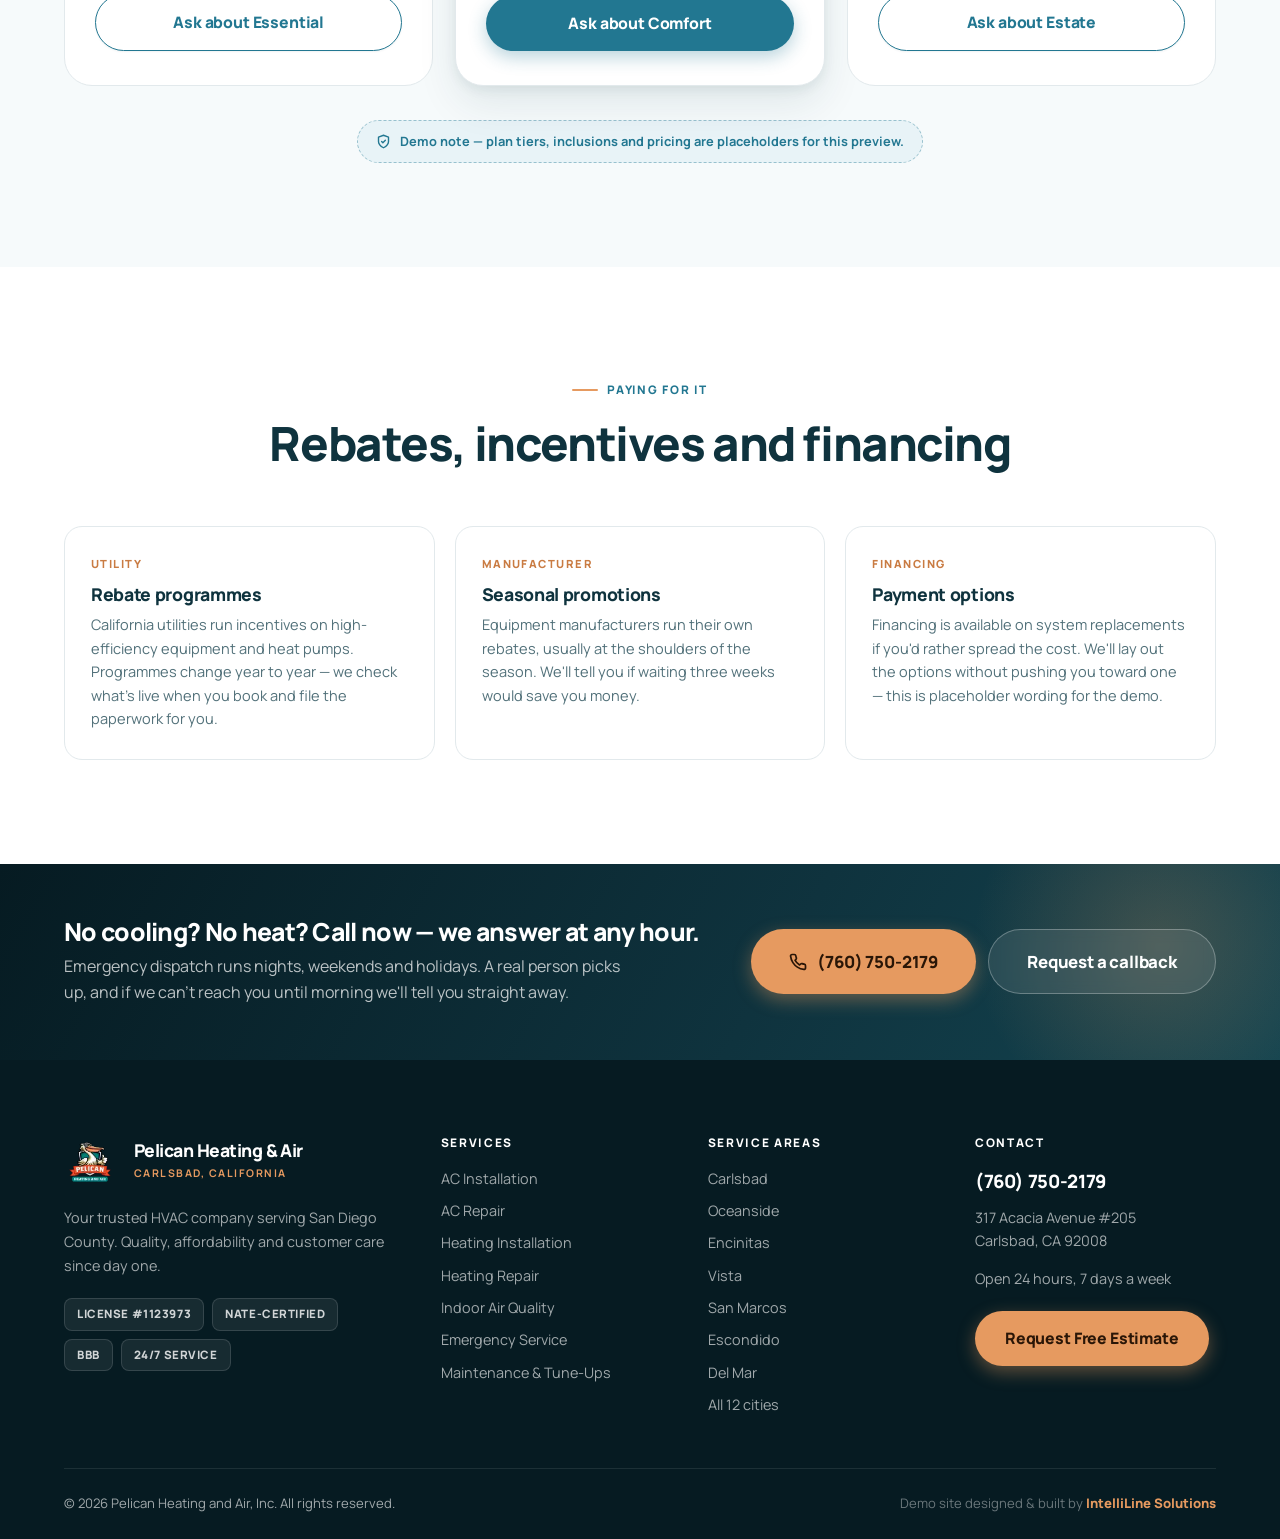
<file: systems.html>
<!DOCTYPE html>
<html lang="en">
<head>
<meta charset="utf-8">
<meta name="viewport" content="width=device-width,initial-scale=1">
<title>Systems, Equipment &amp; Maintenance Plans | Pelican Heating &amp; Air</title>
<meta name="description" content="High-efficiency systems, heat pumps, coastal-rated equipment, smart controls, air quality tiers and maintenance plans from Pelican Heating & Air in Carlsbad, CA.">
<meta name="robots" content="noindex,nofollow">
<meta property="og:title" content="Systems, Equipment &amp; Maintenance Plans | Pelican Heating &amp; Air">
<meta property="og:description" content="High-efficiency systems, heat pumps, coastal-rated equipment, smart controls, air quality tiers and maintenance plans from Pelican Heating & Air in Carlsbad, CA.">
<meta property="og:type" content="website">
<link rel="icon" href="assets/logo.webp">
<link rel="preconnect" href="https://fonts.googleapis.com">
<link rel="preconnect" href="https://fonts.gstatic.com" crossorigin>
<link href="https://fonts.googleapis.com/css2?family=Manrope:wght@500;600;700;800&display=swap" rel="stylesheet">
<link rel="stylesheet" href="assets/styles.css">
</head>
<body data-page="systems">

<div class="demobar">
  Demo preview built for Pelican Heating &amp; Air by <b>IntelliLine Solutions</b> — not a live site. Sample copy &amp; reviews shown for layout.
</div>


<div class="reqbar">
  <div class="wrap">
    <div class="reqbar-l">
      <span class="reqbar-ico"><svg viewBox="0 0 24 24" fill="none" stroke="currentColor" stroke-width="2.1" stroke-linecap="round" stroke-linejoin="round"><path d="M13 2L3 14h9l-1 8 10-12h-9z"/></svg></span>
      <span class="reqbar-t">
        <b>Request A Call</b>
        <span>We call you back in under 60 seconds</span>
      </span>
    </div>
    <form class="reqbar-form" id="reqForm" novalidate>
      <input type="tel" id="reqPhone" placeholder="Your phone number…" aria-label="Your phone number for a callback" autocomplete="tel" required>
      <button class="btn btn--primary" type="submit"><svg viewBox="0 0 24 24" fill="none" stroke="currentColor" stroke-width="2.1" stroke-linecap="round" stroke-linejoin="round"><path d="M13 2L3 14h9l-1 8 10-12h-9z"/></svg> Call me now</button>
    </form>
    <span class="reqbar-ok" id="reqOk"><svg viewBox="0 0 24 24" fill="none" stroke="currentColor" stroke-width="2.4" stroke-linecap="round" stroke-linejoin="round"><path d="M20 6L9 17l-5-5"/></svg> Got it — calling you now.</span>
    <span class="reqbar-live"><span class="pulse-dot"></span> Avg first response <b id="avgResp">47s</b></span>
  </div>
</div>

<div class="socials">
  <div class="wrap">
    <span class="socials-l"><span class="pulse-dot"></span> Open now — <b>24/7 emergency service</b> · CA License #1123973</span>
    <span class="socials-r">
    <a class="soc" href="https://www.google.com/search?q=Pelican+Heating+and+Air+Carlsbad" target="_blank" rel="noopener"><i><svg viewBox="0 0 24 24" fill="currentColor"><path d="M21.6 12.2c0-.7-.1-1.4-.2-2H12v3.9h5.4a4.6 4.6 0 0 1-2 3v2.5h3.2c1.9-1.7 3-4.3 3-7.4z"/><path d="M12 22c2.7 0 5-.9 6.6-2.4l-3.2-2.5c-.9.6-2 1-3.4 1-2.6 0-4.8-1.7-5.6-4.1H3.1v2.6A10 10 0 0 0 12 22z"/><path d="M6.4 14c-.2-.6-.3-1.3-.3-2s.1-1.4.3-2V7.4H3.1a10 10 0 0 0 0 9.2z"/><path d="M12 5.9c1.5 0 2.8.5 3.8 1.5l2.8-2.8A10 10 0 0 0 3.1 7.4L6.4 10c.8-2.4 3-4.1 5.6-4.1z"/></svg></i><span>5.0 on Google</span></a>
    <a class="soc" href="https://www.yelp.com/biz/pelican-heating-and-air-carlsbad-2" target="_blank" rel="noopener"><i><svg viewBox="0 0 24 24" fill="currentColor"><path d="M11 3.2v9.1L5.4 9.6a1 1 0 0 1-.5-1.3 8.9 8.9 0 0 1 4.9-4.9 1 1 0 0 1 1.2.8z"/><path d="M11 15.4v5.4a1 1 0 0 1-1.2.9 8.4 8.4 0 0 1-3.3-1.6 1 1 0 0 1-.1-1.4z"/><path d="M13.4 14.6l4.6 2.7a1 1 0 0 1 .3 1.4 8.6 8.6 0 0 1-2.8 2.6 1 1 0 0 1-1.4-.5l-1.7-4.6a1 1 0 0 1 1-1.6z"/><path d="M13.6 12.2l4.8-1.5a1 1 0 0 1 1.3.8 8.5 8.5 0 0 1-.3 3.8 1 1 0 0 1-1.4.6l-4.5-2.1a1 1 0 0 1 .1-1.6z"/></svg></i><span>Yelp</span></a>
    <a class="soc" href="https://www.bbb.org/us/ca/carlsbad/profile/air-conditioning-contractor/pelican-heating-and-air-inc-1126-1000131248" target="_blank" rel="noopener"><i><svg viewBox="0 0 24 24" fill="none" stroke="currentColor" stroke-width="2.2" stroke-linecap="round" stroke-linejoin="round"><path d="M12 2l2.6 5.6 6.1.8-4.5 4.2 1.2 6-5.4-3-5.4 3 1.2-6L3.3 8.4l6.1-.8z"/></svg></i><span>BBB Profile</span></a>
    <a class="soc" href="https://maps.google.com/?q=317+Acacia+Avenue+205+Carlsbad+CA+92008" target="_blank" rel="noopener"><i><svg viewBox="0 0 24 24" fill="none" stroke="currentColor" stroke-width="2.2" stroke-linecap="round" stroke-linejoin="round"><path d="M9 3L3 6v15l6-3 6 3 6-3V3l-6 3z"/><path d="M9 3v15M15 6v15"/></svg></i><span>317 Acacia Ave, Carlsbad</span></a>
    </span>
  </div>
</div>


<header class="hdr" id="hdr">
  <div class="wrap">
    <a class="brand" href="index.html">
      <img src="assets/logo.webp" alt="Pelican Heating and Air logo" onerror="this.style.display='none'">
      <span class="brand-txt">
        <b>Pelican Heating &amp; Air</b>
        <span>Carlsbad, California</span>
      </span>
    </a>
    <nav class="nav">
      <a href="services.html">Services</a>
      <a href="systems.html" class="is-active">Systems &amp; Plans</a>
      <a href="service-areas.html">Areas We Serve</a>
      <a href="index.html#reviews">Reviews</a>
      <a href="contact.html">Contact</a>
    </nav>
    <div class="hdr-cta">
      <a class="hdr-phone" href="tel:+17607502179">
        <span>Call 24/7</span>
        <b>(760) 750-2179</b>
      </a>
      <a class="btn btn--primary" href="contact.html"><svg viewBox="0 0 24 24" fill="none" stroke="currentColor" stroke-width="2.2" stroke-linecap="round" stroke-linejoin="round"><rect x="3" y="4" width="18" height="18" rx="2"/><path d="M16 2v4M8 2v4M3 10h18"/></svg> Book Service</a>
      <button class="burger" id="burger" aria-label="Open menu">
        <svg viewBox="0 0 24 24" fill="none" stroke="currentColor" stroke-width="2.4" stroke-linecap="round"><path d="M4 7h16M4 12h16M4 17h16"/></svg>
      </button>
    </div>
  </div>
</header>

<div class="mobnav" id="mobnav">
  <div class="mobnav-top">
    <img src="assets/logo.webp" alt="" onerror="this.style.display='none'">
    <button class="mobclose" id="mobclose" aria-label="Close menu">
      <svg viewBox="0 0 24 24" fill="none" stroke="currentColor" stroke-width="2.4" stroke-linecap="round"><path d="M6 6l12 12M18 6L6 18"/></svg>
    </button>
  </div>
  <a class="mlink" href="index.html">Home</a>
  <a class="mlink" href="services.html">Services</a>
  <a class="mlink" href="systems.html">Systems &amp; Plans</a>
  <a class="mlink" href="service-areas.html">Areas We Serve</a>
  <a class="mlink" href="index.html#reviews">Reviews</a>
  <a class="mlink" href="contact.html">Contact</a>
  <a class="btn btn--primary" href="tel:+17607502179">Call (760) 750-2179</a>
  <a class="btn btn--ghost" href="contact.html">Request Free Estimate</a>
</div>

<section class="phero">
  <div class="phero-bg">
    <svg viewBox="0 0 1440 420" preserveAspectRatio="xMidYMid slice" aria-hidden="true">
      <defs>
        <linearGradient id="psky" x1="0" y1="0" x2="0" y2="1">
          <stop offset="0%" stop-color="#0A2530"/><stop offset="100%" stop-color="#1B647C"/>
        </linearGradient>
        <linearGradient id="psun" x1="0" y1="0" x2="0" y2="1">
          <stop offset="0%" stop-color="#E69A60" stop-opacity=".45"/><stop offset="100%" stop-color="#E69A60" stop-opacity="0"/>
        </linearGradient>
      </defs>
      <rect width="1440" height="420" fill="url(#psky)"/>
      <circle cx="1150" cy="140" r="190" fill="url(#psun)"/>
      <path d="M0 300 Q200 268 400 296 T800 292 T1200 276 T1440 288 L1440 420 L0 420Z" fill="#0F333E" opacity=".55"/>
      <path d="M0 348 Q240 320 480 348 T960 344 T1440 330 L1440 420 L0 420Z" fill="#082129" opacity=".7"/>
      <g stroke="#082129" stroke-width="6" fill="none" stroke-linecap="round" opacity=".9">
        <path d="M300 420 q-6 -52 3 -88"/>
        <path d="M303 332 q-30 -16 -50 -6M303 332 q-12 -32 -38 -38M303 332 q22 -28 50 -24"/>
        <path d="M1180 420 q-5 -44 2 -74"/>
        <path d="M1182 346 q-26 -14 -44 -5M1182 346 q-10 -28 -34 -33M1182 346 q20 -24 44 -21"/>
      </g>
    </svg>
  </div>
  <div class="phero-veil"></div>
  <div class="wrap">
    <div class="crumb">
      <a href="index.html">Home</a> <svg viewBox="0 0 24 24" fill="none" stroke="currentColor" stroke-width="2.6" stroke-linecap="round" stroke-linejoin="round"><path d="M9 6l6 6-6 6"/></svg> <b>Systems &amp; Plans</b>
    </div>
    <h1>The equipment we install, and why we pick what we pick</h1>
    <p class="lede">We're not tied to one manufacturer, so the recommendation comes from your house — its size, its ducts, its distance from the ocean — rather than from whatever we're trying to move this quarter.</p>
      <div class="phero-btns">
        <a class="btn btn--primary btn--lg" href="tel:+17607502179"><svg viewBox="0 0 24 24" fill="none" stroke="currentColor" stroke-width="2.3" stroke-linecap="round" stroke-linejoin="round"><path d="M22 16.9v3a2 2 0 0 1-2.2 2 19.8 19.8 0 0 1-8.6-3.1 19.5 19.5 0 0 1-6-6A19.8 19.8 0 0 1 2.1 4.2 2 2 0 0 1 4.1 2h3a2 2 0 0 1 2 1.7c.1 1 .4 1.9.7 2.8a2 2 0 0 1-.5 2.1L8.1 9.9a16 16 0 0 0 6 6l1.3-1.2a2 2 0 0 1 2.1-.5c.9.3 1.8.6 2.8.7a2 2 0 0 1 1.7 2z"/></svg> Call (760) 750-2179</a>
        <a class="btn btn--ghost btn--lg" href="contact.html">Request a free estimate</a>
      </div>
  </div>
  <div class="phero-wave">
    <svg viewBox="0 0 1440 70" preserveAspectRatio="none" aria-hidden="true">
      <path d="M0 34 C 240 70, 480 4, 720 26 C 960 48, 1200 70, 1440 40 L1440 70 L0 70Z" fill="#ffffff"/>
    </svg>
  </div>
</section>

<main>
  <section class="section">
    <div class="wrap">
      <div class="head head--center">
        <span class="eyebrow rv">What goes in</span>
        <h2 class="rv rv-d1">Specified for coastal North County</h2>
        <p class="lede rv rv-d2">Salt air, mild winters and genuinely hot inland summers make this a specific climate. Equipment that's right in Phoenix is often wrong three blocks from Tamarack Beach.</p>
      </div>
      <div class="spec">
        <div class="spec-i rv"><span class="num">Coastal</span><h3>Corrosion-resistant coils</h3><p>Coated condenser coils and stainless hardware for anything within roughly two miles of the water. Untreated units age visibly faster here.</p></div>
        <div class="spec-i rv rv-d1"><span class="num">Efficiency</span><h3>High-SEER2 systems</h3><p>Modern efficiency ratings translate directly into a lower summer bill. We'll show you the running-cost difference between tiers before you choose.</p></div>
        <div class="spec-i rv rv-d2"><span class="num">Comfort</span><h3>Variable-speed &amp; two-stage</h3><p>Systems that modulate instead of slamming on and off. Quieter, steadier temperature, and far better humidity control.</p></div>
        <div class="spec-i rv"><span class="num">Heating</span><h3>Heat pumps &amp; hybrids</h3><p>One system for both seasons, with the best rebates currently available. Dual-fuel setups pick the cheaper source automatically each day.</p></div>
        <div class="spec-i rv rv-d1"><span class="num">Ductless</span><h3>Mini-split systems</h3><p>Single and multi-zone, wall heads, ceiling cassettes and floor units. The answer for ADUs, conversions and homes with no duct runs.</p></div>
        <div class="spec-i rv rv-d2"><span class="num">Controls</span><h3>Smart thermostats</h3><p>Scheduling, geofencing and remote control — configured for your actual equipment rather than left on factory defaults.</p></div>
      </div>
    </div>
  </section>

  <section class="section section--deep">
    <div class="wrap">
      <div class="why">
        <div>
          <span class="eyebrow rv">Air quality</span>
          <h2 class="rv rv-d1">Temperature is only half of comfort</h2>
          <p class="lede rv rv-d2" style="margin-bottom:30px">Filtration, humidity and ventilation are separate systems from heating and cooling, and they're where most of the "my house just feels stuffy" complaints actually live.</p>
          <ul class="mc-list" style="margin-top:0">
            <li class="mc-i rv rv-d2"><span class="tickico"><svg viewBox="0 0 24 24" fill="none" stroke="currentColor" stroke-width="2.4" stroke-linecap="round" stroke-linejoin="round"><path d="M20 6L9 17l-5-5"/></svg></span><span><b>Filtration</b>MERV-rated media filters that catch what a supermarket fibreglass filter lets straight through.</span></li>
            <li class="mc-i rv rv-d3"><span class="tickico"><svg viewBox="0 0 24 24" fill="none" stroke="currentColor" stroke-width="2.4" stroke-linecap="round" stroke-linejoin="round"><path d="M20 6L9 17l-5-5"/></svg></span><span><b>Humidity</b>Whole-home dehumidification for coastal damp, and humidification for the inland dry spells.</span></li>
            <li class="mc-i rv rv-d4"><span class="tickico"><svg viewBox="0 0 24 24" fill="none" stroke="currentColor" stroke-width="2.4" stroke-linecap="round" stroke-linejoin="round"><path d="M20 6L9 17l-5-5"/></svg></span><span><b>Ventilation</b>Fresh-air intake for newer, tighter homes that no longer breathe on their own.</span></li>
            <li class="mc-i rv rv-d5"><span class="tickico"><svg viewBox="0 0 24 24" fill="none" stroke="currentColor" stroke-width="2.4" stroke-linecap="round" stroke-linejoin="round"><path d="M20 6L9 17l-5-5"/></svg></span><span><b>Purification</b>In-duct UV treatment to stop microbial growth on a coil that's wet every summer.</span></li>
          </ul>
        </div>
        <div class="why-visual rv rv-d2">
          <div class="why-panel">
            <div class="why-panel-in">
              <h3>Where to start</h3>
              <p>Nine times out of ten, in this order.</p>
              <div class="stats" style="grid-template-columns:1fr">
                <div class="stat" style="text-align:left;padding:20px 24px"><b style="font-size:1.05rem;color:#fff">1 · Change the filter</b><span style="margin-top:4px">The cheapest fix, and the one most often skipped.</span></div>
                <div class="stat" style="text-align:left;padding:20px 24px"><b style="font-size:1.05rem;color:#fff">2 · Check the ducts</b><span style="margin-top:4px">Leaks and dirt undo everything downstream of them.</span></div>
                <div class="stat" style="text-align:left;padding:20px 24px"><b style="font-size:1.05rem;color:#fff">3 · Clean the coil</b><span style="margin-top:4px">A wet, dirty evaporator coil is where the smell comes from.</span></div>
                <div class="stat" style="text-align:left;padding:20px 24px"><b style="font-size:1.05rem;color:#fff">4 · Then add equipment</b><span style="margin-top:4px">Purifiers and dehumidifiers, once the basics are right.</span></div>
              </div>
            </div>
          </div>
        </div>
      </div>
    </div>
  </section>

  <section class="section section--alt">
    <div class="wrap">
      <div class="head head--center">
        <span class="eyebrow rv">Maintenance plans</span>
        <h2 class="rv rv-d1">Most August emergencies were preventable in May</h2>
        <p class="lede rv rv-d2">Two visits a year, priority scheduling, and an early warning about the part that's about to fail. Tiers below are a sample structure for this demo — the final names and pricing are yours to set.</p>
      </div>
      <div class="plans">
        <div class="plan rv">
          <h3>Essential</h3>
          <div class="plan-sub">One system · annual</div>
          <ul>
            <li><svg viewBox="0 0 24 24" fill="none" stroke="currentColor" stroke-width="2.4" stroke-linecap="round" stroke-linejoin="round"><path d="M20 6L9 17l-5-5"/></svg><span>One precision tune-up per year</span></li>
            <li><svg viewBox="0 0 24 24" fill="none" stroke="currentColor" stroke-width="2.4" stroke-linecap="round" stroke-linejoin="round"><path d="M20 6L9 17l-5-5"/></svg><span>Coil clean and filter change</span></li>
            <li><svg viewBox="0 0 24 24" fill="none" stroke="currentColor" stroke-width="2.4" stroke-linecap="round" stroke-linejoin="round"><path d="M20 6L9 17l-5-5"/></svg><span>Electrical and refrigerant check</span></li>
            <li><svg viewBox="0 0 24 24" fill="none" stroke="currentColor" stroke-width="2.4" stroke-linecap="round" stroke-linejoin="round"><path d="M20 6L9 17l-5-5"/></svg><span>Written condition report</span></li>
            <li><svg viewBox="0 0 24 24" fill="none" stroke="currentColor" stroke-width="2.4" stroke-linecap="round" stroke-linejoin="round"><path d="M20 6L9 17l-5-5"/></svg><span>Priority over non-members</span></li>
          </ul>
          <a class="btn btn--outline" href="contact.html">Ask about Essential</a>
        </div>
        <div class="plan plan--feat rv rv-d1">
          <span class="plan-flag">Most homes pick this</span>
          <h3>Comfort</h3>
          <div class="plan-sub">One system · twice yearly</div>
          <ul>
            <li><svg viewBox="0 0 24 24" fill="none" stroke="currentColor" stroke-width="2.4" stroke-linecap="round" stroke-linejoin="round"><path d="M20 6L9 17l-5-5"/></svg><span>Spring cooling <b>and</b> autumn heating visits</span></li>
            <li><svg viewBox="0 0 24 24" fill="none" stroke="currentColor" stroke-width="2.4" stroke-linecap="round" stroke-linejoin="round"><path d="M20 6L9 17l-5-5"/></svg><span>Full coil clean each visit</span></li>
            <li><svg viewBox="0 0 24 24" fill="none" stroke="currentColor" stroke-width="2.4" stroke-linecap="round" stroke-linejoin="round"><path d="M20 6L9 17l-5-5"/></svg><span>Discount on any repairs needed</span></li>
            <li><svg viewBox="0 0 24 24" fill="none" stroke="currentColor" stroke-width="2.4" stroke-linecap="round" stroke-linejoin="round"><path d="M20 6L9 17l-5-5"/></svg><span>No overtime charge on emergency calls</span></li>
            <li><svg viewBox="0 0 24 24" fill="none" stroke="currentColor" stroke-width="2.4" stroke-linecap="round" stroke-linejoin="round"><path d="M20 6L9 17l-5-5"/></svg><span>Front-of-queue scheduling year round</span></li>
            <li><svg viewBox="0 0 24 24" fill="none" stroke="currentColor" stroke-width="2.4" stroke-linecap="round" stroke-linejoin="round"><path d="M20 6L9 17l-5-5"/></svg><span>Documented service history</span></li>
          </ul>
          <a class="btn btn--teal" href="contact.html">Ask about Comfort</a>
        </div>
        <div class="plan rv rv-d2">
          <h3>Estate</h3>
          <div class="plan-sub">Multiple systems</div>
          <ul>
            <li><svg viewBox="0 0 24 24" fill="none" stroke="currentColor" stroke-width="2.4" stroke-linecap="round" stroke-linejoin="round"><path d="M20 6L9 17l-5-5"/></svg><span>Everything in Comfort, per system</span></li>
            <li><svg viewBox="0 0 24 24" fill="none" stroke="currentColor" stroke-width="2.4" stroke-linecap="round" stroke-linejoin="round"><path d="M20 6L9 17l-5-5"/></svg><span>All systems serviced in one visit</span></li>
            <li><svg viewBox="0 0 24 24" fill="none" stroke="currentColor" stroke-width="2.4" stroke-linecap="round" stroke-linejoin="round"><path d="M20 6L9 17l-5-5"/></svg><span>Coordinated scheduling with your household</span></li>
            <li><svg viewBox="0 0 24 24" fill="none" stroke="currentColor" stroke-width="2.4" stroke-linecap="round" stroke-linejoin="round"><path d="M20 6L9 17l-5-5"/></svg><span>Single point of contact</span></li>
            <li><svg viewBox="0 0 24 24" fill="none" stroke="currentColor" stroke-width="2.4" stroke-linecap="round" stroke-linejoin="round"><path d="M20 6L9 17l-5-5"/></svg><span>Annual whole-property condition review</span></li>
          </ul>
          <a class="btn btn--outline" href="contact.html">Ask about Estate</a>
        </div>
      </div>
      <div class="samplenote rv" style="display:flex;margin:34px auto 0;max-width:max-content">
        <svg viewBox="0 0 24 24" fill="none" stroke="currentColor" stroke-width="2.2" stroke-linecap="round" stroke-linejoin="round"><path d="M12 22s8-4 8-10V5l-8-3-8 3v7c0 6 8 10 8 10z"/><path d="M9 12l2 2 4-4"/></svg>
        Demo note — plan tiers, inclusions and pricing are placeholders for this preview.
      </div>
    </div>
  </section>

  <section class="section">
    <div class="wrap">
      <div class="head head--center">
        <span class="eyebrow rv">Paying for it</span>
        <h2 class="rv rv-d1">Rebates, incentives and financing</h2>
      </div>
      <div class="spec">
        <div class="spec-i rv"><span class="num">Utility</span><h3>Rebate programmes</h3><p>California utilities run incentives on high-efficiency equipment and heat pumps. Programmes change year to year — we check what's live when you book and file the paperwork for you.</p></div>
        <div class="spec-i rv rv-d1"><span class="num">Manufacturer</span><h3>Seasonal promotions</h3><p>Equipment manufacturers run their own rebates, usually at the shoulders of the season. We'll tell you if waiting three weeks would save you money.</p></div>
        <div class="spec-i rv rv-d2"><span class="num">Financing</span><h3>Payment options</h3><p>Financing is available on system replacements if you'd rather spread the cost. We'll lay out the options without pushing you toward one — this is placeholder wording for the demo.</p></div>
      </div>
    </div>
  </section>

  
<section class="eband">
  <div class="wrap">
    <div class="eband-t">
      <h3>No cooling? No heat? Call now — we answer at any hour.</h3>
      <p>Emergency dispatch runs nights, weekends and holidays. A real person picks up, and if we can't reach you until morning we'll tell you straight away.</p>
    </div>
    <div class="eband-cta">
      <a class="btn btn--primary btn--lg" href="tel:+17607502179"><svg viewBox="0 0 24 24" fill="none" stroke="currentColor" stroke-width="2.3" stroke-linecap="round" stroke-linejoin="round"><path d="M22 16.9v3a2 2 0 0 1-2.2 2 19.8 19.8 0 0 1-8.6-3.1 19.5 19.5 0 0 1-6-6A19.8 19.8 0 0 1 2.1 4.2 2 2 0 0 1 4.1 2h3a2 2 0 0 1 2 1.7c.1 1 .4 1.9.7 2.8a2 2 0 0 1-.5 2.1L8.1 9.9a16 16 0 0 0 6 6l1.3-1.2a2 2 0 0 1 2.1-.5c.9.3 1.8.6 2.8.7a2 2 0 0 1 1.7 2z"/></svg> (760) 750-2179</a>
      <a class="btn btn--ghost btn--lg" href="contact.html">Request a callback</a>
    </div>
  </div>
</section>

</main>

<footer class="ftr">
  <div class="wrap">
    <div class="ftr-grid">
      <div>
        <div class="ftr-brand">
          <img src="assets/logo.webp" alt="Pelican Heating and Air logo" onerror="this.style.display='none'">
          <div>
            <b>Pelican Heating &amp; Air</b>
            <span>Carlsbad, California</span>
          </div>
        </div>
        <p>Your trusted HVAC company serving San Diego County. Quality, affordability and customer care since day one.</p>
        <div class="ftr-badges">
          <span class="ftr-badge">LICENSE #1123973</span>
          <span class="ftr-badge">NATE-CERTIFIED</span>
          <span class="ftr-badge">BBB</span>
          <span class="ftr-badge">24/7 SERVICE</span>
        </div>
      </div>

      <div>
        <h4>Services</h4>
        <div class="ftr-links">
          <a href="services.html#ac-installation">AC Installation</a>
          <a href="services.html#ac-repair">AC Repair</a>
          <a href="services.html#heating-installation">Heating Installation</a>
          <a href="services.html#heating-repair">Heating Repair</a>
          <a href="services.html#indoor-air-quality">Indoor Air Quality</a>
          <a href="services.html#emergency">Emergency Service</a>
          <a href="services.html#maintenance">Maintenance &amp; Tune-Ups</a>
        </div>
      </div>

      <div>
        <h4>Service Areas</h4>
        <div class="ftr-links">
          <a href="service-areas.html#carlsbad">Carlsbad</a>
          <a href="service-areas.html#oceanside">Oceanside</a>
          <a href="service-areas.html#encinitas">Encinitas</a>
          <a href="service-areas.html#vista">Vista</a>
          <a href="service-areas.html#san-marcos">San Marcos</a>
          <a href="service-areas.html#escondido">Escondido</a>
          <a href="service-areas.html#del-mar">Del Mar</a>
          <a href="service-areas.html">All 12 cities</a>
        </div>
      </div>

      <div>
        <h4>Contact</h4>
        <div class="ftr-links">
          <a href="tel:+17607502179" style="font-size:1.15rem;font-weight:800;color:#fff;letter-spacing:-.02em">(760) 750-2179</a>
          <span style="font-size:.9rem">317 Acacia Avenue #205<br>Carlsbad, CA 92008</span>
          <span style="font-size:.9rem;margin-top:6px">Open 24 hours, 7 days a week</span>
        </div>
        <a class="btn btn--primary" href="contact.html" style="margin-top:20px">Request Free Estimate</a>
      </div>
    </div>

    <div class="ftr-bot">
      <span>© 2026 Pelican Heating and Air, Inc. All rights reserved.</span>
      <span class="ftr-by">Demo site designed &amp; built by <b>IntelliLine Solutions</b></span>
    </div>
  </div>
</footer>

<div class="callbar">
  <a class="btn btn--primary" href="tel:+17607502179"><svg viewBox="0 0 24 24" fill="none" stroke="currentColor" stroke-width="2.3" stroke-linecap="round" stroke-linejoin="round"><path d="M22 16.9v3a2 2 0 0 1-2.2 2 19.8 19.8 0 0 1-8.6-3.1 19.5 19.5 0 0 1-6-6A19.8 19.8 0 0 1 2.1 4.2 2 2 0 0 1 4.1 2h3a2 2 0 0 1 2 1.7c.1 1 .4 1.9.7 2.8a2 2 0 0 1-.5 2.1L8.1 9.9a16 16 0 0 0 6 6l1.3-1.2a2 2 0 0 1 2.1-.5c.9.3 1.8.6 2.8.7a2 2 0 0 1 1.7 2z"/></svg> Call Now</a>
  <a class="btn btn--teal" href="contact.html">Free Estimate</a>
</div>

<div class="chat-bubble" id="chatBubble">
  <span class="bx" id="chatBubbleX">&times;</span>
  <b>Need an HVAC quote?</b>
  <em>Marina, our assistant, can price your job in about 60 seconds — or hand you straight to a technician.</em>
</div>

<button class="chat-fab" id="chatFab" aria-label="Open chat">
  <svg viewBox="0 0 24 24" fill="none" stroke="currentColor" stroke-width="2.2" stroke-linecap="round" stroke-linejoin="round"><path d="M21 15a2 2 0 0 1-2 2H7l-4 4V5a2 2 0 0 1 2-2h14a2 2 0 0 1 2 2z"/></svg>
  <span class="fab-t">Chat with us</span>
  <span class="ping">1</span>
</button>

<div class="chat" id="chat" role="dialog" aria-label="Chat with Pelican Heating and Air">
  <div class="chat-hdr">
    <img src="assets/logo.webp" alt="" onerror="this.style.display='none'">
    <div class="chat-hdr-t">
      <b>Marina · Pelican Assistant</b>
      <span><span class="pulse-dot"></span> Live now · replies in seconds</span>
    </div>
    <button class="chat-x" id="chatX" aria-label="Close chat">
      <svg viewBox="0 0 24 24" fill="none" stroke="currentColor" stroke-width="2.4" stroke-linecap="round"><path d="M6 6l12 12M18 6L6 18"/></svg>
    </button>
  </div>
  <div class="chat-body" id="chatBody"></div>
  <div class="chat-opts" id="chatOpts"></div>
  <div class="chat-foot">
    <input id="chatInput" type="text" placeholder="Type a message…" autocomplete="off">
    <button class="chat-send" id="chatSend" aria-label="Send">
      <svg viewBox="0 0 24 24" fill="none" stroke="currentColor" stroke-width="2.4" stroke-linecap="round" stroke-linejoin="round"><path d="M22 2L11 13M22 2l-7 20-4-9-9-4z"/></svg>
    </button>
  </div>
  <div class="chat-legal">Demo assistant — scripted for this preview. Nothing is sent.</div>
</div>

<script src="assets/app.js"></script>
</body>
</html>
</file>
<file: assets/styles.css>
/* ==========================================================================
   Pelican Heating & Air — demo site
   Built by IntelliLine Solutions
   ========================================================================== */

:root{
  --deep:#0F333E;
  --deep-2:#0A252E;
  --deep-3:#061B22;
  --teal:#227791;
  --teal-lt:#3E9DBA;
  --teal-xlt:#E8F3F7;
  --sand:#E69A60;
  --sand-lt:#F3C79C;
  --sand-dk:#C97B42;
  --ink:#0F172A;
  --slate:#52717A;
  --slate-lt:#8AA3AB;
  --line:#E2E9EC;
  --bg:#FFFFFF;
  --bg-alt:#F6FAFB;
  --bg-alt2:#EEF5F7;
  --white:#fff;
  --ok:#16A34A;
  --radius:18px;
  --radius-sm:12px;
  --radius-lg:28px;
  --shadow-sm:0 1px 2px rgba(15,51,62,.06), 0 2px 8px rgba(15,51,62,.05);
  --shadow:0 4px 12px rgba(15,51,62,.07), 0 18px 40px rgba(15,51,62,.09);
  --shadow-lg:0 8px 24px rgba(15,51,62,.10), 0 32px 70px rgba(15,51,62,.16);
  --maxw:1200px;
  --ease:cubic-bezier(.22,.61,.36,1);
}

*,*::before,*::after{box-sizing:border-box}
html{scroll-behavior:smooth;-webkit-text-size-adjust:100%}
body{
  margin:0;
  font-family:'Manrope',-apple-system,BlinkMacSystemFont,'Segoe UI',Roboto,sans-serif;
  color:var(--ink);
  background:var(--bg);
  line-height:1.62;
  font-size:17px;
  overflow-x:hidden;
  -webkit-font-smoothing:antialiased;
}
img{max-width:100%;display:block}
a{color:inherit;text-decoration:none}
button{font-family:inherit;cursor:pointer;border:0;background:none}
h1,h2,h3,h4{margin:0;line-height:1.12;letter-spacing:-.024em;font-weight:800;color:var(--deep)}
h1{font-size:clamp(2.35rem,5.4vw,4.15rem);letter-spacing:-.035em}
h2{font-size:clamp(1.9rem,3.7vw,2.95rem);letter-spacing:-.03em}
h3{font-size:1.22rem;letter-spacing:-.018em}
p{margin:0 0 1rem}
ul{margin:0;padding:0;list-style:none}

.wrap{width:100%;max-width:var(--maxw);margin:0 auto;padding:0 24px}
.section{padding:104px 0;position:relative}
.section--tight{padding:76px 0}
.section--alt{background:var(--bg-alt)}
.section--deep{background:var(--deep);color:#fff}
.section--deep h2,.section--deep h3{color:#fff}
.stl h2,.stl h3{color:#fff}
.stl .eyebrow{color:var(--sand-lt)}
.stl .lede{color:rgba(255,255,255,.75)}

/* --- shared bits ------------------------------------------------------- */
.eyebrow{
  display:inline-flex;align-items:center;gap:9px;
  font-size:.735rem;font-weight:800;letter-spacing:.15em;text-transform:uppercase;
  color:var(--teal);margin-bottom:18px;
}
.eyebrow::before{content:"";width:26px;height:2px;background:var(--sand);border-radius:2px}
.section--deep .eyebrow{color:var(--sand-lt)}
.lede{font-size:1.08rem;color:var(--slate);max-width:62ch}
.section--deep .lede{color:rgba(255,255,255,.75)}
.head{max-width:760px;margin-bottom:56px}
.head--center{margin-left:auto;margin-right:auto;text-align:center}
.head--center .eyebrow{justify-content:center}
.head--center .lede{margin-left:auto;margin-right:auto}

.btn{
  display:inline-flex;align-items:center;justify-content:center;gap:10px;
  padding:15px 30px;border-radius:999px;font-weight:800;font-size:.985rem;
  letter-spacing:-.01em;transition:transform .25s var(--ease),box-shadow .25s var(--ease),background .2s;
  white-space:nowrap;
}
.btn svg{width:18px;height:18px;flex:none}
.btn--primary{background:var(--sand);color:#2A1607;box-shadow:0 6px 18px rgba(230,154,96,.4)}
.btn--primary:hover{background:var(--sand-lt);transform:translateY(-2px);box-shadow:0 10px 26px rgba(230,154,96,.5)}
.btn--teal{background:var(--teal);color:#fff;box-shadow:0 6px 18px rgba(34,119,145,.32)}
.btn--teal:hover{background:var(--teal-lt);transform:translateY(-2px)}
.btn--ghost{background:rgba(255,255,255,.09);color:#fff;border:1.5px solid rgba(255,255,255,.28);backdrop-filter:blur(6px)}
.btn--ghost:hover{background:rgba(255,255,255,.17);transform:translateY(-2px)}
.btn--outline{background:#fff;color:var(--deep);border:1.5px solid var(--line)}
.btn--outline:hover{border-color:var(--teal);color:var(--teal);transform:translateY(-2px)}
.btn--lg{padding:18px 38px;font-size:1.05rem}

/* --- demo ribbon ------------------------------------------------------- */
.demobar{
  background:linear-gradient(90deg,#0A252E,#227791 55%,#0A252E);
  color:rgba(255,255,255,.92);font-size:.78rem;font-weight:600;
  text-align:center;padding:8px 16px;letter-spacing:.01em;position:relative;z-index:60;
}
.demobar b{color:var(--sand-lt);font-weight:800}

/* --- top bar ----------------------------------------------------------- */
.topbar{
  background:var(--deep-2);color:rgba(255,255,255,.72);font-size:.79rem;font-weight:600;
  border-bottom:1px solid rgba(255,255,255,.07);
}
.topbar .wrap{display:flex;align-items:center;justify-content:space-between;gap:20px;height:40px}
.topbar-l{display:flex;align-items:center;gap:22px;min-width:0}
.topbar-i{display:inline-flex;align-items:center;gap:7px;white-space:nowrap}
.topbar-i svg{width:14px;height:14px;color:var(--sand);flex:none}
.topbar a{color:#fff;font-weight:800}
.topbar a:hover{color:var(--sand-lt)}
.pulse-dot{width:7px;height:7px;border-radius:50%;background:#4ADE80;box-shadow:0 0 0 0 rgba(74,222,128,.7);animation:pulse 2.4s infinite}
@keyframes pulse{70%{box-shadow:0 0 0 9px rgba(74,222,128,0)}100%{box-shadow:0 0 0 0 rgba(74,222,128,0)}}

/* --- header ------------------------------------------------------------ */
.hdr{
  position:sticky;top:0;z-index:50;background:rgba(255,255,255,.94);
  backdrop-filter:saturate(180%) blur(14px);
  border-bottom:1px solid var(--line);transition:box-shadow .3s,padding .3s;
}
.hdr.is-stuck{box-shadow:0 6px 26px rgba(15,51,62,.10)}
.hdr .wrap{display:flex;align-items:center;justify-content:space-between;gap:24px;height:80px;transition:height .3s}
.hdr.is-stuck .wrap{height:70px}
.brand{display:flex;align-items:center;gap:12px;flex:none}
.brand img{width:52px;height:52px;object-fit:contain;transition:width .3s,height .3s}
.hdr.is-stuck .brand img{width:44px;height:44px}
.brand-txt{display:flex;flex-direction:column;line-height:1.1}
.brand-txt b{font-size:1.09rem;font-weight:800;color:var(--deep);letter-spacing:-.03em}
.brand-txt span{font-size:.66rem;font-weight:700;color:var(--teal);letter-spacing:.14em;text-transform:uppercase}
.nav{display:flex;align-items:center;gap:6px}
.nav a{
  padding:9px 14px;border-radius:10px;font-size:.925rem;font-weight:700;color:var(--deep);
  transition:background .2s,color .2s;
}
.nav a:hover{background:var(--teal-xlt);color:var(--teal)}
.hdr-cta{display:flex;align-items:center;gap:14px;flex:none}
.hdr-phone{display:flex;flex-direction:column;line-height:1.15;text-align:right}
.hdr-phone span{font-size:.66rem;font-weight:700;color:var(--slate-lt);letter-spacing:.1em;text-transform:uppercase}
.hdr-phone b{font-size:1.09rem;font-weight:800;color:var(--deep);letter-spacing:-.02em}
.hdr-phone b:hover{color:var(--teal)}
.burger{display:none;width:44px;height:44px;border-radius:11px;border:1.5px solid var(--line);align-items:center;justify-content:center}
.burger svg{width:22px;height:22px;color:var(--deep)}

.mobnav{
  position:fixed;inset:0;z-index:70;background:var(--deep);color:#fff;
  padding:28px 24px;display:flex;flex-direction:column;gap:6px;
  transform:translateY(-100%);transition:transform .4s var(--ease);overflow-y:auto;
}
.mobnav.is-open{transform:translateY(0)}
.mobnav-top{display:flex;align-items:center;justify-content:space-between;margin-bottom:26px}
.mobnav-top img{width:48px;height:48px}
.mobnav a.mlink{
  padding:15px 4px;font-size:1.28rem;font-weight:800;letter-spacing:-.02em;
  border-bottom:1px solid rgba(255,255,255,.09);
}
.mobnav .btn{margin-top:22px;width:100%}
.mobclose{width:44px;height:44px;border-radius:11px;background:rgba(255,255,255,.1);display:flex;align-items:center;justify-content:center}
.mobclose svg{width:22px;height:22px;color:#fff}

/* --- hero -------------------------------------------------------------- */
.hero{position:relative;background:var(--deep);color:#fff;overflow:hidden;isolation:isolate}
.hero-bg{position:absolute;inset:0;z-index:0}
.hero-bg svg{width:100%;height:100%;object-fit:cover}
.hero-veil{
  position:absolute;inset:0;z-index:1;
  background:
    radial-gradient(120% 90% at 78% 12%, rgba(62,157,186,.30) 0%, transparent 58%),
    linear-gradient(100deg, rgba(6,27,34,.96) 0%, rgba(10,37,46,.90) 42%, rgba(15,51,62,.62) 74%, rgba(15,51,62,.42) 100%);
}
.hero .wrap{position:relative;z-index:2}
.hero-grid{
  display:grid;grid-template-columns:minmax(0,1.08fr) minmax(0,.92fr);
  gap:60px;align-items:center;padding:108px 0 116px;
}
.hero-rating{
  display:inline-flex;align-items:center;gap:11px;padding:8px 16px 8px 10px;
  background:rgba(255,255,255,.09);border:1px solid rgba(255,255,255,.17);
  border-radius:999px;backdrop-filter:blur(8px);margin-bottom:26px;
}
.stars{display:flex;gap:2px}
.stars svg{width:15px;height:15px;color:#FACC15}
.hero-rating span{font-size:.79rem;font-weight:700;color:rgba(255,255,255,.88);letter-spacing:.02em}
.hero-rating b{color:#fff;font-weight:800}
.hero h1{color:#fff;margin-bottom:22px}
.hero h1 em{font-style:normal;color:var(--sand);position:relative;white-space:nowrap}
.hero h1 em::after{
  content:"";position:absolute;left:0;right:0;bottom:.03em;height:.13em;
  background:rgba(230,154,96,.28);border-radius:3px;z-index:-1;
}
.hero-sub{font-size:1.14rem;color:rgba(255,255,255,.79);max-width:56ch;margin-bottom:34px}
.hero-btns{display:flex;flex-wrap:wrap;gap:14px;margin-bottom:40px}
.hero-chips{display:flex;flex-wrap:wrap;gap:10px 26px}
.hero-chip{display:inline-flex;align-items:center;gap:9px;font-size:.845rem;font-weight:700;color:rgba(255,255,255,.8)}
.hero-chip svg{width:17px;height:17px;color:var(--sand);flex:none}

/* hero card */
.hero-card{
  background:rgba(255,255,255,.055);border:1px solid rgba(255,255,255,.16);
  border-radius:var(--radius-lg);padding:30px;backdrop-filter:blur(18px);
  box-shadow:0 30px 70px rgba(0,0,0,.34);
}
.hero-card-h{display:flex;align-items:center;gap:12px;margin-bottom:6px}
.hero-card-h .pulse-dot{width:9px;height:9px}
.hero-card-h b{font-size:.76rem;font-weight:800;letter-spacing:.14em;text-transform:uppercase;color:#4ADE80}
.hero-card h3{font-size:1.42rem;color:#fff;margin-bottom:8px;letter-spacing:-.028em}
.hero-card p{font-size:.925rem;color:rgba(255,255,255,.7);margin-bottom:20px}
.hcf{display:grid;gap:11px}
.hcf-row{display:grid;grid-template-columns:1fr 1fr;gap:11px}
.hcf input,.hcf select,.hcf textarea{
  width:100%;padding:13px 15px;border-radius:12px;font-family:inherit;font-size:.925rem;
  background:rgba(255,255,255,.09);border:1.5px solid rgba(255,255,255,.19);color:#fff;
  transition:border-color .2s,background .2s;
}
.hcf input::placeholder,.hcf textarea::placeholder{color:rgba(255,255,255,.45)}
.hcf input:focus,.hcf select:focus,.hcf textarea:focus{outline:none;border-color:var(--sand);background:rgba(255,255,255,.14)}
.hcf select{appearance:none;background-image:url("data:image/svg+xml,%3Csvg xmlns='http://www.w3.org/2000/svg' viewBox='0 0 24 24' fill='none' stroke='%23ffffff' stroke-width='2.5' stroke-linecap='round'%3E%3Cpath d='M6 9l6 6 6-6'/%3E%3C/svg%3E");background-repeat:no-repeat;background-position:right 14px center;background-size:16px;padding-right:40px}
.hcf select option{background:var(--deep-2);color:#fff}
.hcf .btn{width:100%;margin-top:4px}
.hcf-note{
  display:flex;align-items:center;gap:8px;margin-top:14px;
  font-size:.775rem;color:rgba(255,255,255,.6);line-height:1.45;
}
.hcf-note svg{width:15px;height:15px;color:#4ADE80;flex:none}
.hero-success{display:none;text-align:center;padding:14px 0 4px}
.hero-success.is-on{display:block;animation:fadeUp .5s var(--ease)}
.hero-success .tick{
  width:60px;height:60px;border-radius:50%;background:rgba(74,222,128,.16);
  border:2px solid #4ADE80;display:flex;align-items:center;justify-content:center;margin:0 auto 16px;
}
.hero-success .tick svg{width:30px;height:30px;color:#4ADE80}
.hero-success h4{font-size:1.2rem;font-weight:800;color:#fff;margin:0 0 6px;letter-spacing:-.02em}
.hero-success p{font-size:.9rem;color:rgba(255,255,255,.72);margin-bottom:14px}
.hero-timer{
  display:inline-flex;align-items:baseline;gap:6px;padding:9px 18px;border-radius:999px;
  background:rgba(74,222,128,.13);border:1px solid rgba(74,222,128,.35);
}
.hero-timer b{font-size:1.5rem;font-weight:800;color:#4ADE80;font-variant-numeric:tabular-nums;letter-spacing:-.03em}
.hero-timer span{font-size:.78rem;font-weight:700;color:rgba(255,255,255,.7)}

@keyframes fadeUp{from{opacity:0;transform:translateY(14px)}to{opacity:1;transform:none}}

.hero-wave{position:absolute;left:0;right:0;bottom:-1px;z-index:2;line-height:0;pointer-events:none}
.hero-wave svg{width:100%;height:auto;display:block}

/* --- trust strip ------------------------------------------------------- */
.trust{background:#fff;border-bottom:1px solid var(--line)}
.trust-grid{
  display:grid;grid-template-columns:repeat(5,1fr);gap:0;
}
.trust-i{
  padding:30px 22px;text-align:center;border-right:1px solid var(--line);
}
.trust-i:last-child{border-right:0}
.trust-i svg{width:26px;height:26px;color:var(--teal);margin:0 auto 11px}
.trust-i b{display:block;font-size:1.02rem;font-weight:800;color:var(--deep);letter-spacing:-.02em;line-height:1.25}
.trust-i span{display:block;font-size:.78rem;font-weight:600;color:var(--slate-lt);margin-top:3px}

/* --- speed to lead ----------------------------------------------------- */
.stl{background:linear-gradient(165deg,var(--deep-3) 0%,var(--deep) 48%,#123F4D 100%);color:#fff;overflow:hidden;position:relative}
.stl::before{
  content:"";position:absolute;top:-160px;right:-160px;width:520px;height:520px;border-radius:50%;
  background:radial-gradient(circle,rgba(34,119,145,.42),transparent 66%);pointer-events:none;
}
.stl::after{
  content:"";position:absolute;bottom:-190px;left:-140px;width:460px;height:460px;border-radius:50%;
  background:radial-gradient(circle,rgba(230,154,96,.2),transparent 68%);pointer-events:none;
}
.stl .wrap{position:relative;z-index:1}
.stl-top{display:grid;grid-template-columns:minmax(0,1fr) minmax(0,420px);gap:56px;align-items:end;margin-bottom:60px}
.stl-stat{
  background:rgba(255,255,255,.06);border:1px solid rgba(255,255,255,.15);
  border-radius:var(--radius);padding:24px 26px;backdrop-filter:blur(10px);
}
.stl-stat b{display:block;font-size:2.9rem;font-weight:800;color:var(--sand);letter-spacing:-.04em;line-height:1}
.stl-stat span{display:block;font-size:.88rem;color:rgba(255,255,255,.72);margin-top:8px;font-weight:600}
.stl-stat small{display:block;font-size:.73rem;color:rgba(255,255,255,.42);margin-top:8px}

.flow{display:grid;grid-template-columns:repeat(4,1fr);gap:20px;position:relative}
.flow::before{
  content:"";position:absolute;top:34px;left:8%;right:8%;height:2px;
  background:linear-gradient(90deg,rgba(230,154,96,.15),rgba(230,154,96,.6),rgba(230,154,96,.6),rgba(230,154,96,.15));
}
.flow-i{position:relative;text-align:center;padding-top:0}
.flow-num{
  width:68px;height:68px;border-radius:50%;margin:0 auto 20px;position:relative;z-index:2;
  background:var(--deep-2);border:2px solid rgba(230,154,96,.45);
  display:flex;align-items:center;justify-content:center;
  box-shadow:0 0 0 8px rgba(15,51,62,.9);transition:transform .4s var(--ease),border-color .3s,background .3s;
}
.flow-i.is-on .flow-num{background:var(--sand);border-color:var(--sand);transform:scale(1.09)}
.flow-num svg{width:27px;height:27px;color:var(--sand);transition:color .3s}
.flow-i.is-on .flow-num svg{color:#2A1607}
.flow-time{
  display:inline-block;font-size:.7rem;font-weight:800;letter-spacing:.1em;text-transform:uppercase;
  color:var(--sand);background:rgba(230,154,96,.13);border:1px solid rgba(230,154,96,.28);
  padding:3px 11px;border-radius:999px;margin-bottom:10px;
}
.flow-i h3{font-size:1.05rem;color:#fff;margin-bottom:7px}
.flow-i p{font-size:.875rem;color:rgba(255,255,255,.63);margin:0}

.stl-callout{
  margin-top:56px;display:flex;align-items:center;gap:20px;flex-wrap:wrap;
  background:rgba(230,154,96,.1);border:1px solid rgba(230,154,96,.3);
  border-radius:var(--radius);padding:24px 28px;
}
.stl-callout svg{width:30px;height:30px;color:var(--sand);flex:none}
.stl-callout p{margin:0;font-size:1.02rem;color:rgba(255,255,255,.88);flex:1;min-width:280px;font-weight:600}
.stl-callout b{color:#fff;font-weight:800}

/* --- services ---------------------------------------------------------- */
.svc-grid{display:grid;grid-template-columns:repeat(4,1fr);gap:22px}
.svc{
  background:#fff;border:1px solid var(--line);border-radius:var(--radius);
  padding:30px 26px;transition:transform .3s var(--ease),box-shadow .3s var(--ease),border-color .3s;
  position:relative;overflow:hidden;
}
.svc::after{
  content:"";position:absolute;left:0;right:0;top:0;height:3px;
  background:linear-gradient(90deg,var(--teal),var(--sand));
  transform:scaleX(0);transform-origin:left;transition:transform .4s var(--ease);
}
.svc:hover{transform:translateY(-6px);box-shadow:var(--shadow);border-color:transparent}
.svc:hover::after{transform:scaleX(1)}
.svc-ico{
  width:54px;height:54px;border-radius:15px;background:var(--teal-xlt);
  display:flex;align-items:center;justify-content:center;margin-bottom:18px;transition:background .3s;
}
.svc-ico svg{width:26px;height:26px;color:var(--teal);transition:color .3s}
.svc:hover .svc-ico{background:var(--teal)}
.svc:hover .svc-ico svg{color:#fff}
.svc h3{margin-bottom:8px}
.svc p{font-size:.92rem;color:var(--slate);margin:0 0 16px}
.svc-link{
  display:inline-flex;align-items:center;gap:7px;font-size:.85rem;font-weight:800;color:var(--teal);
  transition:gap .25s;
}
.svc-link svg{width:15px;height:15px}
.svc:hover .svc-link{gap:12px}
.svc--wide{grid-column:span 2;background:linear-gradient(135deg,var(--deep),var(--teal));border:0;color:#fff}
.svc--wide h3,.svc--wide p{color:#fff}
.svc--wide p{color:rgba(255,255,255,.78)}
.svc--wide .svc-ico{background:rgba(255,255,255,.15)}
.svc--wide .svc-ico svg{color:#fff}
.svc--wide .svc-link{color:var(--sand-lt)}
.svc--wide:hover .svc-ico{background:rgba(255,255,255,.25)}

/* --- why us ------------------------------------------------------------ */
.why{display:grid;grid-template-columns:minmax(0,.95fr) minmax(0,1.05fr);gap:70px;align-items:center}
.why-list{display:grid;gap:14px}
.why-i{
  display:flex;gap:18px;padding:22px 24px;background:#fff;border:1px solid var(--line);
  border-radius:var(--radius);transition:transform .3s var(--ease),box-shadow .3s var(--ease);
}
.why-i:hover{transform:translateX(6px);box-shadow:var(--shadow-sm)}
.why-ico{
  width:46px;height:46px;border-radius:13px;flex:none;
  background:linear-gradient(135deg,var(--teal),var(--teal-lt));
  display:flex;align-items:center;justify-content:center;
}
.why-ico svg{width:22px;height:22px;color:#fff}
.why-i h3{font-size:1.06rem;margin-bottom:5px}
.why-i p{font-size:.9rem;color:var(--slate);margin:0}

.why-visual{position:relative}
.why-panel{
  background:linear-gradient(155deg,var(--deep),#12414F);border-radius:var(--radius-lg);
  padding:44px 40px;color:#fff;box-shadow:var(--shadow-lg);position:relative;overflow:hidden;
}
.why-panel::before{
  content:"";position:absolute;top:-90px;right:-90px;width:280px;height:280px;border-radius:50%;
  background:radial-gradient(circle,rgba(230,154,96,.26),transparent 68%);
}
.why-panel-in{position:relative;z-index:1}
.why-panel h3{font-size:1.5rem;color:#fff;margin-bottom:10px;letter-spacing:-.028em}
.why-panel > .why-panel-in > p{color:rgba(255,255,255,.74);font-size:.95rem;margin-bottom:30px}
.stats{display:grid;grid-template-columns:1fr 1fr;gap:2px;background:rgba(255,255,255,.12);border-radius:var(--radius);overflow:hidden}
.stat{background:rgba(10,37,46,.86);padding:24px 20px;text-align:center}
.stat b{display:block;font-size:2.25rem;font-weight:800;color:var(--sand);letter-spacing:-.04em;line-height:1;font-variant-numeric:tabular-nums}
.stat span{display:block;font-size:.79rem;color:rgba(255,255,255,.66);margin-top:8px;font-weight:600;line-height:1.35}
.why-badge{
  position:absolute;bottom:-26px;left:-26px;background:#fff;border-radius:var(--radius);
  padding:18px 22px;box-shadow:var(--shadow-lg);display:flex;align-items:center;gap:14px;
}
.why-badge-ico{width:44px;height:44px;border-radius:12px;background:var(--sand);display:flex;align-items:center;justify-content:center;flex:none}
.why-badge-ico svg{width:22px;height:22px;color:#2A1607}
.why-badge b{display:block;font-size:.95rem;font-weight:800;color:var(--deep);letter-spacing:-.02em}
.why-badge span{display:block;font-size:.76rem;color:var(--slate-lt);font-weight:600}

/* --- process ----------------------------------------------------------- */
.proc{display:grid;grid-template-columns:repeat(4,1fr);gap:24px}
.proc-i{position:relative;padding-top:14px}
.proc-n{
  font-size:3.6rem;font-weight:800;letter-spacing:-.05em;line-height:.85;
  color:transparent;-webkit-text-stroke:2px var(--teal);opacity:.32;margin-bottom:14px;
}
.proc-i h3{margin-bottom:8px}
.proc-i p{font-size:.92rem;color:var(--slate);margin:0}

/* --- missed call ------------------------------------------------------- */
.mc{display:grid;grid-template-columns:minmax(0,1fr) minmax(0,400px);gap:70px;align-items:center}
.mc-list{display:grid;gap:20px;margin-top:34px}
.mc-i{display:flex;gap:16px;align-items:flex-start}
.mc-i .tickico{
  width:26px;height:26px;border-radius:50%;background:rgba(74,222,128,.16);flex:none;
  display:flex;align-items:center;justify-content:center;margin-top:2px;
}
.mc-i .tickico svg{width:14px;height:14px;color:#4ADE80}
.mc-i b{display:block;font-weight:800;color:#fff;font-size:1rem;margin-bottom:3px;letter-spacing:-.015em}
.mc-i span{font-size:.92rem;color:rgba(255,255,255,.66)}

.phone{
  width:340px;max-width:100%;margin:0 auto;background:#0B1B21;border-radius:42px;
  padding:12px;box-shadow:0 40px 90px rgba(0,0,0,.5),0 0 0 2px rgba(255,255,255,.09);
}
.phone-in{background:#F1F5F7;border-radius:32px;overflow:hidden;height:520px;display:flex;flex-direction:column}
.phone-notch{height:26px;display:flex;align-items:center;justify-content:center}
.phone-notch i{display:block;width:100px;height:6px;border-radius:99px;background:rgba(0,0,0,.16)}
.phone-hdr{
  background:#fff;padding:12px 16px;display:flex;align-items:center;gap:11px;
  border-bottom:1px solid #E3E9EC;
}
.phone-hdr img{width:36px;height:36px;border-radius:50%;object-fit:contain;background:var(--teal-xlt);padding:3px}
.phone-hdr b{font-size:.9rem;font-weight:800;color:var(--deep);display:block;letter-spacing:-.02em}
.phone-hdr span{font-size:.7rem;color:var(--slate-lt);font-weight:600}
.phone-body{flex:1;padding:16px 14px;display:flex;flex-direction:column;gap:10px;overflow-y:auto;scrollbar-width:none}
.phone-body::-webkit-scrollbar{display:none}
.sms{
  max-width:82%;padding:11px 15px;border-radius:19px;font-size:.855rem;line-height:1.45;
  opacity:0;transform:translateY(12px);animation:smsIn .5s var(--ease) forwards;
}
.sms--sys{
  align-self:center;max-width:92%;text-align:center;background:transparent;color:#8AA3AB;
  font-size:.72rem;font-weight:700;padding:4px 0;letter-spacing:.02em;
}
.sms--them{align-self:flex-start;background:#fff;color:var(--ink);border-bottom-left-radius:6px;box-shadow:0 1px 3px rgba(0,0,0,.07)}
.sms--us{align-self:flex-end;background:var(--teal);color:#fff;border-bottom-right-radius:6px}
.sms b{font-weight:800}
@keyframes smsIn{to{opacity:1;transform:none}}
.phone-foot{
  background:#fff;border-top:1px solid #E3E9EC;padding:11px 14px;display:flex;align-items:center;gap:9px;
}
.phone-foot i{flex:1;height:34px;border-radius:99px;background:#EEF3F5;display:flex;align-items:center;padding:0 14px;font-style:normal;font-size:.78rem;color:#A6B8BE}
.phone-foot em{
  width:34px;height:34px;border-radius:50%;background:var(--teal);flex:none;
  display:flex;align-items:center;justify-content:center;
}
.phone-foot em svg{width:16px;height:16px;color:#fff}
.mc-replay{
  display:inline-flex;align-items:center;gap:8px;margin:18px auto 0;
  font-size:.82rem;font-weight:800;color:var(--sand-lt);padding:8px 16px;border-radius:999px;
  background:rgba(255,255,255,.08);border:1px solid rgba(255,255,255,.18);transition:background .2s;
}
.mc-replay:hover{background:rgba(255,255,255,.16)}
.mc-replay svg{width:15px;height:15px}
.mc-phonewrap{display:flex;flex-direction:column;align-items:center}

/* --- reviews ----------------------------------------------------------- */
.rev-top{
  display:flex;align-items:center;justify-content:space-between;gap:30px;flex-wrap:wrap;
  margin-bottom:44px;
}
.rev-score{
  display:flex;align-items:center;gap:22px;background:#fff;border:1px solid var(--line);
  border-radius:var(--radius);padding:22px 30px;box-shadow:var(--shadow-sm);
}
.rev-score-n{font-size:3rem;font-weight:800;color:var(--deep);letter-spacing:-.05em;line-height:1}
.rev-score .stars svg{width:19px;height:19px}
.rev-score span{display:block;font-size:.82rem;color:var(--slate-lt);font-weight:700;margin-top:6px}
.rev-grid{display:grid;grid-template-columns:repeat(3,1fr);gap:22px}
.rev{
  background:#fff;border:1px solid var(--line);border-radius:var(--radius);padding:28px 26px;
  display:flex;flex-direction:column;transition:transform .3s var(--ease),box-shadow .3s var(--ease);
}
.rev:hover{transform:translateY(-5px);box-shadow:var(--shadow)}
.rev .stars{margin-bottom:14px}
.rev .stars svg{width:16px;height:16px}
.rev p{font-size:.95rem;color:var(--slate);flex:1;margin-bottom:20px;line-height:1.66}
.rev-who{display:flex;align-items:center;gap:12px}
.rev-av{
  width:42px;height:42px;border-radius:50%;flex:none;display:flex;align-items:center;justify-content:center;
  background:linear-gradient(135deg,var(--teal),var(--teal-lt));color:#fff;font-weight:800;font-size:.94rem;
}
.rev-who b{display:block;font-size:.92rem;font-weight:800;color:var(--deep);letter-spacing:-.02em}
.rev-who span{display:block;font-size:.78rem;color:var(--slate-lt);font-weight:600}
.samplenote{
  display:inline-flex;align-items:center;gap:9px;margin-top:26px;padding:10px 18px;border-radius:999px;
  background:var(--teal-xlt);border:1px dashed rgba(34,119,145,.4);
  font-size:.8rem;font-weight:700;color:var(--teal);
}
.samplenote svg{width:15px;height:15px;flex:none}

/* --- areas ------------------------------------------------------------- */
.areas{display:grid;grid-template-columns:minmax(0,420px) minmax(0,1fr);gap:64px;align-items:center}
.area-grid{display:grid;grid-template-columns:repeat(3,1fr);gap:12px}
.area{
  display:flex;align-items:center;gap:9px;padding:14px 16px;background:#fff;
  border:1px solid var(--line);border-radius:var(--radius-sm);font-size:.9rem;font-weight:700;
  color:var(--deep);transition:border-color .25s,transform .25s var(--ease),box-shadow .25s;
}
.area svg{width:15px;height:15px;color:var(--sand);flex:none}
.area:hover{border-color:var(--teal);transform:translateY(-3px);box-shadow:var(--shadow-sm)}
.map{
  position:relative;border-radius:var(--radius-lg);overflow:hidden;background:var(--deep);
  box-shadow:var(--shadow-lg);aspect-ratio:1/1;
}
.map svg{width:100%;height:100%;display:block}

/* --- offer ------------------------------------------------------------- */
.offer{
  background:linear-gradient(120deg,var(--sand) 0%,#EFB584 52%,var(--sand-lt) 100%);
  border-radius:var(--radius-lg);padding:52px 56px;display:grid;
  grid-template-columns:minmax(0,1fr) auto;gap:40px;align-items:center;position:relative;overflow:hidden;
}
.offer::before{
  content:"";position:absolute;top:-120px;right:-60px;width:340px;height:340px;border-radius:50%;
  background:rgba(255,255,255,.22);
}
.offer-in{position:relative;z-index:1}
.offer h2{color:#3A1E0A;margin-bottom:12px}
.offer p{color:rgba(58,30,10,.78);font-size:1.04rem;margin:0;max-width:52ch;font-weight:600}
.offer-cta{position:relative;z-index:1;display:flex;flex-direction:column;gap:12px;align-items:stretch}
.offer .btn--dark{background:var(--deep);color:#fff;box-shadow:0 8px 22px rgba(15,51,62,.28)}
.offer .btn--dark:hover{background:var(--deep-2);transform:translateY(-2px)}
.offer-fine{font-size:.74rem;color:rgba(58,30,10,.6);text-align:center;font-weight:700}

/* --- faq --------------------------------------------------------------- */
.faq{max-width:840px;margin:0 auto;display:grid;gap:12px}
.faq-i{background:#fff;border:1px solid var(--line);border-radius:var(--radius);overflow:hidden;transition:border-color .25s,box-shadow .25s}
.faq-i.is-open{border-color:var(--teal);box-shadow:var(--shadow-sm)}
.faq-q{
  width:100%;display:flex;align-items:center;justify-content:space-between;gap:20px;
  padding:22px 26px;text-align:left;font-size:1.03rem;font-weight:800;color:var(--deep);letter-spacing:-.018em;
}
.faq-q svg{width:20px;height:20px;color:var(--teal);flex:none;transition:transform .3s var(--ease)}
.faq-i.is-open .faq-q svg{transform:rotate(45deg)}
.faq-a{max-height:0;overflow:hidden;transition:max-height .38s var(--ease)}
.faq-a p{padding:0 26px 24px;margin:0;font-size:.95rem;color:var(--slate);max-width:70ch}

/* --- contact ----------------------------------------------------------- */
.contact{display:grid;grid-template-columns:minmax(0,1fr) minmax(0,520px);gap:64px;align-items:start}
.ci-list{display:grid;gap:16px;margin-top:34px}
.ci{
  display:flex;gap:16px;align-items:flex-start;padding:20px 22px;
  background:rgba(255,255,255,.05);border:1px solid rgba(255,255,255,.13);border-radius:var(--radius);
}
.ci-ico{width:44px;height:44px;border-radius:12px;background:rgba(230,154,96,.16);flex:none;display:flex;align-items:center;justify-content:center}
.ci-ico svg{width:21px;height:21px;color:var(--sand)}
.ci b{display:block;font-size:.72rem;font-weight:800;letter-spacing:.13em;text-transform:uppercase;color:rgba(255,255,255,.5);margin-bottom:5px}
.ci p{margin:0;font-size:1.02rem;font-weight:700;color:#fff;letter-spacing:-.015em}
.ci p small{display:block;font-size:.83rem;font-weight:600;color:rgba(255,255,255,.6);margin-top:3px;letter-spacing:0}
.ci a:hover{color:var(--sand-lt)}

.form-card{background:#fff;border-radius:var(--radius-lg);padding:38px 36px;box-shadow:var(--shadow-lg)}
.form-card h3,.section--deep .form-card h3{font-size:1.5rem;margin-bottom:8px;letter-spacing:-.028em;color:var(--deep)}
.form-card > p,.form-card > div > p{font-size:.94rem;color:var(--slate);margin-bottom:26px}
.form-card .form-success p{color:var(--slate)}
.f{display:grid;gap:14px}
.f-row{display:grid;grid-template-columns:1fr 1fr;gap:14px}
.f label{display:block;font-size:.76rem;font-weight:800;color:var(--deep);margin-bottom:6px;letter-spacing:.02em}
.f input,.f select,.f textarea{
  width:100%;padding:14px 16px;border-radius:12px;border:1.5px solid var(--line);
  font-family:inherit;font-size:.95rem;color:var(--ink);background:#fff;transition:border-color .2s,box-shadow .2s;
}
.f input::placeholder,.f textarea::placeholder{color:#A6B8BE}
.f input:focus,.f select:focus,.f textarea:focus{outline:none;border-color:var(--teal);box-shadow:0 0 0 4px rgba(34,119,145,.12)}
.f textarea{resize:vertical;min-height:104px}
.f select{appearance:none;background-image:url("data:image/svg+xml,%3Csvg xmlns='http://www.w3.org/2000/svg' viewBox='0 0 24 24' fill='none' stroke='%230F333E' stroke-width='2.5' stroke-linecap='round'%3E%3Cpath d='M6 9l6 6 6-6'/%3E%3C/svg%3E");background-repeat:no-repeat;background-position:right 15px center;background-size:16px;padding-right:42px}
.f .btn{width:100%;margin-top:6px}
.f-note{display:flex;align-items:flex-start;gap:9px;font-size:.79rem;color:var(--slate-lt);line-height:1.5;margin-top:4px}
.f-note svg{width:15px;height:15px;color:var(--ok);flex:none;margin-top:2px}
.form-success{display:none;text-align:center;padding:26px 0}
.form-success.is-on{display:block;animation:fadeUp .5s var(--ease)}
.form-success .tick{width:68px;height:68px;border-radius:50%;background:rgba(22,163,74,.1);border:2px solid var(--ok);display:flex;align-items:center;justify-content:center;margin:0 auto 18px}
.form-success .tick svg{width:34px;height:34px;color:var(--ok)}
.form-success h4{font-size:1.35rem;font-weight:800;color:var(--deep);margin:0 0 8px;letter-spacing:-.025em}
.form-success p{font-size:.95rem;color:var(--slate);margin-bottom:18px}

/* --- footer ------------------------------------------------------------ */
.ftr{background:var(--deep-3);color:rgba(255,255,255,.62);padding:76px 0 0;font-size:.92rem}
.ftr-grid{display:grid;grid-template-columns:1.5fr 1fr 1fr 1.1fr;gap:48px;padding-bottom:52px}
.ftr-brand{display:flex;align-items:center;gap:12px;margin-bottom:18px}
.ftr-brand img{width:52px;height:52px;object-fit:contain}
.ftr-brand b{font-size:1.1rem;font-weight:800;color:#fff;letter-spacing:-.03em;display:block;line-height:1.15}
.ftr-brand span{font-size:.66rem;font-weight:700;color:var(--sand);letter-spacing:.14em;text-transform:uppercase}
.ftr p{font-size:.9rem;line-height:1.68;max-width:38ch}
.ftr h4{font-size:.74rem;font-weight:800;letter-spacing:.14em;text-transform:uppercase;color:#fff;margin-bottom:18px}
.ftr-links{display:grid;gap:9px}
.ftr-links a{font-size:.9rem;color:rgba(255,255,255,.62);transition:color .2s}
.ftr-links a:hover{color:var(--sand-lt)}
.ftr-badges{display:flex;flex-wrap:wrap;gap:8px;margin-top:20px}
.ftr-badge{
  font-size:.72rem;font-weight:800;letter-spacing:.05em;padding:6px 12px;border-radius:8px;
  background:rgba(255,255,255,.07);border:1px solid rgba(255,255,255,.13);color:rgba(255,255,255,.8);
}
.ftr-bot{
  border-top:1px solid rgba(255,255,255,.09);padding:24px 0;display:flex;
  align-items:center;justify-content:space-between;gap:20px;flex-wrap:wrap;font-size:.82rem;
}
.ftr-bot a:hover{color:#fff}
.ftr-by{color:rgba(255,255,255,.4)}
.ftr-by b{color:var(--sand);font-weight:800}

/* --- chat widget ------------------------------------------------------- */
.chat-fab{
  position:fixed;right:22px;bottom:22px;z-index:80;width:62px;height:62px;border-radius:50%;
  background:var(--teal);box-shadow:0 10px 30px rgba(34,119,145,.48);
  display:flex;align-items:center;justify-content:center;transition:transform .3s var(--ease),background .2s;
}
.chat-fab:hover{transform:scale(1.07);background:var(--teal-lt)}
.chat-fab svg{width:27px;height:27px;color:#fff}
.chat-fab .ping{
  position:absolute;top:-3px;right:-3px;min-width:22px;height:22px;border-radius:99px;
  background:var(--sand);color:#2A1607;font-size:.72rem;font-weight:800;
  display:flex;align-items:center;justify-content:center;border:2px solid #fff;
}
.chat-fab.is-hidden{transform:scale(0);pointer-events:none}

.chat-bubble{
  position:fixed;right:96px;bottom:34px;z-index:79;background:#fff;border-radius:16px;
  padding:13px 18px;box-shadow:var(--shadow-lg);max-width:250px;font-size:.86rem;font-weight:600;
  color:var(--deep);border:1px solid var(--line);
  opacity:0;transform:translateY(10px) scale(.96);transition:all .4s var(--ease);pointer-events:none;
}
.chat-bubble.is-on{opacity:1;transform:none}
.chat-bubble::after{
  content:"";position:absolute;right:-7px;bottom:18px;width:14px;height:14px;background:#fff;
  border-right:1px solid var(--line);border-top:1px solid var(--line);transform:rotate(45deg);
}

.chat{
  position:fixed;right:22px;bottom:22px;z-index:81;width:378px;max-width:calc(100vw - 32px);
  background:#fff;border-radius:22px;box-shadow:0 24px 70px rgba(15,51,62,.34);
  display:flex;flex-direction:column;overflow:hidden;
  opacity:0;transform:translateY(22px) scale(.96);pointer-events:none;
  transition:opacity .32s var(--ease),transform .32s var(--ease);
  max-height:min(620px,calc(100vh - 44px));
}
.chat.is-open{opacity:1;transform:none;pointer-events:auto}
.chat-hdr{background:linear-gradient(120deg,var(--deep),var(--teal));padding:18px 20px;display:flex;align-items:center;gap:13px;color:#fff}
.chat-hdr img{width:42px;height:42px;border-radius:50%;background:rgba(255,255,255,.16);padding:4px;object-fit:contain}
.chat-hdr-t{flex:1;min-width:0}
.chat-hdr-t b{display:block;font-size:.98rem;font-weight:800;letter-spacing:-.02em}
.chat-hdr-t span{display:flex;align-items:center;gap:6px;font-size:.76rem;color:rgba(255,255,255,.75);font-weight:600}
.chat-x{width:32px;height:32px;border-radius:9px;background:rgba(255,255,255,.14);display:flex;align-items:center;justify-content:center;flex:none;transition:background .2s}
.chat-x:hover{background:rgba(255,255,255,.26)}
.chat-x svg{width:17px;height:17px;color:#fff}
.chat-body{flex:1;overflow-y:auto;padding:20px 18px;background:var(--bg-alt);display:flex;flex-direction:column;gap:11px;min-height:230px}
.chat-body::-webkit-scrollbar{width:6px}
.chat-body::-webkit-scrollbar-thumb{background:#CBD9DE;border-radius:9px}
.cm{max-width:84%;padding:11px 15px;border-radius:18px;font-size:.895rem;line-height:1.5;animation:fadeUp .35s var(--ease)}
.cm--bot{align-self:flex-start;background:#fff;color:var(--ink);border-bottom-left-radius:6px;box-shadow:0 1px 3px rgba(15,51,62,.08)}
.cm--me{align-self:flex-end;background:var(--teal);color:#fff;border-bottom-right-radius:6px}
.cm--sys{
  align-self:center;max-width:94%;text-align:center;background:rgba(34,119,145,.09);
  color:var(--teal);font-size:.76rem;font-weight:800;padding:8px 14px;border-radius:10px;
  border:1px dashed rgba(34,119,145,.3);
}
.cm b{font-weight:800}
.typing{align-self:flex-start;background:#fff;padding:14px 17px;border-radius:18px;border-bottom-left-radius:6px;display:flex;gap:5px;box-shadow:0 1px 3px rgba(15,51,62,.08)}
.typing i{width:7px;height:7px;border-radius:50%;background:#B6C8CE;animation:bounce 1.3s infinite}
.typing i:nth-child(2){animation-delay:.18s}
.typing i:nth-child(3){animation-delay:.36s}
@keyframes bounce{0%,60%,100%{transform:translateY(0);opacity:.5}30%{transform:translateY(-5px);opacity:1}}
.chat-opts{display:flex;flex-wrap:wrap;gap:8px;padding:0 18px 14px;background:var(--bg-alt)}
.chat-opt{
  padding:9px 15px;border-radius:999px;background:#fff;border:1.5px solid var(--teal);
  color:var(--teal);font-size:.84rem;font-weight:800;transition:background .2s,color .2s,transform .2s;
}
.chat-opt:hover{background:var(--teal);color:#fff;transform:translateY(-2px)}
.chat-foot{padding:12px 16px;border-top:1px solid var(--line);background:#fff;display:flex;align-items:center;gap:9px}
.chat-foot input{flex:1;border:0;font-family:inherit;font-size:.9rem;padding:9px 4px;color:var(--ink)}
.chat-foot input:focus{outline:none}
.chat-send{width:38px;height:38px;border-radius:50%;background:var(--teal);display:flex;align-items:center;justify-content:center;flex:none;transition:background .2s}
.chat-send:hover{background:var(--teal-lt)}
.chat-send svg{width:17px;height:17px;color:#fff}
.chat-legal{font-size:.68rem;color:var(--slate-lt);text-align:center;padding:0 16px 10px;background:#fff;font-weight:600}

/* --- mobile call bar --------------------------------------------------- */
.callbar{
  position:fixed;left:0;right:0;bottom:0;z-index:75;display:none;
  background:var(--deep);border-top:1px solid rgba(255,255,255,.1);padding:10px 14px;gap:10px;
}
.callbar .btn{flex:1;padding:13px 12px;font-size:.9rem}

/* --- reveal ------------------------------------------------------------ */
.rv{opacity:0;transform:translateY(24px);transition:opacity .7s var(--ease),transform .7s var(--ease)}
.rv.in{opacity:1;transform:none}
.rv-d1{transition-delay:.08s}.rv-d2{transition-delay:.16s}.rv-d3{transition-delay:.24s}
.rv-d4{transition-delay:.32s}.rv-d5{transition-delay:.4s}.rv-d6{transition-delay:.48s}
.rv-d7{transition-delay:.56s}.rv-d8{transition-delay:.64s}

/* --- responsive -------------------------------------------------------- */
@media (max-width:1080px){
  .hero-grid{grid-template-columns:1fr;gap:48px;padding:76px 0 92px}
  .hero-card{max-width:520px}
  .why,.mc,.areas,.contact{grid-template-columns:1fr;gap:48px}
  .stl-top{grid-template-columns:1fr;gap:34px;align-items:start}
  .svc-grid{grid-template-columns:repeat(2,1fr)}
  .rev-grid{grid-template-columns:repeat(2,1fr)}
  .proc{grid-template-columns:repeat(2,1fr);gap:34px}
  .flow{grid-template-columns:repeat(2,1fr);gap:36px 20px}
  .flow::before{display:none}
  .trust-grid{grid-template-columns:repeat(3,1fr)}
  .trust-i:nth-child(3){border-right:0}
  .trust-i:nth-child(n+4){border-top:1px solid var(--line)}
  .why-badge{position:static;margin-top:20px;display:inline-flex}
  .map{max-width:460px;margin:0 auto}
  .areas{grid-template-columns:1fr}
  .contact{grid-template-columns:1fr}
}
@media (max-width:860px){
  .nav,.hdr-phone{display:none}
  .burger{display:flex}
  .offer{grid-template-columns:1fr;padding:40px 32px;text-align:center}
  .offer p{margin-left:auto;margin-right:auto}
  .offer-cta{align-items:center}
  .ftr-grid{grid-template-columns:1fr 1fr;gap:38px}
  .section{padding:78px 0}
  .topbar-l .topbar-i:nth-child(n+3){display:none}
  .topbar .wrap > .topbar-i{display:none}
  .topbar .wrap{justify-content:center}
}
@media (max-width:640px){
  body{font-size:16px}
  .section{padding:64px 0}
  .wrap{padding:0 18px}
  .svc-grid,.rev-grid,.proc,.flow{grid-template-columns:1fr}
  .svc--wide{grid-column:auto}
  .trust-grid{grid-template-columns:repeat(2,1fr)}
  .trust-i{border-right:1px solid var(--line)!important;border-top:1px solid var(--line)}
  .trust-i:nth-child(2n){border-right:0!important}
  .trust-i:nth-child(-n+2){border-top:0}
  .area-grid{grid-template-columns:repeat(2,1fr)}
  .hcf-row,.f-row{grid-template-columns:1fr}
  .stats{grid-template-columns:1fr 1fr}
  .form-card{padding:28px 22px}
  .why-panel{padding:32px 26px}
  .callbar{display:flex}
  .chat-fab{bottom:88px}
  .chat{bottom:88px;max-height:calc(100vh - 160px)}
  .chat-bubble{bottom:100px;right:92px;max-width:190px}
  .ftr{padding-bottom:82px}
  .ftr-grid{grid-template-columns:1fr}
  .rev-top{flex-direction:column;align-items:flex-start}
  .hero-btns .btn{flex:1;min-width:190px}
  .topbar-l .topbar-i:nth-child(n+2){display:none}
  .hdr-cta > .btn{display:none}
  .brand img{width:44px;height:44px}
  .brand-txt b{font-size:.98rem}
  .hdr .wrap{gap:12px}
  .demobar{font-size:.7rem;line-height:1.4}
}
@media (prefers-reduced-motion:reduce){
  *{animation-duration:.01ms!important;transition-duration:.01ms!important}
  .rv{opacity:1;transform:none}
  html{scroll-behavior:auto}
}

/* ==========================================================================
   Inner-page components
   ========================================================================== */

/* --- page hero ---------------------------------------------------------- */
.phero{position:relative;background:var(--deep);color:#fff;overflow:hidden;isolation:isolate}
.phero-bg{position:absolute;inset:0;z-index:0}
.phero-bg svg{width:100%;height:100%}
.phero-veil{
  position:absolute;inset:0;z-index:1;
  background:
    radial-gradient(110% 100% at 82% 6%, rgba(62,157,186,.28) 0%, transparent 60%),
    linear-gradient(96deg, rgba(6,27,34,.96) 0%, rgba(10,37,46,.90) 48%, rgba(15,51,62,.60) 100%);
}
.phero .wrap{position:relative;z-index:2;padding-top:78px;padding-bottom:86px}
.phero h1{color:#fff;font-size:clamp(2.1rem,4.4vw,3.5rem);margin-bottom:18px;max-width:20ch}
.phero .lede{color:rgba(255,255,255,.78);font-size:1.1rem;max-width:60ch}
.phero-btns{display:flex;flex-wrap:wrap;gap:13px;margin-top:32px}
.crumb{display:flex;align-items:center;gap:9px;font-size:.8rem;font-weight:700;color:rgba(255,255,255,.55);margin-bottom:20px}
.crumb a:hover{color:var(--sand-lt)}
.crumb svg{width:13px;height:13px;opacity:.6}
.crumb b{color:var(--sand-lt);font-weight:800}
.phero-wave{position:absolute;left:0;right:0;bottom:-1px;z-index:2;line-height:0;pointer-events:none}
.phero-wave svg{width:100%;height:auto;display:block}
.phero-wave--alt svg path{fill:var(--bg-alt)}

/* jump nav */
.jump{background:#fff;border-bottom:1px solid var(--line);position:sticky;top:80px;z-index:40}
.hdr.is-stuck ~ main .jump{top:70px}
.jump-in{display:flex;gap:6px;overflow-x:auto;padding:12px 0;scrollbar-width:none}
.jump-in::-webkit-scrollbar{display:none}
.jump a{
  flex:none;padding:8px 15px;border-radius:999px;font-size:.845rem;font-weight:700;
  color:var(--slate);border:1px solid var(--line);transition:all .2s;white-space:nowrap;
}
.jump a:hover{color:var(--teal);border-color:var(--teal);background:var(--teal-xlt)}

/* --- detail rows -------------------------------------------------------- */
.drow{
  display:grid;grid-template-columns:minmax(0,1.05fr) minmax(0,.95fr);gap:64px;
  align-items:center;padding:76px 0;border-bottom:1px solid var(--line);scroll-margin-top:150px;
}
.drow:last-child{border-bottom:0}
.drow--flip .drow-media{order:-1}
.drow-tag{
  display:inline-flex;align-items:center;gap:8px;font-size:.7rem;font-weight:800;
  letter-spacing:.13em;text-transform:uppercase;color:var(--teal);
  background:var(--teal-xlt);padding:6px 13px;border-radius:999px;margin-bottom:16px;
}
.drow h2{font-size:clamp(1.55rem,2.6vw,2.05rem);margin-bottom:14px}
.drow > div > p{color:var(--slate);font-size:1rem;margin-bottom:22px;max-width:60ch}
.dlist{display:grid;gap:11px;margin-bottom:26px}
.dlist li{display:flex;gap:12px;align-items:flex-start;font-size:.94rem;color:var(--slate)}
.dlist svg{width:19px;height:19px;color:var(--teal);flex:none;margin-top:2px}
.dlist b{color:var(--deep);font-weight:800}
.drow-cta{display:flex;flex-wrap:wrap;gap:12px;align-items:center}
.drow-cta .btn{padding:13px 26px;font-size:.93rem}

.dcard{
  background:linear-gradient(155deg,var(--deep),#134450);border-radius:var(--radius-lg);
  padding:36px 34px;color:#fff;box-shadow:var(--shadow-lg);position:relative;overflow:hidden;
}
.dcard::before{
  content:"";position:absolute;top:-80px;right:-80px;width:250px;height:250px;border-radius:50%;
  background:radial-gradient(circle,rgba(230,154,96,.24),transparent 68%);
}
.dcard-in{position:relative;z-index:1}
.dcard-ico{
  width:58px;height:58px;border-radius:16px;background:rgba(230,154,96,.18);
  display:flex;align-items:center;justify-content:center;margin-bottom:20px;
}
.dcard-ico svg{width:28px;height:28px;color:var(--sand)}
.dcard h3{color:#fff;font-size:1.15rem;margin-bottom:14px}
.dcard ul{display:grid;gap:10px}
.dcard li{display:flex;gap:11px;font-size:.9rem;color:rgba(255,255,255,.76);line-height:1.5}
.dcard li svg{width:17px;height:17px;color:var(--sand);flex:none;margin-top:3px}
.dcard-foot{
  margin-top:24px;padding-top:20px;border-top:1px solid rgba(255,255,255,.14);
  font-size:.84rem;color:rgba(255,255,255,.6);
}
.dcard-foot b{color:#fff;font-weight:800;display:block;font-size:.95rem;margin-bottom:3px}

/* --- spec / equipment grid --------------------------------------------- */
.spec{display:grid;grid-template-columns:repeat(3,1fr);gap:20px}
.spec-i{
  background:#fff;border:1px solid var(--line);border-radius:var(--radius);padding:28px 26px;
  transition:transform .3s var(--ease),box-shadow .3s var(--ease);
}
.spec-i:hover{transform:translateY(-5px);box-shadow:var(--shadow)}
.spec-i .num{
  font-size:.7rem;font-weight:800;letter-spacing:.13em;color:var(--sand-dk);
  text-transform:uppercase;margin-bottom:12px;display:block;
}
.spec-i h3{margin-bottom:8px;font-size:1.1rem}
.spec-i p{font-size:.91rem;color:var(--slate);margin:0}

/* --- plan cards --------------------------------------------------------- */
.plans{display:grid;grid-template-columns:repeat(3,1fr);gap:22px;align-items:stretch}
.plan{
  background:#fff;border:1.5px solid var(--line);border-radius:var(--radius-lg);padding:34px 30px;
  display:flex;flex-direction:column;position:relative;transition:transform .3s var(--ease),box-shadow .3s var(--ease);
}
.plan:hover{transform:translateY(-6px);box-shadow:var(--shadow)}
.plan--feat{border-color:var(--teal);box-shadow:var(--shadow)}
.plan-flag{
  position:absolute;top:-13px;left:50%;transform:translateX(-50%);
  background:var(--teal);color:#fff;font-size:.7rem;font-weight:800;letter-spacing:.1em;
  text-transform:uppercase;padding:6px 16px;border-radius:999px;white-space:nowrap;
}
.plan h3{font-size:1.3rem;margin-bottom:6px}
.plan .plan-sub{font-size:.86rem;color:var(--slate-lt);font-weight:700;margin-bottom:22px}
.plan ul{display:grid;gap:11px;flex:1;margin-bottom:26px}
.plan li{display:flex;gap:11px;font-size:.92rem;color:var(--slate);line-height:1.5}
.plan li svg{width:17px;height:17px;color:var(--teal);flex:none;margin-top:3px}
.plan .btn{width:100%}

/* --- city cards --------------------------------------------------------- */
.city{
  display:grid;grid-template-columns:minmax(0,1fr) minmax(0,340px);gap:44px;align-items:start;
  padding:56px 0;border-bottom:1px solid var(--line);scroll-margin-top:150px;
}
.city:last-child{border-bottom:0}
.city-h{display:flex;align-items:center;gap:14px;margin-bottom:14px}
.city-pin{
  width:44px;height:44px;border-radius:13px;flex:none;
  background:linear-gradient(135deg,var(--teal),var(--teal-lt));
  display:flex;align-items:center;justify-content:center;
}
.city-pin svg{width:21px;height:21px;color:#fff}
.city h2{font-size:1.55rem;margin:0}
.city-zip{font-size:.8rem;font-weight:700;color:var(--slate-lt);margin-top:3px}
.city p{color:var(--slate);font-size:.97rem;max-width:62ch}
.city-side{
  background:var(--bg-alt);border:1px solid var(--line);border-radius:var(--radius);padding:24px 26px;
}
.city-side h4{font-size:.72rem;font-weight:800;letter-spacing:.13em;text-transform:uppercase;color:var(--teal);margin-bottom:14px}
.city-side ul{display:grid;gap:9px}
.city-side li{display:flex;gap:10px;font-size:.89rem;color:var(--slate);line-height:1.5}
.city-side li svg{width:16px;height:16px;color:var(--sand);flex:none;margin-top:3px}

/* --- emergency band ----------------------------------------------------- */
.eband{
  background:linear-gradient(120deg,var(--deep-3),var(--deep) 60%,#134450);
  color:#fff;padding:54px 0;position:relative;overflow:hidden;
}
.eband::before{
  content:"";position:absolute;top:-120px;right:-80px;width:400px;height:400px;border-radius:50%;
  background:radial-gradient(circle,rgba(230,154,96,.22),transparent 66%);
}
.eband .wrap{position:relative;z-index:1;display:flex;align-items:center;justify-content:space-between;gap:34px;flex-wrap:wrap}
.eband-t{flex:1;min-width:300px}
.eband h3{color:#fff;font-size:1.55rem;margin-bottom:8px;letter-spacing:-.028em}
.eband p{margin:0;color:rgba(255,255,255,.72);font-size:1rem;max-width:56ch}
.eband-cta{display:flex;gap:12px;flex-wrap:wrap}

/* --- contact page grid --------------------------------------------------- */
.cgrid{display:grid;grid-template-columns:repeat(3,1fr);gap:22px}
.ccard{
  background:#fff;border:1px solid var(--line);border-radius:var(--radius);padding:30px 28px;
  transition:transform .3s var(--ease),box-shadow .3s var(--ease);
}
.ccard:hover{transform:translateY(-5px);box-shadow:var(--shadow)}
.ccard-ico{
  width:50px;height:50px;border-radius:14px;background:var(--teal-xlt);
  display:flex;align-items:center;justify-content:center;margin-bottom:18px;
}
.ccard-ico svg{width:24px;height:24px;color:var(--teal)}
.ccard h3{margin-bottom:8px}
.ccard p{font-size:.93rem;color:var(--slate);margin:0 0 14px}
.ccard a.big{font-size:1.2rem;font-weight:800;color:var(--deep);letter-spacing:-.025em}
.ccard a.big:hover{color:var(--teal)}

.hours{display:grid;gap:1px;background:var(--line);border:1px solid var(--line);border-radius:var(--radius);overflow:hidden}
.hours-r{display:flex;align-items:center;justify-content:space-between;background:#fff;padding:14px 20px;font-size:.93rem}
.hours-r b{font-weight:800;color:var(--deep)}
.hours-r span{color:var(--ok);font-weight:700}

/* --- welcome / intro fold ------------------------------------------------ */
.welcome{display:grid;grid-template-columns:minmax(0,1fr) minmax(0,1fr);gap:64px;align-items:center}
.welcome-media{
  border-radius:var(--radius-lg);overflow:hidden;box-shadow:var(--shadow-lg);background:var(--deep);
  aspect-ratio:4/3;
}
.welcome-media svg{width:100%;height:100%;display:block}
.sig{margin-top:26px;padding-top:22px;border-top:1px solid var(--line)}
.sig b{display:block;font-size:.98rem;font-weight:800;color:var(--deep);letter-spacing:-.02em}
.sig span{font-size:.85rem;color:var(--slate-lt);font-weight:600}

/* --- responsive additions ------------------------------------------------ */
@media (max-width:1080px){
  .drow,.city,.welcome{grid-template-columns:1fr;gap:38px}
  .drow--flip .drow-media{order:0}
  .spec,.plans,.cgrid{grid-template-columns:repeat(2,1fr)}
  .jump{top:80px}
}
@media (max-width:860px){
  .jump{position:static}
  .phero .wrap{padding-top:56px;padding-bottom:64px}
}
@media (max-width:640px){
  .spec,.plans,.cgrid{grid-template-columns:1fr}
  .drow{padding:52px 0}
  .city{padding:40px 0}
  .dcard{padding:28px 24px}
  .eband .wrap{flex-direction:column;align-items:flex-start}
  .eband-cta .btn{flex:1;min-width:180px}
}

/* active nav state */
.nav a.is-active{color:var(--teal);background:var(--teal-xlt)}
.nav a.is-active::after{content:none}
a.svc-link{cursor:pointer}

/* inline arrows in contact cards */
.ccard a.big{display:inline-flex;align-items:center;gap:8px}
.ccard a.big svg{width:16px;height:16px;flex:none}

/* ==========================================================================
   Request-A-Call bar, hero carousel, live panel, marquee
   ========================================================================== */

/* --- request a call bar -------------------------------------------------- */
.reqbar{
  background:linear-gradient(100deg,var(--deep-3) 0%,var(--deep) 42%,#175769 100%);
  color:#fff;border-bottom:1px solid rgba(255,255,255,.09);position:relative;z-index:55;
}
.reqbar .wrap{
  display:flex;align-items:center;justify-content:space-between;gap:26px;
  padding:14px 24px;flex-wrap:wrap;
}
.reqbar-l{display:flex;align-items:center;gap:14px;min-width:0}
.reqbar-ico{
  width:38px;height:38px;border-radius:11px;flex:none;background:var(--sand);
  display:flex;align-items:center;justify-content:center;box-shadow:0 4px 14px rgba(230,154,96,.4);
}
.reqbar-ico svg{width:19px;height:19px;color:#2A1607}
.reqbar-t b{display:block;font-size:.96rem;font-weight:800;letter-spacing:-.02em;line-height:1.2}
.reqbar-t span{display:block;font-size:.775rem;color:rgba(255,255,255,.65);font-weight:600}

.reqbar-form{display:flex;align-items:center;gap:8px;flex:1;max-width:430px;min-width:280px}
.reqbar-form input{
  flex:1;min-width:0;padding:11px 16px;border-radius:999px;font-family:inherit;font-size:.9rem;
  background:rgba(255,255,255,.1);border:1.5px solid rgba(255,255,255,.2);color:#fff;
  transition:border-color .2s,background .2s;
}
.reqbar-form input::placeholder{color:rgba(255,255,255,.5)}
.reqbar-form input:focus{outline:none;border-color:var(--sand);background:rgba(255,255,255,.16)}
.reqbar-form .btn{padding:11px 22px;font-size:.9rem}
.reqbar-form .btn svg{width:15px;height:15px}

.reqbar-live{
  display:inline-flex;align-items:center;gap:9px;padding:8px 15px;border-radius:999px;
  background:rgba(74,222,128,.12);border:1px solid rgba(74,222,128,.32);
  font-size:.79rem;font-weight:700;color:rgba(255,255,255,.82);white-space:nowrap;
}
.reqbar-live b{color:#4ADE80;font-weight:800;font-variant-numeric:tabular-nums}
.reqbar-ok{
  display:none;align-items:center;gap:10px;font-size:.88rem;font-weight:700;color:#4ADE80;
}
.reqbar-ok.is-on{display:inline-flex;animation:fadeUp .4s var(--ease)}
.reqbar-ok svg{width:18px;height:18px}

/* --- social row ---------------------------------------------------------- */
.socials{background:var(--deep-2);border-bottom:1px solid rgba(255,255,255,.07)}
.socials .wrap{display:flex;align-items:center;justify-content:flex-end;gap:9px;padding:9px 24px;flex-wrap:wrap}
.soc{
  display:inline-flex;align-items:center;gap:8px;padding:6px 14px 6px 8px;border-radius:999px;
  background:rgba(255,255,255,.06);border:1px solid rgba(255,255,255,.11);
  font-size:.775rem;font-weight:700;color:rgba(255,255,255,.75);transition:all .2s;
}
.soc:hover{background:rgba(255,255,255,.13);color:#fff;transform:translateY(-1px)}
.soc i{
  width:22px;height:22px;border-radius:6px;background:rgba(255,255,255,.1);flex:none;
  display:flex;align-items:center;justify-content:center;font-style:normal;
}
.soc i svg{width:13px;height:13px}

/* --- hero carousel ------------------------------------------------------- */
.slides{position:relative}
.slide{display:none}
.slide.is-on{display:block;animation:slideIn .55s var(--ease)}
@keyframes slideIn{from{opacity:0;transform:translateY(16px)}to{opacity:1;transform:none}}

.hero-nav{display:flex;align-items:center;gap:14px;margin-top:34px}
.hnav-btn{
  width:42px;height:42px;border-radius:50%;flex:none;
  background:rgba(255,255,255,.09);border:1.5px solid rgba(255,255,255,.24);
  display:flex;align-items:center;justify-content:center;transition:all .22s;
}
.hnav-btn:hover{background:rgba(255,255,255,.2);transform:translateY(-2px)}
.hnav-btn svg{width:17px;height:17px;color:#fff}
.hdots{display:flex;align-items:center;gap:7px}
.hdot{width:9px;height:9px;border-radius:50%;background:rgba(255,255,255,.28);transition:all .3s}
.hdot.is-on{width:26px;border-radius:999px;background:var(--sand)}
.hcount{
  font-size:.8rem;font-weight:800;color:rgba(255,255,255,.55);
  font-variant-numeric:tabular-nums;letter-spacing:.06em;margin-left:4px;
}
.hcount b{color:#fff}

/* --- proof stack --------------------------------------------------------- */
.proof{display:flex;align-items:center;gap:16px;margin-top:34px;flex-wrap:wrap}
.avstack{display:flex}
.avstack span{
  width:36px;height:36px;border-radius:50%;border:2.5px solid var(--deep);margin-left:-11px;
  display:flex;align-items:center;justify-content:center;font-size:.72rem;font-weight:800;color:#fff;
}
.avstack span:first-child{margin-left:0}
.avstack span:nth-child(1){background:linear-gradient(135deg,#227791,#3E9DBA)}
.avstack span:nth-child(2){background:linear-gradient(135deg,#E69A60,#C97B42)}
.avstack span:nth-child(3){background:linear-gradient(135deg,#3E9DBA,#7FC5D8)}
.avstack span:nth-child(4){background:linear-gradient(135deg,#52717A,#8AA3AB)}
.proof-t{font-size:.85rem;font-weight:600;color:rgba(255,255,255,.7);line-height:1.45}
.proof-t b{color:#fff;font-weight:800}
.proof .stars svg{width:14px;height:14px}

/* --- live system panel ---------------------------------------------------- */
.livep{
  background:rgba(6,22,28,.72);border:1px solid rgba(127,197,216,.25);border-radius:22px;
  padding:18px;backdrop-filter:blur(16px);box-shadow:0 30px 70px rgba(0,0,0,.45);
  font-variant-numeric:tabular-nums;
}
.livep-top{display:flex;align-items:center;justify-content:space-between;gap:12px;margin-bottom:14px;padding:0 4px}
.livep-dots{display:flex;gap:5px}
.livep-dots i{width:9px;height:9px;border-radius:50%;background:rgba(255,255,255,.22)}
.livep-id{
  font-family:ui-monospace,'SF Mono',Menlo,Consolas,monospace;font-size:.68rem;font-weight:700;
  letter-spacing:.09em;color:rgba(127,197,216,.85);text-transform:uppercase;
}
.livep-badge{
  display:inline-flex;align-items:center;gap:6px;padding:4px 11px;border-radius:999px;
  background:rgba(74,222,128,.15);border:1px solid rgba(74,222,128,.35);
  font-size:.67rem;font-weight:800;letter-spacing:.09em;color:#4ADE80;
}
.livep-badge .pulse-dot{width:6px;height:6px}

.zones{display:grid;grid-template-columns:1fr 1fr;gap:10px}
.zone{
  background:rgba(10,37,46,.85);border:1px solid rgba(127,197,216,.16);border-radius:13px;
  padding:13px 14px;position:relative;overflow:hidden;
}
.zone-h{display:flex;align-items:center;justify-content:space-between;margin-bottom:10px}
.zone-n{
  font-family:ui-monospace,'SF Mono',Menlo,Consolas,monospace;font-size:.62rem;font-weight:700;
  letter-spacing:.08em;color:rgba(255,255,255,.5);text-transform:uppercase;
}
.zone-s{
  font-size:.6rem;font-weight:800;letter-spacing:.07em;padding:2px 7px;border-radius:5px;
}
.zone-s--cool{background:rgba(62,157,186,.22);color:#7FC5D8}
.zone-s--idle{background:rgba(255,255,255,.08);color:rgba(255,255,255,.45)}
.zone-s--heat{background:rgba(230,154,96,.2);color:var(--sand-lt)}
.zone-temp{display:flex;align-items:baseline;gap:3px;margin-bottom:9px}
.zone-temp b{font-size:1.85rem;font-weight:800;color:#fff;letter-spacing:-.045em;line-height:1}
.zone-temp span{font-size:.85rem;font-weight:700;color:rgba(255,255,255,.5)}
.zone-bar{height:4px;border-radius:99px;background:rgba(255,255,255,.1);overflow:hidden;margin-bottom:8px}
.zone-bar i{display:block;height:100%;border-radius:99px;background:linear-gradient(90deg,var(--teal),#7FC5D8);transition:width 1.2s var(--ease)}
.zone--heat .zone-bar i{background:linear-gradient(90deg,var(--sand-dk),var(--sand))}
.zone-f{
  display:flex;align-items:center;justify-content:space-between;
  font-family:ui-monospace,'SF Mono',Menlo,Consolas,monospace;
  font-size:.6rem;font-weight:600;color:rgba(255,255,255,.38);
}
.livep-foot{
  display:flex;align-items:center;justify-content:space-between;gap:12px;
  margin-top:14px;padding:12px 14px 4px;border-top:1px solid rgba(255,255,255,.1);
  font-family:ui-monospace,'SF Mono',Menlo,Consolas,monospace;
  font-size:.66rem;font-weight:600;color:rgba(255,255,255,.42);flex-wrap:wrap;
}
.livep-foot b{color:rgba(127,197,216,.9);font-weight:700}
.livep-eta{
  display:flex;align-items:center;gap:9px;margin-top:12px;padding:12px 14px;border-radius:13px;
  background:rgba(230,154,96,.11);border:1px solid rgba(230,154,96,.28);
}
.livep-eta svg{width:17px;height:17px;color:var(--sand);flex:none}
.livep-eta span{font-size:.78rem;font-weight:700;color:rgba(255,255,255,.82);line-height:1.35}
.livep-eta b{color:#fff;font-weight:800}

/* --- stat strip ---------------------------------------------------------- */
.sstrip{display:grid;grid-template-columns:repeat(4,1fr);gap:18px}
.sstat{
  background:#fff;border:1px solid var(--line);border-radius:var(--radius);padding:26px 24px;
  transition:transform .3s var(--ease),box-shadow .3s var(--ease);
}
.sstat:hover{transform:translateY(-4px);box-shadow:var(--shadow-sm)}
.sstat b{
  display:block;font-size:2.15rem;font-weight:800;color:var(--sand-dk);
  letter-spacing:-.045em;line-height:1;font-variant-numeric:tabular-nums;margin-bottom:9px;
}
.sstat span{display:block;font-size:.87rem;color:var(--slate);font-weight:600;line-height:1.4}

/* --- speed mini stats ---------------------------------------------------- */
.mstats{display:grid;grid-template-columns:repeat(3,1fr);gap:12px;margin-top:30px}
.mstat{
  background:rgba(255,255,255,.055);border:1px solid rgba(255,255,255,.14);
  border-radius:14px;padding:18px 18px;
}
.mstat b{display:block;font-size:1.5rem;font-weight:800;color:var(--sand);letter-spacing:-.04em;line-height:1;margin-bottom:8px}
.mstat span{display:block;font-size:.78rem;color:rgba(255,255,255,.62);font-weight:600;line-height:1.4}

/* --- city marquee -------------------------------------------------------- */
.marq{background:#fff;border-top:1px solid var(--line);border-bottom:1px solid var(--line);padding:34px 0;overflow:hidden}
.marq-h{
  text-align:center;font-size:.72rem;font-weight:800;letter-spacing:.15em;text-transform:uppercase;
  color:var(--slate-lt);margin-bottom:22px;
}
.marq-track{display:flex;gap:12px;width:max-content;animation:marq 38s linear infinite}
.marq:hover .marq-track{animation-play-state:paused}
@keyframes marq{from{transform:translateX(0)}to{transform:translateX(-50%)}}
.marq-i{
  display:inline-flex;align-items:center;gap:8px;padding:12px 20px;border-radius:999px;
  background:var(--bg-alt);border:1px solid var(--line);font-size:.9rem;font-weight:700;
  color:var(--deep);white-space:nowrap;transition:all .2s;
}
.marq-i svg{width:14px;height:14px;color:var(--sand);flex:none}
.marq-i:hover{border-color:var(--teal);color:var(--teal)}

/* --- mid-page quote fold -------------------------------------------------- */
.quote{display:grid;grid-template-columns:minmax(0,1fr) minmax(0,540px);gap:64px;align-items:start}
.quote .dlist li{font-size:.97rem}

/* --- chat pill ------------------------------------------------------------ */
.chat-fab{
  width:auto;height:auto;border-radius:999px;padding:14px 22px 14px 18px;gap:10px;
}
.chat-fab svg{width:21px;height:21px}
.chat-fab .fab-t{font-size:.93rem;font-weight:800;color:#fff;letter-spacing:-.01em;white-space:nowrap}
.chat-bubble{
  max-width:290px;padding:16px 18px;bottom:38px;right:auto;left:auto;
  right:22px;bottom:92px;
}
.chat-bubble::after{display:none}
.chat-bubble b{display:block;font-size:.92rem;font-weight:800;color:var(--deep);margin-bottom:5px}
.chat-bubble em{font-style:normal;font-size:.85rem;font-weight:600;color:var(--slate);line-height:1.5;display:block}
.chat-bubble .bx{
  position:absolute;top:9px;right:11px;font-size:.95rem;color:var(--slate-lt);
  line-height:1;font-weight:700;
}

/* --- responsive ----------------------------------------------------------- */
@media (max-width:1080px){
  .sstrip{grid-template-columns:repeat(2,1fr)}
  .quote{grid-template-columns:1fr;gap:40px}
  .reqbar .wrap{gap:16px}
}
@media (max-width:860px){
  .reqbar-live{display:none}
  .socials .wrap{justify-content:center}
  .zones{grid-template-columns:1fr 1fr}
}
@media (max-width:640px){
  .sstrip{grid-template-columns:1fr 1fr;gap:12px}
  .sstat{padding:20px 18px}
  .sstat b{font-size:1.75rem}
  .mstats{grid-template-columns:1fr}
  .reqbar .wrap{flex-direction:column;align-items:stretch;padding:14px 18px;gap:12px}
  .reqbar-form{max-width:none}
  .soc span{display:none}
  .soc{padding:6px 8px}
  .hero-nav{gap:10px}
  .chat-fab .fab-t{display:none}
  .chat-fab{padding:0;width:58px;height:58px;border-radius:50%}
  .chat-bubble{max-width:210px}
}

/* top-of-page stack: ribbon -> request bar -> socials -> header */
.reqbar{border-top:1px solid rgba(255,255,255,.07)}
.socials .wrap{justify-content:space-between}
.socials-l{
  display:inline-flex;align-items:center;gap:9px;font-size:.775rem;font-weight:700;
  color:rgba(255,255,255,.6);
}
.socials-l .pulse-dot{width:7px;height:7px}
.socials-l b{color:#fff;font-weight:800}
.socials-r{display:flex;align-items:center;gap:9px;flex-wrap:wrap}
.hero-grid{padding:84px 0 96px}
@media (max-width:860px){ .socials-l{display:none} }

/* keep the request bar inside the viewport on small screens */
@media (max-width:700px){
  .reqbar .wrap{flex-direction:column;align-items:stretch;padding:14px 18px;gap:12px;max-width:100%}
  .reqbar-l,.reqbar-form,.reqbar-ok{width:100%;max-width:100%;min-width:0}
  .reqbar-form{flex-wrap:wrap}
  .reqbar-form input{min-width:0;flex:1 1 140px}
  .reqbar-t{min-width:0}
  .reqbar-t span{white-space:normal}
}

/* logo breathing room — the mark contains its own wordmark, so it needs
   real separation from the text lockup beside it */
.brand{gap:18px}
.brand img{flex:none}
.hdr.is-stuck .brand{gap:16px}
.ftr-brand{gap:18px}
.chat-hdr{gap:15px}
.phone-hdr{gap:13px}
.mobnav-top img{margin-right:8px}
@media (max-width:640px){
  .brand{gap:13px}
  .ftr-brand{gap:14px}
}
.nav a{white-space:nowrap}


/* ==========================================================================
   Live Carlsbad weather panel
   ========================================================================== */
.wx-main{display:flex;align-items:center;justify-content:space-between;gap:18px;padding:6px 4px 18px}
.wx-now{min-width:0}
.wx-temp{display:flex;align-items:flex-start;gap:4px;line-height:1}
.wx-temp b{
  font-size:4.4rem;font-weight:800;color:#fff;letter-spacing:-.055em;line-height:.9;
  font-variant-numeric:tabular-nums;
}
.wx-temp span{font-size:1.5rem;font-weight:700;color:rgba(255,255,255,.55);margin-top:4px}
.wx-cond{font-size:1.02rem;font-weight:800;color:var(--sand);letter-spacing:-.02em;margin-top:8px}
.wx-feels{font-size:.87rem;font-weight:600;color:rgba(255,255,255,.6);margin-top:4px}
.wx-feels b{color:rgba(255,255,255,.9);font-weight:800}
.wx-icon{width:92px;height:92px;flex:none;opacity:.95}
.wx-icon svg{width:100%;height:100%}

.wx-grid{display:grid;grid-template-columns:repeat(4,1fr);gap:2px;background:rgba(255,255,255,.12);border-radius:14px;overflow:hidden}
.wx-cell{background:rgba(10,37,46,.86);padding:14px 12px;text-align:center}
.wx-k{
  display:block;font-family:ui-monospace,'SF Mono',Menlo,Consolas,monospace;
  font-size:.6rem;font-weight:700;letter-spacing:.09em;text-transform:uppercase;
  color:rgba(255,255,255,.45);margin-bottom:7px;
}
.wx-cell b{font-size:1.12rem;font-weight:800;color:#fff;letter-spacing:-.03em;font-variant-numeric:tabular-nums}

.wx-load{margin-top:14px;padding:15px 16px;border-radius:14px;background:rgba(255,255,255,.05);border:1px solid rgba(255,255,255,.13)}
.wx-load-h{display:flex;align-items:baseline;justify-content:space-between;gap:12px;margin-bottom:10px}
.wx-load-h b{font-size:.95rem;font-weight:800;color:var(--sand);letter-spacing:-.02em}
.wx-load-bar{height:6px;border-radius:99px;background:rgba(255,255,255,.12);overflow:hidden}
.wx-load-bar i{
  display:block;height:100%;border-radius:99px;
  background:linear-gradient(90deg,var(--teal-lt),var(--sand));
  transition:width 1.1s var(--ease);
}
.wx-load-p{margin:9px 0 0;font-size:.73rem;color:rgba(255,255,255,.45);font-weight:600;line-height:1.4}

.livep-badge.is-snap{background:rgba(255,255,255,.09);border-color:rgba(255,255,255,.2);color:rgba(255,255,255,.6)}
.livep-badge.is-snap .pulse-dot{background:rgba(255,255,255,.4);animation:none;box-shadow:none}

@media (max-width:640px){
  .wx-temp b{font-size:3.5rem}
  .wx-icon{width:72px;height:72px}
  .wx-grid{grid-template-columns:1fr 1fr}
}

/* ==========================================================================
   Compact weather strip (replaces the full panel in the hero)
   ========================================================================== */
.wxbar{
  display:inline-flex;align-items:center;gap:11px;
  padding:7px 14px 7px 9px;border-radius:999px;margin-bottom:26px;
  background:rgba(255,255,255,.055);border:1px solid rgba(255,255,255,.14);
  backdrop-filter:blur(8px);max-width:100%;
}
.wxbar-ico{width:26px;height:26px;flex:none;opacity:.95;display:block}
.wxbar-ico svg{width:100%;height:100%;display:block}
.wxbar-t{
  font-size:.845rem;font-weight:600;color:rgba(255,255,255,.72);
  letter-spacing:-.005em;white-space:nowrap;overflow:hidden;text-overflow:ellipsis;
}
.wxbar-t b{color:#fff;font-weight:800;margin-right:5px}
.wxbar-t #wxTemp,.wxbar-t #wxHum{color:#fff;font-weight:800;font-variant-numeric:tabular-nums}
.wxbar-t #wxCond{color:var(--sand-lt);font-weight:700}
.wxbar-badge{
  display:inline-flex;align-items:center;gap:5px;flex:none;
  font-size:.6rem;font-weight:800;letter-spacing:.09em;color:#4ADE80;
  padding-left:11px;border-left:1px solid rgba(255,255,255,.14);
}
.wxbar-badge .pulse-dot{width:5px;height:5px}
.wxbar-badge.is-snap{color:rgba(255,255,255,.5)}
.wxbar-badge.is-snap .pulse-dot{background:rgba(255,255,255,.35);animation:none;box-shadow:none}

@media (max-width:640px){
  .wxbar{gap:9px;padding:6px 12px 6px 8px;margin-bottom:20px}
  .wxbar-t{font-size:.78rem;white-space:normal}
  .wxbar-ico{width:22px;height:22px}
  .wxbar-badge{display:none}
}

/* ==========================================================================
   Fixes from the layout/contrast audit
   ========================================================================== */

/* Secondary buttons had a white fill and a near-white border (--line), so on
   white cards they vanished into the surface. Give them a real teal edge. */
.btn--outline{
  background:#fff;
  color:var(--teal);
  border:1.6px solid var(--teal);
  box-shadow:0 1px 2px rgba(15,51,62,.06);
}
.btn--outline:hover{
  background:var(--teal);
  color:#fff;
  border-color:var(--teal);
  transform:translateY(-2px);
  box-shadow:0 8px 20px rgba(34,119,145,.28);
}
/* on the sand offer panel the teal edge still reads, but deepen it slightly */
.offer .btn--outline{border-color:var(--deep);color:var(--deep)}
.offer .btn--outline:hover{background:var(--deep);color:#fff;border-color:var(--deep)}

/* Touch targets: these two sat under the 44px minimum. */
.reqbar-form .btn{min-height:44px}
.mc-replay{min-height:40px;padding:10px 18px}
@media (max-width:640px){
  .mc-replay{min-height:44px}
  .btn{min-height:44px}
}

/* Keyboard focus was relying on the browser default, which the pill shapes hid. */
a:focus-visible,button:focus-visible,input:focus-visible,select:focus-visible,textarea:focus-visible{
  outline:3px solid var(--sand);
  outline-offset:2px;
  border-radius:8px;
}
.section--deep a:focus-visible,.stl a:focus-visible,.hero a:focus-visible,
.section--deep button:focus-visible,.hero button:focus-visible{
  outline-color:var(--sand-lt);
}

/* Carousel slides 2-3 are promotional lines, not page titles, so they are <p>
   elements now -- they still need the h1 treatment visually. */
.hero .hero-h{
  margin:0 0 22px;font-weight:800;color:#fff;
  font-size:clamp(2.35rem,5.4vw,4.15rem);line-height:1.12;letter-spacing:-.035em;
}
.hero .hero-h em{font-style:normal;color:var(--sand);position:relative;white-space:nowrap}
.hero .hero-h em::after{
  content:"";position:absolute;left:0;right:0;bottom:.03em;height:.13em;
  background:rgba(230,154,96,.28);border-radius:3px;z-index:-1;
}

/* ==========================================================================
   LIGHT PASS
   Bright, sun-bleached treatment: light chrome, a light hero over the photo,
   lifted dark slabs, and the estimates badge moved out of the stats panel.
   ========================================================================== */

/* ---- 1. badge was floating on top of the stats panel -------------------- */
.why-badge{
  position:static;
  display:inline-flex;
  margin:22px 0 0;
  background:#fff;
  border:1px solid var(--line);
  box-shadow:var(--shadow-sm);
}

/* ---- 4. inner-page headers go light too -------------------------------- */
.phero-bg{display:none}
.phero-veil{display:none}
.phero h1{color:var(--deep)}
.phero .lede{color:var(--slate)}
.phero .crumb{color:var(--slate-lt)}
.phero .crumb b{color:var(--teal)}
.phero .btn--ghost{
  background:#fff;color:var(--teal);border:1.6px solid var(--teal);backdrop-filter:none;
}
.phero .btn--ghost:hover{background:var(--teal);color:#fff}
.phero-wave svg path{fill:#fff}

/* Flat scrim, not a gradient: one even wash so the photo reads consistently
   across the whole hero and the type sits on a predictable surface. */
@media (max-width:1080px){  }

/* the light-pass background shorthand reset the select arrow's repeat and
   position, so it tiled -- restore the single, right-aligned chevron */
.hcf select{
  background-repeat:no-repeat;
  background-position:right 14px center;
  background-size:16px;
  padding-right:40px;
  appearance:none;
}

/* Let the Carlsbad coastline read: a lighter flat wash so the photograph is
   clearly visible while the deep-teal type stays well above contrast minimums. */
@media (max-width:1080px){  }

@media (max-width:1080px){  }

/* ==========================================================================
   BRAND LOCK
   Only Pelican's palette: deep teal #0F333E, teal #227791, sand #E69A60,
   on white/neutral surfaces, set in Manrope. No invented tints.
   ========================================================================== */

/* alt sections return to the neutral surface, not sand */
.section--alt{background:var(--bg-alt)}
.section--alt .svc,
.section--alt .rev,
.section--alt .spec-i,
.section--alt .plan,
.section--alt .ccard{background:#fff;border-color:var(--line)}

/* section break stays a plain white foam line */
.marq{background:#fff;border-bottom-color:var(--line)}
.marq-i{background:var(--bg-alt);border-color:var(--line)}

/* inner-page headers: brand teal tint rather than sand */
.phero{background:var(--teal-xlt)}

/* hero wash is neutral white, and the body copy is brand deep teal */
@media (max-width:1080px){  }
.hero-wave svg path{fill:#fff}

/* ==========================================================================
   Hero: deep teal #0F333E over the Carlsbad coast
   ========================================================================== */
.hero-bg{
  position:absolute;inset:0;z-index:0;
  background:#0F333E url(coast.webp) center 58%/cover no-repeat;
  filter:saturate(.62) brightness(.92) contrast(1.03);
}
.hero-veil{
  display:block;position:absolute;inset:0;z-index:1;pointer-events:none;
  background:
    linear-gradient(90deg,rgba(15,51,62,.93) 0%,rgba(15,51,62,.84) 34%,rgba(15,51,62,.55) 68%,rgba(15,51,62,.40) 100%),
    linear-gradient(180deg,rgba(15,51,62,.58) 0%,rgba(15,51,62,.16) 40%,rgba(15,51,62,.66) 100%);
}
@media(max-width:820px){
  .hero-veil{background:linear-gradient(180deg,rgba(15,51,62,.82) 0%,rgba(15,51,62,.70) 45%,rgba(15,51,62,.88) 100%)}
}
/* white on #0F333E measures 13.9:1 — clears AA and AAA */
.hero .hero-h,.hero h1{color:#fff}
.hero .hero-h em,.hero h1 em{color:var(--sand-lt)}
.hero .hero-h em::after,.hero h1 em::after{background:rgba(243,199,156,.26)}
.hero-sub{color:rgba(255,255,255,.88)}
.hero-wave svg path{fill:#fff}

/* glass elements on deep teal */
.hero-rating{background:rgba(255,255,255,.13);border:1px solid rgba(255,255,255,.26)}
.hero .wxbar{background:rgba(255,255,255,.13);border:1px solid rgba(255,255,255,.26)}
.hero-card{background:rgba(15,51,62,.52);border:1px solid rgba(255,255,255,.22);backdrop-filter:blur(20px)}
.hcf input,.hcf select,.hcf textarea{background:rgba(255,255,255,.13);border:1.5px solid rgba(255,255,255,.30)}
.hnav-btn{background:rgba(255,255,255,.13);border:1.5px solid rgba(255,255,255,.30)}

/* the long slide-one headline needs a touch less scale than the short ones */
.hero .slide[data-slide="0"] .hero-h{font-size:clamp(2.15rem,4.5vw,3.5rem);letter-spacing:-.03em}
.hero .hero-h .nb{white-space:nowrap}
</file>
